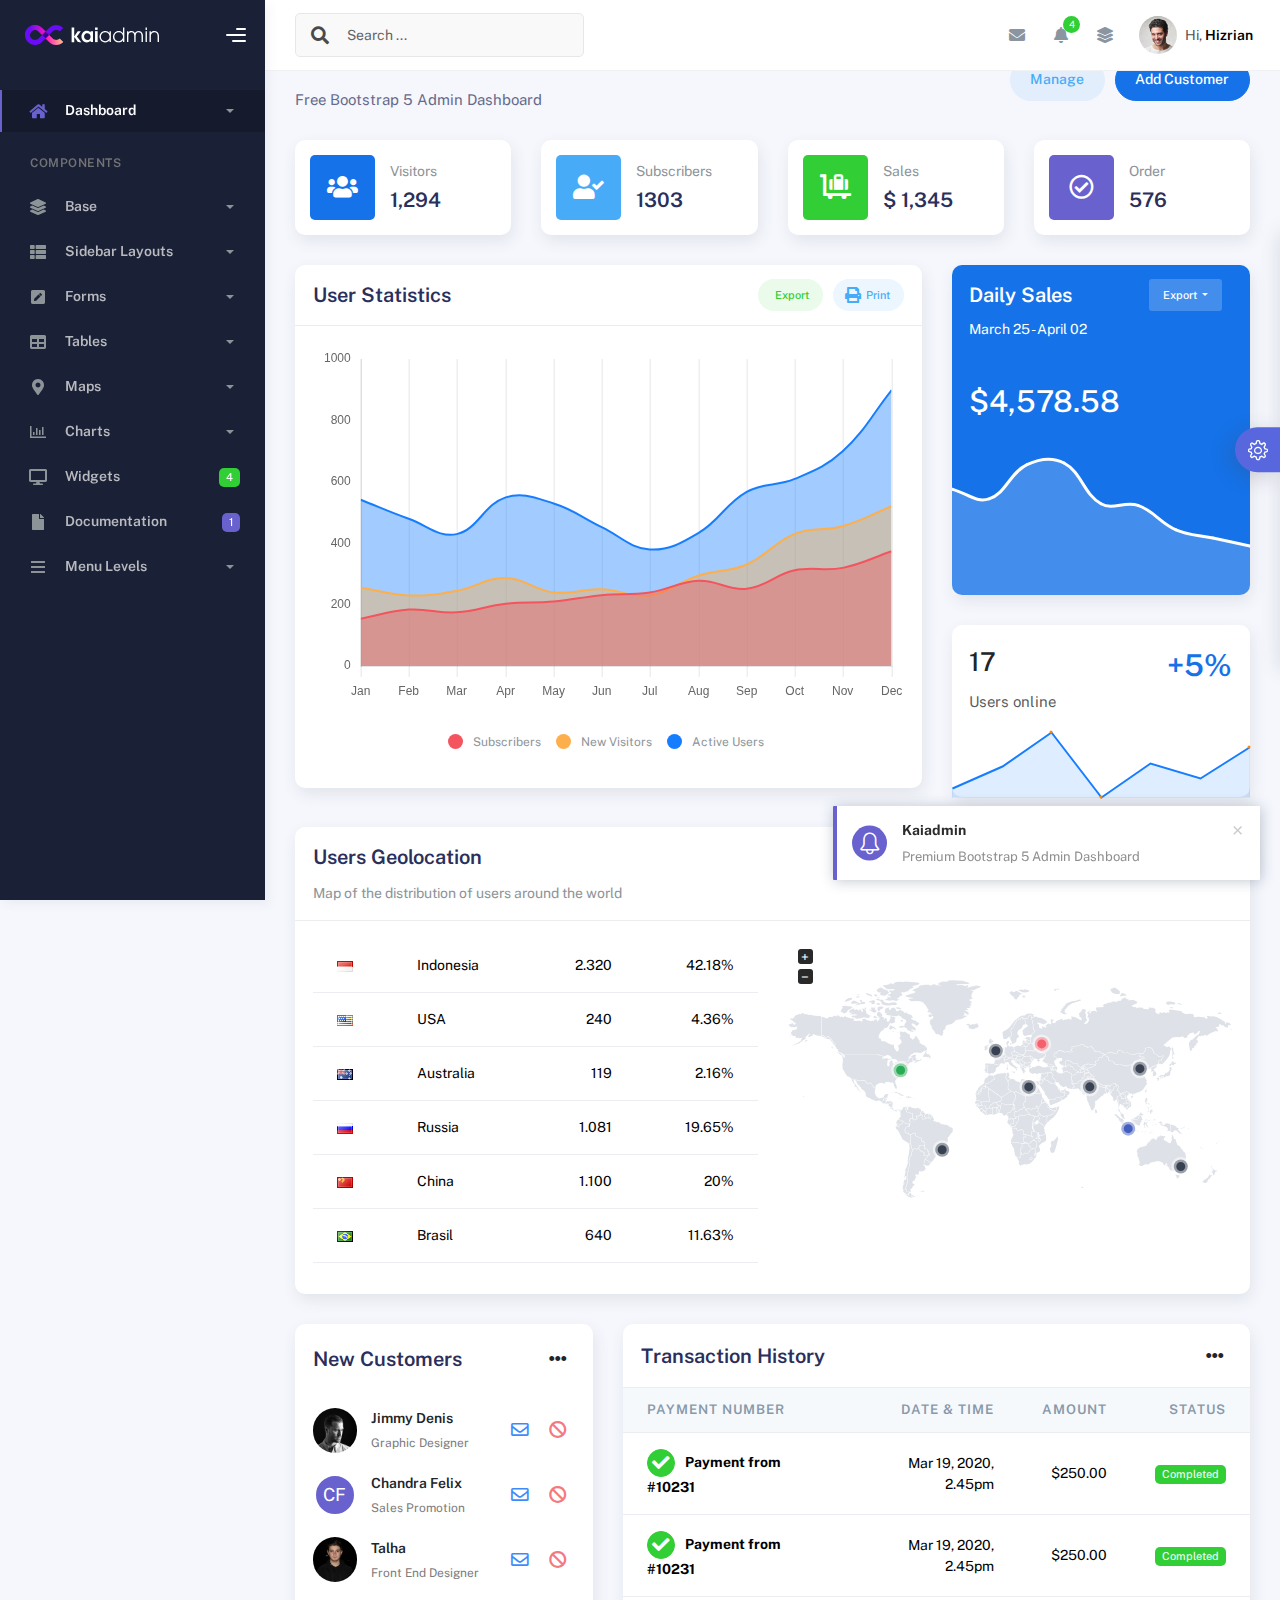
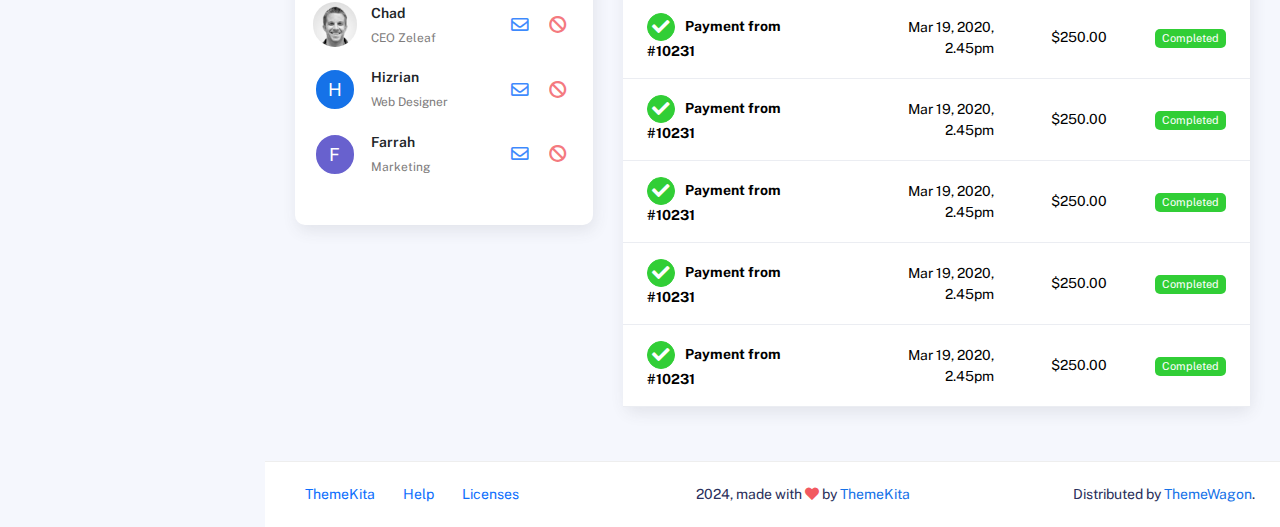
<file: index.html>
<?php


?>

<!DOCTYPE html>
<html lang="en">
  <head>
    <meta http-equiv="X-UA-Compatible" content="IE=edge" />
    <title>KCP Job Order</title>
    <meta
      content="width=device-width, initial-scale=1.0, shrink-to-fit=no"
      name="viewport"
    />
    <link
      rel="icon"
      href="assets/img/kaiadmin/favicon.ico"
      type="image/x-icon"
    />

    <!-- Fonts and icons -->
    <script src="assets/js/plugin/webfont/webfont.min.js"></script>
    <script>
      WebFont.load({
        google: { families: ["Public Sans:300,400,500,600,700"] },
        custom: {
          families: [
            "Font Awesome 5 Solid",
            "Font Awesome 5 Regular",
            "Font Awesome 5 Brands",
            "simple-line-icons",
          ],
          urls: ["assets/css/fonts.min.css"],
        },
        active: function () {
          sessionStorage.fonts = true;
        },
      });
    </script>

    <!-- CSS Files -->
    <link rel="stylesheet" href="assets/css/bootstrap.min.css" />
    <link rel="stylesheet" href="assets/css/plugins.min.css" />
    <link rel="stylesheet" href="assets/css/kaiadmin.min.css" />

    <!-- CSS Just for demo purpose, don't include it in your project -->
    <link rel="stylesheet" href="assets/css/demo.css" />
  </head>
  <body>
    <div class="wrapper">
      <!-- Sidebar -->
      <div class="sidebar" data-background-color="dark">
        <div class="sidebar-logo">
          <!-- Logo Header -->
          <div class="logo-header" data-background-color="dark">
            <a href="index.html" class="logo">
              <img
                src="assets/img/kaiadmin/logo_light.svg"
                alt="navbar brand"
                class="navbar-brand"
                height="20"
              />
            </a>
            <div class="nav-toggle">
              <button class="btn btn-toggle toggle-sidebar">
                <i class="gg-menu-right"></i>
              </button>
              <button class="btn btn-toggle sidenav-toggler">
                <i class="gg-menu-left"></i>
              </button>
            </div>
            <button class="topbar-toggler more">
              <i class="gg-more-vertical-alt"></i>
            </button>
          </div>
          <!-- End Logo Header -->
        </div>
        <div class="sidebar-wrapper scrollbar scrollbar-inner">
          <div class="sidebar-content">
            <ul class="nav nav-secondary">
              <li class="nav-item active">
                <a
                  data-bs-toggle="collapse"
                  href="#dashboard"
                  class="collapsed"
                  aria-expanded="false"
                >
                  <i class="fas fa-home"></i>
                  <p>Dashboard</p>
                  <span class="caret"></span>
                </a>
                <div class="collapse" id="dashboard">
                  <ul class="nav nav-collapse">
                    <li>
                      <a href="../demo1/index.html">
                        <span class="sub-item">Dashboard 1</span>
                      </a>
                    </li>
                  </ul>
                </div>
              </li>
              <li class="nav-section">
                <span class="sidebar-mini-icon">
                  <i class="fa fa-ellipsis-h"></i>
                </span>
                <h4 class="text-section">Components</h4>
              </li>
              <li class="nav-item">
                <a data-bs-toggle="collapse" href="#base">
                  <i class="fas fa-layer-group"></i>
                  <p>Base</p>
                  <span class="caret"></span>
                </a>
                <div class="collapse" id="base">
                  <ul class="nav nav-collapse">
                    <li>
                      <a href="components/avatars.html">
                        <span class="sub-item">Avatars</span>
                      </a>
                    </li>
                    <li>
                      <a href="components/buttons.html">
                        <span class="sub-item">Buttons</span>
                      </a>
                    </li>
                    <li>
                      <a href="components/gridsystem.html">
                        <span class="sub-item">Grid System</span>
                      </a>
                    </li>
                    <li>
                      <a href="components/panels.html">
                        <span class="sub-item">Panels</span>
                      </a>
                    </li>
                    <li>
                      <a href="components/notifications.html">
                        <span class="sub-item">Notifications</span>
                      </a>
                    </li>
                    <li>
                      <a href="components/sweetalert.html">
                        <span class="sub-item">Sweet Alert</span>
                      </a>
                    </li>
                    <li>
                      <a href="components/font-awesome-icons.html">
                        <span class="sub-item">Font Awesome Icons</span>
                      </a>
                    </li>
                    <li>
                      <a href="components/simple-line-icons.html">
                        <span class="sub-item">Simple Line Icons</span>
                      </a>
                    </li>
                    <li>
                      <a href="components/typography.html">
                        <span class="sub-item">Typography</span>
                      </a>
                    </li>
                  </ul>
                </div>
              </li>
              <li class="nav-item">
                <a data-bs-toggle="collapse" href="#sidebarLayouts">
                  <i class="fas fa-th-list"></i>
                  <p>Sidebar Layouts</p>
                  <span class="caret"></span>
                </a>
                <div class="collapse" id="sidebarLayouts">
                  <ul class="nav nav-collapse">
                    <li>
                      <a href="sidebar-style-2.html">
                        <span class="sub-item">Sidebar Style 2</span>
                      </a>
                    </li>
                    <li>
                      <a href="icon-menu.html">
                        <span class="sub-item">Icon Menu</span>
                      </a>
                    </li>
                  </ul>
                </div>
              </li>
              <li class="nav-item">
                <a data-bs-toggle="collapse" href="#forms">
                  <i class="fas fa-pen-square"></i>
                  <p>Forms</p>
                  <span class="caret"></span>
                </a>
                <div class="collapse" id="forms">
                  <ul class="nav nav-collapse">
                    <li>
                      <a href="forms/forms.html">
                        <span class="sub-item">Basic Form</span>
                      </a>
                    </li>
                  </ul>
                </div>
              </li>
              <li class="nav-item">
                <a data-bs-toggle="collapse" href="#tables">
                  <i class="fas fa-table"></i>
                  <p>Tables</p>
                  <span class="caret"></span>
                </a>
                <div class="collapse" id="tables">
                  <ul class="nav nav-collapse">
                    <li>
                      <a href="tables/tables.html">
                        <span class="sub-item">Basic Table</span>
                      </a>
                    </li>
                    <li>
                      <a href="tables/datatables.html">
                        <span class="sub-item">Datatables</span>
                      </a>
                    </li>
                  </ul>
                </div>
              </li>
              <li class="nav-item">
                <a data-bs-toggle="collapse" href="#maps">
                  <i class="fas fa-map-marker-alt"></i>
                  <p>Maps</p>
                  <span class="caret"></span>
                </a>
                <div class="collapse" id="maps">
                  <ul class="nav nav-collapse">
                    <li>
                      <a href="maps/googlemaps.html">
                        <span class="sub-item">Google Maps</span>
                      </a>
                    </li>
                    <li>
                      <a href="maps/jsvectormap.html">
                        <span class="sub-item">Jsvectormap</span>
                      </a>
                    </li>
                  </ul>
                </div>
              </li>
              <li class="nav-item">
                <a data-bs-toggle="collapse" href="#charts">
                  <i class="far fa-chart-bar"></i>
                  <p>Charts</p>
                  <span class="caret"></span>
                </a>
                <div class="collapse" id="charts">
                  <ul class="nav nav-collapse">
                    <li>
                      <a href="charts/charts.html">
                        <span class="sub-item">Chart Js</span>
                      </a>
                    </li>
                    <li>
                      <a href="charts/sparkline.html">
                        <span class="sub-item">Sparkline</span>
                      </a>
                    </li>
                  </ul>
                </div>
              </li>
              <li class="nav-item">
                <a href="widgets.html">
                  <i class="fas fa-desktop"></i>
                  <p>Widgets</p>
                  <span class="badge badge-success">4</span>
                </a>
              </li>
              <li class="nav-item">
                <a href="../../documentation/index.html">
                  <i class="fas fa-file"></i>
                  <p>Documentation</p>
                  <span class="badge badge-secondary">1</span>
                </a>
              </li>
              <li class="nav-item">
                <a data-bs-toggle="collapse" href="#submenu">
                  <i class="fas fa-bars"></i>
                  <p>Menu Levels</p>
                  <span class="caret"></span>
                </a>
                <div class="collapse" id="submenu">
                  <ul class="nav nav-collapse">
                    <li>
                      <a data-bs-toggle="collapse" href="#subnav1">
                        <span class="sub-item">Level 1</span>
                        <span class="caret"></span>
                      </a>
                      <div class="collapse" id="subnav1">
                        <ul class="nav nav-collapse subnav">
                          <li>
                            <a href="#">
                              <span class="sub-item">Level 2</span>
                            </a>
                          </li>
                          <li>
                            <a href="#">
                              <span class="sub-item">Level 2</span>
                            </a>
                          </li>
                        </ul>
                      </div>
                    </li>
                    <li>
                      <a data-bs-toggle="collapse" href="#subnav2">
                        <span class="sub-item">Level 1</span>
                        <span class="caret"></span>
                      </a>
                      <div class="collapse" id="subnav2">
                        <ul class="nav nav-collapse subnav">
                          <li>
                            <a href="#">
                              <span class="sub-item">Level 2</span>
                            </a>
                          </li>
                        </ul>
                      </div>
                    </li>
                    <li>
                      <a href="#">
                        <span class="sub-item">Level 1</span>
                      </a>
                    </li>
                  </ul>
                </div>
              </li>
            </ul>
          </div>
        </div>
      </div>
      <!-- End Sidebar -->

      <div class="main-panel">
        <div class="main-header">
          <div class="main-header-logo">
            <!-- Logo Header -->
            <div class="logo-header" data-background-color="dark">
              <a href="index.html" class="logo">
                <img
                  src="assets/img/kaiadmin/logo_light.svg"
                  alt="navbar brand"
                  class="navbar-brand"
                  height="20"
                />
              </a>
              <div class="nav-toggle">
                <button class="btn btn-toggle toggle-sidebar">
                  <i class="gg-menu-right"></i>
                </button>
                <button class="btn btn-toggle sidenav-toggler">
                  <i class="gg-menu-left"></i>
                </button>
              </div>
              <button class="topbar-toggler more">
                <i class="gg-more-vertical-alt"></i>
              </button>
            </div>
            <!-- End Logo Header -->
          </div>
          <!-- Navbar Header -->
          <nav
            class="navbar navbar-header navbar-header-transparent navbar-expand-lg border-bottom"
          >
            <div class="container-fluid">
              <nav
                class="navbar navbar-header-left navbar-expand-lg navbar-form nav-search p-0 d-none d-lg-flex"
              >
                <div class="input-group">
                  <div class="input-group-prepend">
                    <button type="submit" class="btn btn-search pe-1">
                      <i class="fa fa-search search-icon"></i>
                    </button>
                  </div>
                  <input
                    type="text"
                    placeholder="Search ..."
                    class="form-control"
                  />
                </div>
              </nav>

              <ul class="navbar-nav topbar-nav ms-md-auto align-items-center">
                <li
                  class="nav-item topbar-icon dropdown hidden-caret d-flex d-lg-none"
                >
                  <a
                    class="nav-link dropdown-toggle"
                    data-bs-toggle="dropdown"
                    href="#"
                    role="button"
                    aria-expanded="false"
                    aria-haspopup="true"
                  >
                    <i class="fa fa-search"></i>
                  </a>
                  <ul class="dropdown-menu dropdown-search animated fadeIn">
                    <form class="navbar-left navbar-form nav-search">
                      <div class="input-group">
                        <input
                          type="text"
                          placeholder="Search ..."
                          class="form-control"
                        />
                      </div>
                    </form>
                  </ul>
                </li>
                <li class="nav-item topbar-icon dropdown hidden-caret">
                  <a
                    class="nav-link dropdown-toggle"
                    href="#"
                    id="messageDropdown"
                    role="button"
                    data-bs-toggle="dropdown"
                    aria-haspopup="true"
                    aria-expanded="false"
                  >
                    <i class="fa fa-envelope"></i>
                  </a>
                  <ul
                    class="dropdown-menu messages-notif-box animated fadeIn"
                    aria-labelledby="messageDropdown"
                  >
                    <li>
                      <div
                        class="dropdown-title d-flex justify-content-between align-items-center"
                      >
                        Messages
                        <a href="#" class="small">Mark all as read</a>
                      </div>
                    </li>
                    <li>
                      <div class="message-notif-scroll scrollbar-outer">
                        <div class="notif-center">
                          <a href="#">
                            <div class="notif-img">
                              <img
                                src="assets/img/jm_denis.jpg"
                                alt="Img Profile"
                              />
                            </div>
                            <div class="notif-content">
                              <span class="subject">Jimmy Denis</span>
                              <span class="block"> How are you ? </span>
                              <span class="time">5 minutes ago</span>
                            </div>
                          </a>
                          <a href="#">
                            <div class="notif-img">
                              <img
                                src="assets/img/chadengle.jpg"
                                alt="Img Profile"
                              />
                            </div>
                            <div class="notif-content">
                              <span class="subject">Chad</span>
                              <span class="block"> Ok, Thanks ! </span>
                              <span class="time">12 minutes ago</span>
                            </div>
                          </a>
                          <a href="#">
                            <div class="notif-img">
                              <img
                                src="assets/img/mlane.jpg"
                                alt="Img Profile"
                              />
                            </div>
                            <div class="notif-content">
                              <span class="subject">Jhon Doe</span>
                              <span class="block">
                                Ready for the meeting today...
                              </span>
                              <span class="time">12 minutes ago</span>
                            </div>
                          </a>
                          <a href="#">
                            <div class="notif-img">
                              <img
                                src="assets/img/talha.jpg"
                                alt="Img Profile"
                              />
                            </div>
                            <div class="notif-content">
                              <span class="subject">Talha</span>
                              <span class="block"> Hi, Apa Kabar ? </span>
                              <span class="time">17 minutes ago</span>
                            </div>
                          </a>
                        </div>
                      </div>
                    </li>
                    <li>
                      <a class="see-all" href="javascript:void(0);"
                        >See all messages<i class="fa fa-angle-right"></i>
                      </a>
                    </li>
                  </ul>
                </li>
                <li class="nav-item topbar-icon dropdown hidden-caret">
                  <a
                    class="nav-link dropdown-toggle"
                    href="#"
                    id="notifDropdown"
                    role="button"
                    data-bs-toggle="dropdown"
                    aria-haspopup="true"
                    aria-expanded="false"
                  >
                    <i class="fa fa-bell"></i>
                    <span class="notification">4</span>
                  </a>
                  <ul
                    class="dropdown-menu notif-box animated fadeIn"
                    aria-labelledby="notifDropdown"
                  >
                    <li>
                      <div class="dropdown-title">
                        You have 4 new notification
                      </div>
                    </li>
                    <li>
                      <div class="notif-scroll scrollbar-outer">
                        <div class="notif-center">
                          <a href="#">
                            <div class="notif-icon notif-primary">
                              <i class="fa fa-user-plus"></i>
                            </div>
                            <div class="notif-content">
                              <span class="block"> New user registered </span>
                              <span class="time">5 minutes ago</span>
                            </div>
                          </a>
                          <a href="#">
                            <div class="notif-icon notif-success">
                              <i class="fa fa-comment"></i>
                            </div>
                            <div class="notif-content">
                              <span class="block">
                                Rahmad commented on Admin
                              </span>
                              <span class="time">12 minutes ago</span>
                            </div>
                          </a>
                          <a href="#">
                            <div class="notif-img">
                              <img
                                src="assets/img/profile2.jpg"
                                alt="Img Profile"
                              />
                            </div>
                            <div class="notif-content">
                              <span class="block">
                                Reza send messages to you
                              </span>
                              <span class="time">12 minutes ago</span>
                            </div>
                          </a>
                          <a href="#">
                            <div class="notif-icon notif-danger">
                              <i class="fa fa-heart"></i>
                            </div>
                            <div class="notif-content">
                              <span class="block"> Farrah liked Admin </span>
                              <span class="time">17 minutes ago</span>
                            </div>
                          </a>
                        </div>
                      </div>
                    </li>
                    <li>
                      <a class="see-all" href="javascript:void(0);"
                        >See all notifications<i class="fa fa-angle-right"></i>
                      </a>
                    </li>
                  </ul>
                </li>
                <li class="nav-item topbar-icon dropdown hidden-caret">
                  <a
                    class="nav-link"
                    data-bs-toggle="dropdown"
                    href="#"
                    aria-expanded="false"
                  >
                    <i class="fas fa-layer-group"></i>
                  </a>
                  <div class="dropdown-menu quick-actions animated fadeIn">
                    <div class="quick-actions-header">
                      <span class="title mb-1">Quick Actions</span>
                      <span class="subtitle op-7">Shortcuts</span>
                    </div>
                    <div class="quick-actions-scroll scrollbar-outer">
                      <div class="quick-actions-items">
                        <div class="row m-0">
                          <a class="col-6 col-md-4 p-0" href="#">
                            <div class="quick-actions-item">
                              <div class="avatar-item bg-danger rounded-circle">
                                <i class="far fa-calendar-alt"></i>
                              </div>
                              <span class="text">Calendar</span>
                            </div>
                          </a>
                          <a class="col-6 col-md-4 p-0" href="#">
                            <div class="quick-actions-item">
                              <div
                                class="avatar-item bg-warning rounded-circle"
                              >
                                <i class="fas fa-map"></i>
                              </div>
                              <span class="text">Maps</span>
                            </div>
                          </a>
                          <a class="col-6 col-md-4 p-0" href="#">
                            <div class="quick-actions-item">
                              <div class="avatar-item bg-info rounded-circle">
                                <i class="fas fa-file-excel"></i>
                              </div>
                              <span class="text">Reports</span>
                            </div>
                          </a>
                          <a class="col-6 col-md-4 p-0" href="#">
                            <div class="quick-actions-item">
                              <div
                                class="avatar-item bg-success rounded-circle"
                              >
                                <i class="fas fa-envelope"></i>
                              </div>
                              <span class="text">Emails</span>
                            </div>
                          </a>
                          <a class="col-6 col-md-4 p-0" href="#">
                            <div class="quick-actions-item">
                              <div
                                class="avatar-item bg-primary rounded-circle"
                              >
                                <i class="fas fa-file-invoice-dollar"></i>
                              </div>
                              <span class="text">Invoice</span>
                            </div>
                          </a>
                          <a class="col-6 col-md-4 p-0" href="#">
                            <div class="quick-actions-item">
                              <div
                                class="avatar-item bg-secondary rounded-circle"
                              >
                                <i class="fas fa-credit-card"></i>
                              </div>
                              <span class="text">Payments</span>
                            </div>
                          </a>
                        </div>
                      </div>
                    </div>
                  </div>
                </li>

                <li class="nav-item topbar-user dropdown hidden-caret">
                  <a
                    class="dropdown-toggle profile-pic"
                    data-bs-toggle="dropdown"
                    href="#"
                    aria-expanded="false"
                  >
                    <div class="avatar-sm">
                      <img
                        src="assets/img/profile.jpg"
                        alt="..."
                        class="avatar-img rounded-circle"
                      />
                    </div>
                    <span class="profile-username">
                      <span class="op-7">Hi,</span>
                      <span class="fw-bold">Hizrian</span>
                    </span>
                  </a>
                  <ul class="dropdown-menu dropdown-user animated fadeIn">
                    <div class="dropdown-user-scroll scrollbar-outer">
                      <li>
                        <div class="user-box">
                          <div class="avatar-lg">
                            <img
                              src="assets/img/profile.jpg"
                              alt="image profile"
                              class="avatar-img rounded"
                            />
                          </div>
                          <div class="u-text">
                            <h4>Hizrian</h4>
                            <p class="text-muted">hello@example.com</p>
                            <a
                              href="profile.html"
                              class="btn btn-xs btn-secondary btn-sm"
                              >View Profile</a
                            >
                          </div>
                        </div>
                      </li>
                      <li>
                        <div class="dropdown-divider"></div>
                        <a class="dropdown-item" href="#">My Profile</a>
                        <a class="dropdown-item" href="#">My Balance</a>
                        <a class="dropdown-item" href="#">Inbox</a>
                        <div class="dropdown-divider"></div>
                        <a class="dropdown-item" href="#">Account Setting</a>
                        <div class="dropdown-divider"></div>
                        <a class="dropdown-item" href="#">Logout</a>
                      </li>
                    </div>
                  </ul>
                </li>
              </ul>
            </div>
          </nav>
          <!-- End Navbar -->
        </div>

        <div class="container">
          <div class="page-inner">
            <div
              class="d-flex align-items-left align-items-md-center flex-column flex-md-row pt-2 pb-4"
            >
              <div>
                <h3 class="fw-bold mb-3">Dashboard</h3>
                <h6 class="op-7 mb-2">Free Bootstrap 5 Admin Dashboard</h6>
              </div>
              <div class="ms-md-auto py-2 py-md-0">
                <a href="#" class="btn btn-label-info btn-round me-2">Manage</a>
                <a href="#" class="btn btn-primary btn-round">Add Customer</a>
              </div>
            </div>
            <div class="row">
              <div class="col-sm-6 col-md-3">
                <div class="card card-stats card-round">
                  <div class="card-body">
                    <div class="row align-items-center">
                      <div class="col-icon">
                        <div
                          class="icon-big text-center icon-primary bubble-shadow-small"
                        >
                          <i class="fas fa-users"></i>
                        </div>
                      </div>
                      <div class="col col-stats ms-3 ms-sm-0">
                        <div class="numbers">
                          <p class="card-category">Visitors</p>
                          <h4 class="card-title">1,294</h4>
                        </div>
                      </div>
                    </div>
                  </div>
                </div>
              </div>
              <div class="col-sm-6 col-md-3">
                <div class="card card-stats card-round">
                  <div class="card-body">
                    <div class="row align-items-center">
                      <div class="col-icon">
                        <div
                          class="icon-big text-center icon-info bubble-shadow-small"
                        >
                          <i class="fas fa-user-check"></i>
                        </div>
                      </div>
                      <div class="col col-stats ms-3 ms-sm-0">
                        <div class="numbers">
                          <p class="card-category">Subscribers</p>
                          <h4 class="card-title">1303</h4>
                        </div>
                      </div>
                    </div>
                  </div>
                </div>
              </div>
              <div class="col-sm-6 col-md-3">
                <div class="card card-stats card-round">
                  <div class="card-body">
                    <div class="row align-items-center">
                      <div class="col-icon">
                        <div
                          class="icon-big text-center icon-success bubble-shadow-small"
                        >
                          <i class="fas fa-luggage-cart"></i>
                        </div>
                      </div>
                      <div class="col col-stats ms-3 ms-sm-0">
                        <div class="numbers">
                          <p class="card-category">Sales</p>
                          <h4 class="card-title">$ 1,345</h4>
                        </div>
                      </div>
                    </div>
                  </div>
                </div>
              </div>
              <div class="col-sm-6 col-md-3">
                <div class="card card-stats card-round">
                  <div class="card-body">
                    <div class="row align-items-center">
                      <div class="col-icon">
                        <div
                          class="icon-big text-center icon-secondary bubble-shadow-small"
                        >
                          <i class="far fa-check-circle"></i>
                        </div>
                      </div>
                      <div class="col col-stats ms-3 ms-sm-0">
                        <div class="numbers">
                          <p class="card-category">Order</p>
                          <h4 class="card-title">576</h4>
                        </div>
                      </div>
                    </div>
                  </div>
                </div>
              </div>
            </div>
            <div class="row">
              <div class="col-md-8">
                <div class="card card-round">
                  <div class="card-header">
                    <div class="card-head-row">
                      <div class="card-title">User Statistics</div>
                      <div class="card-tools">
                        <a
                          href="#"
                          class="btn btn-label-success btn-round btn-sm me-2"
                        >
                          <span class="btn-label">
                            <i class="fa fa-pencil"></i>
                          </span>
                          Export
                        </a>
                        <a href="#" class="btn btn-label-info btn-round btn-sm">
                          <span class="btn-label">
                            <i class="fa fa-print"></i>
                          </span>
                          Print
                        </a>
                      </div>
                    </div>
                  </div>
                  <div class="card-body">
                    <div class="chart-container" style="min-height: 375px">
                      <canvas id="statisticsChart"></canvas>
                    </div>
                    <div id="myChartLegend"></div>
                  </div>
                </div>
              </div>
              <div class="col-md-4">
                <div class="card card-primary card-round">
                  <div class="card-header">
                    <div class="card-head-row">
                      <div class="card-title">Daily Sales</div>
                      <div class="card-tools">
                        <div class="dropdown">
                          <button
                            class="btn btn-sm btn-label-light dropdown-toggle"
                            type="button"
                            id="dropdownMenuButton"
                            data-bs-toggle="dropdown"
                            aria-haspopup="true"
                            aria-expanded="false"
                          >
                            Export
                          </button>
                          <div
                            class="dropdown-menu"
                            aria-labelledby="dropdownMenuButton"
                          >
                            <a class="dropdown-item" href="#">Action</a>
                            <a class="dropdown-item" href="#">Another action</a>
                            <a class="dropdown-item" href="#"
                              >Something else here</a
                            >
                          </div>
                        </div>
                      </div>
                    </div>
                    <div class="card-category">March 25 - April 02</div>
                  </div>
                  <div class="card-body pb-0">
                    <div class="mb-4 mt-2">
                      <h1>$4,578.58</h1>
                    </div>
                    <div class="pull-in">
                      <canvas id="dailySalesChart"></canvas>
                    </div>
                  </div>
                </div>
                <div class="card card-round">
                  <div class="card-body pb-0">
                    <div class="h1 fw-bold float-end text-primary">+5%</div>
                    <h2 class="mb-2">17</h2>
                    <p class="text-muted">Users online</p>
                    <div class="pull-in sparkline-fix">
                      <div id="lineChart"></div>
                    </div>
                  </div>
                </div>
              </div>
            </div>
            <div class="row">
              <div class="col-md-12">
                <div class="card card-round">
                  <div class="card-header">
                    <div class="card-head-row card-tools-still-right">
                      <h4 class="card-title">Users Geolocation</h4>
                      <div class="card-tools">
                        <button
                          class="btn btn-icon btn-link btn-primary btn-xs"
                        >
                          <span class="fa fa-angle-down"></span>
                        </button>
                        <button
                          class="btn btn-icon btn-link btn-primary btn-xs btn-refresh-card"
                        >
                          <span class="fa fa-sync-alt"></span>
                        </button>
                        <button
                          class="btn btn-icon btn-link btn-primary btn-xs"
                        >
                          <span class="fa fa-times"></span>
                        </button>
                      </div>
                    </div>
                    <p class="card-category">
                      Map of the distribution of users around the world
                    </p>
                  </div>
                  <div class="card-body">
                    <div class="row">
                      <div class="col-md-6">
                        <div class="table-responsive table-hover table-sales">
                          <table class="table">
                            <tbody>
                              <tr>
                                <td>
                                  <div class="flag">
                                    <img
                                      src="assets/img/flags/id.png"
                                      alt="indonesia"
                                    />
                                  </div>
                                </td>
                                <td>Indonesia</td>
                                <td class="text-end">2.320</td>
                                <td class="text-end">42.18%</td>
                              </tr>
                              <tr>
                                <td>
                                  <div class="flag">
                                    <img
                                      src="assets/img/flags/us.png"
                                      alt="united states"
                                    />
                                  </div>
                                </td>
                                <td>USA</td>
                                <td class="text-end">240</td>
                                <td class="text-end">4.36%</td>
                              </tr>
                              <tr>
                                <td>
                                  <div class="flag">
                                    <img
                                      src="assets/img/flags/au.png"
                                      alt="australia"
                                    />
                                  </div>
                                </td>
                                <td>Australia</td>
                                <td class="text-end">119</td>
                                <td class="text-end">2.16%</td>
                              </tr>
                              <tr>
                                <td>
                                  <div class="flag">
                                    <img
                                      src="assets/img/flags/ru.png"
                                      alt="russia"
                                    />
                                  </div>
                                </td>
                                <td>Russia</td>
                                <td class="text-end">1.081</td>
                                <td class="text-end">19.65%</td>
                              </tr>
                              <tr>
                                <td>
                                  <div class="flag">
                                    <img
                                      src="assets/img/flags/cn.png"
                                      alt="china"
                                    />
                                  </div>
                                </td>
                                <td>China</td>
                                <td class="text-end">1.100</td>
                                <td class="text-end">20%</td>
                              </tr>
                              <tr>
                                <td>
                                  <div class="flag">
                                    <img
                                      src="assets/img/flags/br.png"
                                      alt="brazil"
                                    />
                                  </div>
                                </td>
                                <td>Brasil</td>
                                <td class="text-end">640</td>
                                <td class="text-end">11.63%</td>
                              </tr>
                            </tbody>
                          </table>
                        </div>
                      </div>
                      <div class="col-md-6">
                        <div class="mapcontainer">
                          <div
                            id="world-map"
                            class="w-100"
                            style="height: 300px"
                          ></div>
                        </div>
                      </div>
                    </div>
                  </div>
                </div>
              </div>
            </div>
            <div class="row">
              <div class="col-md-4">
                <div class="card card-round">
                  <div class="card-body">
                    <div class="card-head-row card-tools-still-right">
                      <div class="card-title">New Customers</div>
                      <div class="card-tools">
                        <div class="dropdown">
                          <button
                            class="btn btn-icon btn-clean me-0"
                            type="button"
                            id="dropdownMenuButton"
                            data-bs-toggle="dropdown"
                            aria-haspopup="true"
                            aria-expanded="false"
                          >
                            <i class="fas fa-ellipsis-h"></i>
                          </button>
                          <div
                            class="dropdown-menu"
                            aria-labelledby="dropdownMenuButton"
                          >
                            <a class="dropdown-item" href="#">Action</a>
                            <a class="dropdown-item" href="#">Another action</a>
                            <a class="dropdown-item" href="#"
                              >Something else here</a
                            >
                          </div>
                        </div>
                      </div>
                    </div>
                    <div class="card-list py-4">
                      <div class="item-list">
                        <div class="avatar">
                          <img
                            src="assets/img/jm_denis.jpg"
                            alt="..."
                            class="avatar-img rounded-circle"
                          />
                        </div>
                        <div class="info-user ms-3">
                          <div class="username">Jimmy Denis</div>
                          <div class="status">Graphic Designer</div>
                        </div>
                        <button class="btn btn-icon btn-link op-8 me-1">
                          <i class="far fa-envelope"></i>
                        </button>
                        <button class="btn btn-icon btn-link btn-danger op-8">
                          <i class="fas fa-ban"></i>
                        </button>
                      </div>
                      <div class="item-list">
                        <div class="avatar">
                          <span
                            class="avatar-title rounded-circle border border-white"
                            >CF</span
                          >
                        </div>
                        <div class="info-user ms-3">
                          <div class="username">Chandra Felix</div>
                          <div class="status">Sales Promotion</div>
                        </div>
                        <button class="btn btn-icon btn-link op-8 me-1">
                          <i class="far fa-envelope"></i>
                        </button>
                        <button class="btn btn-icon btn-link btn-danger op-8">
                          <i class="fas fa-ban"></i>
                        </button>
                      </div>
                      <div class="item-list">
                        <div class="avatar">
                          <img
                            src="assets/img/talha.jpg"
                            alt="..."
                            class="avatar-img rounded-circle"
                          />
                        </div>
                        <div class="info-user ms-3">
                          <div class="username">Talha</div>
                          <div class="status">Front End Designer</div>
                        </div>
                        <button class="btn btn-icon btn-link op-8 me-1">
                          <i class="far fa-envelope"></i>
                        </button>
                        <button class="btn btn-icon btn-link btn-danger op-8">
                          <i class="fas fa-ban"></i>
                        </button>
                      </div>
                      <div class="item-list">
                        <div class="avatar">
                          <img
                            src="assets/img/chadengle.jpg"
                            alt="..."
                            class="avatar-img rounded-circle"
                          />
                        </div>
                        <div class="info-user ms-3">
                          <div class="username">Chad</div>
                          <div class="status">CEO Zeleaf</div>
                        </div>
                        <button class="btn btn-icon btn-link op-8 me-1">
                          <i class="far fa-envelope"></i>
                        </button>
                        <button class="btn btn-icon btn-link btn-danger op-8">
                          <i class="fas fa-ban"></i>
                        </button>
                      </div>
                      <div class="item-list">
                        <div class="avatar">
                          <span
                            class="avatar-title rounded-circle border border-white bg-primary"
                            >H</span
                          >
                        </div>
                        <div class="info-user ms-3">
                          <div class="username">Hizrian</div>
                          <div class="status">Web Designer</div>
                        </div>
                        <button class="btn btn-icon btn-link op-8 me-1">
                          <i class="far fa-envelope"></i>
                        </button>
                        <button class="btn btn-icon btn-link btn-danger op-8">
                          <i class="fas fa-ban"></i>
                        </button>
                      </div>
                      <div class="item-list">
                        <div class="avatar">
                          <span
                            class="avatar-title rounded-circle border border-white bg-secondary"
                            >F</span
                          >
                        </div>
                        <div class="info-user ms-3">
                          <div class="username">Farrah</div>
                          <div class="status">Marketing</div>
                        </div>
                        <button class="btn btn-icon btn-link op-8 me-1">
                          <i class="far fa-envelope"></i>
                        </button>
                        <button class="btn btn-icon btn-link btn-danger op-8">
                          <i class="fas fa-ban"></i>
                        </button>
                      </div>
                    </div>
                  </div>
                </div>
              </div>
              <div class="col-md-8">
                <div class="card card-round">
                  <div class="card-header">
                    <div class="card-head-row card-tools-still-right">
                      <div class="card-title">Transaction History</div>
                      <div class="card-tools">
                        <div class="dropdown">
                          <button
                            class="btn btn-icon btn-clean me-0"
                            type="button"
                            id="dropdownMenuButton"
                            data-bs-toggle="dropdown"
                            aria-haspopup="true"
                            aria-expanded="false"
                          >
                            <i class="fas fa-ellipsis-h"></i>
                          </button>
                          <div
                            class="dropdown-menu"
                            aria-labelledby="dropdownMenuButton"
                          >
                            <a class="dropdown-item" href="#">Action</a>
                            <a class="dropdown-item" href="#">Another action</a>
                            <a class="dropdown-item" href="#"
                              >Something else here</a
                            >
                          </div>
                        </div>
                      </div>
                    </div>
                  </div>
                  <div class="card-body p-0">
                    <div class="table-responsive">
                      <!-- Projects table -->
                      <table class="table align-items-center mb-0">
                        <thead class="thead-light">
                          <tr>
                            <th scope="col">Payment Number</th>
                            <th scope="col" class="text-end">Date & Time</th>
                            <th scope="col" class="text-end">Amount</th>
                            <th scope="col" class="text-end">Status</th>
                          </tr>
                        </thead>
                        <tbody>
                          <tr>
                            <th scope="row">
                              <button
                                class="btn btn-icon btn-round btn-success btn-sm me-2"
                              >
                                <i class="fa fa-check"></i>
                              </button>
                              Payment from #10231
                            </th>
                            <td class="text-end">Mar 19, 2020, 2.45pm</td>
                            <td class="text-end">$250.00</td>
                            <td class="text-end">
                              <span class="badge badge-success">Completed</span>
                            </td>
                          </tr>
                          <tr>
                            <th scope="row">
                              <button
                                class="btn btn-icon btn-round btn-success btn-sm me-2"
                              >
                                <i class="fa fa-check"></i>
                              </button>
                              Payment from #10231
                            </th>
                            <td class="text-end">Mar 19, 2020, 2.45pm</td>
                            <td class="text-end">$250.00</td>
                            <td class="text-end">
                              <span class="badge badge-success">Completed</span>
                            </td>
                          </tr>
                          <tr>
                            <th scope="row">
                              <button
                                class="btn btn-icon btn-round btn-success btn-sm me-2"
                              >
                                <i class="fa fa-check"></i>
                              </button>
                              Payment from #10231
                            </th>
                            <td class="text-end">Mar 19, 2020, 2.45pm</td>
                            <td class="text-end">$250.00</td>
                            <td class="text-end">
                              <span class="badge badge-success">Completed</span>
                            </td>
                          </tr>
                          <tr>
                            <th scope="row">
                              <button
                                class="btn btn-icon btn-round btn-success btn-sm me-2"
                              >
                                <i class="fa fa-check"></i>
                              </button>
                              Payment from #10231
                            </th>
                            <td class="text-end">Mar 19, 2020, 2.45pm</td>
                            <td class="text-end">$250.00</td>
                            <td class="text-end">
                              <span class="badge badge-success">Completed</span>
                            </td>
                          </tr>
                          <tr>
                            <th scope="row">
                              <button
                                class="btn btn-icon btn-round btn-success btn-sm me-2"
                              >
                                <i class="fa fa-check"></i>
                              </button>
                              Payment from #10231
                            </th>
                            <td class="text-end">Mar 19, 2020, 2.45pm</td>
                            <td class="text-end">$250.00</td>
                            <td class="text-end">
                              <span class="badge badge-success">Completed</span>
                            </td>
                          </tr>
                          <tr>
                            <th scope="row">
                              <button
                                class="btn btn-icon btn-round btn-success btn-sm me-2"
                              >
                                <i class="fa fa-check"></i>
                              </button>
                              Payment from #10231
                            </th>
                            <td class="text-end">Mar 19, 2020, 2.45pm</td>
                            <td class="text-end">$250.00</td>
                            <td class="text-end">
                              <span class="badge badge-success">Completed</span>
                            </td>
                          </tr>
                          <tr>
                            <th scope="row">
                              <button
                                class="btn btn-icon btn-round btn-success btn-sm me-2"
                              >
                                <i class="fa fa-check"></i>
                              </button>
                              Payment from #10231
                            </th>
                            <td class="text-end">Mar 19, 2020, 2.45pm</td>
                            <td class="text-end">$250.00</td>
                            <td class="text-end">
                              <span class="badge badge-success">Completed</span>
                            </td>
                          </tr>
                        </tbody>
                      </table>
                    </div>
                  </div>
                </div>
              </div>
            </div>
          </div>
        </div>

        <footer class="footer">
          <div class="container-fluid d-flex justify-content-between">
            <nav class="pull-left">
              <ul class="nav">
                <li class="nav-item">
                  <a class="nav-link" href="http://www.themekita.com">
                    ThemeKita
                  </a>
                </li>
                <li class="nav-item">
                  <a class="nav-link" href="#"> Help </a>
                </li>
                <li class="nav-item">
                  <a class="nav-link" href="#"> Licenses </a>
                </li>
              </ul>
            </nav>
            <div class="copyright">
              2024, made with <i class="fa fa-heart heart text-danger"></i> by
              <a href="http://www.themekita.com">ThemeKita</a>
            </div>
            <div>
              Distributed by
              <a target="_blank" href="https://themewagon.com/">ThemeWagon</a>.
            </div>
          </div>
        </footer>
      </div>

      <!-- Custom template | don't include it in your project! -->
      <div class="custom-template">
        <div class="title">Settings</div>
        <div class="custom-content">
          <div class="switcher">
            <div class="switch-block">
              <h4>Logo Header</h4>
              <div class="btnSwitch">
                <button
                  type="button"
                  class="selected changeLogoHeaderColor"
                  data-color="dark"
                ></button>
                <button
                  type="button"
                  class="changeLogoHeaderColor"
                  data-color="blue"
                ></button>
                <button
                  type="button"
                  class="changeLogoHeaderColor"
                  data-color="purple"
                ></button>
                <button
                  type="button"
                  class="changeLogoHeaderColor"
                  data-color="light-blue"
                ></button>
                <button
                  type="button"
                  class="changeLogoHeaderColor"
                  data-color="green"
                ></button>
                <button
                  type="button"
                  class="changeLogoHeaderColor"
                  data-color="orange"
                ></button>
                <button
                  type="button"
                  class="changeLogoHeaderColor"
                  data-color="red"
                ></button>
                <button
                  type="button"
                  class="changeLogoHeaderColor"
                  data-color="white"
                ></button>
                <br />
                <button
                  type="button"
                  class="changeLogoHeaderColor"
                  data-color="dark2"
                ></button>
                <button
                  type="button"
                  class="changeLogoHeaderColor"
                  data-color="blue2"
                ></button>
                <button
                  type="button"
                  class="changeLogoHeaderColor"
                  data-color="purple2"
                ></button>
                <button
                  type="button"
                  class="changeLogoHeaderColor"
                  data-color="light-blue2"
                ></button>
                <button
                  type="button"
                  class="changeLogoHeaderColor"
                  data-color="green2"
                ></button>
                <button
                  type="button"
                  class="changeLogoHeaderColor"
                  data-color="orange2"
                ></button>
                <button
                  type="button"
                  class="changeLogoHeaderColor"
                  data-color="red2"
                ></button>
              </div>
            </div>
            <div class="switch-block">
              <h4>Navbar Header</h4>
              <div class="btnSwitch">
                <button
                  type="button"
                  class="changeTopBarColor"
                  data-color="dark"
                ></button>
                <button
                  type="button"
                  class="changeTopBarColor"
                  data-color="blue"
                ></button>
                <button
                  type="button"
                  class="changeTopBarColor"
                  data-color="purple"
                ></button>
                <button
                  type="button"
                  class="changeTopBarColor"
                  data-color="light-blue"
                ></button>
                <button
                  type="button"
                  class="changeTopBarColor"
                  data-color="green"
                ></button>
                <button
                  type="button"
                  class="changeTopBarColor"
                  data-color="orange"
                ></button>
                <button
                  type="button"
                  class="changeTopBarColor"
                  data-color="red"
                ></button>
                <button
                  type="button"
                  class="selected changeTopBarColor"
                  data-color="white"
                ></button>
                <br />
                <button
                  type="button"
                  class="changeTopBarColor"
                  data-color="dark2"
                ></button>
                <button
                  type="button"
                  class="changeTopBarColor"
                  data-color="blue2"
                ></button>
                <button
                  type="button"
                  class="changeTopBarColor"
                  data-color="purple2"
                ></button>
                <button
                  type="button"
                  class="changeTopBarColor"
                  data-color="light-blue2"
                ></button>
                <button
                  type="button"
                  class="changeTopBarColor"
                  data-color="green2"
                ></button>
                <button
                  type="button"
                  class="changeTopBarColor"
                  data-color="orange2"
                ></button>
                <button
                  type="button"
                  class="changeTopBarColor"
                  data-color="red2"
                ></button>
              </div>
            </div>
            <div class="switch-block">
              <h4>Sidebar</h4>
              <div class="btnSwitch">
                <button
                  type="button"
                  class="changeSideBarColor"
                  data-color="white"
                ></button>
                <button
                  type="button"
                  class="selected changeSideBarColor"
                  data-color="dark"
                ></button>
                <button
                  type="button"
                  class="changeSideBarColor"
                  data-color="dark2"
                ></button>
              </div>
            </div>
          </div>
        </div>
        <div class="custom-toggle">
          <i class="icon-settings"></i>
        </div>
      </div>
      <!-- End Custom template -->
    </div>
    <!--   Core JS Files   -->
    <script src="assets/js/core/jquery-3.7.1.min.js"></script>
    <script src="assets/js/core/popper.min.js"></script>
    <script src="assets/js/core/bootstrap.min.js"></script>

    <!-- jQuery Scrollbar -->
    <script src="assets/js/plugin/jquery-scrollbar/jquery.scrollbar.min.js"></script>

    <!-- Chart JS -->
    <script src="assets/js/plugin/chart.js/chart.min.js"></script>

    <!-- jQuery Sparkline -->
    <script src="assets/js/plugin/jquery.sparkline/jquery.sparkline.min.js"></script>

    <!-- Chart Circle -->
    <script src="assets/js/plugin/chart-circle/circles.min.js"></script>

    <!-- Datatables -->
    <script src="assets/js/plugin/datatables/datatables.min.js"></script>

    <!-- Bootstrap Notify -->
    <script src="assets/js/plugin/bootstrap-notify/bootstrap-notify.min.js"></script>

    <!-- jQuery Vector Maps -->
    <script src="assets/js/plugin/jsvectormap/jsvectormap.min.js"></script>
    <script src="assets/js/plugin/jsvectormap/world.js"></script>

    <!-- Sweet Alert -->
    <script src="assets/js/plugin/sweetalert/sweetalert.min.js"></script>

    <!-- Kaiadmin JS -->
    <script src="assets/js/kaiadmin.min.js"></script>

    <!-- Kaiadmin DEMO methods, don't include it in your project! -->
    <script src="assets/js/setting-demo.js"></script>
    <script src="assets/js/demo.js"></script>
    <script>
      $("#lineChart").sparkline([102, 109, 120, 99, 110, 105, 115], {
        type: "line",
        height: "70",
        width: "100%",
        lineWidth: "2",
        lineColor: "#177dff",
        fillColor: "rgba(23, 125, 255, 0.14)",
      });

      $("#lineChart2").sparkline([99, 125, 122, 105, 110, 124, 115], {
        type: "line",
        height: "70",
        width: "100%",
        lineWidth: "2",
        lineColor: "#f3545d",
        fillColor: "rgba(243, 84, 93, .14)",
      });

      $("#lineChart3").sparkline([105, 103, 123, 100, 95, 105, 115], {
        type: "line",
        height: "70",
        width: "100%",
        lineWidth: "2",
        lineColor: "#ffa534",
        fillColor: "rgba(255, 165, 52, .14)",
      });
    </script>
  </body>
</html>
</file>
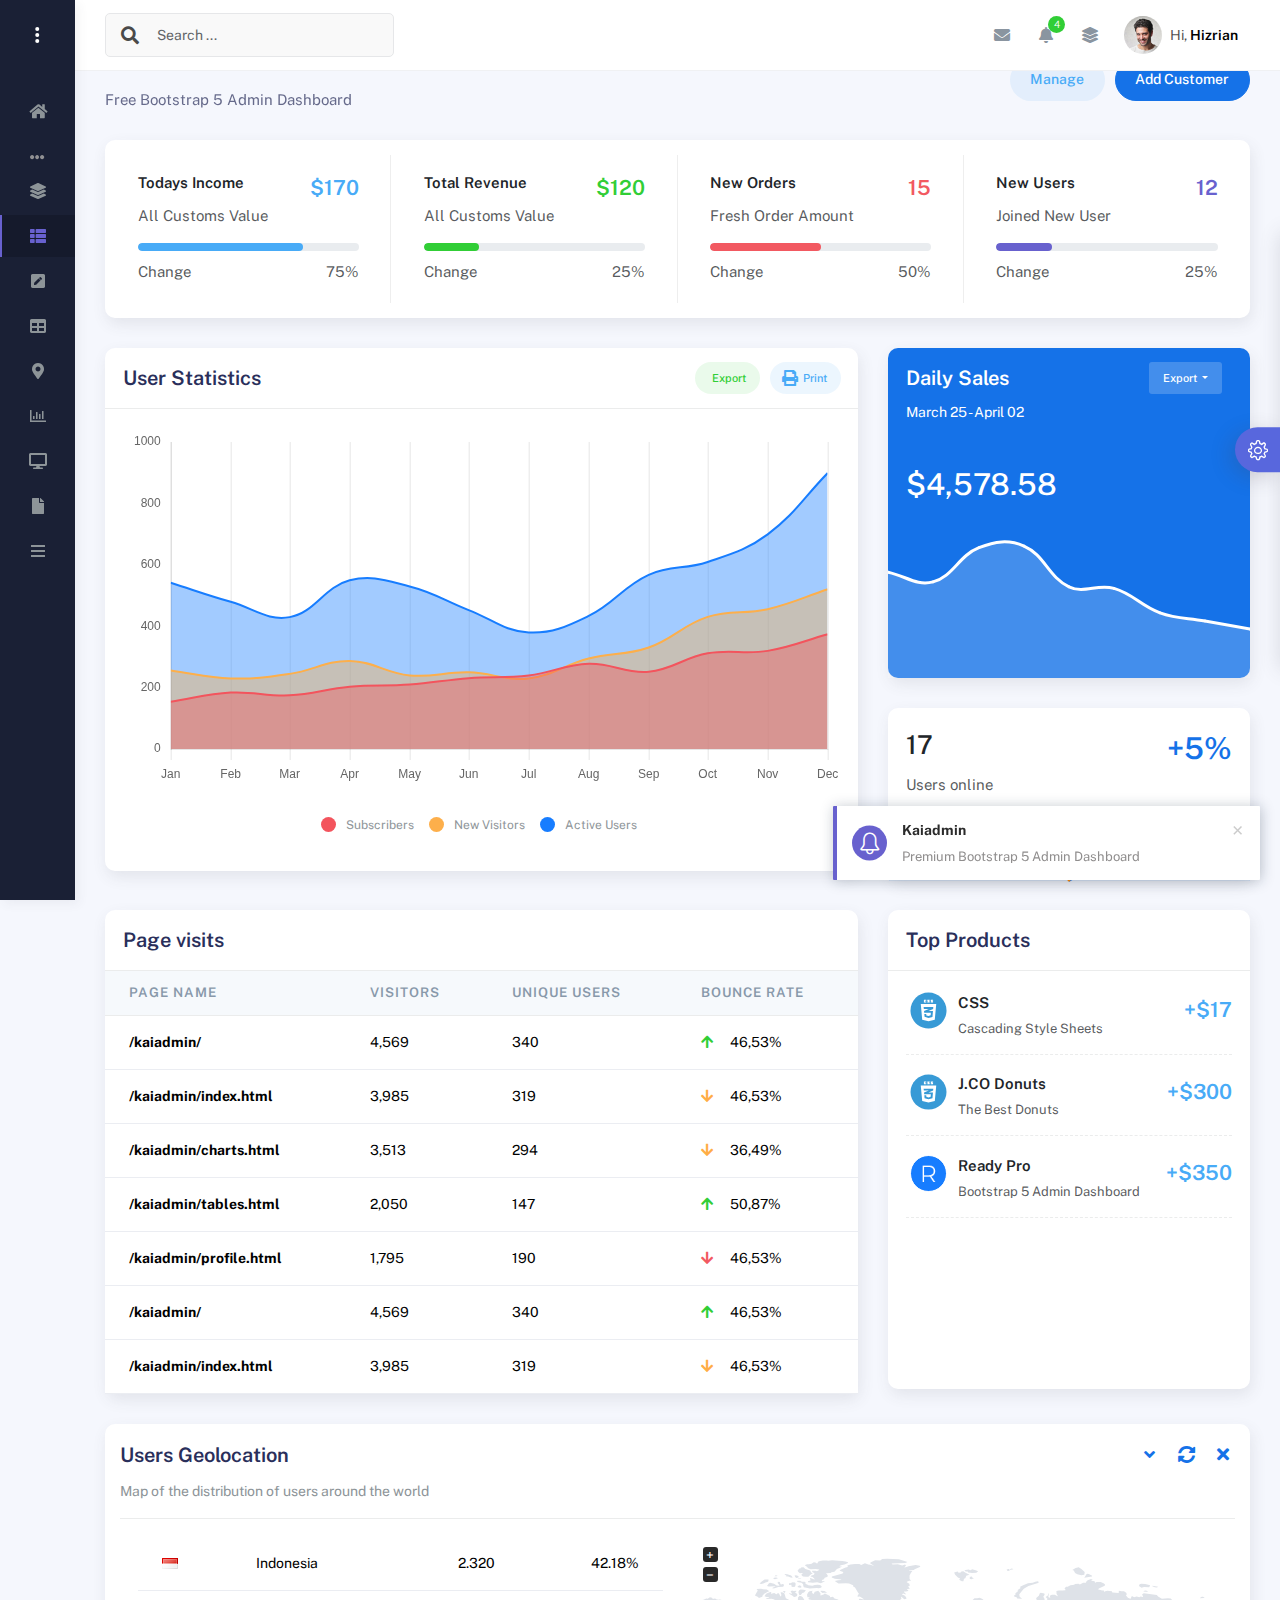
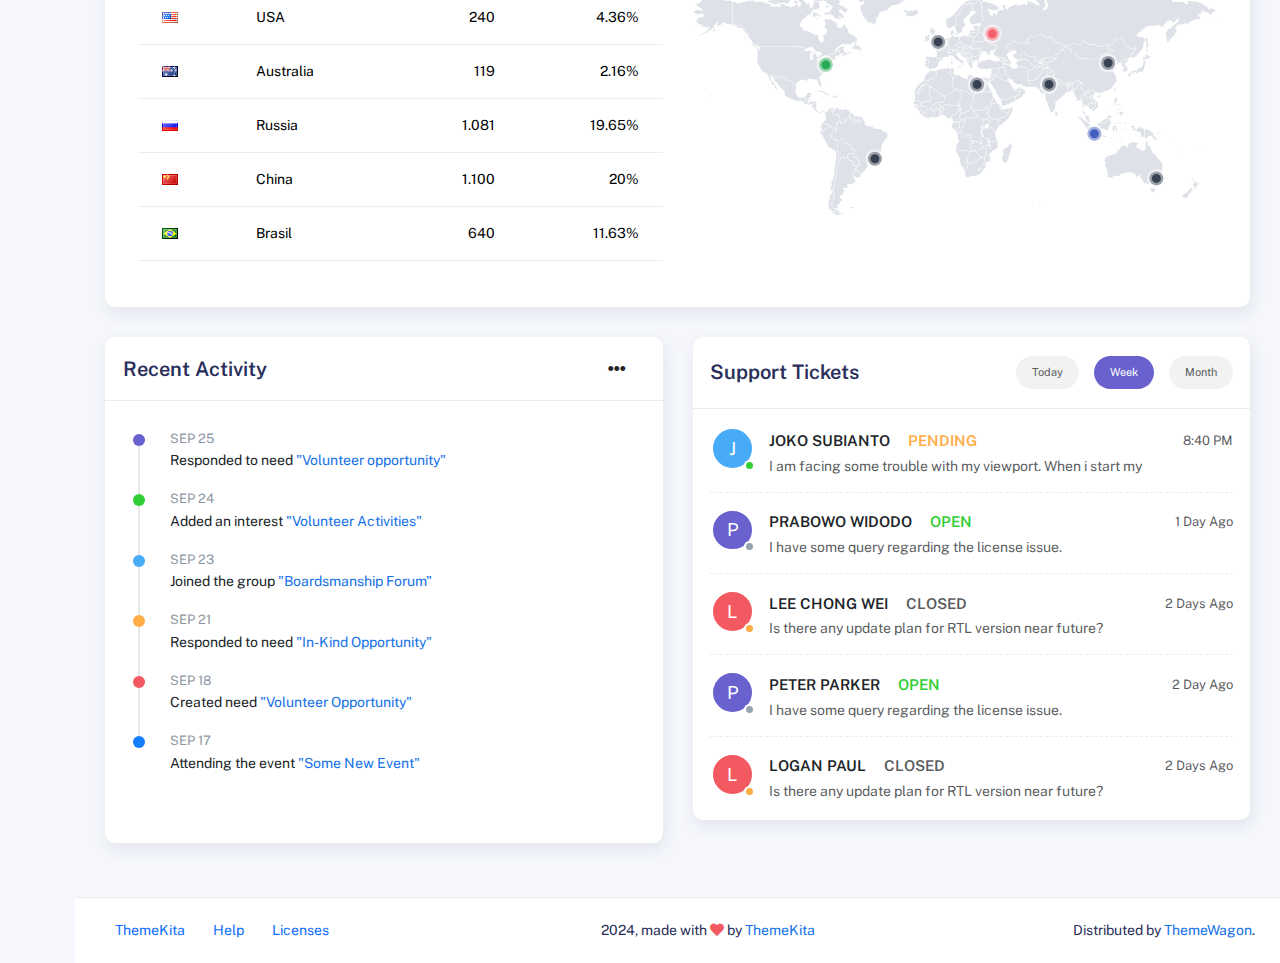
<file: icon-menu.html>
<!DOCTYPE html>
<html lang="en">
  <head>
    <meta http-equiv="X-UA-Compatible" content="IE=edge" />
    <title>Kaiadmin - Bootstrap 5 Admin Dashboard</title>
    <meta
      content="width=device-width, initial-scale=1.0, shrink-to-fit=no"
      name="viewport"
    />
    <link
      rel="icon"
      href="assets/img/kaiadmin/favicon.ico"
      type="image/x-icon"
    />

    <!-- Fonts and icons -->
    <script src="assets/js/plugin/webfont/webfont.min.js"></script>
    <script>
      WebFont.load({
        google: { families: ["Public Sans:300,400,500,600,700"] },
        custom: {
          families: [
            "Font Awesome 5 Solid",
            "Font Awesome 5 Regular",
            "Font Awesome 5 Brands",
            "simple-line-icons",
          ],
          urls: ["assets/css/fonts.min.css"],
        },
        active: function () {
          sessionStorage.fonts = true;
        },
      });
    </script>

    <!-- CSS Files -->
    <link rel="stylesheet" href="assets/css/bootstrap.min.css" />
    <link rel="stylesheet" href="assets/css/plugins.min.css" />
    <link rel="stylesheet" href="assets/css/kaiadmin.min.css" />

    <!-- CSS Just for demo purpose, don't include it in your project -->
    <link rel="stylesheet" href="assets/css/demo.css" />
  </head>
  <body>
    <div class="wrapper sidebar_minimize">
      <!-- Sidebar -->
      <div class="sidebar" data-background-color="dark">
        <div class="sidebar-logo">
          <!-- Logo Header -->
          <div class="logo-header" data-background-color="dark">
            <a href="index.html" class="logo">
              <img
                src="assets/img/kaiadmin/logo_light.svg"
                alt="navbar brand"
                class="navbar-brand"
                height="20"
              />
            </a>
            <div class="nav-toggle">
              <button class="btn btn-toggle toggle-sidebar">
                <i class="gg-menu-right"></i>
              </button>
              <button class="btn btn-toggle sidenav-toggler">
                <i class="gg-menu-left"></i>
              </button>
            </div>
            <button class="topbar-toggler more">
              <i class="gg-more-vertical-alt"></i>
            </button>
          </div>
          <!-- End Logo Header -->
        </div>
        <div class="sidebar-wrapper scrollbar scrollbar-inner">
          <div class="sidebar-content">
            <ul class="nav nav-secondary">
              <li class="nav-item">
                <a
                  data-bs-toggle="collapse"
                  href="#dashboard"
                  class="collapsed"
                  aria-expanded="false"
                >
                  <i class="fas fa-home"></i>
                  <p>Dashboard</p>
                  <span class="caret"></span>
                </a>
                <div class="collapse" id="dashboard">
                  <ul class="nav nav-collapse">
                    <li>
                      <a href="../demo1/index.html">
                        <span class="sub-item">Dashboard 1</span>
                      </a>
                    </li>
                  </ul>
                </div>
              </li>
              <li class="nav-section">
                <span class="sidebar-mini-icon">
                  <i class="fa fa-ellipsis-h"></i>
                </span>
                <h4 class="text-section">Components</h4>
              </li>
              <li class="nav-item">
                <a data-bs-toggle="collapse" href="#base">
                  <i class="fas fa-layer-group"></i>
                  <p>Base</p>
                  <span class="caret"></span>
                </a>
                <div class="collapse" id="base">
                  <ul class="nav nav-collapse">
                    <li>
                      <a href="components/avatars.html">
                        <span class="sub-item">Avatars</span>
                      </a>
                    </li>
                    <li>
                      <a href="components/buttons.html">
                        <span class="sub-item">Buttons</span>
                      </a>
                    </li>
                    <li>
                      <a href="components/gridsystem.html">
                        <span class="sub-item">Grid System</span>
                      </a>
                    </li>
                    <li>
                      <a href="components/panels.html">
                        <span class="sub-item">Panels</span>
                      </a>
                    </li>
                    <li>
                      <a href="components/notifications.html">
                        <span class="sub-item">Notifications</span>
                      </a>
                    </li>
                    <li>
                      <a href="components/sweetalert.html">
                        <span class="sub-item">Sweet Alert</span>
                      </a>
                    </li>
                    <li>
                      <a href="components/font-awesome-icons.html">
                        <span class="sub-item">Font Awesome Icons</span>
                      </a>
                    </li>
                    <li>
                      <a href="components/simple-line-icons.html">
                        <span class="sub-item">Simple Line Icons</span>
                      </a>
                    </li>
                    <li>
                      <a href="components/typography.html">
                        <span class="sub-item">Typography</span>
                      </a>
                    </li>
                  </ul>
                </div>
              </li>
              <li class="nav-item active submenu">
                <a data-bs-toggle="collapse" href="#sidebarLayouts">
                  <i class="fas fa-th-list"></i>
                  <p>Sidebar Layouts</p>
                  <span class="caret"></span>
                </a>
                <div class="collapse show" id="sidebarLayouts">
                  <ul class="nav nav-collapse">
                    <li>
                      <a href="sidebar-style-2.html">
                        <span class="sub-item">Sidebar Style 2</span>
                      </a>
                    </li>
                    <li class="active">
                      <a href="icon-menu.html">
                        <span class="sub-item">Icon Menu</span>
                      </a>
                    </li>
                  </ul>
                </div>
              </li>
              <li class="nav-item">
                <a data-bs-toggle="collapse" href="#forms">
                  <i class="fas fa-pen-square"></i>
                  <p>Forms</p>
                  <span class="caret"></span>
                </a>
                <div class="collapse" id="forms">
                  <ul class="nav nav-collapse">
                    <li>
                      <a href="forms/forms.html">
                        <span class="sub-item">Basic Form</span>
                      </a>
                    </li>
                  </ul>
                </div>
              </li>
              <li class="nav-item">
                <a data-bs-toggle="collapse" href="#tables">
                  <i class="fas fa-table"></i>
                  <p>Tables</p>
                  <span class="caret"></span>
                </a>
                <div class="collapse" id="tables">
                  <ul class="nav nav-collapse">
                    <li>
                      <a href="tables/tables.html">
                        <span class="sub-item">Basic Table</span>
                      </a>
                    </li>
                    <li>
                      <a href="tables/datatables.html">
                        <span class="sub-item">Datatables</span>
                      </a>
                    </li>
                  </ul>
                </div>
              </li>
              <li class="nav-item">
                <a data-bs-toggle="collapse" href="#maps">
                  <i class="fas fa-map-marker-alt"></i>
                  <p>Maps</p>
                  <span class="caret"></span>
                </a>
                <div class="collapse" id="maps">
                  <ul class="nav nav-collapse">
                    <li>
                      <a href="maps/googlemaps.html">
                        <span class="sub-item">Google Maps</span>
                      </a>
                    </li>
                    <li>
                      <a href="maps/jsvectormap.html">
                        <span class="sub-item">Jsvectormap</span>
                      </a>
                    </li>
                  </ul>
                </div>
              </li>
              <li class="nav-item">
                <a data-bs-toggle="collapse" href="#charts">
                  <i class="far fa-chart-bar"></i>
                  <p>Charts</p>
                  <span class="caret"></span>
                </a>
                <div class="collapse" id="charts">
                  <ul class="nav nav-collapse">
                    <li>
                      <a href="charts/charts.html">
                        <span class="sub-item">Chart Js</span>
                      </a>
                    </li>
                    <li>
                      <a href="charts/sparkline.html">
                        <span class="sub-item">Sparkline</span>
                      </a>
                    </li>
                  </ul>
                </div>
              </li>
              <li class="nav-item">
                <a href="widgets.html">
                  <i class="fas fa-desktop"></i>
                  <p>Widgets</p>
                  <span class="badge badge-success">4</span>
                </a>
              </li>
              <li class="nav-item">
                <a href="../../documentation/index.html">
                  <i class="fas fa-file"></i>
                  <p>Documentation</p>
                  <span class="badge badge-secondary">1</span>
                </a>
              </li>
              <li class="nav-item">
                <a data-bs-toggle="collapse" href="#submenu">
                  <i class="fas fa-bars"></i>
                  <p>Menu Levels</p>
                  <span class="caret"></span>
                </a>
                <div class="collapse" id="submenu">
                  <ul class="nav nav-collapse">
                    <li>
                      <a data-bs-toggle="collapse" href="#subnav1">
                        <span class="sub-item">Level 1</span>
                        <span class="caret"></span>
                      </a>
                      <div class="collapse" id="subnav1">
                        <ul class="nav nav-collapse subnav">
                          <li>
                            <a href="#">
                              <span class="sub-item">Level 2</span>
                            </a>
                          </li>
                          <li>
                            <a href="#">
                              <span class="sub-item">Level 2</span>
                            </a>
                          </li>
                        </ul>
                      </div>
                    </li>
                    <li>
                      <a data-bs-toggle="collapse" href="#subnav2">
                        <span class="sub-item">Level 1</span>
                        <span class="caret"></span>
                      </a>
                      <div class="collapse" id="subnav2">
                        <ul class="nav nav-collapse subnav">
                          <li>
                            <a href="#">
                              <span class="sub-item">Level 2</span>
                            </a>
                          </li>
                        </ul>
                      </div>
                    </li>
                    <li>
                      <a href="#">
                        <span class="sub-item">Level 1</span>
                      </a>
                    </li>
                  </ul>
                </div>
              </li>
            </ul>
          </div>
        </div>
      </div>
      <!-- End Sidebar -->

      <div class="main-panel">
        <div class="main-header">
          <div class="main-header-logo">
            <!-- Logo Header -->
            <div class="logo-header" data-background-color="dark">
              <a href="index.html" class="logo">
                <img
                  src="assets/img/kaiadmin/logo_light.svg"
                  alt="navbar brand"
                  class="navbar-brand"
                  height="20"
                />
              </a>
              <div class="nav-toggle">
                <button class="btn btn-toggle toggle-sidebar">
                  <i class="gg-menu-right"></i>
                </button>
                <button class="btn btn-toggle sidenav-toggler">
                  <i class="gg-menu-left"></i>
                </button>
              </div>
              <button class="topbar-toggler more">
                <i class="gg-more-vertical-alt"></i>
              </button>
            </div>
            <!-- End Logo Header -->
          </div>
          <!-- Navbar Header -->
          <nav
            class="navbar navbar-header navbar-header-transparent navbar-expand-lg border-bottom"
          >
            <div class="container-fluid">
              <nav
                class="navbar navbar-header-left navbar-expand-lg navbar-form nav-search p-0 d-none d-lg-flex"
              >
                <div class="input-group">
                  <div class="input-group-prepend">
                    <button type="submit" class="btn btn-search pe-1">
                      <i class="fa fa-search search-icon"></i>
                    </button>
                  </div>
                  <input
                    type="text"
                    placeholder="Search ..."
                    class="form-control"
                  />
                </div>
              </nav>

              <ul class="navbar-nav topbar-nav ms-md-auto align-items-center">
                <li
                  class="nav-item topbar-icon dropdown hidden-caret d-flex d-lg-none"
                >
                  <a
                    class="nav-link dropdown-toggle"
                    data-bs-toggle="dropdown"
                    href="#"
                    role="button"
                    aria-expanded="false"
                    aria-haspopup="true"
                  >
                    <i class="fa fa-search"></i>
                  </a>
                  <ul class="dropdown-menu dropdown-search animated fadeIn">
                    <form class="navbar-left navbar-form nav-search">
                      <div class="input-group">
                        <input
                          type="text"
                          placeholder="Search ..."
                          class="form-control"
                        />
                      </div>
                    </form>
                  </ul>
                </li>
                <li class="nav-item topbar-icon dropdown hidden-caret">
                  <a
                    class="nav-link dropdown-toggle"
                    href="#"
                    id="messageDropdown"
                    role="button"
                    data-bs-toggle="dropdown"
                    aria-haspopup="true"
                    aria-expanded="false"
                  >
                    <i class="fa fa-envelope"></i>
                  </a>
                  <ul
                    class="dropdown-menu messages-notif-box animated fadeIn"
                    aria-labelledby="messageDropdown"
                  >
                    <li>
                      <div
                        class="dropdown-title d-flex justify-content-between align-items-center"
                      >
                        Messages
                        <a href="#" class="small">Mark all as read</a>
                      </div>
                    </li>
                    <li>
                      <div class="message-notif-scroll scrollbar-outer">
                        <div class="notif-center">
                          <a href="#">
                            <div class="notif-img">
                              <img
                                src="assets/img/jm_denis.jpg"
                                alt="Img Profile"
                              />
                            </div>
                            <div class="notif-content">
                              <span class="subject">Jimmy Denis</span>
                              <span class="block"> How are you ? </span>
                              <span class="time">5 minutes ago</span>
                            </div>
                          </a>
                          <a href="#">
                            <div class="notif-img">
                              <img
                                src="assets/img/chadengle.jpg"
                                alt="Img Profile"
                              />
                            </div>
                            <div class="notif-content">
                              <span class="subject">Chad</span>
                              <span class="block"> Ok, Thanks ! </span>
                              <span class="time">12 minutes ago</span>
                            </div>
                          </a>
                          <a href="#">
                            <div class="notif-img">
                              <img
                                src="assets/img/mlane.jpg"
                                alt="Img Profile"
                              />
                            </div>
                            <div class="notif-content">
                              <span class="subject">Jhon Doe</span>
                              <span class="block">
                                Ready for the meeting today...
                              </span>
                              <span class="time">12 minutes ago</span>
                            </div>
                          </a>
                          <a href="#">
                            <div class="notif-img">
                              <img
                                src="assets/img/talha.jpg"
                                alt="Img Profile"
                              />
                            </div>
                            <div class="notif-content">
                              <span class="subject">Talha</span>
                              <span class="block"> Hi, Apa Kabar ? </span>
                              <span class="time">17 minutes ago</span>
                            </div>
                          </a>
                        </div>
                      </div>
                    </li>
                    <li>
                      <a class="see-all" href="javascript:void(0);"
                        >See all messages<i class="fa fa-angle-right"></i>
                      </a>
                    </li>
                  </ul>
                </li>
                <li class="nav-item topbar-icon dropdown hidden-caret">
                  <a
                    class="nav-link dropdown-toggle"
                    href="#"
                    id="notifDropdown"
                    role="button"
                    data-bs-toggle="dropdown"
                    aria-haspopup="true"
                    aria-expanded="false"
                  >
                    <i class="fa fa-bell"></i>
                    <span class="notification">4</span>
                  </a>
                  <ul
                    class="dropdown-menu notif-box animated fadeIn"
                    aria-labelledby="notifDropdown"
                  >
                    <li>
                      <div class="dropdown-title">
                        You have 4 new notification
                      </div>
                    </li>
                    <li>
                      <div class="notif-scroll scrollbar-outer">
                        <div class="notif-center">
                          <a href="#">
                            <div class="notif-icon notif-primary">
                              <i class="fa fa-user-plus"></i>
                            </div>
                            <div class="notif-content">
                              <span class="block"> New user registered </span>
                              <span class="time">5 minutes ago</span>
                            </div>
                          </a>
                          <a href="#">
                            <div class="notif-icon notif-success">
                              <i class="fa fa-comment"></i>
                            </div>
                            <div class="notif-content">
                              <span class="block">
                                Rahmad commented on Admin
                              </span>
                              <span class="time">12 minutes ago</span>
                            </div>
                          </a>
                          <a href="#">
                            <div class="notif-img">
                              <img
                                src="assets/img/profile2.jpg"
                                alt="Img Profile"
                              />
                            </div>
                            <div class="notif-content">
                              <span class="block">
                                Reza send messages to you
                              </span>
                              <span class="time">12 minutes ago</span>
                            </div>
                          </a>
                          <a href="#">
                            <div class="notif-icon notif-danger">
                              <i class="fa fa-heart"></i>
                            </div>
                            <div class="notif-content">
                              <span class="block"> Farrah liked Admin </span>
                              <span class="time">17 minutes ago</span>
                            </div>
                          </a>
                        </div>
                      </div>
                    </li>
                    <li>
                      <a class="see-all" href="javascript:void(0);"
                        >See all notifications<i class="fa fa-angle-right"></i>
                      </a>
                    </li>
                  </ul>
                </li>
                <li class="nav-item topbar-icon dropdown hidden-caret">
                  <a
                    class="nav-link"
                    data-bs-toggle="dropdown"
                    href="#"
                    aria-expanded="false"
                  >
                    <i class="fas fa-layer-group"></i>
                  </a>
                  <div class="dropdown-menu quick-actions animated fadeIn">
                    <div class="quick-actions-header">
                      <span class="title mb-1">Quick Actions</span>
                      <span class="subtitle op-7">Shortcuts</span>
                    </div>
                    <div class="quick-actions-scroll scrollbar-outer">
                      <div class="quick-actions-items">
                        <div class="row m-0">
                          <a class="col-6 col-md-4 p-0" href="#">
                            <div class="quick-actions-item">
                              <div class="avatar-item bg-danger rounded-circle">
                                <i class="far fa-calendar-alt"></i>
                              </div>
                              <span class="text">Calendar</span>
                            </div>
                          </a>
                          <a class="col-6 col-md-4 p-0" href="#">
                            <div class="quick-actions-item">
                              <div
                                class="avatar-item bg-warning rounded-circle"
                              >
                                <i class="fas fa-map"></i>
                              </div>
                              <span class="text">Maps</span>
                            </div>
                          </a>
                          <a class="col-6 col-md-4 p-0" href="#">
                            <div class="quick-actions-item">
                              <div class="avatar-item bg-info rounded-circle">
                                <i class="fas fa-file-excel"></i>
                              </div>
                              <span class="text">Reports</span>
                            </div>
                          </a>
                          <a class="col-6 col-md-4 p-0" href="#">
                            <div class="quick-actions-item">
                              <div
                                class="avatar-item bg-success rounded-circle"
                              >
                                <i class="fas fa-envelope"></i>
                              </div>
                              <span class="text">Emails</span>
                            </div>
                          </a>
                          <a class="col-6 col-md-4 p-0" href="#">
                            <div class="quick-actions-item">
                              <div
                                class="avatar-item bg-primary rounded-circle"
                              >
                                <i class="fas fa-file-invoice-dollar"></i>
                              </div>
                              <span class="text">Invoice</span>
                            </div>
                          </a>
                          <a class="col-6 col-md-4 p-0" href="#">
                            <div class="quick-actions-item">
                              <div
                                class="avatar-item bg-secondary rounded-circle"
                              >
                                <i class="fas fa-credit-card"></i>
                              </div>
                              <span class="text">Payments</span>
                            </div>
                          </a>
                        </div>
                      </div>
                    </div>
                  </div>
                </li>

                <li class="nav-item topbar-user dropdown hidden-caret">
                  <a
                    class="dropdown-toggle profile-pic"
                    data-bs-toggle="dropdown"
                    href="#"
                    aria-expanded="false"
                  >
                    <div class="avatar-sm">
                      <img
                        src="assets/img/profile.jpg"
                        alt="..."
                        class="avatar-img rounded-circle"
                      />
                    </div>
                    <span class="profile-username">
                      <span class="op-7">Hi,</span>
                      <span class="fw-bold">Hizrian</span>
                    </span>
                  </a>
                  <ul class="dropdown-menu dropdown-user animated fadeIn">
                    <div class="dropdown-user-scroll scrollbar-outer">
                      <li>
                        <div class="user-box">
                          <div class="avatar-lg">
                            <img
                              src="assets/img/profile.jpg"
                              alt="image profile"
                              class="avatar-img rounded"
                            />
                          </div>
                          <div class="u-text">
                            <h4>Hizrian</h4>
                            <p class="text-muted">hello@example.com</p>
                            <a
                              href="profile.html"
                              class="btn btn-xs btn-secondary btn-sm"
                              >View Profile</a
                            >
                          </div>
                        </div>
                      </li>
                      <li>
                        <div class="dropdown-divider"></div>
                        <a class="dropdown-item" href="#">My Profile</a>
                        <a class="dropdown-item" href="#">My Balance</a>
                        <a class="dropdown-item" href="#">Inbox</a>
                        <div class="dropdown-divider"></div>
                        <a class="dropdown-item" href="#">Account Setting</a>
                        <div class="dropdown-divider"></div>
                        <a class="dropdown-item" href="#">Logout</a>
                      </li>
                    </div>
                  </ul>
                </li>
              </ul>
            </div>
          </nav>
          <!-- End Navbar -->
        </div>

        <div class="container">
          <div class="page-inner">
            <div
              class="d-flex align-items-left align-items-md-center flex-column flex-md-row pt-2 pb-4"
            >
              <div>
                <h3 class="fw-bold mb-3">Dashboard</h3>
                <h6 class="op-7 mb-2">Free Bootstrap 5 Admin Dashboard</h6>
              </div>
              <div class="ms-md-auto py-2 py-md-0">
                <a href="#" class="btn btn-label-info btn-round me-2">Manage</a>
                <a href="#" class="btn btn-primary btn-round">Add Customer</a>
              </div>
            </div>
            <div class="row row-card-no-pd">
              <div class="col-12 col-sm-6 col-md-6 col-xl-3">
                <div class="card">
                  <div class="card-body">
                    <div class="d-flex justify-content-between">
                      <div>
                        <h6><b>Todays Income</b></h6>
                        <p class="text-muted">All Customs Value</p>
                      </div>
                      <h4 class="text-info fw-bold">$170</h4>
                    </div>
                    <div class="progress progress-sm">
                      <div
                        class="progress-bar bg-info w-75"
                        role="progressbar"
                        aria-valuenow="75"
                        aria-valuemin="0"
                        aria-valuemax="100"
                      ></div>
                    </div>
                    <div class="d-flex justify-content-between mt-2">
                      <p class="text-muted mb-0">Change</p>
                      <p class="text-muted mb-0">75%</p>
                    </div>
                  </div>
                </div>
              </div>
              <div class="col-12 col-sm-6 col-md-6 col-xl-3">
                <div class="card">
                  <div class="card-body">
                    <div class="d-flex justify-content-between">
                      <div>
                        <h6><b>Total Revenue</b></h6>
                        <p class="text-muted">All Customs Value</p>
                      </div>
                      <h4 class="text-success fw-bold">$120</h4>
                    </div>
                    <div class="progress progress-sm">
                      <div
                        class="progress-bar bg-success w-25"
                        role="progressbar"
                        aria-valuenow="25"
                        aria-valuemin="0"
                        aria-valuemax="100"
                      ></div>
                    </div>
                    <div class="d-flex justify-content-between mt-2">
                      <p class="text-muted mb-0">Change</p>
                      <p class="text-muted mb-0">25%</p>
                    </div>
                  </div>
                </div>
              </div>
              <div class="col-12 col-sm-6 col-md-6 col-xl-3">
                <div class="card">
                  <div class="card-body">
                    <div class="d-flex justify-content-between">
                      <div>
                        <h6><b>New Orders</b></h6>
                        <p class="text-muted">Fresh Order Amount</p>
                      </div>
                      <h4 class="text-danger fw-bold">15</h4>
                    </div>
                    <div class="progress progress-sm">
                      <div
                        class="progress-bar bg-danger w-50"
                        role="progressbar"
                        aria-valuenow="50"
                        aria-valuemin="0"
                        aria-valuemax="100"
                      ></div>
                    </div>
                    <div class="d-flex justify-content-between mt-2">
                      <p class="text-muted mb-0">Change</p>
                      <p class="text-muted mb-0">50%</p>
                    </div>
                  </div>
                </div>
              </div>
              <div class="col-12 col-sm-6 col-md-6 col-xl-3">
                <div class="card">
                  <div class="card-body">
                    <div class="d-flex justify-content-between">
                      <div>
                        <h6><b>New Users</b></h6>
                        <p class="text-muted">Joined New User</p>
                      </div>
                      <h4 class="text-secondary fw-bold">12</h4>
                    </div>
                    <div class="progress progress-sm">
                      <div
                        class="progress-bar bg-secondary w-25"
                        role="progressbar"
                        aria-valuenow="25"
                        aria-valuemin="0"
                        aria-valuemax="100"
                      ></div>
                    </div>
                    <div class="d-flex justify-content-between mt-2">
                      <p class="text-muted mb-0">Change</p>
                      <p class="text-muted mb-0">25%</p>
                    </div>
                  </div>
                </div>
              </div>
            </div>
            <div class="row">
              <div class="col-md-8">
                <div class="card">
                  <div class="card-header">
                    <div class="card-head-row">
                      <div class="card-title">User Statistics</div>
                      <div class="card-tools">
                        <a
                          href="#"
                          class="btn btn-label-success btn-round btn-sm me-2"
                        >
                          <span class="btn-label">
                            <i class="fa fa-pencil"></i>
                          </span>
                          Export
                        </a>
                        <a href="#" class="btn btn-label-info btn-round btn-sm">
                          <span class="btn-label">
                            <i class="fa fa-print"></i>
                          </span>
                          Print
                        </a>
                      </div>
                    </div>
                  </div>
                  <div class="card-body">
                    <div class="chart-container" style="min-height: 375px">
                      <canvas id="statisticsChart"></canvas>
                    </div>
                    <div id="myChartLegend"></div>
                  </div>
                </div>
              </div>
              <div class="col-md-4">
                <div class="card card-primary">
                  <div class="card-header">
                    <div class="card-head-row">
                      <div class="card-title">Daily Sales</div>
                      <div class="card-tools">
                        <div class="dropdown">
                          <button
                            class="btn btn-sm btn-label-light dropdown-toggle"
                            type="button"
                            id="dropdownMenuButton"
                            data-bs-toggle="dropdown"
                            aria-haspopup="true"
                            aria-expanded="false"
                          >
                            Export
                          </button>
                          <div
                            class="dropdown-menu"
                            aria-labelledby="dropdownMenuButton"
                          >
                            <a class="dropdown-item" href="#">Action</a>
                            <a class="dropdown-item" href="#">Another action</a>
                            <a class="dropdown-item" href="#"
                              >Something else here</a
                            >
                          </div>
                        </div>
                      </div>
                    </div>
                    <div class="card-category">March 25 - April 02</div>
                  </div>
                  <div class="card-body pb-0">
                    <div class="mb-4 mt-2">
                      <h1>$4,578.58</h1>
                    </div>
                    <div class="pull-in">
                      <canvas id="dailySalesChart"></canvas>
                    </div>
                  </div>
                </div>
                <div class="card">
                  <div class="card-body pb-0">
                    <div class="h1 fw-bold float-end text-primary">+5%</div>
                    <h2 class="mb-2">17</h2>
                    <p class="text-muted">Users online</p>
                    <div class="pull-in sparkline-fix">
                      <div id="lineChart"></div>
                    </div>
                  </div>
                </div>
              </div>
            </div>
            <!-- <div class="row">
						<div class="col-md-4">
							<div class="card">
								<div class="card-body pb-0">
									<div class="h1 fw-bold float-end text-primary">+5%</div>
									<h2 class="mb-2">17</h2>
									<p class="text-muted">Users online</p>
									<div class="pull-in sparkline-fix">
										<div id="lineChart"></div>
									</div>
								</div>
							</div>
						</div>
						<div class="col-md-4">
							<div class="card">
								<div class="card-body pb-0">
									<div class="h1 fw-bold float-end text-danger">-3%</div>
									<h2 class="mb-2">27</h2>
									<p class="text-muted">New Users</p>
									<div class="pull-in sparkline-fix">
										<div id="lineChart2"></div>
									</div>
								</div>
							</div>
						</div>
						<div class="col-md-4">
							<div class="card">
								<div class="card-body pb-0">
									<div class="h1 fw-bold float-end text-warning">+7%</div>
									<h2 class="mb-2">213</h2>
									<p class="text-muted">Transactions</p>
									<div class="pull-in sparkline-fix">
										<div id="lineChart3"></div>
									</div>
								</div>
							</div>
						</div>
					</div> -->
            <!-- <div class="row">
						<div class="col-md-4">
							<div class="card">
								<div class="card-header">
									<div class="card-title">Top Products</div>
								</div>
								<div class="card-body pb-0">
									<div class="d-flex">
										<div class="avatar">
											<img src="assets/img/logoproduct.svg" alt="..." class="avatar-img rounded-circle">
										</div>
										<div class="flex-1 pt-1 ms-2">
											<h6 class="fw-bold mb-1">CSS</h6>
											<small class="text-muted">Cascading Style Sheets</small>
										</div>
										<div class="d-flex ms-auto align-items-center">
											<h4 class="text-info fw-bold">+$17</h4>
										</div>
									</div>
									<div class="separator-dashed"></div>
									<div class="d-flex">
										<div class="avatar">
											<img src="assets/img/logoproduct.svg" alt="..." class="avatar-img rounded-circle">
										</div>
										<div class="flex-1 pt-1 ms-2">
											<h6 class="fw-bold mb-1">J.CO Donuts</h6>
											<small class="text-muted">The Best Donuts</small>
										</div>
										<div class="d-flex ms-auto align-items-center">
											<h4 class="text-info fw-bold">+$300</h4>
										</div>
									</div>
									<div class="separator-dashed"></div>
									<div class="d-flex">
										<div class="avatar">
											<img src="assets/img/logoproduct3.svg" alt="..." class="avatar-img rounded-circle">
										</div>
										<div class="flex-1 pt-1 ms-2">
											<h6 class="fw-bold mb-1">Ready Pro</h6>
											<small class="text-muted">Bootstrap 5 Admin Dashboard</small>
										</div>
										<div class="d-flex ms-auto align-items-center">
											<h4 class="text-info fw-bold">+$350</h4>
										</div>
									</div>
									<div class="separator-dashed"></div>
									<div class="pull-in">
										<canvas id="topProductsChart"></canvas>
									</div>
								</div>
							</div>
						</div>
						<div class="col-md-4">
							<div class="card">
								<div class="card-body">
									<div class="card-title fw-mediumbold">Suggested People</div>
									<div class="card-list">
										<div class="item-list">
											<div class="avatar">
												<img src="assets/img/jm_denis.jpg" alt="..." class="avatar-img rounded-circle">
											</div>
											<div class="info-user ms-3">
												<div class="username">Jimmy Denis</div>
												<div class="status">Graphic Designer</div>
											</div>
											<button class="btn btn-icon btn-primary btn-round btn-xs">
												<i class="fa fa-plus"></i>
											</button>
										</div>
										<div class="item-list">
											<div class="avatar">
												<img src="assets/img/chadengle.jpg" alt="..." class="avatar-img rounded-circle">
											</div>
											<div class="info-user ms-3">
												<div class="username">Chad</div>
												<div class="status">CEO Zeleaf</div>
											</div>
											<button class="btn btn-icon btn-primary btn-round btn-xs">
												<i class="fa fa-plus"></i>
											</button>
										</div>
										<div class="item-list">
											<div class="avatar">
												<img src="assets/img/talha.jpg" alt="..." class="avatar-img rounded-circle">
											</div>
											<div class="info-user ms-3">
												<div class="username">Talha</div>
												<div class="status">Front End Designer</div>
											</div>
											<button class="btn btn-icon btn-primary btn-round btn-xs">
												<i class="fa fa-plus"></i>
											</button>
										</div>
										<div class="item-list">
											<div class="avatar">
												<img src="assets/img/mlane.jpg" alt="..." class="avatar-img rounded-circle">
											</div>
											<div class="info-user ms-3">
												<div class="username">John Doe</div>
												<div class="status">Back End Developer</div>
											</div>
											<button class="btn btn-icon btn-primary btn-round btn-xs">
												<i class="fa fa-plus"></i>
											</button>
										</div>
										<div class="item-list">
											<div class="avatar">
												<img src="assets/img/talha.jpg" alt="..." class="avatar-img rounded-circle">
											</div>
											<div class="info-user ms-3">
												<div class="username">Talha</div>
												<div class="status">Front End Designer</div>
											</div>
											<button class="btn btn-icon btn-primary btn-round btn-xs">
												<i class="fa fa-plus"></i>
											</button>
										</div>
										<div class="item-list">
											<div class="avatar">
												<img src="assets/img/jm_denis.jpg" alt="..." class="avatar-img rounded-circle">
											</div>
											<div class="info-user ms-3">
												<div class="username">Jimmy Denis</div>
												<div class="status">Graphic Designer</div>
											</div>
											<button class="btn btn-icon btn-primary btn-round btn-xs">
												<i class="fa fa-plus"></i>
											</button>
										</div>
									</div>
								</div>
							</div>
						</div>
						<div class="col-md-4">
							<div class="card card-primary bg-primary-gradient">
								<div class="card-body">
									<h5 class="mt-3 b-b1 pb-2 mb-4 fw-bold">Active user right now</h5>
									<h1 class="mb-4 fw-bold">17</h1>
									<h5 class="mt-3 b-b1 pb-2 mb-5 fw-bold">Page view per minutes</h5>
									<div id="activeUsersChart"></div>
									<h5 class="mt-5 pb-3 mb-0 fw-bold">Top active pages</h5>
									<ul class="list-unstyled">
										<li class="d-flex justify-content-between pb-1 pt-1"><small>/product/readypro/index.html</small> <span>7</span></li>
										<li class="d-flex justify-content-between pb-1 pt-1"><small>/product/kaiadmin/demo.html</small> <span>10</span></li>
									</ul>
								</div>
							</div>
						</div>
					</div> -->
            <div class="row">
              <div class="col-md-8">
                <div class="card">
                  <div class="card-header">
                    <div class="card-title">Page visits</div>
                  </div>
                  <div class="card-body p-0">
                    <div class="table-responsive">
                      <!-- Projects table -->
                      <table class="table align-items-center mb-0">
                        <thead class="thead-light">
                          <tr>
                            <th scope="col">Page name</th>
                            <th scope="col">Visitors</th>
                            <th scope="col">Unique users</th>
                            <th scope="col">Bounce rate</th>
                          </tr>
                        </thead>
                        <tbody>
                          <tr>
                            <th scope="row">/kaiadmin/</th>
                            <td>4,569</td>
                            <td>340</td>
                            <td>
                              <i class="fas fa-arrow-up text-success me-3"></i>
                              46,53%
                            </td>
                          </tr>
                          <tr>
                            <th scope="row">/kaiadmin/index.html</th>
                            <td>3,985</td>
                            <td>319</td>
                            <td>
                              <i
                                class="fas fa-arrow-down text-warning me-3"
                              ></i>
                              46,53%
                            </td>
                          </tr>
                          <tr>
                            <th scope="row">/kaiadmin/charts.html</th>
                            <td>3,513</td>
                            <td>294</td>
                            <td>
                              <i
                                class="fas fa-arrow-down text-warning me-3"
                              ></i>
                              36,49%
                            </td>
                          </tr>
                          <tr>
                            <th scope="row">/kaiadmin/tables.html</th>
                            <td>2,050</td>
                            <td>147</td>
                            <td>
                              <i class="fas fa-arrow-up text-success me-3"></i>
                              50,87%
                            </td>
                          </tr>
                          <tr>
                            <th scope="row">/kaiadmin/profile.html</th>
                            <td>1,795</td>
                            <td>190</td>
                            <td>
                              <i class="fas fa-arrow-down text-danger me-3"></i>
                              46,53%
                            </td>
                          </tr>
                          <tr>
                            <th scope="row">/kaiadmin/</th>
                            <td>4,569</td>
                            <td>340</td>
                            <td>
                              <i class="fas fa-arrow-up text-success me-3"></i>
                              46,53%
                            </td>
                          </tr>
                          <tr>
                            <th scope="row">/kaiadmin/index.html</th>
                            <td>3,985</td>
                            <td>319</td>
                            <td>
                              <i
                                class="fas fa-arrow-down text-warning me-3"
                              ></i>
                              46,53%
                            </td>
                          </tr>
                        </tbody>
                      </table>
                    </div>
                  </div>
                </div>
              </div>
              <div class="col-md-4">
                <div class="card">
                  <div class="card-header">
                    <div class="card-title">Top Products</div>
                  </div>
                  <div class="card-body pb-0">
                    <div class="d-flex">
                      <div class="avatar">
                        <img
                          src="assets/img/logoproduct.svg"
                          alt="..."
                          class="avatar-img rounded-circle"
                        />
                      </div>
                      <div class="flex-1 pt-1 ms-2">
                        <h6 class="fw-bold mb-1">CSS</h6>
                        <small class="text-muted">Cascading Style Sheets</small>
                      </div>
                      <div class="d-flex ms-auto align-items-center">
                        <h4 class="text-info fw-bold">+$17</h4>
                      </div>
                    </div>
                    <div class="separator-dashed"></div>
                    <div class="d-flex">
                      <div class="avatar">
                        <img
                          src="assets/img/logoproduct.svg"
                          alt="..."
                          class="avatar-img rounded-circle"
                        />
                      </div>
                      <div class="flex-1 pt-1 ms-2">
                        <h6 class="fw-bold mb-1">J.CO Donuts</h6>
                        <small class="text-muted">The Best Donuts</small>
                      </div>
                      <div class="d-flex ms-auto align-items-center">
                        <h4 class="text-info fw-bold">+$300</h4>
                      </div>
                    </div>
                    <div class="separator-dashed"></div>
                    <div class="d-flex">
                      <div class="avatar">
                        <img
                          src="assets/img/logoproduct3.svg"
                          alt="..."
                          class="avatar-img rounded-circle"
                        />
                      </div>
                      <div class="flex-1 pt-1 ms-2">
                        <h6 class="fw-bold mb-1">Ready Pro</h6>
                        <small class="text-muted"
                          >Bootstrap 5 Admin Dashboard</small
                        >
                      </div>
                      <div class="d-flex ms-auto align-items-center">
                        <h4 class="text-info fw-bold">+$350</h4>
                      </div>
                    </div>
                    <div class="separator-dashed"></div>
                    <div class="pull-in">
                      <canvas id="topProductsChart"></canvas>
                    </div>
                  </div>
                </div>
              </div>
            </div>
            <div class="row row-card-no-pd">
              <div class="col-md-12">
                <div class="card">
                  <div class="card-header">
                    <div class="card-head-row card-tools-still-right">
                      <h4 class="card-title">Users Geolocation</h4>
                      <div class="card-tools">
                        <button
                          class="btn btn-icon btn-link btn-primary btn-xs"
                        >
                          <span class="fa fa-angle-down"></span>
                        </button>
                        <button
                          class="btn btn-icon btn-link btn-primary btn-xs btn-refresh-card"
                        >
                          <span class="fa fa-sync-alt"></span>
                        </button>
                        <button
                          class="btn btn-icon btn-link btn-primary btn-xs"
                        >
                          <span class="fa fa-times"></span>
                        </button>
                      </div>
                    </div>
                    <p class="card-category">
                      Map of the distribution of users around the world
                    </p>
                  </div>
                  <div class="card-body">
                    <div class="row">
                      <div class="col-md-6">
                        <div class="table-responsive table-hover table-sales">
                          <table class="table">
                            <tbody>
                              <tr>
                                <td>
                                  <div class="flag">
                                    <img
                                      src="assets/img/flags/id.png"
                                      alt="indonesia"
                                    />
                                  </div>
                                </td>
                                <td>Indonesia</td>
                                <td class="text-end">2.320</td>
                                <td class="text-end">42.18%</td>
                              </tr>
                              <tr>
                                <td>
                                  <div class="flag">
                                    <img
                                      src="assets/img/flags/us.png"
                                      alt="united states"
                                    />
                                  </div>
                                </td>
                                <td>USA</td>
                                <td class="text-end">240</td>
                                <td class="text-end">4.36%</td>
                              </tr>
                              <tr>
                                <td>
                                  <div class="flag">
                                    <img
                                      src="assets/img/flags/au.png"
                                      alt="australia"
                                    />
                                  </div>
                                </td>
                                <td>Australia</td>
                                <td class="text-end">119</td>
                                <td class="text-end">2.16%</td>
                              </tr>
                              <tr>
                                <td>
                                  <div class="flag">
                                    <img
                                      src="assets/img/flags/ru.png"
                                      alt="russia"
                                    />
                                  </div>
                                </td>
                                <td>Russia</td>
                                <td class="text-end">1.081</td>
                                <td class="text-end">19.65%</td>
                              </tr>
                              <tr>
                                <td>
                                  <div class="flag">
                                    <img
                                      src="assets/img/flags/cn.png"
                                      alt="china"
                                    />
                                  </div>
                                </td>
                                <td>China</td>
                                <td class="text-end">1.100</td>
                                <td class="text-end">20%</td>
                              </tr>
                              <tr>
                                <td>
                                  <div class="flag">
                                    <img
                                      src="assets/img/flags/br.png"
                                      alt="brazil"
                                    />
                                  </div>
                                </td>
                                <td>Brasil</td>
                                <td class="text-end">640</td>
                                <td class="text-end">11.63%</td>
                              </tr>
                            </tbody>
                          </table>
                        </div>
                      </div>
                      <div class="col-md-6">
                        <div class="mapcontainer">
                          <div
                            id="world-map"
                            class="w-100"
                            style="height: 300px"
                          ></div>
                        </div>
                      </div>
                    </div>
                  </div>
                </div>
              </div>
            </div>
            <div class="row">
              <div class="col-md-6">
                <div class="card">
                  <div class="card-header">
                    <div class="card-head-row card-tools-still-right">
                      <div class="card-title">Recent Activity</div>
                      <div class="card-tools">
                        <div class="dropdown">
                          <button
                            class="btn btn-icon btn-clean"
                            type="button"
                            id="dropdownMenuButton"
                            data-bs-toggle="dropdown"
                            aria-haspopup="true"
                            aria-expanded="false"
                          >
                            <i class="fas fa-ellipsis-h"></i>
                          </button>
                          <div
                            class="dropdown-menu"
                            aria-labelledby="dropdownMenuButton"
                          >
                            <a class="dropdown-item" href="#">Action</a>
                            <a class="dropdown-item" href="#">Another action</a>
                            <a class="dropdown-item" href="#"
                              >Something else here</a
                            >
                          </div>
                        </div>
                      </div>
                    </div>
                  </div>
                  <div class="card-body">
                    <ol class="activity-feed">
                      <li class="feed-item feed-item-secondary">
                        <time class="date" datetime="9-25">Sep 25</time>
                        <span class="text"
                          >Responded to need
                          <a href="#">"Volunteer opportunity"</a></span
                        >
                      </li>
                      <li class="feed-item feed-item-success">
                        <time class="date" datetime="9-24">Sep 24</time>
                        <span class="text"
                          >Added an interest
                          <a href="#">"Volunteer Activities"</a></span
                        >
                      </li>
                      <li class="feed-item feed-item-info">
                        <time class="date" datetime="9-23">Sep 23</time>
                        <span class="text"
                          >Joined the group
                          <a href="single-group.php"
                            >"Boardsmanship Forum"</a
                          ></span
                        >
                      </li>
                      <li class="feed-item feed-item-warning">
                        <time class="date" datetime="9-21">Sep 21</time>
                        <span class="text"
                          >Responded to need
                          <a href="#">"In-Kind Opportunity"</a></span
                        >
                      </li>
                      <li class="feed-item feed-item-danger">
                        <time class="date" datetime="9-18">Sep 18</time>
                        <span class="text"
                          >Created need
                          <a href="#">"Volunteer Opportunity"</a></span
                        >
                      </li>
                      <li class="feed-item">
                        <time class="date" datetime="9-17">Sep 17</time>
                        <span class="text"
                          >Attending the event
                          <a href="single-event.php">"Some New Event"</a></span
                        >
                      </li>
                    </ol>
                  </div>
                </div>
              </div>
              <div class="col-md-6">
                <div class="card">
                  <div class="card-header">
                    <div class="card-head-row">
                      <div class="card-title">Support Tickets</div>
                      <div class="card-tools">
                        <ul
                          class="nav nav-pills nav-secondary nav-pills-no-bd nav-sm"
                          id="pills-tab"
                          role="tablist"
                        >
                          <li class="nav-item">
                            <a
                              class="nav-link"
                              id="pills-today"
                              data-bs-toggle="pill"
                              href="#pills-today"
                              role="tab"
                              aria-selected="true"
                              >Today</a
                            >
                          </li>
                          <li class="nav-item">
                            <a
                              class="nav-link active"
                              id="pills-week"
                              data-bs-toggle="pill"
                              href="#pills-week"
                              role="tab"
                              aria-selected="false"
                              >Week</a
                            >
                          </li>
                          <li class="nav-item">
                            <a
                              class="nav-link"
                              id="pills-month"
                              data-bs-toggle="pill"
                              href="#pills-month"
                              role="tab"
                              aria-selected="false"
                              >Month</a
                            >
                          </li>
                        </ul>
                      </div>
                    </div>
                  </div>
                  <div class="card-body">
                    <div class="d-flex">
                      <div class="avatar avatar-online">
                        <span
                          class="avatar-title rounded-circle border border-white bg-info"
                          >J</span
                        >
                      </div>
                      <div class="flex-1 ms-3 pt-1">
                        <h6 class="text-uppercase fw-bold mb-1">
                          Joko Subianto
                          <span class="text-warning ps-3">pending</span>
                        </h6>
                        <span class="text-muted"
                          >I am facing some trouble with my viewport. When i
                          start my</span
                        >
                      </div>
                      <div class="float-end pt-1">
                        <small class="text-muted">8:40 PM</small>
                      </div>
                    </div>
                    <div class="separator-dashed"></div>
                    <div class="d-flex">
                      <div class="avatar avatar-offline">
                        <span
                          class="avatar-title rounded-circle border border-white bg-secondary"
                          >P</span
                        >
                      </div>
                      <div class="flex-1 ms-3 pt-1">
                        <h6 class="text-uppercase fw-bold mb-1">
                          Prabowo Widodo
                          <span class="text-success ps-3">open</span>
                        </h6>
                        <span class="text-muted"
                          >I have some query regarding the license issue.</span
                        >
                      </div>
                      <div class="float-end pt-1">
                        <small class="text-muted">1 Day Ago</small>
                      </div>
                    </div>
                    <div class="separator-dashed"></div>
                    <div class="d-flex">
                      <div class="avatar avatar-away">
                        <span
                          class="avatar-title rounded-circle border border-white bg-danger"
                          >L</span
                        >
                      </div>
                      <div class="flex-1 ms-3 pt-1">
                        <h6 class="text-uppercase fw-bold mb-1">
                          Lee Chong Wei
                          <span class="text-muted ps-3">closed</span>
                        </h6>
                        <span class="text-muted"
                          >Is there any update plan for RTL version near
                          future?</span
                        >
                      </div>
                      <div class="float-end pt-1">
                        <small class="text-muted">2 Days Ago</small>
                      </div>
                    </div>
                    <div class="separator-dashed"></div>
                    <div class="d-flex">
                      <div class="avatar avatar-offline">
                        <span
                          class="avatar-title rounded-circle border border-white bg-secondary"
                          >P</span
                        >
                      </div>
                      <div class="flex-1 ms-3 pt-1">
                        <h6 class="text-uppercase fw-bold mb-1">
                          Peter Parker
                          <span class="text-success ps-3">open</span>
                        </h6>
                        <span class="text-muted"
                          >I have some query regarding the license issue.</span
                        >
                      </div>
                      <div class="float-end pt-1">
                        <small class="text-muted">2 Day Ago</small>
                      </div>
                    </div>
                    <div class="separator-dashed"></div>
                    <div class="d-flex">
                      <div class="avatar avatar-away">
                        <span
                          class="avatar-title rounded-circle border border-white bg-danger"
                          >L</span
                        >
                      </div>
                      <div class="flex-1 ms-3 pt-1">
                        <h6 class="text-uppercase fw-bold mb-1">
                          Logan Paul <span class="text-muted ps-3">closed</span>
                        </h6>
                        <span class="text-muted"
                          >Is there any update plan for RTL version near
                          future?</span
                        >
                      </div>
                      <div class="float-end pt-1">
                        <small class="text-muted">2 Days Ago</small>
                      </div>
                    </div>
                  </div>
                </div>
              </div>
            </div>
          </div>
        </div>

        <footer class="footer">
          <div class="container-fluid d-flex justify-content-between">
            <nav class="pull-left">
              <ul class="nav">
                <li class="nav-item">
                  <a class="nav-link" href="http://www.themekita.com">
                    ThemeKita
                  </a>
                </li>
                <li class="nav-item">
                  <a class="nav-link" href="#"> Help </a>
                </li>
                <li class="nav-item">
                  <a class="nav-link" href="#"> Licenses </a>
                </li>
              </ul>
            </nav>
            <div class="copyright">
              2024, made with <i class="fa fa-heart heart text-danger"></i> by
              <a href="http://www.themekita.com">ThemeKita</a>
            </div>
            <div>
              Distributed by
              <a target="_blank" href="https://themewagon.com/">ThemeWagon</a>.
            </div>
          </div>
        </footer>
      </div>

      <!-- Custom template | don't include it in your project! -->
      <div class="custom-template">
        <div class="title">Settings</div>
        <div class="custom-content">
          <div class="switcher">
            <div class="switch-block">
              <h4>Logo Header</h4>
              <div class="btnSwitch">
                <button
                  type="button"
                  class="selected changeLogoHeaderColor"
                  data-color="dark"
                ></button>
                <button
                  type="button"
                  class="changeLogoHeaderColor"
                  data-color="blue"
                ></button>
                <button
                  type="button"
                  class="changeLogoHeaderColor"
                  data-color="purple"
                ></button>
                <button
                  type="button"
                  class="changeLogoHeaderColor"
                  data-color="light-blue"
                ></button>
                <button
                  type="button"
                  class="changeLogoHeaderColor"
                  data-color="green"
                ></button>
                <button
                  type="button"
                  class="changeLogoHeaderColor"
                  data-color="orange"
                ></button>
                <button
                  type="button"
                  class="changeLogoHeaderColor"
                  data-color="red"
                ></button>
                <button
                  type="button"
                  class="changeLogoHeaderColor"
                  data-color="white"
                ></button>
                <br />
                <button
                  type="button"
                  class="changeLogoHeaderColor"
                  data-color="dark2"
                ></button>
                <button
                  type="button"
                  class="changeLogoHeaderColor"
                  data-color="blue2"
                ></button>
                <button
                  type="button"
                  class="changeLogoHeaderColor"
                  data-color="purple2"
                ></button>
                <button
                  type="button"
                  class="changeLogoHeaderColor"
                  data-color="light-blue2"
                ></button>
                <button
                  type="button"
                  class="changeLogoHeaderColor"
                  data-color="green2"
                ></button>
                <button
                  type="button"
                  class="changeLogoHeaderColor"
                  data-color="orange2"
                ></button>
                <button
                  type="button"
                  class="changeLogoHeaderColor"
                  data-color="red2"
                ></button>
              </div>
            </div>
            <div class="switch-block">
              <h4>Navbar Header</h4>
              <div class="btnSwitch">
                <button
                  type="button"
                  class="changeTopBarColor"
                  data-color="dark"
                ></button>
                <button
                  type="button"
                  class="changeTopBarColor"
                  data-color="blue"
                ></button>
                <button
                  type="button"
                  class="changeTopBarColor"
                  data-color="purple"
                ></button>
                <button
                  type="button"
                  class="changeTopBarColor"
                  data-color="light-blue"
                ></button>
                <button
                  type="button"
                  class="changeTopBarColor"
                  data-color="green"
                ></button>
                <button
                  type="button"
                  class="changeTopBarColor"
                  data-color="orange"
                ></button>
                <button
                  type="button"
                  class="changeTopBarColor"
                  data-color="red"
                ></button>
                <button
                  type="button"
                  class="selected changeTopBarColor"
                  data-color="white"
                ></button>
                <br />
                <button
                  type="button"
                  class="changeTopBarColor"
                  data-color="dark2"
                ></button>
                <button
                  type="button"
                  class="changeTopBarColor"
                  data-color="blue2"
                ></button>
                <button
                  type="button"
                  class="changeTopBarColor"
                  data-color="purple2"
                ></button>
                <button
                  type="button"
                  class="changeTopBarColor"
                  data-color="light-blue2"
                ></button>
                <button
                  type="button"
                  class="changeTopBarColor"
                  data-color="green2"
                ></button>
                <button
                  type="button"
                  class="changeTopBarColor"
                  data-color="orange2"
                ></button>
                <button
                  type="button"
                  class="changeTopBarColor"
                  data-color="red2"
                ></button>
              </div>
            </div>
            <div class="switch-block">
              <h4>Sidebar</h4>
              <div class="btnSwitch">
                <button
                  type="button"
                  class="changeSideBarColor"
                  data-color="white"
                ></button>
                <button
                  type="button"
                  class="selected changeSideBarColor"
                  data-color="dark"
                ></button>
                <button
                  type="button"
                  class="changeSideBarColor"
                  data-color="dark2"
                ></button>
              </div>
            </div>
          </div>
        </div>
        <div class="custom-toggle">
          <i class="icon-settings"></i>
        </div>
      </div>
      <!-- End Custom template -->
    </div>
    <!--   Core JS Files   -->
    <script src="assets/js/core/jquery-3.7.1.min.js"></script>
    <script src="assets/js/core/popper.min.js"></script>
    <script src="assets/js/core/bootstrap.min.js"></script>

    <!-- jQuery Scrollbar -->
    <script src="assets/js/plugin/jquery-scrollbar/jquery.scrollbar.min.js"></script>

    <!-- Chart JS -->
    <script src="assets/js/plugin/chart.js/chart.min.js"></script>

    <!-- jQuery Sparkline -->
    <script src="assets/js/plugin/jquery.sparkline/jquery.sparkline.min.js"></script>

    <!-- Chart Circle -->
    <script src="assets/js/plugin/chart-circle/circles.min.js"></script>

    <!-- Datatables -->
    <script src="assets/js/plugin/datatables/datatables.min.js"></script>

    <!-- Bootstrap Notify -->
    <script src="assets/js/plugin/bootstrap-notify/bootstrap-notify.min.js"></script>

    <!-- jQuery Vector Maps -->
    <script src="assets/js/plugin/jsvectormap/jsvectormap.min.js"></script>
    <script src="assets/js/plugin/jsvectormap/world.js"></script>

    <!-- Sweet Alert -->
    <script src="assets/js/plugin/sweetalert/sweetalert.min.js"></script>

    <!-- Kaiadmin JS -->
    <script src="assets/js/kaiadmin.min.js"></script>

    <!-- Kaiadmin DEMO methods, don't include it in your project! -->
    <script src="assets/js/setting-demo.js"></script>
    <script src="assets/js/demo.js"></script>
    <script>
      $("#lineChart").sparkline([102, 109, 120, 99, 110, 105, 115], {
        type: "line",
        height: "70",
        width: "100%",
        lineWidth: "2",
        lineColor: "#177dff",
        fillColor: "rgba(23, 125, 255, 0.14)",
      });

      $("#lineChart2").sparkline([99, 125, 122, 105, 110, 124, 115], {
        type: "line",
        height: "70",
        width: "100%",
        lineWidth: "2",
        lineColor: "#f3545d",
        fillColor: "rgba(243, 84, 93, .14)",
      });

      $("#lineChart3").sparkline([105, 103, 123, 100, 95, 105, 115], {
        type: "line",
        height: "70",
        width: "100%",
        lineWidth: "2",
        lineColor: "#ffa534",
        fillColor: "rgba(255, 165, 52, .14)",
      });
    </script>
  </body>
</html>
</file>
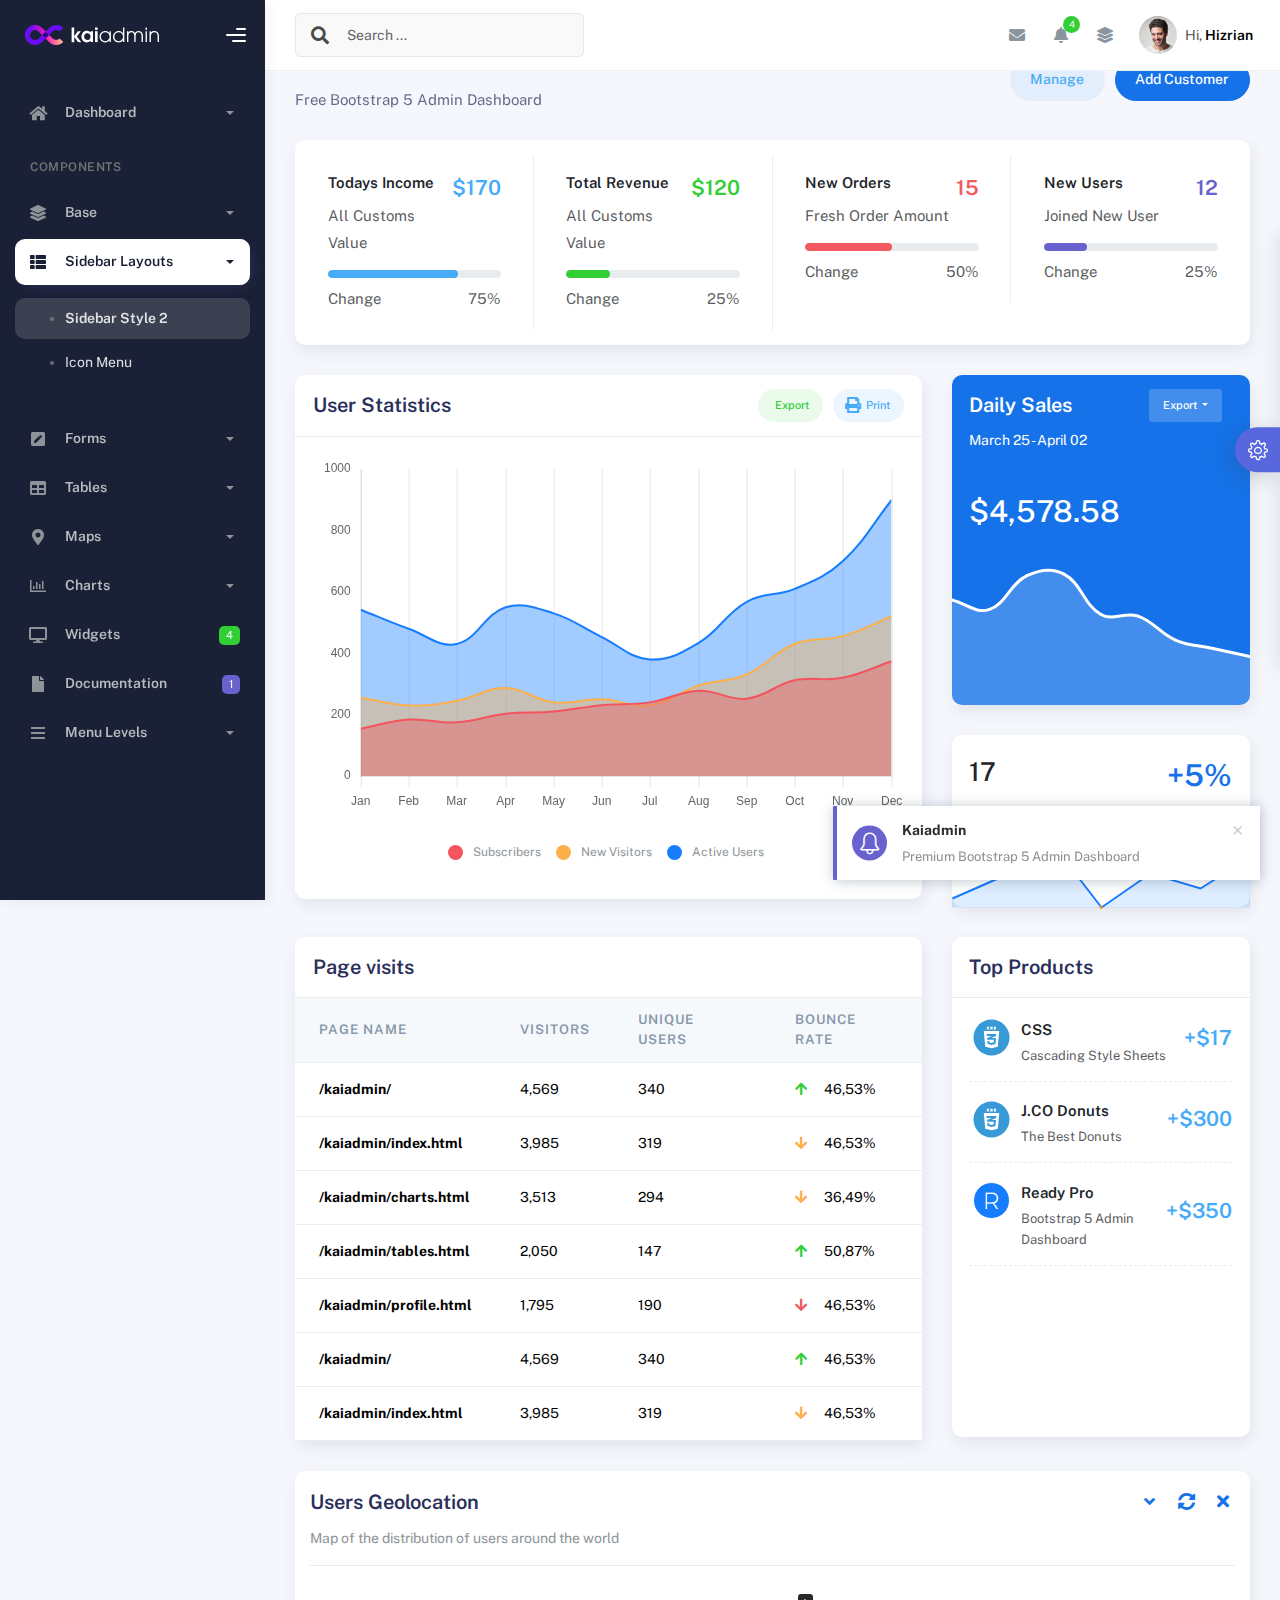
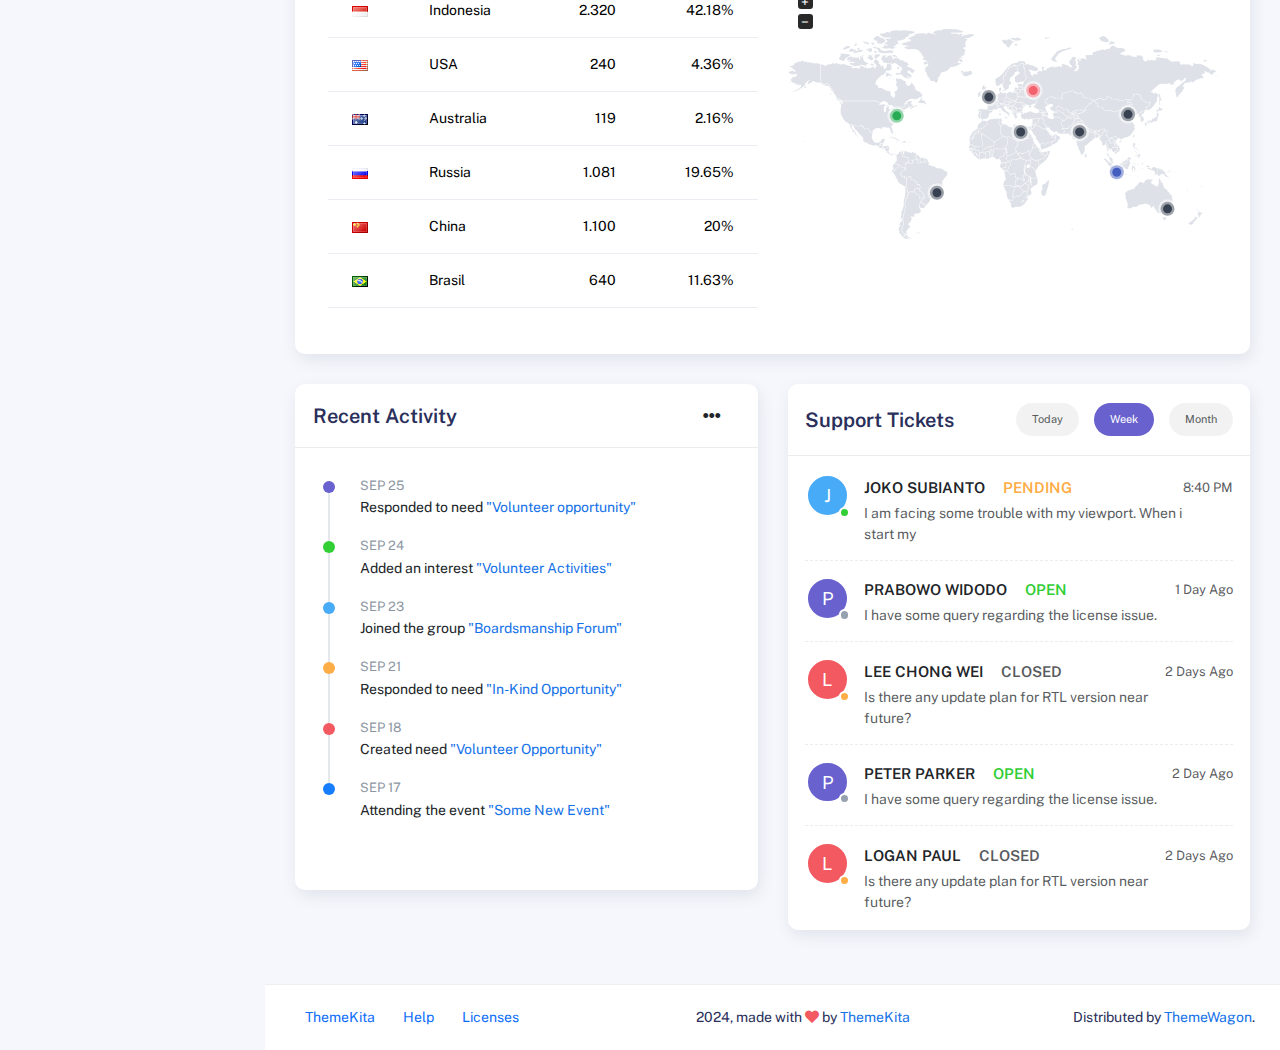
<file: sidebar-style-2.html>
<!DOCTYPE html>
<html lang="en">
  <head>
    <meta http-equiv="X-UA-Compatible" content="IE=edge" />
    <title>Kaiadmin - Bootstrap 5 Admin Dashboard</title>
    <meta
      content="width=device-width, initial-scale=1.0, shrink-to-fit=no"
      name="viewport"
    />
    <link
      rel="icon"
      href="assets/img/kaiadmin/favicon.ico"
      type="image/x-icon"
    />

    <!-- Fonts and icons -->
    <script src="assets/js/plugin/webfont/webfont.min.js"></script>
    <script>
      WebFont.load({
        google: { families: ["Public Sans:300,400,500,600,700"] },
        custom: {
          families: [
            "Font Awesome 5 Solid",
            "Font Awesome 5 Regular",
            "Font Awesome 5 Brands",
            "simple-line-icons",
          ],
          urls: ["assets/css/fonts.min.css"],
        },
        active: function () {
          sessionStorage.fonts = true;
        },
      });
    </script>

    <!-- CSS Files -->
    <link rel="stylesheet" href="assets/css/bootstrap.min.css" />
    <link rel="stylesheet" href="assets/css/plugins.min.css" />
    <link rel="stylesheet" href="assets/css/kaiadmin.min.css" />

    <!-- CSS Just for demo purpose, don't include it in your project -->
    <link rel="stylesheet" href="assets/css/demo.css" />
  </head>
  <body>
    <div class="wrapper">
      <!-- Sidebar -->
      <div class="sidebar sidebar-style-2" data-background-color="dark">
        <div class="sidebar-logo">
          <!-- Logo Header -->
          <div class="logo-header" data-background-color="dark">
            <a href="index.html" class="logo">
              <img
                src="assets/img/kaiadmin/logo_light.svg"
                alt="navbar brand"
                class="navbar-brand"
                height="20"
              />
            </a>
            <div class="nav-toggle">
              <button class="btn btn-toggle toggle-sidebar">
                <i class="gg-menu-right"></i>
              </button>
              <button class="btn btn-toggle sidenav-toggler">
                <i class="gg-menu-left"></i>
              </button>
            </div>
            <button class="topbar-toggler more">
              <i class="gg-more-vertical-alt"></i>
            </button>
          </div>
          <!-- End Logo Header -->
        </div>
        <div class="sidebar-wrapper scrollbar scrollbar-inner">
          <div class="sidebar-content">
            <ul class="nav nav-secondary">
              <li class="nav-item">
                <a
                  data-bs-toggle="collapse"
                  href="#dashboard"
                  class="collapsed"
                  aria-expanded="false"
                >
                  <i class="fas fa-home"></i>
                  <p>Dashboard</p>
                  <span class="caret"></span>
                </a>
                <div class="collapse" id="dashboard">
                  <ul class="nav nav-collapse">
                    <li>
                      <a href="../demo1/index.html">
                        <span class="sub-item">Dashboard 1</span>
                      </a>
                    </li>
                  </ul>
                </div>
              </li>
              <li class="nav-section">
                <span class="sidebar-mini-icon">
                  <i class="fa fa-ellipsis-h"></i>
                </span>
                <h4 class="text-section">Components</h4>
              </li>
              <li class="nav-item">
                <a data-bs-toggle="collapse" href="#base">
                  <i class="fas fa-layer-group"></i>
                  <p>Base</p>
                  <span class="caret"></span>
                </a>
                <div class="collapse" id="base">
                  <ul class="nav nav-collapse">
                    <li>
                      <a href="components/avatars.html">
                        <span class="sub-item">Avatars</span>
                      </a>
                    </li>
                    <li>
                      <a href="components/buttons.html">
                        <span class="sub-item">Buttons</span>
                      </a>
                    </li>
                    <li>
                      <a href="components/gridsystem.html">
                        <span class="sub-item">Grid System</span>
                      </a>
                    </li>
                    <li>
                      <a href="components/panels.html">
                        <span class="sub-item">Panels</span>
                      </a>
                    </li>
                    <li>
                      <a href="components/notifications.html">
                        <span class="sub-item">Notifications</span>
                      </a>
                    </li>
                    <li>
                      <a href="components/sweetalert.html">
                        <span class="sub-item">Sweet Alert</span>
                      </a>
                    </li>
                    <li>
                      <a href="components/font-awesome-icons.html">
                        <span class="sub-item">Font Awesome Icons</span>
                      </a>
                    </li>
                    <li>
                      <a href="components/simple-line-icons.html">
                        <span class="sub-item">Simple Line Icons</span>
                      </a>
                    </li>
                    <li>
                      <a href="components/typography.html">
                        <span class="sub-item">Typography</span>
                      </a>
                    </li>
                  </ul>
                </div>
              </li>
              <li class="nav-item active submenu">
                <a data-bs-toggle="collapse" href="#sidebarLayouts">
                  <i class="fas fa-th-list"></i>
                  <p>Sidebar Layouts</p>
                  <span class="caret"></span>
                </a>
                <div class="collapse show" id="sidebarLayouts">
                  <ul class="nav nav-collapse">
                    <li class="active">
                      <a href="sidebar-style-2.html">
                        <span class="sub-item">Sidebar Style 2</span>
                      </a>
                    </li>
                    <li>
                      <a href="icon-menu.html">
                        <span class="sub-item">Icon Menu</span>
                      </a>
                    </li>
                  </ul>
                </div>
              </li>
              <li class="nav-item">
                <a data-bs-toggle="collapse" href="#forms">
                  <i class="fas fa-pen-square"></i>
                  <p>Forms</p>
                  <span class="caret"></span>
                </a>
                <div class="collapse" id="forms">
                  <ul class="nav nav-collapse">
                    <li>
                      <a href="forms/forms.html">
                        <span class="sub-item">Basic Form</span>
                      </a>
                    </li>
                  </ul>
                </div>
              </li>
              <li class="nav-item">
                <a data-bs-toggle="collapse" href="#tables">
                  <i class="fas fa-table"></i>
                  <p>Tables</p>
                  <span class="caret"></span>
                </a>
                <div class="collapse" id="tables">
                  <ul class="nav nav-collapse">
                    <li>
                      <a href="tables/tables.html">
                        <span class="sub-item">Basic Table</span>
                      </a>
                    </li>
                    <li>
                      <a href="tables/datatables.html">
                        <span class="sub-item">Datatables</span>
                      </a>
                    </li>
                  </ul>
                </div>
              </li>
              <li class="nav-item">
                <a data-bs-toggle="collapse" href="#maps">
                  <i class="fas fa-map-marker-alt"></i>
                  <p>Maps</p>
                  <span class="caret"></span>
                </a>
                <div class="collapse" id="maps">
                  <ul class="nav nav-collapse">
                    <li>
                      <a href="maps/googlemaps.html">
                        <span class="sub-item">Google Maps</span>
                      </a>
                    </li>
                    <li>
                      <a href="maps/jsvectormap.html">
                        <span class="sub-item">Jsvectormap</span>
                      </a>
                    </li>
                  </ul>
                </div>
              </li>
              <li class="nav-item">
                <a data-bs-toggle="collapse" href="#charts">
                  <i class="far fa-chart-bar"></i>
                  <p>Charts</p>
                  <span class="caret"></span>
                </a>
                <div class="collapse" id="charts">
                  <ul class="nav nav-collapse">
                    <li>
                      <a href="charts/charts.html">
                        <span class="sub-item">Chart Js</span>
                      </a>
                    </li>
                    <li>
                      <a href="charts/sparkline.html">
                        <span class="sub-item">Sparkline</span>
                      </a>
                    </li>
                  </ul>
                </div>
              </li>
              <li class="nav-item">
                <a href="widgets.html">
                  <i class="fas fa-desktop"></i>
                  <p>Widgets</p>
                  <span class="badge badge-success">4</span>
                </a>
              </li>
              <li class="nav-item">
                <a href="../../documentation/index.html">
                  <i class="fas fa-file"></i>
                  <p>Documentation</p>
                  <span class="badge badge-secondary">1</span>
                </a>
              </li>
              <li class="nav-item">
                <a data-bs-toggle="collapse" href="#submenu">
                  <i class="fas fa-bars"></i>
                  <p>Menu Levels</p>
                  <span class="caret"></span>
                </a>
                <div class="collapse" id="submenu">
                  <ul class="nav nav-collapse">
                    <li>
                      <a data-bs-toggle="collapse" href="#subnav1">
                        <span class="sub-item">Level 1</span>
                        <span class="caret"></span>
                      </a>
                      <div class="collapse" id="subnav1">
                        <ul class="nav nav-collapse subnav">
                          <li>
                            <a href="#">
                              <span class="sub-item">Level 2</span>
                            </a>
                          </li>
                          <li>
                            <a href="#">
                              <span class="sub-item">Level 2</span>
                            </a>
                          </li>
                        </ul>
                      </div>
                    </li>
                    <li>
                      <a data-bs-toggle="collapse" href="#subnav2">
                        <span class="sub-item">Level 1</span>
                        <span class="caret"></span>
                      </a>
                      <div class="collapse" id="subnav2">
                        <ul class="nav nav-collapse subnav">
                          <li>
                            <a href="#">
                              <span class="sub-item">Level 2</span>
                            </a>
                          </li>
                        </ul>
                      </div>
                    </li>
                    <li>
                      <a href="#">
                        <span class="sub-item">Level 1</span>
                      </a>
                    </li>
                  </ul>
                </div>
              </li>
            </ul>
          </div>
        </div>
      </div>
      <!-- End Sidebar -->

      <div class="main-panel">
        <div class="main-header">
          <div class="main-header-logo">
            <!-- Logo Header -->
            <div class="logo-header" data-background-color="dark">
              <a href="index.html" class="logo">
                <img
                  src="assets/img/kaiadmin/logo_light.svg"
                  alt="navbar brand"
                  class="navbar-brand"
                  height="20"
                />
              </a>
              <div class="nav-toggle">
                <button class="btn btn-toggle toggle-sidebar">
                  <i class="gg-menu-right"></i>
                </button>
                <button class="btn btn-toggle sidenav-toggler">
                  <i class="gg-menu-left"></i>
                </button>
              </div>
              <button class="topbar-toggler more">
                <i class="gg-more-vertical-alt"></i>
              </button>
            </div>
            <!-- End Logo Header -->
          </div>
          <!-- Navbar Header -->
          <nav
            class="navbar navbar-header navbar-header-transparent navbar-expand-lg border-bottom"
          >
            <div class="container-fluid">
              <nav
                class="navbar navbar-header-left navbar-expand-lg navbar-form nav-search p-0 d-none d-lg-flex"
              >
                <div class="input-group">
                  <div class="input-group-prepend">
                    <button type="submit" class="btn btn-search pe-1">
                      <i class="fa fa-search search-icon"></i>
                    </button>
                  </div>
                  <input
                    type="text"
                    placeholder="Search ..."
                    class="form-control"
                  />
                </div>
              </nav>

              <ul class="navbar-nav topbar-nav ms-md-auto align-items-center">
                <li
                  class="nav-item topbar-icon dropdown hidden-caret d-flex d-lg-none"
                >
                  <a
                    class="nav-link dropdown-toggle"
                    data-bs-toggle="dropdown"
                    href="#"
                    role="button"
                    aria-expanded="false"
                    aria-haspopup="true"
                  >
                    <i class="fa fa-search"></i>
                  </a>
                  <ul class="dropdown-menu dropdown-search animated fadeIn">
                    <form class="navbar-left navbar-form nav-search">
                      <div class="input-group">
                        <input
                          type="text"
                          placeholder="Search ..."
                          class="form-control"
                        />
                      </div>
                    </form>
                  </ul>
                </li>
                <li class="nav-item topbar-icon dropdown hidden-caret">
                  <a
                    class="nav-link dropdown-toggle"
                    href="#"
                    id="messageDropdown"
                    role="button"
                    data-bs-toggle="dropdown"
                    aria-haspopup="true"
                    aria-expanded="false"
                  >
                    <i class="fa fa-envelope"></i>
                  </a>
                  <ul
                    class="dropdown-menu messages-notif-box animated fadeIn"
                    aria-labelledby="messageDropdown"
                  >
                    <li>
                      <div
                        class="dropdown-title d-flex justify-content-between align-items-center"
                      >
                        Messages
                        <a href="#" class="small">Mark all as read</a>
                      </div>
                    </li>
                    <li>
                      <div class="message-notif-scroll scrollbar-outer">
                        <div class="notif-center">
                          <a href="#">
                            <div class="notif-img">
                              <img
                                src="assets/img/jm_denis.jpg"
                                alt="Img Profile"
                              />
                            </div>
                            <div class="notif-content">
                              <span class="subject">Jimmy Denis</span>
                              <span class="block"> How are you ? </span>
                              <span class="time">5 minutes ago</span>
                            </div>
                          </a>
                          <a href="#">
                            <div class="notif-img">
                              <img
                                src="assets/img/chadengle.jpg"
                                alt="Img Profile"
                              />
                            </div>
                            <div class="notif-content">
                              <span class="subject">Chad</span>
                              <span class="block"> Ok, Thanks ! </span>
                              <span class="time">12 minutes ago</span>
                            </div>
                          </a>
                          <a href="#">
                            <div class="notif-img">
                              <img
                                src="assets/img/mlane.jpg"
                                alt="Img Profile"
                              />
                            </div>
                            <div class="notif-content">
                              <span class="subject">Jhon Doe</span>
                              <span class="block">
                                Ready for the meeting today...
                              </span>
                              <span class="time">12 minutes ago</span>
                            </div>
                          </a>
                          <a href="#">
                            <div class="notif-img">
                              <img
                                src="assets/img/talha.jpg"
                                alt="Img Profile"
                              />
                            </div>
                            <div class="notif-content">
                              <span class="subject">Talha</span>
                              <span class="block"> Hi, Apa Kabar ? </span>
                              <span class="time">17 minutes ago</span>
                            </div>
                          </a>
                        </div>
                      </div>
                    </li>
                    <li>
                      <a class="see-all" href="javascript:void(0);"
                        >See all messages<i class="fa fa-angle-right"></i>
                      </a>
                    </li>
                  </ul>
                </li>
                <li class="nav-item topbar-icon dropdown hidden-caret">
                  <a
                    class="nav-link dropdown-toggle"
                    href="#"
                    id="notifDropdown"
                    role="button"
                    data-bs-toggle="dropdown"
                    aria-haspopup="true"
                    aria-expanded="false"
                  >
                    <i class="fa fa-bell"></i>
                    <span class="notification">4</span>
                  </a>
                  <ul
                    class="dropdown-menu notif-box animated fadeIn"
                    aria-labelledby="notifDropdown"
                  >
                    <li>
                      <div class="dropdown-title">
                        You have 4 new notification
                      </div>
                    </li>
                    <li>
                      <div class="notif-scroll scrollbar-outer">
                        <div class="notif-center">
                          <a href="#">
                            <div class="notif-icon notif-primary">
                              <i class="fa fa-user-plus"></i>
                            </div>
                            <div class="notif-content">
                              <span class="block"> New user registered </span>
                              <span class="time">5 minutes ago</span>
                            </div>
                          </a>
                          <a href="#">
                            <div class="notif-icon notif-success">
                              <i class="fa fa-comment"></i>
                            </div>
                            <div class="notif-content">
                              <span class="block">
                                Rahmad commented on Admin
                              </span>
                              <span class="time">12 minutes ago</span>
                            </div>
                          </a>
                          <a href="#">
                            <div class="notif-img">
                              <img
                                src="assets/img/profile2.jpg"
                                alt="Img Profile"
                              />
                            </div>
                            <div class="notif-content">
                              <span class="block">
                                Reza send messages to you
                              </span>
                              <span class="time">12 minutes ago</span>
                            </div>
                          </a>
                          <a href="#">
                            <div class="notif-icon notif-danger">
                              <i class="fa fa-heart"></i>
                            </div>
                            <div class="notif-content">
                              <span class="block"> Farrah liked Admin </span>
                              <span class="time">17 minutes ago</span>
                            </div>
                          </a>
                        </div>
                      </div>
                    </li>
                    <li>
                      <a class="see-all" href="javascript:void(0);"
                        >See all notifications<i class="fa fa-angle-right"></i>
                      </a>
                    </li>
                  </ul>
                </li>
                <li class="nav-item topbar-icon dropdown hidden-caret">
                  <a
                    class="nav-link"
                    data-bs-toggle="dropdown"
                    href="#"
                    aria-expanded="false"
                  >
                    <i class="fas fa-layer-group"></i>
                  </a>
                  <div class="dropdown-menu quick-actions animated fadeIn">
                    <div class="quick-actions-header">
                      <span class="title mb-1">Quick Actions</span>
                      <span class="subtitle op-7">Shortcuts</span>
                    </div>
                    <div class="quick-actions-scroll scrollbar-outer">
                      <div class="quick-actions-items">
                        <div class="row m-0">
                          <a class="col-6 col-md-4 p-0" href="#">
                            <div class="quick-actions-item">
                              <div class="avatar-item bg-danger rounded-circle">
                                <i class="far fa-calendar-alt"></i>
                              </div>
                              <span class="text">Calendar</span>
                            </div>
                          </a>
                          <a class="col-6 col-md-4 p-0" href="#">
                            <div class="quick-actions-item">
                              <div
                                class="avatar-item bg-warning rounded-circle"
                              >
                                <i class="fas fa-map"></i>
                              </div>
                              <span class="text">Maps</span>
                            </div>
                          </a>
                          <a class="col-6 col-md-4 p-0" href="#">
                            <div class="quick-actions-item">
                              <div class="avatar-item bg-info rounded-circle">
                                <i class="fas fa-file-excel"></i>
                              </div>
                              <span class="text">Reports</span>
                            </div>
                          </a>
                          <a class="col-6 col-md-4 p-0" href="#">
                            <div class="quick-actions-item">
                              <div
                                class="avatar-item bg-success rounded-circle"
                              >
                                <i class="fas fa-envelope"></i>
                              </div>
                              <span class="text">Emails</span>
                            </div>
                          </a>
                          <a class="col-6 col-md-4 p-0" href="#">
                            <div class="quick-actions-item">
                              <div
                                class="avatar-item bg-primary rounded-circle"
                              >
                                <i class="fas fa-file-invoice-dollar"></i>
                              </div>
                              <span class="text">Invoice</span>
                            </div>
                          </a>
                          <a class="col-6 col-md-4 p-0" href="#">
                            <div class="quick-actions-item">
                              <div
                                class="avatar-item bg-secondary rounded-circle"
                              >
                                <i class="fas fa-credit-card"></i>
                              </div>
                              <span class="text">Payments</span>
                            </div>
                          </a>
                        </div>
                      </div>
                    </div>
                  </div>
                </li>

                <li class="nav-item topbar-user dropdown hidden-caret">
                  <a
                    class="dropdown-toggle profile-pic"
                    data-bs-toggle="dropdown"
                    href="#"
                    aria-expanded="false"
                  >
                    <div class="avatar-sm">
                      <img
                        src="assets/img/profile.jpg"
                        alt="..."
                        class="avatar-img rounded-circle"
                      />
                    </div>
                    <span class="profile-username">
                      <span class="op-7">Hi,</span>
                      <span class="fw-bold">Hizrian</span>
                    </span>
                  </a>
                  <ul class="dropdown-menu dropdown-user animated fadeIn">
                    <div class="dropdown-user-scroll scrollbar-outer">
                      <li>
                        <div class="user-box">
                          <div class="avatar-lg">
                            <img
                              src="assets/img/profile.jpg"
                              alt="image profile"
                              class="avatar-img rounded"
                            />
                          </div>
                          <div class="u-text">
                            <h4>Hizrian</h4>
                            <p class="text-muted">hello@example.com</p>
                            <a
                              href="profile.html"
                              class="btn btn-xs btn-secondary btn-sm"
                              >View Profile</a
                            >
                          </div>
                        </div>
                      </li>
                      <li>
                        <div class="dropdown-divider"></div>
                        <a class="dropdown-item" href="#">My Profile</a>
                        <a class="dropdown-item" href="#">My Balance</a>
                        <a class="dropdown-item" href="#">Inbox</a>
                        <div class="dropdown-divider"></div>
                        <a class="dropdown-item" href="#">Account Setting</a>
                        <div class="dropdown-divider"></div>
                        <a class="dropdown-item" href="#">Logout</a>
                      </li>
                    </div>
                  </ul>
                </li>
              </ul>
            </div>
          </nav>
          <!-- End Navbar -->
        </div>

        <div class="container">
          <div class="page-inner">
            <div
              class="d-flex align-items-left align-items-md-center flex-column flex-md-row pt-2 pb-4"
            >
              <div>
                <h3 class="fw-bold mb-3">Dashboard</h3>
                <h6 class="op-7 mb-2">Free Bootstrap 5 Admin Dashboard</h6>
              </div>
              <div class="ms-md-auto py-2 py-md-0">
                <a href="#" class="btn btn-label-info btn-round me-2">Manage</a>
                <a href="#" class="btn btn-primary btn-round">Add Customer</a>
              </div>
            </div>
            <div class="row row-card-no-pd">
              <div class="col-12 col-sm-6 col-md-6 col-xl-3">
                <div class="card">
                  <div class="card-body">
                    <div class="d-flex justify-content-between">
                      <div>
                        <h6><b>Todays Income</b></h6>
                        <p class="text-muted">All Customs Value</p>
                      </div>
                      <h4 class="text-info fw-bold">$170</h4>
                    </div>
                    <div class="progress progress-sm">
                      <div
                        class="progress-bar bg-info w-75"
                        role="progressbar"
                        aria-valuenow="75"
                        aria-valuemin="0"
                        aria-valuemax="100"
                      ></div>
                    </div>
                    <div class="d-flex justify-content-between mt-2">
                      <p class="text-muted mb-0">Change</p>
                      <p class="text-muted mb-0">75%</p>
                    </div>
                  </div>
                </div>
              </div>
              <div class="col-12 col-sm-6 col-md-6 col-xl-3">
                <div class="card">
                  <div class="card-body">
                    <div class="d-flex justify-content-between">
                      <div>
                        <h6><b>Total Revenue</b></h6>
                        <p class="text-muted">All Customs Value</p>
                      </div>
                      <h4 class="text-success fw-bold">$120</h4>
                    </div>
                    <div class="progress progress-sm">
                      <div
                        class="progress-bar bg-success w-25"
                        role="progressbar"
                        aria-valuenow="25"
                        aria-valuemin="0"
                        aria-valuemax="100"
                      ></div>
                    </div>
                    <div class="d-flex justify-content-between mt-2">
                      <p class="text-muted mb-0">Change</p>
                      <p class="text-muted mb-0">25%</p>
                    </div>
                  </div>
                </div>
              </div>
              <div class="col-12 col-sm-6 col-md-6 col-xl-3">
                <div class="card">
                  <div class="card-body">
                    <div class="d-flex justify-content-between">
                      <div>
                        <h6><b>New Orders</b></h6>
                        <p class="text-muted">Fresh Order Amount</p>
                      </div>
                      <h4 class="text-danger fw-bold">15</h4>
                    </div>
                    <div class="progress progress-sm">
                      <div
                        class="progress-bar bg-danger w-50"
                        role="progressbar"
                        aria-valuenow="50"
                        aria-valuemin="0"
                        aria-valuemax="100"
                      ></div>
                    </div>
                    <div class="d-flex justify-content-between mt-2">
                      <p class="text-muted mb-0">Change</p>
                      <p class="text-muted mb-0">50%</p>
                    </div>
                  </div>
                </div>
              </div>
              <div class="col-12 col-sm-6 col-md-6 col-xl-3">
                <div class="card">
                  <div class="card-body">
                    <div class="d-flex justify-content-between">
                      <div>
                        <h6><b>New Users</b></h6>
                        <p class="text-muted">Joined New User</p>
                      </div>
                      <h4 class="text-secondary fw-bold">12</h4>
                    </div>
                    <div class="progress progress-sm">
                      <div
                        class="progress-bar bg-secondary w-25"
                        role="progressbar"
                        aria-valuenow="25"
                        aria-valuemin="0"
                        aria-valuemax="100"
                      ></div>
                    </div>
                    <div class="d-flex justify-content-between mt-2">
                      <p class="text-muted mb-0">Change</p>
                      <p class="text-muted mb-0">25%</p>
                    </div>
                  </div>
                </div>
              </div>
            </div>
            <div class="row">
              <div class="col-md-8">
                <div class="card">
                  <div class="card-header">
                    <div class="card-head-row">
                      <div class="card-title">User Statistics</div>
                      <div class="card-tools">
                        <a
                          href="#"
                          class="btn btn-label-success btn-round btn-sm me-2"
                        >
                          <span class="btn-label">
                            <i class="fa fa-pencil"></i>
                          </span>
                          Export
                        </a>
                        <a href="#" class="btn btn-label-info btn-round btn-sm">
                          <span class="btn-label">
                            <i class="fa fa-print"></i>
                          </span>
                          Print
                        </a>
                      </div>
                    </div>
                  </div>
                  <div class="card-body">
                    <div class="chart-container" style="min-height: 375px">
                      <canvas id="statisticsChart"></canvas>
                    </div>
                    <div id="myChartLegend"></div>
                  </div>
                </div>
              </div>
              <div class="col-md-4">
                <div class="card card-primary">
                  <div class="card-header">
                    <div class="card-head-row">
                      <div class="card-title">Daily Sales</div>
                      <div class="card-tools">
                        <div class="dropdown">
                          <button
                            class="btn btn-sm btn-label-light dropdown-toggle"
                            type="button"
                            id="dropdownMenuButton"
                            data-bs-toggle="dropdown"
                            aria-haspopup="true"
                            aria-expanded="false"
                          >
                            Export
                          </button>
                          <div
                            class="dropdown-menu"
                            aria-labelledby="dropdownMenuButton"
                          >
                            <a class="dropdown-item" href="#">Action</a>
                            <a class="dropdown-item" href="#">Another action</a>
                            <a class="dropdown-item" href="#"
                              >Something else here</a
                            >
                          </div>
                        </div>
                      </div>
                    </div>
                    <div class="card-category">March 25 - April 02</div>
                  </div>
                  <div class="card-body pb-0">
                    <div class="mb-4 mt-2">
                      <h1>$4,578.58</h1>
                    </div>
                    <div class="pull-in">
                      <canvas id="dailySalesChart"></canvas>
                    </div>
                  </div>
                </div>
                <div class="card">
                  <div class="card-body pb-0">
                    <div class="h1 fw-bold float-end text-primary">+5%</div>
                    <h2 class="mb-2">17</h2>
                    <p class="text-muted">Users online</p>
                    <div class="pull-in sparkline-fix">
                      <div id="lineChart"></div>
                    </div>
                  </div>
                </div>
              </div>
            </div>
            <!-- <div class="row">
						<div class="col-md-4">
							<div class="card">
								<div class="card-body pb-0">
									<div class="h1 fw-bold float-end text-primary">+5%</div>
									<h2 class="mb-2">17</h2>
									<p class="text-muted">Users online</p>
									<div class="pull-in sparkline-fix">
										<div id="lineChart"></div>
									</div>
								</div>
							</div>
						</div>
						<div class="col-md-4">
							<div class="card">
								<div class="card-body pb-0">
									<div class="h1 fw-bold float-end text-danger">-3%</div>
									<h2 class="mb-2">27</h2>
									<p class="text-muted">New Users</p>
									<div class="pull-in sparkline-fix">
										<div id="lineChart2"></div>
									</div>
								</div>
							</div>
						</div>
						<div class="col-md-4">
							<div class="card">
								<div class="card-body pb-0">
									<div class="h1 fw-bold float-end text-warning">+7%</div>
									<h2 class="mb-2">213</h2>
									<p class="text-muted">Transactions</p>
									<div class="pull-in sparkline-fix">
										<div id="lineChart3"></div>
									</div>
								</div>
							</div>
						</div>
					</div> -->
            <!-- <div class="row">
						<div class="col-md-4">
							<div class="card">
								<div class="card-header">
									<div class="card-title">Top Products</div>
								</div>
								<div class="card-body pb-0">
									<div class="d-flex">
										<div class="avatar">
											<img src="assets/img/logoproduct.svg" alt="..." class="avatar-img rounded-circle">
										</div>
										<div class="flex-1 pt-1 ms-2">
											<h6 class="fw-bold mb-1">CSS</h6>
											<small class="text-muted">Cascading Style Sheets</small>
										</div>
										<div class="d-flex ms-auto align-items-center">
											<h4 class="text-info fw-bold">+$17</h4>
										</div>
									</div>
									<div class="separator-dashed"></div>
									<div class="d-flex">
										<div class="avatar">
											<img src="assets/img/logoproduct.svg" alt="..." class="avatar-img rounded-circle">
										</div>
										<div class="flex-1 pt-1 ms-2">
											<h6 class="fw-bold mb-1">J.CO Donuts</h6>
											<small class="text-muted">The Best Donuts</small>
										</div>
										<div class="d-flex ms-auto align-items-center">
											<h4 class="text-info fw-bold">+$300</h4>
										</div>
									</div>
									<div class="separator-dashed"></div>
									<div class="d-flex">
										<div class="avatar">
											<img src="assets/img/logoproduct3.svg" alt="..." class="avatar-img rounded-circle">
										</div>
										<div class="flex-1 pt-1 ms-2">
											<h6 class="fw-bold mb-1">Ready Pro</h6>
											<small class="text-muted">Bootstrap 5 Admin Dashboard</small>
										</div>
										<div class="d-flex ms-auto align-items-center">
											<h4 class="text-info fw-bold">+$350</h4>
										</div>
									</div>
									<div class="separator-dashed"></div>
									<div class="pull-in">
										<canvas id="topProductsChart"></canvas>
									</div>
								</div>
							</div>
						</div>
						<div class="col-md-4">
							<div class="card">
								<div class="card-body">
									<div class="card-title fw-mediumbold">Suggested People</div>
									<div class="card-list">
										<div class="item-list">
											<div class="avatar">
												<img src="assets/img/jm_denis.jpg" alt="..." class="avatar-img rounded-circle">
											</div>
											<div class="info-user ms-3">
												<div class="username">Jimmy Denis</div>
												<div class="status">Graphic Designer</div>
											</div>
											<button class="btn btn-icon btn-primary btn-round btn-xs">
												<i class="fa fa-plus"></i>
											</button>
										</div>
										<div class="item-list">
											<div class="avatar">
												<img src="assets/img/chadengle.jpg" alt="..." class="avatar-img rounded-circle">
											</div>
											<div class="info-user ms-3">
												<div class="username">Chad</div>
												<div class="status">CEO Zeleaf</div>
											</div>
											<button class="btn btn-icon btn-primary btn-round btn-xs">
												<i class="fa fa-plus"></i>
											</button>
										</div>
										<div class="item-list">
											<div class="avatar">
												<img src="assets/img/talha.jpg" alt="..." class="avatar-img rounded-circle">
											</div>
											<div class="info-user ms-3">
												<div class="username">Talha</div>
												<div class="status">Front End Designer</div>
											</div>
											<button class="btn btn-icon btn-primary btn-round btn-xs">
												<i class="fa fa-plus"></i>
											</button>
										</div>
										<div class="item-list">
											<div class="avatar">
												<img src="assets/img/mlane.jpg" alt="..." class="avatar-img rounded-circle">
											</div>
											<div class="info-user ms-3">
												<div class="username">John Doe</div>
												<div class="status">Back End Developer</div>
											</div>
											<button class="btn btn-icon btn-primary btn-round btn-xs">
												<i class="fa fa-plus"></i>
											</button>
										</div>
										<div class="item-list">
											<div class="avatar">
												<img src="assets/img/talha.jpg" alt="..." class="avatar-img rounded-circle">
											</div>
											<div class="info-user ms-3">
												<div class="username">Talha</div>
												<div class="status">Front End Designer</div>
											</div>
											<button class="btn btn-icon btn-primary btn-round btn-xs">
												<i class="fa fa-plus"></i>
											</button>
										</div>
										<div class="item-list">
											<div class="avatar">
												<img src="assets/img/jm_denis.jpg" alt="..." class="avatar-img rounded-circle">
											</div>
											<div class="info-user ms-3">
												<div class="username">Jimmy Denis</div>
												<div class="status">Graphic Designer</div>
											</div>
											<button class="btn btn-icon btn-primary btn-round btn-xs">
												<i class="fa fa-plus"></i>
											</button>
										</div>
									</div>
								</div>
							</div>
						</div>
						<div class="col-md-4">
							<div class="card card-primary bg-primary-gradient">
								<div class="card-body">
									<h5 class="mt-3 b-b1 pb-2 mb-4 fw-bold">Active user right now</h5>
									<h1 class="mb-4 fw-bold">17</h1>
									<h5 class="mt-3 b-b1 pb-2 mb-5 fw-bold">Page view per minutes</h5>
									<div id="activeUsersChart"></div>
									<h5 class="mt-5 pb-3 mb-0 fw-bold">Top active pages</h5>
									<ul class="list-unstyled">
										<li class="d-flex justify-content-between pb-1 pt-1"><small>/product/readypro/index.html</small> <span>7</span></li>
										<li class="d-flex justify-content-between pb-1 pt-1"><small>/product/kaiadmin/demo.html</small> <span>10</span></li>
									</ul>
								</div>
							</div>
						</div>
					</div> -->
            <div class="row">
              <div class="col-md-8">
                <div class="card">
                  <div class="card-header">
                    <div class="card-title">Page visits</div>
                  </div>
                  <div class="card-body p-0">
                    <div class="table-responsive">
                      <!-- Projects table -->
                      <table class="table align-items-center mb-0">
                        <thead class="thead-light">
                          <tr>
                            <th scope="col">Page name</th>
                            <th scope="col">Visitors</th>
                            <th scope="col">Unique users</th>
                            <th scope="col">Bounce rate</th>
                          </tr>
                        </thead>
                        <tbody>
                          <tr>
                            <th scope="row">/kaiadmin/</th>
                            <td>4,569</td>
                            <td>340</td>
                            <td>
                              <i class="fas fa-arrow-up text-success me-3"></i>
                              46,53%
                            </td>
                          </tr>
                          <tr>
                            <th scope="row">/kaiadmin/index.html</th>
                            <td>3,985</td>
                            <td>319</td>
                            <td>
                              <i
                                class="fas fa-arrow-down text-warning me-3"
                              ></i>
                              46,53%
                            </td>
                          </tr>
                          <tr>
                            <th scope="row">/kaiadmin/charts.html</th>
                            <td>3,513</td>
                            <td>294</td>
                            <td>
                              <i
                                class="fas fa-arrow-down text-warning me-3"
                              ></i>
                              36,49%
                            </td>
                          </tr>
                          <tr>
                            <th scope="row">/kaiadmin/tables.html</th>
                            <td>2,050</td>
                            <td>147</td>
                            <td>
                              <i class="fas fa-arrow-up text-success me-3"></i>
                              50,87%
                            </td>
                          </tr>
                          <tr>
                            <th scope="row">/kaiadmin/profile.html</th>
                            <td>1,795</td>
                            <td>190</td>
                            <td>
                              <i class="fas fa-arrow-down text-danger me-3"></i>
                              46,53%
                            </td>
                          </tr>
                          <tr>
                            <th scope="row">/kaiadmin/</th>
                            <td>4,569</td>
                            <td>340</td>
                            <td>
                              <i class="fas fa-arrow-up text-success me-3"></i>
                              46,53%
                            </td>
                          </tr>
                          <tr>
                            <th scope="row">/kaiadmin/index.html</th>
                            <td>3,985</td>
                            <td>319</td>
                            <td>
                              <i
                                class="fas fa-arrow-down text-warning me-3"
                              ></i>
                              46,53%
                            </td>
                          </tr>
                        </tbody>
                      </table>
                    </div>
                  </div>
                </div>
              </div>
              <div class="col-md-4">
                <div class="card">
                  <div class="card-header">
                    <div class="card-title">Top Products</div>
                  </div>
                  <div class="card-body pb-0">
                    <div class="d-flex">
                      <div class="avatar">
                        <img
                          src="assets/img/logoproduct.svg"
                          alt="..."
                          class="avatar-img rounded-circle"
                        />
                      </div>
                      <div class="flex-1 pt-1 ms-2">
                        <h6 class="fw-bold mb-1">CSS</h6>
                        <small class="text-muted">Cascading Style Sheets</small>
                      </div>
                      <div class="d-flex ms-auto align-items-center">
                        <h4 class="text-info fw-bold">+$17</h4>
                      </div>
                    </div>
                    <div class="separator-dashed"></div>
                    <div class="d-flex">
                      <div class="avatar">
                        <img
                          src="assets/img/logoproduct.svg"
                          alt="..."
                          class="avatar-img rounded-circle"
                        />
                      </div>
                      <div class="flex-1 pt-1 ms-2">
                        <h6 class="fw-bold mb-1">J.CO Donuts</h6>
                        <small class="text-muted">The Best Donuts</small>
                      </div>
                      <div class="d-flex ms-auto align-items-center">
                        <h4 class="text-info fw-bold">+$300</h4>
                      </div>
                    </div>
                    <div class="separator-dashed"></div>
                    <div class="d-flex">
                      <div class="avatar">
                        <img
                          src="assets/img/logoproduct3.svg"
                          alt="..."
                          class="avatar-img rounded-circle"
                        />
                      </div>
                      <div class="flex-1 pt-1 ms-2">
                        <h6 class="fw-bold mb-1">Ready Pro</h6>
                        <small class="text-muted"
                          >Bootstrap 5 Admin Dashboard</small
                        >
                      </div>
                      <div class="d-flex ms-auto align-items-center">
                        <h4 class="text-info fw-bold">+$350</h4>
                      </div>
                    </div>
                    <div class="separator-dashed"></div>
                    <div class="pull-in">
                      <canvas id="topProductsChart"></canvas>
                    </div>
                  </div>
                </div>
              </div>
            </div>
            <div class="row row-card-no-pd">
              <div class="col-md-12">
                <div class="card">
                  <div class="card-header">
                    <div class="card-head-row card-tools-still-right">
                      <h4 class="card-title">Users Geolocation</h4>
                      <div class="card-tools">
                        <button
                          class="btn btn-icon btn-link btn-primary btn-xs"
                        >
                          <span class="fa fa-angle-down"></span>
                        </button>
                        <button
                          class="btn btn-icon btn-link btn-primary btn-xs btn-refresh-card"
                        >
                          <span class="fa fa-sync-alt"></span>
                        </button>
                        <button
                          class="btn btn-icon btn-link btn-primary btn-xs"
                        >
                          <span class="fa fa-times"></span>
                        </button>
                      </div>
                    </div>
                    <p class="card-category">
                      Map of the distribution of users around the world
                    </p>
                  </div>
                  <div class="card-body">
                    <div class="row">
                      <div class="col-md-6">
                        <div class="table-responsive table-hover table-sales">
                          <table class="table">
                            <tbody>
                              <tr>
                                <td>
                                  <div class="flag">
                                    <img
                                      src="assets/img/flags/id.png"
                                      alt="indonesia"
                                    />
                                  </div>
                                </td>
                                <td>Indonesia</td>
                                <td class="text-end">2.320</td>
                                <td class="text-end">42.18%</td>
                              </tr>
                              <tr>
                                <td>
                                  <div class="flag">
                                    <img
                                      src="assets/img/flags/us.png"
                                      alt="united states"
                                    />
                                  </div>
                                </td>
                                <td>USA</td>
                                <td class="text-end">240</td>
                                <td class="text-end">4.36%</td>
                              </tr>
                              <tr>
                                <td>
                                  <div class="flag">
                                    <img
                                      src="assets/img/flags/au.png"
                                      alt="australia"
                                    />
                                  </div>
                                </td>
                                <td>Australia</td>
                                <td class="text-end">119</td>
                                <td class="text-end">2.16%</td>
                              </tr>
                              <tr>
                                <td>
                                  <div class="flag">
                                    <img
                                      src="assets/img/flags/ru.png"
                                      alt="russia"
                                    />
                                  </div>
                                </td>
                                <td>Russia</td>
                                <td class="text-end">1.081</td>
                                <td class="text-end">19.65%</td>
                              </tr>
                              <tr>
                                <td>
                                  <div class="flag">
                                    <img
                                      src="assets/img/flags/cn.png"
                                      alt="china"
                                    />
                                  </div>
                                </td>
                                <td>China</td>
                                <td class="text-end">1.100</td>
                                <td class="text-end">20%</td>
                              </tr>
                              <tr>
                                <td>
                                  <div class="flag">
                                    <img
                                      src="assets/img/flags/br.png"
                                      alt="brazil"
                                    />
                                  </div>
                                </td>
                                <td>Brasil</td>
                                <td class="text-end">640</td>
                                <td class="text-end">11.63%</td>
                              </tr>
                            </tbody>
                          </table>
                        </div>
                      </div>
                      <div class="col-md-6">
                        <div class="mapcontainer">
                          <div
                            id="world-map"
                            class="w-100"
                            style="height: 300px"
                          ></div>
                        </div>
                      </div>
                    </div>
                  </div>
                </div>
              </div>
            </div>
            <div class="row">
              <div class="col-md-6">
                <div class="card">
                  <div class="card-header">
                    <div class="card-head-row card-tools-still-right">
                      <div class="card-title">Recent Activity</div>
                      <div class="card-tools">
                        <div class="dropdown">
                          <button
                            class="btn btn-icon btn-clean"
                            type="button"
                            id="dropdownMenuButton"
                            data-bs-toggle="dropdown"
                            aria-haspopup="true"
                            aria-expanded="false"
                          >
                            <i class="fas fa-ellipsis-h"></i>
                          </button>
                          <div
                            class="dropdown-menu"
                            aria-labelledby="dropdownMenuButton"
                          >
                            <a class="dropdown-item" href="#">Action</a>
                            <a class="dropdown-item" href="#">Another action</a>
                            <a class="dropdown-item" href="#"
                              >Something else here</a
                            >
                          </div>
                        </div>
                      </div>
                    </div>
                  </div>
                  <div class="card-body">
                    <ol class="activity-feed">
                      <li class="feed-item feed-item-secondary">
                        <time class="date" datetime="9-25">Sep 25</time>
                        <span class="text"
                          >Responded to need
                          <a href="#">"Volunteer opportunity"</a></span
                        >
                      </li>
                      <li class="feed-item feed-item-success">
                        <time class="date" datetime="9-24">Sep 24</time>
                        <span class="text"
                          >Added an interest
                          <a href="#">"Volunteer Activities"</a></span
                        >
                      </li>
                      <li class="feed-item feed-item-info">
                        <time class="date" datetime="9-23">Sep 23</time>
                        <span class="text"
                          >Joined the group
                          <a href="single-group.php"
                            >"Boardsmanship Forum"</a
                          ></span
                        >
                      </li>
                      <li class="feed-item feed-item-warning">
                        <time class="date" datetime="9-21">Sep 21</time>
                        <span class="text"
                          >Responded to need
                          <a href="#">"In-Kind Opportunity"</a></span
                        >
                      </li>
                      <li class="feed-item feed-item-danger">
                        <time class="date" datetime="9-18">Sep 18</time>
                        <span class="text"
                          >Created need
                          <a href="#">"Volunteer Opportunity"</a></span
                        >
                      </li>
                      <li class="feed-item">
                        <time class="date" datetime="9-17">Sep 17</time>
                        <span class="text"
                          >Attending the event
                          <a href="single-event.php">"Some New Event"</a></span
                        >
                      </li>
                    </ol>
                  </div>
                </div>
              </div>
              <div class="col-md-6">
                <div class="card">
                  <div class="card-header">
                    <div class="card-head-row">
                      <div class="card-title">Support Tickets</div>
                      <div class="card-tools">
                        <ul
                          class="nav nav-pills nav-secondary nav-pills-no-bd nav-sm"
                          id="pills-tab"
                          role="tablist"
                        >
                          <li class="nav-item">
                            <a
                              class="nav-link"
                              id="pills-today"
                              data-bs-toggle="pill"
                              href="#pills-today"
                              role="tab"
                              aria-selected="true"
                              >Today</a
                            >
                          </li>
                          <li class="nav-item">
                            <a
                              class="nav-link active"
                              id="pills-week"
                              data-bs-toggle="pill"
                              href="#pills-week"
                              role="tab"
                              aria-selected="false"
                              >Week</a
                            >
                          </li>
                          <li class="nav-item">
                            <a
                              class="nav-link"
                              id="pills-month"
                              data-bs-toggle="pill"
                              href="#pills-month"
                              role="tab"
                              aria-selected="false"
                              >Month</a
                            >
                          </li>
                        </ul>
                      </div>
                    </div>
                  </div>
                  <div class="card-body">
                    <div class="d-flex">
                      <div class="avatar avatar-online">
                        <span
                          class="avatar-title rounded-circle border border-white bg-info"
                          >J</span
                        >
                      </div>
                      <div class="flex-1 ms-3 pt-1">
                        <h6 class="text-uppercase fw-bold mb-1">
                          Joko Subianto
                          <span class="text-warning ps-3">pending</span>
                        </h6>
                        <span class="text-muted"
                          >I am facing some trouble with my viewport. When i
                          start my</span
                        >
                      </div>
                      <div class="float-end pt-1">
                        <small class="text-muted">8:40 PM</small>
                      </div>
                    </div>
                    <div class="separator-dashed"></div>
                    <div class="d-flex">
                      <div class="avatar avatar-offline">
                        <span
                          class="avatar-title rounded-circle border border-white bg-secondary"
                          >P</span
                        >
                      </div>
                      <div class="flex-1 ms-3 pt-1">
                        <h6 class="text-uppercase fw-bold mb-1">
                          Prabowo Widodo
                          <span class="text-success ps-3">open</span>
                        </h6>
                        <span class="text-muted"
                          >I have some query regarding the license issue.</span
                        >
                      </div>
                      <div class="float-end pt-1">
                        <small class="text-muted">1 Day Ago</small>
                      </div>
                    </div>
                    <div class="separator-dashed"></div>
                    <div class="d-flex">
                      <div class="avatar avatar-away">
                        <span
                          class="avatar-title rounded-circle border border-white bg-danger"
                          >L</span
                        >
                      </div>
                      <div class="flex-1 ms-3 pt-1">
                        <h6 class="text-uppercase fw-bold mb-1">
                          Lee Chong Wei
                          <span class="text-muted ps-3">closed</span>
                        </h6>
                        <span class="text-muted"
                          >Is there any update plan for RTL version near
                          future?</span
                        >
                      </div>
                      <div class="float-end pt-1">
                        <small class="text-muted">2 Days Ago</small>
                      </div>
                    </div>
                    <div class="separator-dashed"></div>
                    <div class="d-flex">
                      <div class="avatar avatar-offline">
                        <span
                          class="avatar-title rounded-circle border border-white bg-secondary"
                          >P</span
                        >
                      </div>
                      <div class="flex-1 ms-3 pt-1">
                        <h6 class="text-uppercase fw-bold mb-1">
                          Peter Parker
                          <span class="text-success ps-3">open</span>
                        </h6>
                        <span class="text-muted"
                          >I have some query regarding the license issue.</span
                        >
                      </div>
                      <div class="float-end pt-1">
                        <small class="text-muted">2 Day Ago</small>
                      </div>
                    </div>
                    <div class="separator-dashed"></div>
                    <div class="d-flex">
                      <div class="avatar avatar-away">
                        <span
                          class="avatar-title rounded-circle border border-white bg-danger"
                          >L</span
                        >
                      </div>
                      <div class="flex-1 ms-3 pt-1">
                        <h6 class="text-uppercase fw-bold mb-1">
                          Logan Paul <span class="text-muted ps-3">closed</span>
                        </h6>
                        <span class="text-muted"
                          >Is there any update plan for RTL version near
                          future?</span
                        >
                      </div>
                      <div class="float-end pt-1">
                        <small class="text-muted">2 Days Ago</small>
                      </div>
                    </div>
                  </div>
                </div>
              </div>
            </div>
          </div>
        </div>

        <footer class="footer">
          <div class="container-fluid d-flex justify-content-between">
            <nav class="pull-left">
              <ul class="nav">
                <li class="nav-item">
                  <a class="nav-link" href="http://www.themekita.com">
                    ThemeKita
                  </a>
                </li>
                <li class="nav-item">
                  <a class="nav-link" href="#"> Help </a>
                </li>
                <li class="nav-item">
                  <a class="nav-link" href="#"> Licenses </a>
                </li>
              </ul>
            </nav>
            <div class="copyright">
              2024, made with <i class="fa fa-heart heart text-danger"></i> by
              <a href="http://www.themekita.com">ThemeKita</a>
            </div>
            <div>
              Distributed by
              <a target="_blank" href="https://themewagon.com/">ThemeWagon</a>.
            </div>
          </div>
        </footer>
      </div>

      <!-- Custom template | don't include it in your project! -->
      <div class="custom-template">
        <div class="title">Settings</div>
        <div class="custom-content">
          <div class="switcher">
            <div class="switch-block">
              <h4>Logo Header</h4>
              <div class="btnSwitch">
                <button
                  type="button"
                  class="selected changeLogoHeaderColor"
                  data-color="dark"
                ></button>
                <button
                  type="button"
                  class="changeLogoHeaderColor"
                  data-color="blue"
                ></button>
                <button
                  type="button"
                  class="changeLogoHeaderColor"
                  data-color="purple"
                ></button>
                <button
                  type="button"
                  class="changeLogoHeaderColor"
                  data-color="light-blue"
                ></button>
                <button
                  type="button"
                  class="changeLogoHeaderColor"
                  data-color="green"
                ></button>
                <button
                  type="button"
                  class="changeLogoHeaderColor"
                  data-color="orange"
                ></button>
                <button
                  type="button"
                  class="changeLogoHeaderColor"
                  data-color="red"
                ></button>
                <button
                  type="button"
                  class="changeLogoHeaderColor"
                  data-color="white"
                ></button>
                <br />
                <button
                  type="button"
                  class="changeLogoHeaderColor"
                  data-color="dark2"
                ></button>
                <button
                  type="button"
                  class="changeLogoHeaderColor"
                  data-color="blue2"
                ></button>
                <button
                  type="button"
                  class="changeLogoHeaderColor"
                  data-color="purple2"
                ></button>
                <button
                  type="button"
                  class="changeLogoHeaderColor"
                  data-color="light-blue2"
                ></button>
                <button
                  type="button"
                  class="changeLogoHeaderColor"
                  data-color="green2"
                ></button>
                <button
                  type="button"
                  class="changeLogoHeaderColor"
                  data-color="orange2"
                ></button>
                <button
                  type="button"
                  class="changeLogoHeaderColor"
                  data-color="red2"
                ></button>
              </div>
            </div>
            <div class="switch-block">
              <h4>Navbar Header</h4>
              <div class="btnSwitch">
                <button
                  type="button"
                  class="changeTopBarColor"
                  data-color="dark"
                ></button>
                <button
                  type="button"
                  class="changeTopBarColor"
                  data-color="blue"
                ></button>
                <button
                  type="button"
                  class="changeTopBarColor"
                  data-color="purple"
                ></button>
                <button
                  type="button"
                  class="changeTopBarColor"
                  data-color="light-blue"
                ></button>
                <button
                  type="button"
                  class="changeTopBarColor"
                  data-color="green"
                ></button>
                <button
                  type="button"
                  class="changeTopBarColor"
                  data-color="orange"
                ></button>
                <button
                  type="button"
                  class="changeTopBarColor"
                  data-color="red"
                ></button>
                <button
                  type="button"
                  class="selected changeTopBarColor"
                  data-color="white"
                ></button>
                <br />
                <button
                  type="button"
                  class="changeTopBarColor"
                  data-color="dark2"
                ></button>
                <button
                  type="button"
                  class="changeTopBarColor"
                  data-color="blue2"
                ></button>
                <button
                  type="button"
                  class="changeTopBarColor"
                  data-color="purple2"
                ></button>
                <button
                  type="button"
                  class="changeTopBarColor"
                  data-color="light-blue2"
                ></button>
                <button
                  type="button"
                  class="changeTopBarColor"
                  data-color="green2"
                ></button>
                <button
                  type="button"
                  class="changeTopBarColor"
                  data-color="orange2"
                ></button>
                <button
                  type="button"
                  class="changeTopBarColor"
                  data-color="red2"
                ></button>
              </div>
            </div>
            <div class="switch-block">
              <h4>Sidebar</h4>
              <div class="btnSwitch">
                <button
                  type="button"
                  class="changeSideBarColor"
                  data-color="white"
                ></button>
                <button
                  type="button"
                  class="selected changeSideBarColor"
                  data-color="dark"
                ></button>
                <button
                  type="button"
                  class="changeSideBarColor"
                  data-color="dark2"
                ></button>
              </div>
            </div>
          </div>
        </div>
        <div class="custom-toggle">
          <i class="icon-settings"></i>
        </div>
      </div>
      <!-- End Custom template -->
    </div>
    <!--   Core JS Files   -->
    <script src="assets/js/core/jquery-3.7.1.min.js"></script>
    <script src="assets/js/core/popper.min.js"></script>
    <script src="assets/js/core/bootstrap.min.js"></script>

    <!-- jQuery Scrollbar -->
    <script src="assets/js/plugin/jquery-scrollbar/jquery.scrollbar.min.js"></script>

    <!-- Chart JS -->
    <script src="assets/js/plugin/chart.js/chart.min.js"></script>

    <!-- jQuery Sparkline -->
    <script src="assets/js/plugin/jquery.sparkline/jquery.sparkline.min.js"></script>

    <!-- Chart Circle -->
    <script src="assets/js/plugin/chart-circle/circles.min.js"></script>

    <!-- Datatables -->
    <script src="assets/js/plugin/datatables/datatables.min.js"></script>

    <!-- Bootstrap Notify -->
    <script src="assets/js/plugin/bootstrap-notify/bootstrap-notify.min.js"></script>

    <!-- jQuery Vector Maps -->
    <script src="assets/js/plugin/jsvectormap/jsvectormap.min.js"></script>
    <script src="assets/js/plugin/jsvectormap/world.js"></script>

    <!-- Sweet Alert -->
    <script src="assets/js/plugin/sweetalert/sweetalert.min.js"></script>

    <!-- Kaiadmin JS -->
    <script src="assets/js/kaiadmin.min.js"></script>

    <!-- Kaiadmin DEMO methods, don't include it in your project! -->
    <script src="assets/js/setting-demo.js"></script>
    <script src="assets/js/demo.js"></script>
    <script>
      $("#lineChart").sparkline([102, 109, 120, 99, 110, 105, 115], {
        type: "line",
        height: "70",
        width: "100%",
        lineWidth: "2",
        lineColor: "#177dff",
        fillColor: "rgba(23, 125, 255, 0.14)",
      });

      $("#lineChart2").sparkline([99, 125, 122, 105, 110, 124, 115], {
        type: "line",
        height: "70",
        width: "100%",
        lineWidth: "2",
        lineColor: "#f3545d",
        fillColor: "rgba(243, 84, 93, .14)",
      });

      $("#lineChart3").sparkline([105, 103, 123, 100, 95, 105, 115], {
        type: "line",
        height: "70",
        width: "100%",
        lineWidth: "2",
        lineColor: "#ffa534",
        fillColor: "rgba(255, 165, 52, .14)",
      });
    </script>
  </body>
</html>
</file>
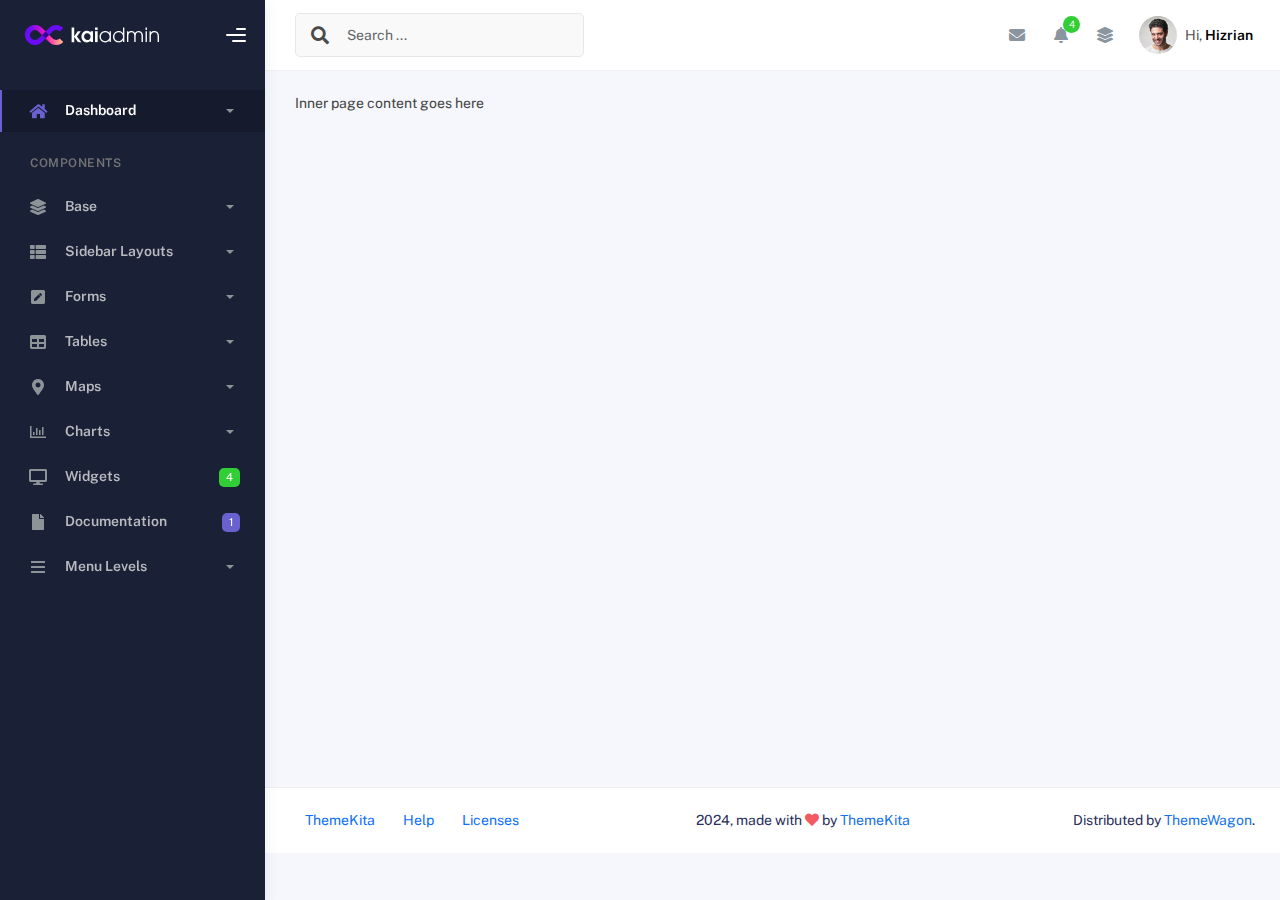
<file: starter-template.html>
<!DOCTYPE html>
<html lang="en">
  <head>
    <meta http-equiv="X-UA-Compatible" content="IE=edge" />
    <title>Kaiadmin - Bootstrap 5 Admin Dashboard</title>
    <meta
      content="width=device-width, initial-scale=1.0, shrink-to-fit=no"
      name="viewport"
    />
    <link
      rel="icon"
      href="assets/img/kaiadmin/favicon.ico"
      type="image/x-icon"
    />

    <!-- Fonts and icons -->
    <script src="assets/js/plugin/webfont/webfont.min.js"></script>
    <script>
      WebFont.load({
        google: { families: ["Public Sans:300,400,500,600,700"] },
        custom: {
          families: [
            "Font Awesome 5 Solid",
            "Font Awesome 5 Regular",
            "Font Awesome 5 Brands",
            "simple-line-icons",
          ],
          urls: ["assets/css/fonts.min.css"],
        },
        active: function () {
          sessionStorage.fonts = true;
        },
      });
    </script>

    <!-- CSS Files -->
    <link rel="stylesheet" href="assets/css/bootstrap.min.css" />
    <link rel="stylesheet" href="assets/css/plugins.min.css" />
    <link rel="stylesheet" href="assets/css/kaiadmin.min.css" />

    <!-- CSS Just for demo purpose, don't include it in your project -->
    <link rel="stylesheet" href="assets/css/demo.css" />
  </head>
  <body>
    <div class="wrapper">
      <!-- Sidebar -->
      <div class="sidebar" data-background-color="dark">
        <div class="sidebar-logo">
          <!-- Logo Header -->
          <div class="logo-header" data-background-color="dark">
            <a href="index.html" class="logo">
              <img
                src="assets/img/kaiadmin/logo_light.svg"
                alt="navbar brand"
                class="navbar-brand"
                height="20"
              />
            </a>
            <div class="nav-toggle">
              <button class="btn btn-toggle toggle-sidebar">
                <i class="gg-menu-right"></i>
              </button>
              <button class="btn btn-toggle sidenav-toggler">
                <i class="gg-menu-left"></i>
              </button>
            </div>
            <button class="topbar-toggler more">
              <i class="gg-more-vertical-alt"></i>
            </button>
          </div>
          <!-- End Logo Header -->
        </div>
        <div class="sidebar-wrapper scrollbar scrollbar-inner">
          <div class="sidebar-content">
            <ul class="nav nav-secondary">
              <li class="nav-item active">
                <a
                  data-bs-toggle="collapse"
                  href="#dashboard"
                  class="collapsed"
                  aria-expanded="false"
                >
                  <i class="fas fa-home"></i>
                  <p>Dashboard</p>
                  <span class="caret"></span>
                </a>
                <div class="collapse" id="dashboard">
                  <ul class="nav nav-collapse">
                    <li>
                      <a href="../demo1/index.html">
                        <span class="sub-item">Dashboard 1</span>
                      </a>
                    </li>
                  </ul>
                </div>
              </li>
              <li class="nav-section">
                <span class="sidebar-mini-icon">
                  <i class="fa fa-ellipsis-h"></i>
                </span>
                <h4 class="text-section">Components</h4>
              </li>
              <li class="nav-item">
                <a data-bs-toggle="collapse" href="#base">
                  <i class="fas fa-layer-group"></i>
                  <p>Base</p>
                  <span class="caret"></span>
                </a>
                <div class="collapse" id="base">
                  <ul class="nav nav-collapse">
                    <li>
                      <a href="components/avatars.html">
                        <span class="sub-item">Avatars</span>
                      </a>
                    </li>
                    <li>
                      <a href="components/buttons.html">
                        <span class="sub-item">Buttons</span>
                      </a>
                    </li>
                    <li>
                      <a href="components/gridsystem.html">
                        <span class="sub-item">Grid System</span>
                      </a>
                    </li>
                    <li>
                      <a href="components/panels.html">
                        <span class="sub-item">Panels</span>
                      </a>
                    </li>
                    <li>
                      <a href="components/notifications.html">
                        <span class="sub-item">Notifications</span>
                      </a>
                    </li>
                    <li>
                      <a href="components/sweetalert.html">
                        <span class="sub-item">Sweet Alert</span>
                      </a>
                    </li>
                    <li>
                      <a href="components/font-awesome-icons.html">
                        <span class="sub-item">Font Awesome Icons</span>
                      </a>
                    </li>
                    <li>
                      <a href="components/simple-line-icons.html">
                        <span class="sub-item">Simple Line Icons</span>
                      </a>
                    </li>
                    <li>
                      <a href="components/typography.html">
                        <span class="sub-item">Typography</span>
                      </a>
                    </li>
                  </ul>
                </div>
              </li>
              <li class="nav-item">
                <a data-bs-toggle="collapse" href="#sidebarLayouts">
                  <i class="fas fa-th-list"></i>
                  <p>Sidebar Layouts</p>
                  <span class="caret"></span>
                </a>
                <div class="collapse" id="sidebarLayouts">
                  <ul class="nav nav-collapse">
                    <li>
                      <a href="sidebar-style-2.html">
                        <span class="sub-item">Sidebar Style 2</span>
                      </a>
                    </li>
                    <li>
                      <a href="icon-menu.html">
                        <span class="sub-item">Icon Menu</span>
                      </a>
                    </li>
                  </ul>
                </div>
              </li>
              <li class="nav-item">
                <a data-bs-toggle="collapse" href="#forms">
                  <i class="fas fa-pen-square"></i>
                  <p>Forms</p>
                  <span class="caret"></span>
                </a>
                <div class="collapse" id="forms">
                  <ul class="nav nav-collapse">
                    <li>
                      <a href="forms/forms.html">
                        <span class="sub-item">Basic Form</span>
                      </a>
                    </li>
                  </ul>
                </div>
              </li>
              <li class="nav-item">
                <a data-bs-toggle="collapse" href="#tables">
                  <i class="fas fa-table"></i>
                  <p>Tables</p>
                  <span class="caret"></span>
                </a>
                <div class="collapse" id="tables">
                  <ul class="nav nav-collapse">
                    <li>
                      <a href="tables/tables.html">
                        <span class="sub-item">Basic Table</span>
                      </a>
                    </li>
                    <li>
                      <a href="tables/datatables.html">
                        <span class="sub-item">Datatables</span>
                      </a>
                    </li>
                  </ul>
                </div>
              </li>
              <li class="nav-item">
                <a data-bs-toggle="collapse" href="#maps">
                  <i class="fas fa-map-marker-alt"></i>
                  <p>Maps</p>
                  <span class="caret"></span>
                </a>
                <div class="collapse" id="maps">
                  <ul class="nav nav-collapse">
                    <li>
                      <a href="maps/googlemaps.html">
                        <span class="sub-item">Google Maps</span>
                      </a>
                    </li>
                    <li>
                      <a href="maps/jsvectormap.html">
                        <span class="sub-item">Jsvectormap</span>
                      </a>
                    </li>
                  </ul>
                </div>
              </li>
              <li class="nav-item">
                <a data-bs-toggle="collapse" href="#charts">
                  <i class="far fa-chart-bar"></i>
                  <p>Charts</p>
                  <span class="caret"></span>
                </a>
                <div class="collapse" id="charts">
                  <ul class="nav nav-collapse">
                    <li>
                      <a href="charts/charts.html">
                        <span class="sub-item">Chart Js</span>
                      </a>
                    </li>
                    <li>
                      <a href="charts/sparkline.html">
                        <span class="sub-item">Sparkline</span>
                      </a>
                    </li>
                  </ul>
                </div>
              </li>
              <li class="nav-item">
                <a href="widgets.html">
                  <i class="fas fa-desktop"></i>
                  <p>Widgets</p>
                  <span class="badge badge-success">4</span>
                </a>
              </li>
              <li class="nav-item">
                <a href="../../documentation/index.html">
                  <i class="fas fa-file"></i>
                  <p>Documentation</p>
                  <span class="badge badge-secondary">1</span>
                </a>
              </li>
              <li class="nav-item">
                <a data-bs-toggle="collapse" href="#submenu">
                  <i class="fas fa-bars"></i>
                  <p>Menu Levels</p>
                  <span class="caret"></span>
                </a>
                <div class="collapse" id="submenu">
                  <ul class="nav nav-collapse">
                    <li>
                      <a data-bs-toggle="collapse" href="#subnav1">
                        <span class="sub-item">Level 1</span>
                        <span class="caret"></span>
                      </a>
                      <div class="collapse" id="subnav1">
                        <ul class="nav nav-collapse subnav">
                          <li>
                            <a href="#">
                              <span class="sub-item">Level 2</span>
                            </a>
                          </li>
                          <li>
                            <a href="#">
                              <span class="sub-item">Level 2</span>
                            </a>
                          </li>
                        </ul>
                      </div>
                    </li>
                    <li>
                      <a data-bs-toggle="collapse" href="#subnav2">
                        <span class="sub-item">Level 1</span>
                        <span class="caret"></span>
                      </a>
                      <div class="collapse" id="subnav2">
                        <ul class="nav nav-collapse subnav">
                          <li>
                            <a href="#">
                              <span class="sub-item">Level 2</span>
                            </a>
                          </li>
                        </ul>
                      </div>
                    </li>
                    <li>
                      <a href="#">
                        <span class="sub-item">Level 1</span>
                      </a>
                    </li>
                  </ul>
                </div>
              </li>
            </ul>
          </div>
        </div>
      </div>
      <!-- End Sidebar -->

      <div class="main-panel">
        <div class="main-header">
          <div class="main-header-logo">
            <!-- Logo Header -->
            <div class="logo-header" data-background-color="dark">
              <a href="index.html" class="logo">
                <img
                  src="assets/img/kaiadmin/logo_light.svg"
                  alt="navbar brand"
                  class="navbar-brand"
                  height="20"
                />
              </a>
              <div class="nav-toggle">
                <button class="btn btn-toggle toggle-sidebar">
                  <i class="gg-menu-right"></i>
                </button>
                <button class="btn btn-toggle sidenav-toggler">
                  <i class="gg-menu-left"></i>
                </button>
              </div>
              <button class="topbar-toggler more">
                <i class="gg-more-vertical-alt"></i>
              </button>
            </div>
            <!-- End Logo Header -->
          </div>
          <!-- Navbar Header -->
          <nav
            class="navbar navbar-header navbar-header-transparent navbar-expand-lg border-bottom"
          >
            <div class="container-fluid">
              <nav
                class="navbar navbar-header-left navbar-expand-lg navbar-form nav-search p-0 d-none d-lg-flex"
              >
                <div class="input-group">
                  <div class="input-group-prepend">
                    <button type="submit" class="btn btn-search pe-1">
                      <i class="fa fa-search search-icon"></i>
                    </button>
                  </div>
                  <input
                    type="text"
                    placeholder="Search ..."
                    class="form-control"
                  />
                </div>
              </nav>

              <ul class="navbar-nav topbar-nav ms-md-auto align-items-center">
                <li
                  class="nav-item topbar-icon dropdown hidden-caret d-flex d-lg-none"
                >
                  <a
                    class="nav-link dropdown-toggle"
                    data-bs-toggle="dropdown"
                    href="#"
                    role="button"
                    aria-expanded="false"
                    aria-haspopup="true"
                  >
                    <i class="fa fa-search"></i>
                  </a>
                  <ul class="dropdown-menu dropdown-search animated fadeIn">
                    <form class="navbar-left navbar-form nav-search">
                      <div class="input-group">
                        <input
                          type="text"
                          placeholder="Search ..."
                          class="form-control"
                        />
                      </div>
                    </form>
                  </ul>
                </li>
                <li class="nav-item topbar-icon dropdown hidden-caret">
                  <a
                    class="nav-link dropdown-toggle"
                    href="#"
                    id="messageDropdown"
                    role="button"
                    data-bs-toggle="dropdown"
                    aria-haspopup="true"
                    aria-expanded="false"
                  >
                    <i class="fa fa-envelope"></i>
                  </a>
                  <ul
                    class="dropdown-menu messages-notif-box animated fadeIn"
                    aria-labelledby="messageDropdown"
                  >
                    <li>
                      <div
                        class="dropdown-title d-flex justify-content-between align-items-center"
                      >
                        Messages
                        <a href="#" class="small">Mark all as read</a>
                      </div>
                    </li>
                    <li>
                      <div class="message-notif-scroll scrollbar-outer">
                        <div class="notif-center">
                          <a href="#">
                            <div class="notif-img">
                              <img
                                src="assets/img/jm_denis.jpg"
                                alt="Img Profile"
                              />
                            </div>
                            <div class="notif-content">
                              <span class="subject">Jimmy Denis</span>
                              <span class="block"> How are you ? </span>
                              <span class="time">5 minutes ago</span>
                            </div>
                          </a>
                          <a href="#">
                            <div class="notif-img">
                              <img
                                src="assets/img/chadengle.jpg"
                                alt="Img Profile"
                              />
                            </div>
                            <div class="notif-content">
                              <span class="subject">Chad</span>
                              <span class="block"> Ok, Thanks ! </span>
                              <span class="time">12 minutes ago</span>
                            </div>
                          </a>
                          <a href="#">
                            <div class="notif-img">
                              <img
                                src="assets/img/mlane.jpg"
                                alt="Img Profile"
                              />
                            </div>
                            <div class="notif-content">
                              <span class="subject">Jhon Doe</span>
                              <span class="block">
                                Ready for the meeting today...
                              </span>
                              <span class="time">12 minutes ago</span>
                            </div>
                          </a>
                          <a href="#">
                            <div class="notif-img">
                              <img
                                src="assets/img/talha.jpg"
                                alt="Img Profile"
                              />
                            </div>
                            <div class="notif-content">
                              <span class="subject">Talha</span>
                              <span class="block"> Hi, Apa Kabar ? </span>
                              <span class="time">17 minutes ago</span>
                            </div>
                          </a>
                        </div>
                      </div>
                    </li>
                    <li>
                      <a class="see-all" href="javascript:void(0);"
                        >See all messages<i class="fa fa-angle-right"></i>
                      </a>
                    </li>
                  </ul>
                </li>
                <li class="nav-item topbar-icon dropdown hidden-caret">
                  <a
                    class="nav-link dropdown-toggle"
                    href="#"
                    id="notifDropdown"
                    role="button"
                    data-bs-toggle="dropdown"
                    aria-haspopup="true"
                    aria-expanded="false"
                  >
                    <i class="fa fa-bell"></i>
                    <span class="notification">4</span>
                  </a>
                  <ul
                    class="dropdown-menu notif-box animated fadeIn"
                    aria-labelledby="notifDropdown"
                  >
                    <li>
                      <div class="dropdown-title">
                        You have 4 new notification
                      </div>
                    </li>
                    <li>
                      <div class="notif-scroll scrollbar-outer">
                        <div class="notif-center">
                          <a href="#">
                            <div class="notif-icon notif-primary">
                              <i class="fa fa-user-plus"></i>
                            </div>
                            <div class="notif-content">
                              <span class="block"> New user registered </span>
                              <span class="time">5 minutes ago</span>
                            </div>
                          </a>
                          <a href="#">
                            <div class="notif-icon notif-success">
                              <i class="fa fa-comment"></i>
                            </div>
                            <div class="notif-content">
                              <span class="block">
                                Rahmad commented on Admin
                              </span>
                              <span class="time">12 minutes ago</span>
                            </div>
                          </a>
                          <a href="#">
                            <div class="notif-img">
                              <img
                                src="assets/img/profile2.jpg"
                                alt="Img Profile"
                              />
                            </div>
                            <div class="notif-content">
                              <span class="block">
                                Reza send messages to you
                              </span>
                              <span class="time">12 minutes ago</span>
                            </div>
                          </a>
                          <a href="#">
                            <div class="notif-icon notif-danger">
                              <i class="fa fa-heart"></i>
                            </div>
                            <div class="notif-content">
                              <span class="block"> Farrah liked Admin </span>
                              <span class="time">17 minutes ago</span>
                            </div>
                          </a>
                        </div>
                      </div>
                    </li>
                    <li>
                      <a class="see-all" href="javascript:void(0);"
                        >See all notifications<i class="fa fa-angle-right"></i>
                      </a>
                    </li>
                  </ul>
                </li>
                <li class="nav-item topbar-icon dropdown hidden-caret">
                  <a
                    class="nav-link"
                    data-bs-toggle="dropdown"
                    href="#"
                    aria-expanded="false"
                  >
                    <i class="fas fa-layer-group"></i>
                  </a>
                  <div class="dropdown-menu quick-actions animated fadeIn">
                    <div class="quick-actions-header">
                      <span class="title mb-1">Quick Actions</span>
                      <span class="subtitle op-7">Shortcuts</span>
                    </div>
                    <div class="quick-actions-scroll scrollbar-outer">
                      <div class="quick-actions-items">
                        <div class="row m-0">
                          <a class="col-6 col-md-4 p-0" href="#">
                            <div class="quick-actions-item">
                              <div class="avatar-item bg-danger rounded-circle">
                                <i class="far fa-calendar-alt"></i>
                              </div>
                              <span class="text">Calendar</span>
                            </div>
                          </a>
                          <a class="col-6 col-md-4 p-0" href="#">
                            <div class="quick-actions-item">
                              <div
                                class="avatar-item bg-warning rounded-circle"
                              >
                                <i class="fas fa-map"></i>
                              </div>
                              <span class="text">Maps</span>
                            </div>
                          </a>
                          <a class="col-6 col-md-4 p-0" href="#">
                            <div class="quick-actions-item">
                              <div class="avatar-item bg-info rounded-circle">
                                <i class="fas fa-file-excel"></i>
                              </div>
                              <span class="text">Reports</span>
                            </div>
                          </a>
                          <a class="col-6 col-md-4 p-0" href="#">
                            <div class="quick-actions-item">
                              <div
                                class="avatar-item bg-success rounded-circle"
                              >
                                <i class="fas fa-envelope"></i>
                              </div>
                              <span class="text">Emails</span>
                            </div>
                          </a>
                          <a class="col-6 col-md-4 p-0" href="#">
                            <div class="quick-actions-item">
                              <div
                                class="avatar-item bg-primary rounded-circle"
                              >
                                <i class="fas fa-file-invoice-dollar"></i>
                              </div>
                              <span class="text">Invoice</span>
                            </div>
                          </a>
                          <a class="col-6 col-md-4 p-0" href="#">
                            <div class="quick-actions-item">
                              <div
                                class="avatar-item bg-secondary rounded-circle"
                              >
                                <i class="fas fa-credit-card"></i>
                              </div>
                              <span class="text">Payments</span>
                            </div>
                          </a>
                        </div>
                      </div>
                    </div>
                  </div>
                </li>

                <li class="nav-item topbar-user dropdown hidden-caret">
                  <a
                    class="dropdown-toggle profile-pic"
                    data-bs-toggle="dropdown"
                    href="#"
                    aria-expanded="false"
                  >
                    <div class="avatar-sm">
                      <img
                        src="assets/img/profile.jpg"
                        alt="..."
                        class="avatar-img rounded-circle"
                      />
                    </div>
                    <span class="profile-username">
                      <span class="op-7">Hi,</span>
                      <span class="fw-bold">Hizrian</span>
                    </span>
                  </a>
                  <ul class="dropdown-menu dropdown-user animated fadeIn">
                    <div class="dropdown-user-scroll scrollbar-outer">
                      <li>
                        <div class="user-box">
                          <div class="avatar-lg">
                            <img
                              src="assets/img/profile.jpg"
                              alt="image profile"
                              class="avatar-img rounded"
                            />
                          </div>
                          <div class="u-text">
                            <h4>Hizrian</h4>
                            <p class="text-muted">hello@example.com</p>
                            <a
                              href="profile.html"
                              class="btn btn-xs btn-secondary btn-sm"
                              >View Profile</a
                            >
                          </div>
                        </div>
                      </li>
                      <li>
                        <div class="dropdown-divider"></div>
                        <a class="dropdown-item" href="#">My Profile</a>
                        <a class="dropdown-item" href="#">My Balance</a>
                        <a class="dropdown-item" href="#">Inbox</a>
                        <div class="dropdown-divider"></div>
                        <a class="dropdown-item" href="#">Account Setting</a>
                        <div class="dropdown-divider"></div>
                        <a class="dropdown-item" href="#">Logout</a>
                      </li>
                    </div>
                  </ul>
                </li>
              </ul>
            </div>
          </nav>
          <!-- End Navbar -->
        </div>

        <div class="container">
          <div class="page-inner">
            <div class="page-header">
              <h4 class="page-title">Dashboard</h4>
              <ul class="breadcrumbs">
                <li class="nav-home">
                  <a href="#">
                    <i class="icon-home"></i>
                  </a>
                </li>
                <li class="separator">
                  <i class="icon-arrow-right"></i>
                </li>
                <li class="nav-item">
                  <a href="#">Pages</a>
                </li>
                <li class="separator">
                  <i class="icon-arrow-right"></i>
                </li>
                <li class="nav-item">
                  <a href="#">Starter Page</a>
                </li>
              </ul>
            </div>
            <div class="page-category">Inner page content goes here</div>
          </div>
        </div>

        <footer class="footer">
          <div class="container-fluid d-flex justify-content-between">
            <nav class="pull-left">
              <ul class="nav">
                <li class="nav-item">
                  <a class="nav-link" href="http://www.themekita.com">
                    ThemeKita
                  </a>
                </li>
                <li class="nav-item">
                  <a class="nav-link" href="#"> Help </a>
                </li>
                <li class="nav-item">
                  <a class="nav-link" href="#"> Licenses </a>
                </li>
              </ul>
            </nav>
            <div class="copyright">
              2024, made with <i class="fa fa-heart heart text-danger"></i> by
              <a href="http://www.themekita.com">ThemeKita</a>
            </div>
            <div>
              Distributed by
              <a target="_blank" href="https://themewagon.com/">ThemeWagon</a>.
            </div>
          </div>
        </footer>
      </div>
    </div>
    <!--   Core JS Files   -->
    <script src="assets/js/core/jquery-3.7.1.min.js"></script>
    <script src="assets/js/core/popper.min.js"></script>
    <script src="assets/js/core/bootstrap.min.js"></script>

    <!-- jQuery Scrollbar -->
    <script src="assets/js/plugin/jquery-scrollbar/jquery.scrollbar.min.js"></script>

    <!-- Chart JS -->
    <script src="assets/js/plugin/chart.js/chart.min.js"></script>

    <!-- jQuery Sparkline -->
    <script src="assets/js/plugin/jquery.sparkline/jquery.sparkline.min.js"></script>

    <!-- Chart Circle -->
    <script src="assets/js/plugin/chart-circle/circles.min.js"></script>

    <!-- Datatables -->
    <script src="assets/js/plugin/datatables/datatables.min.js"></script>

    <!-- Bootstrap Notify -->
    <script src="assets/js/plugin/bootstrap-notify/bootstrap-notify.min.js"></script>

    <!-- jQuery Vector Maps -->
    <script src="assets/js/plugin/jsvectormap/jsvectormap.min.js"></script>
    <script src="assets/js/plugin/jsvectormap/world.js"></script>

    <!-- Google Maps Plugin -->
    <script src="assets/js/plugin/gmaps/gmaps.js"></script>

    <!-- Sweet Alert -->
    <script src="assets/js/plugin/sweetalert/sweetalert.min.js"></script>

    <!-- Kaiadmin JS -->
    <script src="assets/js/kaiadmin.min.js"></script>
  </body>
</html>
</file>
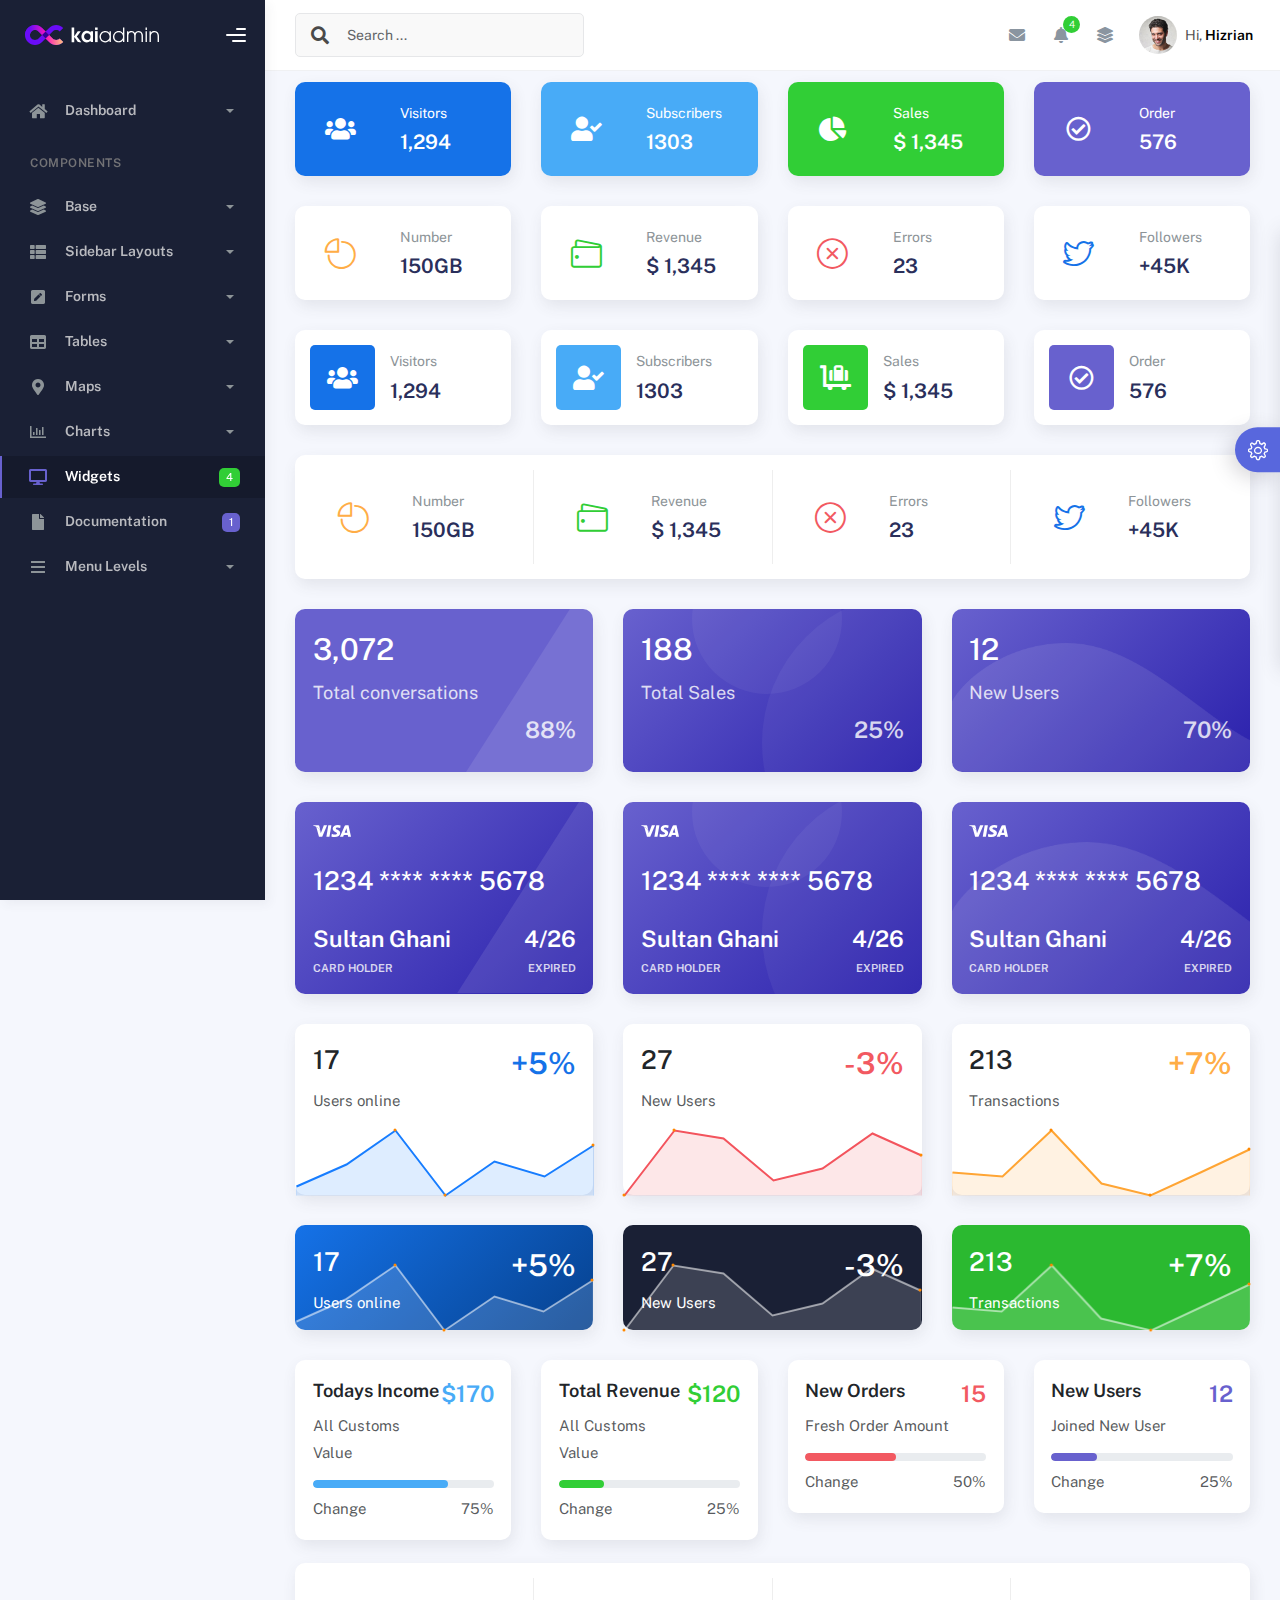
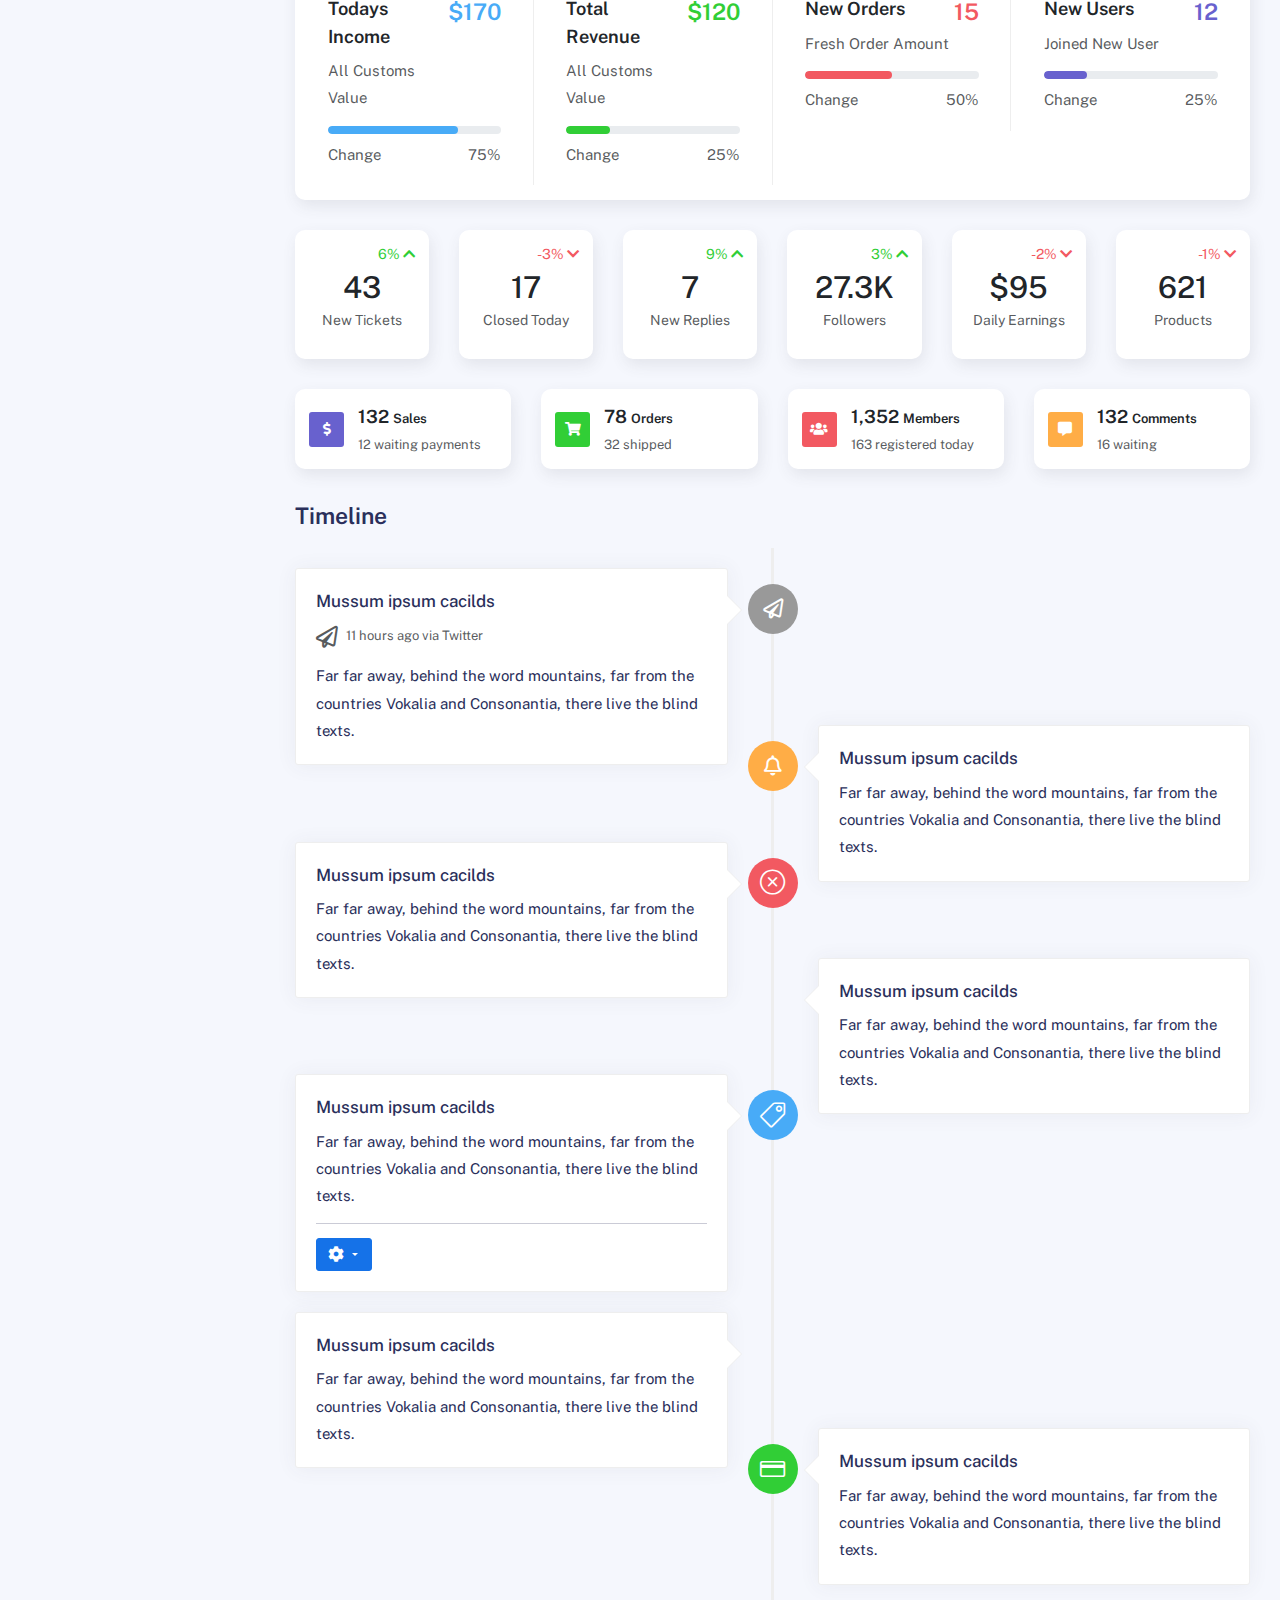
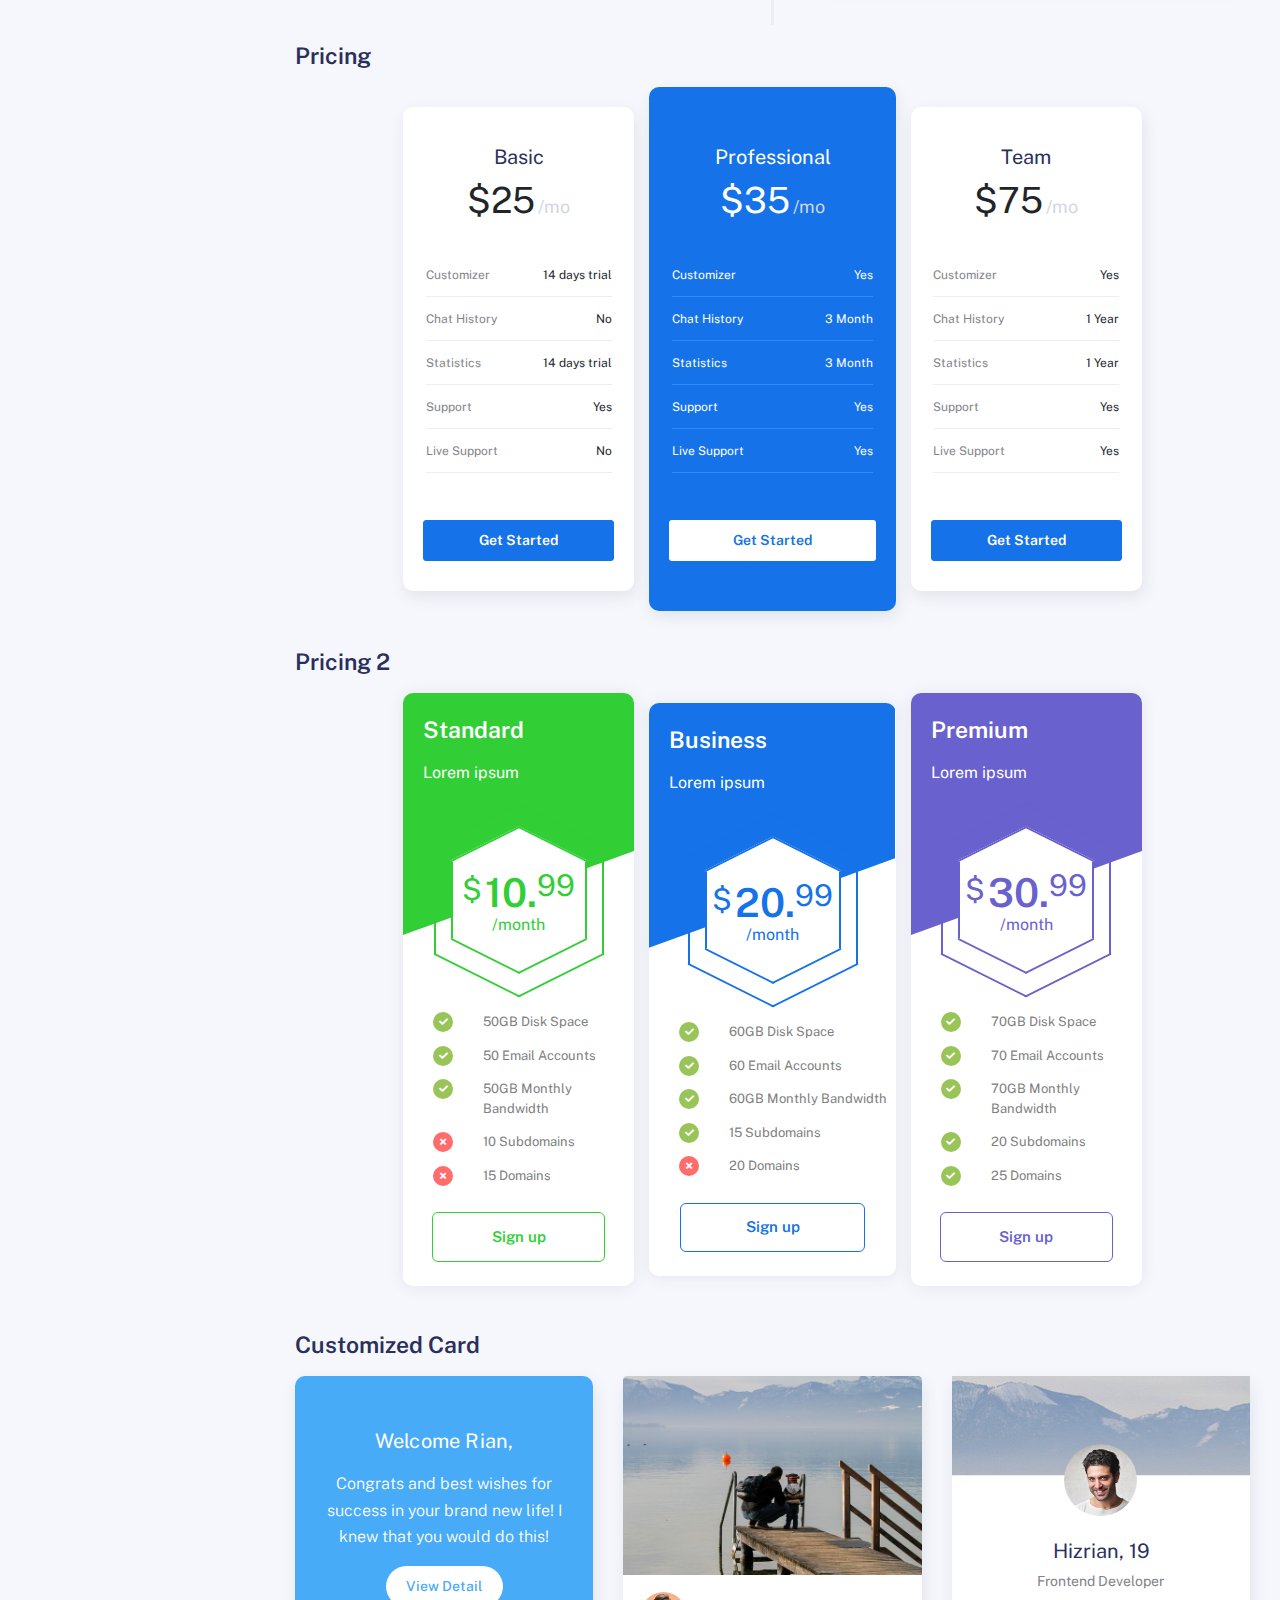
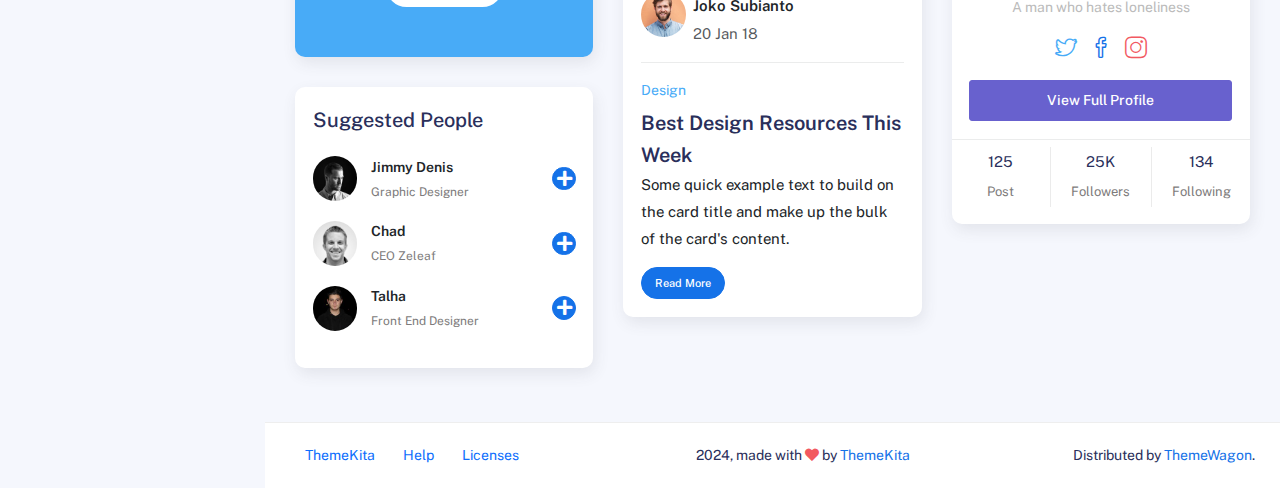
<file: widgets.html>
<!DOCTYPE html>
<html lang="en">
  <head>
    <meta http-equiv="X-UA-Compatible" content="IE=edge" />
    <title>Widgets - Kaiadmin Bootstrap 5 Admin Dashboard</title>
    <meta
      content="width=device-width, initial-scale=1.0, shrink-to-fit=no"
      name="viewport"
    />
    <link
      rel="icon"
      href="assets/img/kaiadmin/favicon.ico"
      type="image/x-icon"
    />

    <!-- Fonts and icons -->
    <script src="assets/js/plugin/webfont/webfont.min.js"></script>
    <script>
      WebFont.load({
        google: { families: ["Public Sans:300,400,500,600,700"] },
        custom: {
          families: [
            "Font Awesome 5 Solid",
            "Font Awesome 5 Regular",
            "Font Awesome 5 Brands",
            "simple-line-icons",
          ],
          urls: ["assets/css/fonts.min.css"],
        },
        active: function () {
          sessionStorage.fonts = true;
        },
      });
    </script>

    <!-- CSS Files -->
    <link rel="stylesheet" href="assets/css/bootstrap.min.css" />
    <link rel="stylesheet" href="assets/css/plugins.min.css" />
    <link rel="stylesheet" href="assets/css/kaiadmin.min.css" />

    <!-- CSS Just for demo purpose, don't include it in your project -->
    <link rel="stylesheet" href="assets/css/demo.css" />
  </head>
  <body>
    <div class="wrapper">
      <!-- Sidebar -->
      <div class="sidebar" data-background-color="dark">
        <div class="sidebar-logo">
          <!-- Logo Header -->
          <div class="logo-header" data-background-color="dark">
            <a href="index.html" class="logo">
              <img
                src="assets/img/kaiadmin/logo_light.svg"
                alt="navbar brand"
                class="navbar-brand"
                height="20"
              />
            </a>
            <div class="nav-toggle">
              <button class="btn btn-toggle toggle-sidebar">
                <i class="gg-menu-right"></i>
              </button>
              <button class="btn btn-toggle sidenav-toggler">
                <i class="gg-menu-left"></i>
              </button>
            </div>
            <button class="topbar-toggler more">
              <i class="gg-more-vertical-alt"></i>
            </button>
          </div>
          <!-- End Logo Header -->
        </div>
        <div class="sidebar-wrapper scrollbar scrollbar-inner">
          <div class="sidebar-content">
            <ul class="nav nav-secondary">
              <li class="nav-item">
                <a
                  data-bs-toggle="collapse"
                  href="#dashboard"
                  class="collapsed"
                  aria-expanded="false"
                >
                  <i class="fas fa-home"></i>
                  <p>Dashboard</p>
                  <span class="caret"></span>
                </a>
                <div class="collapse" id="dashboard">
                  <ul class="nav nav-collapse">
                    <li>
                      <a href="../demo1/index.html">
                        <span class="sub-item">Dashboard 1</span>
                      </a>
                    </li>
                  </ul>
                </div>
              </li>
              <li class="nav-section">
                <span class="sidebar-mini-icon">
                  <i class="fa fa-ellipsis-h"></i>
                </span>
                <h4 class="text-section">Components</h4>
              </li>
              <li class="nav-item">
                <a data-bs-toggle="collapse" href="#base">
                  <i class="fas fa-layer-group"></i>
                  <p>Base</p>
                  <span class="caret"></span>
                </a>
                <div class="collapse" id="base">
                  <ul class="nav nav-collapse">
                    <li>
                      <a href="components/avatars.html">
                        <span class="sub-item">Avatars</span>
                      </a>
                    </li>
                    <li>
                      <a href="components/buttons.html">
                        <span class="sub-item">Buttons</span>
                      </a>
                    </li>
                    <li>
                      <a href="components/gridsystem.html">
                        <span class="sub-item">Grid System</span>
                      </a>
                    </li>
                    <li>
                      <a href="components/panels.html">
                        <span class="sub-item">Panels</span>
                      </a>
                    </li>
                    <li>
                      <a href="components/notifications.html">
                        <span class="sub-item">Notifications</span>
                      </a>
                    </li>
                    <li>
                      <a href="components/sweetalert.html">
                        <span class="sub-item">Sweet Alert</span>
                      </a>
                    </li>
                    <li>
                      <a href="components/font-awesome-icons.html">
                        <span class="sub-item">Font Awesome Icons</span>
                      </a>
                    </li>
                    <li>
                      <a href="components/simple-line-icons.html">
                        <span class="sub-item">Simple Line Icons</span>
                      </a>
                    </li>
                    <li>
                      <a href="components/typography.html">
                        <span class="sub-item">Typography</span>
                      </a>
                    </li>
                  </ul>
                </div>
              </li>
              <li class="nav-item">
                <a data-bs-toggle="collapse" href="#sidebarLayouts">
                  <i class="fas fa-th-list"></i>
                  <p>Sidebar Layouts</p>
                  <span class="caret"></span>
                </a>
                <div class="collapse" id="sidebarLayouts">
                  <ul class="nav nav-collapse">
                    <li>
                      <a href="sidebar-style-2.html">
                        <span class="sub-item">Sidebar Style 2</span>
                      </a>
                    </li>
                    <li>
                      <a href="icon-menu.html">
                        <span class="sub-item">Icon Menu</span>
                      </a>
                    </li>
                  </ul>
                </div>
              </li>
              <li class="nav-item">
                <a data-bs-toggle="collapse" href="#forms">
                  <i class="fas fa-pen-square"></i>
                  <p>Forms</p>
                  <span class="caret"></span>
                </a>
                <div class="collapse" id="forms">
                  <ul class="nav nav-collapse">
                    <li>
                      <a href="forms/forms.html">
                        <span class="sub-item">Basic Form</span>
                      </a>
                    </li>
                  </ul>
                </div>
              </li>
              <li class="nav-item">
                <a data-bs-toggle="collapse" href="#tables">
                  <i class="fas fa-table"></i>
                  <p>Tables</p>
                  <span class="caret"></span>
                </a>
                <div class="collapse" id="tables">
                  <ul class="nav nav-collapse">
                    <li>
                      <a href="tables/tables.html">
                        <span class="sub-item">Basic Table</span>
                      </a>
                    </li>
                    <li>
                      <a href="tables/datatables.html">
                        <span class="sub-item">Datatables</span>
                      </a>
                    </li>
                  </ul>
                </div>
              </li>
              <li class="nav-item">
                <a data-bs-toggle="collapse" href="#maps">
                  <i class="fas fa-map-marker-alt"></i>
                  <p>Maps</p>
                  <span class="caret"></span>
                </a>
                <div class="collapse" id="maps">
                  <ul class="nav nav-collapse">
                    <li>
                      <a href="maps/googlemaps.html">
                        <span class="sub-item">Google Maps</span>
                      </a>
                    </li>
                    <li>
                      <a href="maps/jsvectormap.html">
                        <span class="sub-item">Jsvectormap</span>
                      </a>
                    </li>
                  </ul>
                </div>
              </li>
              <li class="nav-item">
                <a data-bs-toggle="collapse" href="#charts">
                  <i class="far fa-chart-bar"></i>
                  <p>Charts</p>
                  <span class="caret"></span>
                </a>
                <div class="collapse" id="charts">
                  <ul class="nav nav-collapse">
                    <li>
                      <a href="charts/charts.html">
                        <span class="sub-item">Chart Js</span>
                      </a>
                    </li>
                    <li>
                      <a href="charts/sparkline.html">
                        <span class="sub-item">Sparkline</span>
                      </a>
                    </li>
                  </ul>
                </div>
              </li>
              <li class="nav-item active">
                <a href="widgets.html">
                  <i class="fas fa-desktop"></i>
                  <p>Widgets</p>
                  <span class="badge badge-success">4</span>
                </a>
              </li>
              <li class="nav-item">
                <a href="../../documentation/index.html">
                  <i class="fas fa-file"></i>
                  <p>Documentation</p>
                  <span class="badge badge-secondary">1</span>
                </a>
              </li>
              <li class="nav-item">
                <a data-bs-toggle="collapse" href="#submenu">
                  <i class="fas fa-bars"></i>
                  <p>Menu Levels</p>
                  <span class="caret"></span>
                </a>
                <div class="collapse" id="submenu">
                  <ul class="nav nav-collapse">
                    <li>
                      <a data-bs-toggle="collapse" href="#subnav1">
                        <span class="sub-item">Level 1</span>
                        <span class="caret"></span>
                      </a>
                      <div class="collapse" id="subnav1">
                        <ul class="nav nav-collapse subnav">
                          <li>
                            <a href="#">
                              <span class="sub-item">Level 2</span>
                            </a>
                          </li>
                          <li>
                            <a href="#">
                              <span class="sub-item">Level 2</span>
                            </a>
                          </li>
                        </ul>
                      </div>
                    </li>
                    <li>
                      <a data-bs-toggle="collapse" href="#subnav2">
                        <span class="sub-item">Level 1</span>
                        <span class="caret"></span>
                      </a>
                      <div class="collapse" id="subnav2">
                        <ul class="nav nav-collapse subnav">
                          <li>
                            <a href="#">
                              <span class="sub-item">Level 2</span>
                            </a>
                          </li>
                        </ul>
                      </div>
                    </li>
                    <li>
                      <a href="#">
                        <span class="sub-item">Level 1</span>
                      </a>
                    </li>
                  </ul>
                </div>
              </li>
            </ul>
          </div>
        </div>
      </div>
      <!-- End Sidebar -->

      <div class="main-panel">
        <div class="main-header">
          <div class="main-header-logo">
            <!-- Logo Header -->
            <div class="logo-header" data-background-color="dark">
              <a href="index.html" class="logo">
                <img
                  src="assets/img/kaiadmin/logo_light.svg"
                  alt="navbar brand"
                  class="navbar-brand"
                  height="20"
                />
              </a>
              <div class="nav-toggle">
                <button class="btn btn-toggle toggle-sidebar">
                  <i class="gg-menu-right"></i>
                </button>
                <button class="btn btn-toggle sidenav-toggler">
                  <i class="gg-menu-left"></i>
                </button>
              </div>
              <button class="topbar-toggler more">
                <i class="gg-more-vertical-alt"></i>
              </button>
            </div>
            <!-- End Logo Header -->
          </div>
          <!-- Navbar Header -->
          <nav
            class="navbar navbar-header navbar-header-transparent navbar-expand-lg border-bottom"
          >
            <div class="container-fluid">
              <nav
                class="navbar navbar-header-left navbar-expand-lg navbar-form nav-search p-0 d-none d-lg-flex"
              >
                <div class="input-group">
                  <div class="input-group-prepend">
                    <button type="submit" class="btn btn-search pe-1">
                      <i class="fa fa-search search-icon"></i>
                    </button>
                  </div>
                  <input
                    type="text"
                    placeholder="Search ..."
                    class="form-control"
                  />
                </div>
              </nav>

              <ul class="navbar-nav topbar-nav ms-md-auto align-items-center">
                <li
                  class="nav-item topbar-icon dropdown hidden-caret d-flex d-lg-none"
                >
                  <a
                    class="nav-link dropdown-toggle"
                    data-bs-toggle="dropdown"
                    href="#"
                    role="button"
                    aria-expanded="false"
                    aria-haspopup="true"
                  >
                    <i class="fa fa-search"></i>
                  </a>
                  <ul class="dropdown-menu dropdown-search animated fadeIn">
                    <form class="navbar-left navbar-form nav-search">
                      <div class="input-group">
                        <input
                          type="text"
                          placeholder="Search ..."
                          class="form-control"
                        />
                      </div>
                    </form>
                  </ul>
                </li>
                <li class="nav-item topbar-icon dropdown hidden-caret">
                  <a
                    class="nav-link dropdown-toggle"
                    href="#"
                    id="messageDropdown"
                    role="button"
                    data-bs-toggle="dropdown"
                    aria-haspopup="true"
                    aria-expanded="false"
                  >
                    <i class="fa fa-envelope"></i>
                  </a>
                  <ul
                    class="dropdown-menu messages-notif-box animated fadeIn"
                    aria-labelledby="messageDropdown"
                  >
                    <li>
                      <div
                        class="dropdown-title d-flex justify-content-between align-items-center"
                      >
                        Messages
                        <a href="#" class="small">Mark all as read</a>
                      </div>
                    </li>
                    <li>
                      <div class="message-notif-scroll scrollbar-outer">
                        <div class="notif-center">
                          <a href="#">
                            <div class="notif-img">
                              <img
                                src="assets/img/jm_denis.jpg"
                                alt="Img Profile"
                              />
                            </div>
                            <div class="notif-content">
                              <span class="subject">Jimmy Denis</span>
                              <span class="block"> How are you ? </span>
                              <span class="time">5 minutes ago</span>
                            </div>
                          </a>
                          <a href="#">
                            <div class="notif-img">
                              <img
                                src="assets/img/chadengle.jpg"
                                alt="Img Profile"
                              />
                            </div>
                            <div class="notif-content">
                              <span class="subject">Chad</span>
                              <span class="block"> Ok, Thanks ! </span>
                              <span class="time">12 minutes ago</span>
                            </div>
                          </a>
                          <a href="#">
                            <div class="notif-img">
                              <img
                                src="assets/img/mlane.jpg"
                                alt="Img Profile"
                              />
                            </div>
                            <div class="notif-content">
                              <span class="subject">Jhon Doe</span>
                              <span class="block">
                                Ready for the meeting today...
                              </span>
                              <span class="time">12 minutes ago</span>
                            </div>
                          </a>
                          <a href="#">
                            <div class="notif-img">
                              <img
                                src="assets/img/talha.jpg"
                                alt="Img Profile"
                              />
                            </div>
                            <div class="notif-content">
                              <span class="subject">Talha</span>
                              <span class="block"> Hi, Apa Kabar ? </span>
                              <span class="time">17 minutes ago</span>
                            </div>
                          </a>
                        </div>
                      </div>
                    </li>
                    <li>
                      <a class="see-all" href="javascript:void(0);"
                        >See all messages<i class="fa fa-angle-right"></i>
                      </a>
                    </li>
                  </ul>
                </li>
                <li class="nav-item topbar-icon dropdown hidden-caret">
                  <a
                    class="nav-link dropdown-toggle"
                    href="#"
                    id="notifDropdown"
                    role="button"
                    data-bs-toggle="dropdown"
                    aria-haspopup="true"
                    aria-expanded="false"
                  >
                    <i class="fa fa-bell"></i>
                    <span class="notification">4</span>
                  </a>
                  <ul
                    class="dropdown-menu notif-box animated fadeIn"
                    aria-labelledby="notifDropdown"
                  >
                    <li>
                      <div class="dropdown-title">
                        You have 4 new notification
                      </div>
                    </li>
                    <li>
                      <div class="notif-scroll scrollbar-outer">
                        <div class="notif-center">
                          <a href="#">
                            <div class="notif-icon notif-primary">
                              <i class="fa fa-user-plus"></i>
                            </div>
                            <div class="notif-content">
                              <span class="block"> New user registered </span>
                              <span class="time">5 minutes ago</span>
                            </div>
                          </a>
                          <a href="#">
                            <div class="notif-icon notif-success">
                              <i class="fa fa-comment"></i>
                            </div>
                            <div class="notif-content">
                              <span class="block">
                                Rahmad commented on Admin
                              </span>
                              <span class="time">12 minutes ago</span>
                            </div>
                          </a>
                          <a href="#">
                            <div class="notif-img">
                              <img
                                src="assets/img/profile2.jpg"
                                alt="Img Profile"
                              />
                            </div>
                            <div class="notif-content">
                              <span class="block">
                                Reza send messages to you
                              </span>
                              <span class="time">12 minutes ago</span>
                            </div>
                          </a>
                          <a href="#">
                            <div class="notif-icon notif-danger">
                              <i class="fa fa-heart"></i>
                            </div>
                            <div class="notif-content">
                              <span class="block"> Farrah liked Admin </span>
                              <span class="time">17 minutes ago</span>
                            </div>
                          </a>
                        </div>
                      </div>
                    </li>
                    <li>
                      <a class="see-all" href="javascript:void(0);"
                        >See all notifications<i class="fa fa-angle-right"></i>
                      </a>
                    </li>
                  </ul>
                </li>
                <li class="nav-item topbar-icon dropdown hidden-caret">
                  <a
                    class="nav-link"
                    data-bs-toggle="dropdown"
                    href="#"
                    aria-expanded="false"
                  >
                    <i class="fas fa-layer-group"></i>
                  </a>
                  <div class="dropdown-menu quick-actions animated fadeIn">
                    <div class="quick-actions-header">
                      <span class="title mb-1">Quick Actions</span>
                      <span class="subtitle op-7">Shortcuts</span>
                    </div>
                    <div class="quick-actions-scroll scrollbar-outer">
                      <div class="quick-actions-items">
                        <div class="row m-0">
                          <a class="col-6 col-md-4 p-0" href="#">
                            <div class="quick-actions-item">
                              <div class="avatar-item bg-danger rounded-circle">
                                <i class="far fa-calendar-alt"></i>
                              </div>
                              <span class="text">Calendar</span>
                            </div>
                          </a>
                          <a class="col-6 col-md-4 p-0" href="#">
                            <div class="quick-actions-item">
                              <div
                                class="avatar-item bg-warning rounded-circle"
                              >
                                <i class="fas fa-map"></i>
                              </div>
                              <span class="text">Maps</span>
                            </div>
                          </a>
                          <a class="col-6 col-md-4 p-0" href="#">
                            <div class="quick-actions-item">
                              <div class="avatar-item bg-info rounded-circle">
                                <i class="fas fa-file-excel"></i>
                              </div>
                              <span class="text">Reports</span>
                            </div>
                          </a>
                          <a class="col-6 col-md-4 p-0" href="#">
                            <div class="quick-actions-item">
                              <div
                                class="avatar-item bg-success rounded-circle"
                              >
                                <i class="fas fa-envelope"></i>
                              </div>
                              <span class="text">Emails</span>
                            </div>
                          </a>
                          <a class="col-6 col-md-4 p-0" href="#">
                            <div class="quick-actions-item">
                              <div
                                class="avatar-item bg-primary rounded-circle"
                              >
                                <i class="fas fa-file-invoice-dollar"></i>
                              </div>
                              <span class="text">Invoice</span>
                            </div>
                          </a>
                          <a class="col-6 col-md-4 p-0" href="#">
                            <div class="quick-actions-item">
                              <div
                                class="avatar-item bg-secondary rounded-circle"
                              >
                                <i class="fas fa-credit-card"></i>
                              </div>
                              <span class="text">Payments</span>
                            </div>
                          </a>
                        </div>
                      </div>
                    </div>
                  </div>
                </li>

                <li class="nav-item topbar-user dropdown hidden-caret">
                  <a
                    class="dropdown-toggle profile-pic"
                    data-bs-toggle="dropdown"
                    href="#"
                    aria-expanded="false"
                  >
                    <div class="avatar-sm">
                      <img
                        src="assets/img/profile.jpg"
                        alt="..."
                        class="avatar-img rounded-circle"
                      />
                    </div>
                    <span class="profile-username">
                      <span class="op-7">Hi,</span>
                      <span class="fw-bold">Hizrian</span>
                    </span>
                  </a>
                  <ul class="dropdown-menu dropdown-user animated fadeIn">
                    <div class="dropdown-user-scroll scrollbar-outer">
                      <li>
                        <div class="user-box">
                          <div class="avatar-lg">
                            <img
                              src="assets/img/profile.jpg"
                              alt="image profile"
                              class="avatar-img rounded"
                            />
                          </div>
                          <div class="u-text">
                            <h4>Hizrian</h4>
                            <p class="text-muted">hello@example.com</p>
                            <a
                              href="profile.html"
                              class="btn btn-xs btn-secondary btn-sm"
                              >View Profile</a
                            >
                          </div>
                        </div>
                      </li>
                      <li>
                        <div class="dropdown-divider"></div>
                        <a class="dropdown-item" href="#">My Profile</a>
                        <a class="dropdown-item" href="#">My Balance</a>
                        <a class="dropdown-item" href="#">Inbox</a>
                        <div class="dropdown-divider"></div>
                        <a class="dropdown-item" href="#">Account Setting</a>
                        <div class="dropdown-divider"></div>
                        <a class="dropdown-item" href="#">Logout</a>
                      </li>
                    </div>
                  </ul>
                </li>
              </ul>
            </div>
          </nav>
          <!-- End Navbar -->
        </div>

        <div class="container">
          <div class="page-inner">
            <!-- Card -->
            <h3 class="fw-bold mb-3">Card</h3>
            <div class="row">
              <div class="col-sm-6 col-md-3">
                <div class="card card-stats card-primary card-round">
                  <div class="card-body">
                    <div class="row">
                      <div class="col-5">
                        <div class="icon-big text-center">
                          <i class="fas fa-users"></i>
                        </div>
                      </div>
                      <div class="col-7 col-stats">
                        <div class="numbers">
                          <p class="card-category">Visitors</p>
                          <h4 class="card-title">1,294</h4>
                        </div>
                      </div>
                    </div>
                  </div>
                </div>
              </div>
              <div class="col-sm-6 col-md-3">
                <div class="card card-stats card-info card-round">
                  <div class="card-body">
                    <div class="row">
                      <div class="col-5">
                        <div class="icon-big text-center">
                          <i class="fas fa-user-check"></i>
                        </div>
                      </div>
                      <div class="col-7 col-stats">
                        <div class="numbers">
                          <p class="card-category">Subscribers</p>
                          <h4 class="card-title">1303</h4>
                        </div>
                      </div>
                    </div>
                  </div>
                </div>
              </div>
              <div class="col-sm-6 col-md-3">
                <div class="card card-stats card-success card-round">
                  <div class="card-body">
                    <div class="row">
                      <div class="col-5">
                        <div class="icon-big text-center">
                          <i class="fas fa-chart-pie"></i>
                        </div>
                      </div>
                      <div class="col-7 col-stats">
                        <div class="numbers">
                          <p class="card-category">Sales</p>
                          <h4 class="card-title">$ 1,345</h4>
                        </div>
                      </div>
                    </div>
                  </div>
                </div>
              </div>
              <div class="col-sm-6 col-md-3">
                <div class="card card-stats card-secondary card-round">
                  <div class="card-body">
                    <div class="row">
                      <div class="col-5">
                        <div class="icon-big text-center">
                          <i class="far fa-check-circle"></i>
                        </div>
                      </div>
                      <div class="col-7 col-stats">
                        <div class="numbers">
                          <p class="card-category">Order</p>
                          <h4 class="card-title">576</h4>
                        </div>
                      </div>
                    </div>
                  </div>
                </div>
              </div>
            </div>
            <!-- Card With Icon States Color -->
            <div class="row">
              <div class="col-sm-6 col-md-3">
                <div class="card card-stats card-round">
                  <div class="card-body">
                    <div class="row">
                      <div class="col-5">
                        <div class="icon-big text-center">
                          <i class="icon-pie-chart text-warning"></i>
                        </div>
                      </div>
                      <div class="col-7 col-stats">
                        <div class="numbers">
                          <p class="card-category">Number</p>
                          <h4 class="card-title">150GB</h4>
                        </div>
                      </div>
                    </div>
                  </div>
                </div>
              </div>
              <div class="col-sm-6 col-md-3">
                <div class="card card-stats card-round">
                  <div class="card-body">
                    <div class="row">
                      <div class="col-5">
                        <div class="icon-big text-center">
                          <i class="icon-wallet text-success"></i>
                        </div>
                      </div>
                      <div class="col-7 col-stats">
                        <div class="numbers">
                          <p class="card-category">Revenue</p>
                          <h4 class="card-title">$ 1,345</h4>
                        </div>
                      </div>
                    </div>
                  </div>
                </div>
              </div>
              <div class="col-sm-6 col-md-3">
                <div class="card card-stats card-round">
                  <div class="card-body">
                    <div class="row">
                      <div class="col-5">
                        <div class="icon-big text-center">
                          <i class="icon-close text-danger"></i>
                        </div>
                      </div>
                      <div class="col-7 col-stats">
                        <div class="numbers">
                          <p class="card-category">Errors</p>
                          <h4 class="card-title">23</h4>
                        </div>
                      </div>
                    </div>
                  </div>
                </div>
              </div>
              <div class="col-sm-6 col-md-3">
                <div class="card card-stats card-round">
                  <div class="card-body">
                    <div class="row">
                      <div class="col-5">
                        <div class="icon-big text-center">
                          <i class="icon-social-twitter text-primary"></i>
                        </div>
                      </div>
                      <div class="col-7 col-stats">
                        <div class="numbers">
                          <p class="card-category">Followers</p>
                          <h4 class="card-title">+45K</h4>
                        </div>
                      </div>
                    </div>
                  </div>
                </div>
              </div>
            </div>
            <!-- Card With Icon States Background -->
            <div class="row">
              <div class="col-sm-6 col-md-3">
                <div class="card card-stats card-round">
                  <div class="card-body">
                    <div class="row align-items-center">
                      <div class="col-icon">
                        <div
                          class="icon-big text-center icon-primary bubble-shadow-small"
                        >
                          <i class="fas fa-users"></i>
                        </div>
                      </div>
                      <div class="col col-stats ms-3 ms-sm-0">
                        <div class="numbers">
                          <p class="card-category">Visitors</p>
                          <h4 class="card-title">1,294</h4>
                        </div>
                      </div>
                    </div>
                  </div>
                </div>
              </div>
              <div class="col-sm-6 col-md-3">
                <div class="card card-stats card-round">
                  <div class="card-body">
                    <div class="row align-items-center">
                      <div class="col-icon">
                        <div
                          class="icon-big text-center icon-info bubble-shadow-small"
                        >
                          <i class="fas fa-user-check"></i>
                        </div>
                      </div>
                      <div class="col col-stats ms-3 ms-sm-0">
                        <div class="numbers">
                          <p class="card-category">Subscribers</p>
                          <h4 class="card-title">1303</h4>
                        </div>
                      </div>
                    </div>
                  </div>
                </div>
              </div>
              <div class="col-sm-6 col-md-3">
                <div class="card card-stats card-round">
                  <div class="card-body">
                    <div class="row align-items-center">
                      <div class="col-icon">
                        <div
                          class="icon-big text-center icon-success bubble-shadow-small"
                        >
                          <i class="fas fa-luggage-cart"></i>
                        </div>
                      </div>
                      <div class="col col-stats ms-3 ms-sm-0">
                        <div class="numbers">
                          <p class="card-category">Sales</p>
                          <h4 class="card-title">$ 1,345</h4>
                        </div>
                      </div>
                    </div>
                  </div>
                </div>
              </div>
              <div class="col-sm-6 col-md-3">
                <div class="card card-stats card-round">
                  <div class="card-body">
                    <div class="row align-items-center">
                      <div class="col-icon">
                        <div
                          class="icon-big text-center icon-secondary bubble-shadow-small"
                        >
                          <i class="far fa-check-circle"></i>
                        </div>
                      </div>
                      <div class="col col-stats ms-3 ms-sm-0">
                        <div class="numbers">
                          <p class="card-category">Order</p>
                          <h4 class="card-title">576</h4>
                        </div>
                      </div>
                    </div>
                  </div>
                </div>
              </div>
            </div>
            <!-- Row Card No Padding -->
            <div class="row row-card-no-pd">
              <div class="col-sm-6 col-md-3">
                <div class="card card-stats card-round">
                  <div class="card-body">
                    <div class="row">
                      <div class="col-5">
                        <div class="icon-big text-center">
                          <i class="icon-pie-chart text-warning"></i>
                        </div>
                      </div>
                      <div class="col-7 col-stats">
                        <div class="numbers">
                          <p class="card-category">Number</p>
                          <h4 class="card-title">150GB</h4>
                        </div>
                      </div>
                    </div>
                  </div>
                </div>
              </div>
              <div class="col-sm-6 col-md-3">
                <div class="card card-stats card-round">
                  <div class="card-body">
                    <div class="row">
                      <div class="col-5">
                        <div class="icon-big text-center">
                          <i class="icon-wallet text-success"></i>
                        </div>
                      </div>
                      <div class="col-7 col-stats">
                        <div class="numbers">
                          <p class="card-category">Revenue</p>
                          <h4 class="card-title">$ 1,345</h4>
                        </div>
                      </div>
                    </div>
                  </div>
                </div>
              </div>
              <div class="col-sm-6 col-md-3">
                <div class="card card-stats card-round">
                  <div class="card-body">
                    <div class="row">
                      <div class="col-5">
                        <div class="icon-big text-center">
                          <i class="icon-close text-danger"></i>
                        </div>
                      </div>
                      <div class="col-7 col-stats">
                        <div class="numbers">
                          <p class="card-category">Errors</p>
                          <h4 class="card-title">23</h4>
                        </div>
                      </div>
                    </div>
                  </div>
                </div>
              </div>
              <div class="col-sm-6 col-md-3">
                <div class="card card-stats card-round">
                  <div class="card-body">
                    <div class="row">
                      <div class="col-5">
                        <div class="icon-big text-center">
                          <i class="icon-social-twitter text-primary"></i>
                        </div>
                      </div>
                      <div class="col-7 col-stats">
                        <div class="numbers">
                          <p class="card-category">Followers</p>
                          <h4 class="card-title">+45K</h4>
                        </div>
                      </div>
                    </div>
                  </div>
                </div>
              </div>
            </div>

            <div class="row">
              <div class="col-md-4">
                <div class="card card-secondary">
                  <div class="card-body skew-shadow">
                    <h1>3,072</h1>
                    <h5 class="op-8">Total conversations</h5>
                    <div class="pull-right">
                      <h3 class="fw-bold op-8">88%</h3>
                    </div>
                  </div>
                </div>
              </div>
              <div class="col-md-4">
                <div class="card card-secondary bg-secondary-gradient">
                  <div class="card-body bubble-shadow">
                    <h1>188</h1>
                    <h5 class="op-8">Total Sales</h5>
                    <div class="pull-right">
                      <h3 class="fw-bold op-8">25%</h3>
                    </div>
                  </div>
                </div>
              </div>
              <div class="col-md-4">
                <div class="card card-secondary bg-secondary-gradient">
                  <div class="card-body curves-shadow">
                    <h1>12</h1>
                    <h5 class="op-8">New Users</h5>
                    <div class="pull-right">
                      <h3 class="fw-bold op-8">70%</h3>
                    </div>
                  </div>
                </div>
              </div>
            </div>

            <div class="row">
              <div class="col-md-4">
                <div class="card card-secondary bg-secondary-gradient">
                  <div class="card-body skew-shadow">
                    <img
                      src="assets/img/visa.svg"
                      height="12.5"
                      alt="Visa Logo"
                    />
                    <h2 class="py-4 mb-0">1234 **** **** 5678</h2>
                    <div class="row">
                      <div class="col-8 pe-0">
                        <h3 class="fw-bold mb-1">Sultan Ghani</h3>
                        <div class="text-small text-uppercase fw-bold op-8">
                          Card Holder
                        </div>
                      </div>
                      <div class="col-4 ps-0 text-end">
                        <h3 class="fw-bold mb-1">4/26</h3>
                        <div class="text-small text-uppercase fw-bold op-8">
                          Expired
                        </div>
                      </div>
                    </div>
                  </div>
                </div>
              </div>
              <div class="col-md-4">
                <div class="card card-secondary bg-secondary-gradient">
                  <div class="card-body bubble-shadow">
                    <img
                      src="assets/img/visa.svg"
                      height="12.5"
                      alt="Visa Logo"
                    />
                    <h2 class="py-4 mb-0">1234 **** **** 5678</h2>
                    <div class="row">
                      <div class="col-8 pe-0">
                        <h3 class="fw-bold mb-1">Sultan Ghani</h3>
                        <div class="text-small text-uppercase fw-bold op-8">
                          Card Holder
                        </div>
                      </div>
                      <div class="col-4 ps-0 text-end">
                        <h3 class="fw-bold mb-1">4/26</h3>
                        <div class="text-small text-uppercase fw-bold op-8">
                          Expired
                        </div>
                      </div>
                    </div>
                  </div>
                </div>
              </div>
              <div class="col-md-4">
                <div class="card card-secondary bg-secondary-gradient">
                  <div class="card-body curves-shadow">
                    <img
                      src="assets/img/visa.svg"
                      height="12.5"
                      alt="Visa Logo"
                    />
                    <h2 class="py-4 mb-0">1234 **** **** 5678</h2>
                    <div class="row">
                      <div class="col-8 pe-0">
                        <h3 class="fw-bold mb-1">Sultan Ghani</h3>
                        <div class="text-small text-uppercase fw-bold op-8">
                          Card Holder
                        </div>
                      </div>
                      <div class="col-4 ps-0 text-end">
                        <h3 class="fw-bold mb-1">4/26</h3>
                        <div class="text-small text-uppercase fw-bold op-8">
                          Expired
                        </div>
                      </div>
                    </div>
                  </div>
                </div>
              </div>
            </div>

            <div class="row">
              <div class="col-md-4">
                <div class="card">
                  <div class="card-body pb-0">
                    <div class="h1 fw-bold float-end text-primary">+5%</div>
                    <h2 class="mb-2">17</h2>
                    <p class="text-muted">Users online</p>
                    <div class="pull-in sparkline-fix">
                      <div id="lineChart"></div>
                    </div>
                  </div>
                </div>
              </div>
              <div class="col-md-4">
                <div class="card">
                  <div class="card-body pb-0">
                    <div class="h1 fw-bold float-end text-danger">-3%</div>
                    <h2 class="mb-2">27</h2>
                    <p class="text-muted">New Users</p>
                    <div class="pull-in sparkline-fix">
                      <div id="lineChart2"></div>
                    </div>
                  </div>
                </div>
              </div>
              <div class="col-md-4">
                <div class="card">
                  <div class="card-body pb-0">
                    <div class="h1 fw-bold float-end text-warning">+7%</div>
                    <h2 class="mb-2">213</h2>
                    <p class="text-muted">Transactions</p>
                    <div class="pull-in sparkline-fix">
                      <div id="lineChart3"></div>
                    </div>
                  </div>
                </div>
              </div>
            </div>

            <div class="row">
              <div class="col-md-4">
                <div class="card card-primary bg-primary-gradient">
                  <div class="card-body pb-0">
                    <div class="h1 fw-bold float-end">+5%</div>
                    <h2 class="mb-2">17</h2>
                    <p>Users online</p>
                    <div class="pull-in sparkline-fix chart-as-background">
                      <div id="lineChart4"></div>
                    </div>
                  </div>
                </div>
              </div>
              <div class="col-md-4">
                <div class="card card-black">
                  <div class="card-body pb-0">
                    <div class="h1 fw-bold float-end">-3%</div>
                    <h2 class="mb-2">27</h2>
                    <p>New Users</p>
                    <div class="pull-in sparkline-fix chart-as-background">
                      <div id="lineChart5"></div>
                    </div>
                  </div>
                </div>
              </div>
              <div class="col-md-4">
                <div class="card card-success bg-success2">
                  <div class="card-body pb-0">
                    <div class="h1 fw-bold float-end">+7%</div>
                    <h2 class="mb-2">213</h2>
                    <p>Transactions</p>
                    <div class="pull-in sparkline-fix chart-as-background">
                      <div id="lineChart6"></div>
                    </div>
                  </div>
                </div>
              </div>
            </div>

            <div class="row">
              <div class="col-12 col-sm-6 col-md-6 col-xl-3">
                <div class="card">
                  <div class="card-body">
                    <div class="d-flex justify-content-between">
                      <div>
                        <h5><b>Todays Income</b></h5>
                        <p class="text-muted">All Customs Value</p>
                      </div>
                      <h3 class="text-info fw-bold">$170</h3>
                    </div>
                    <div class="progress progress-sm">
                      <div
                        class="progress-bar bg-info w-75"
                        role="progressbar"
                        aria-valuenow="75"
                        aria-valuemin="0"
                        aria-valuemax="100"
                      ></div>
                    </div>
                    <div class="d-flex justify-content-between mt-2">
                      <p class="text-muted mb-0">Change</p>
                      <p class="text-muted mb-0">75%</p>
                    </div>
                  </div>
                </div>
              </div>
              <div class="col-12 col-sm-6 col-md-6 col-xl-3">
                <div class="card">
                  <div class="card-body">
                    <div class="d-flex justify-content-between">
                      <div>
                        <h5><b>Total Revenue</b></h5>
                        <p class="text-muted">All Customs Value</p>
                      </div>
                      <h3 class="text-success fw-bold">$120</h3>
                    </div>
                    <div class="progress progress-sm">
                      <div
                        class="progress-bar bg-success w-25"
                        role="progressbar"
                        aria-valuenow="25"
                        aria-valuemin="0"
                        aria-valuemax="100"
                      ></div>
                    </div>
                    <div class="d-flex justify-content-between mt-2">
                      <p class="text-muted mb-0">Change</p>
                      <p class="text-muted mb-0">25%</p>
                    </div>
                  </div>
                </div>
              </div>
              <div class="col-12 col-sm-6 col-md-6 col-xl-3">
                <div class="card">
                  <div class="card-body">
                    <div class="d-flex justify-content-between">
                      <div>
                        <h5><b>New Orders</b></h5>
                        <p class="text-muted">Fresh Order Amount</p>
                      </div>
                      <h3 class="text-danger fw-bold">15</h3>
                    </div>
                    <div class="progress progress-sm">
                      <div
                        class="progress-bar bg-danger w-50"
                        role="progressbar"
                        aria-valuenow="50"
                        aria-valuemin="0"
                        aria-valuemax="100"
                      ></div>
                    </div>
                    <div class="d-flex justify-content-between mt-2">
                      <p class="text-muted mb-0">Change</p>
                      <p class="text-muted mb-0">50%</p>
                    </div>
                  </div>
                </div>
              </div>
              <div class="col-12 col-sm-6 col-md-6 col-xl-3">
                <div class="card">
                  <div class="card-body">
                    <div class="d-flex justify-content-between">
                      <div>
                        <h5><b>New Users</b></h5>
                        <p class="text-muted">Joined New User</p>
                      </div>
                      <h3 class="text-secondary fw-bold">12</h3>
                    </div>
                    <div class="progress progress-sm">
                      <div
                        class="progress-bar bg-secondary w-25"
                        role="progressbar"
                        aria-valuenow="25"
                        aria-valuemin="0"
                        aria-valuemax="100"
                      ></div>
                    </div>
                    <div class="d-flex justify-content-between mt-2">
                      <p class="text-muted mb-0">Change</p>
                      <p class="text-muted mb-0">25%</p>
                    </div>
                  </div>
                </div>
              </div>
            </div>

            <div class="row row-card-no-pd mt--2">
              <div class="col-12 col-sm-6 col-md-6 col-xl-3">
                <div class="card">
                  <div class="card-body">
                    <div class="d-flex justify-content-between">
                      <div>
                        <h5><b>Todays Income</b></h5>
                        <p class="text-muted">All Customs Value</p>
                      </div>
                      <h3 class="text-info fw-bold">$170</h3>
                    </div>
                    <div class="progress progress-sm">
                      <div
                        class="progress-bar bg-info w-75"
                        role="progressbar"
                        aria-valuenow="75"
                        aria-valuemin="0"
                        aria-valuemax="100"
                      ></div>
                    </div>
                    <div class="d-flex justify-content-between mt-2">
                      <p class="text-muted mb-0">Change</p>
                      <p class="text-muted mb-0">75%</p>
                    </div>
                  </div>
                </div>
              </div>
              <div class="col-12 col-sm-6 col-md-6 col-xl-3">
                <div class="card">
                  <div class="card-body">
                    <div class="d-flex justify-content-between">
                      <div>
                        <h5><b>Total Revenue</b></h5>
                        <p class="text-muted">All Customs Value</p>
                      </div>
                      <h3 class="text-success fw-bold">$120</h3>
                    </div>
                    <div class="progress progress-sm">
                      <div
                        class="progress-bar bg-success w-25"
                        role="progressbar"
                        aria-valuenow="25"
                        aria-valuemin="0"
                        aria-valuemax="100"
                      ></div>
                    </div>
                    <div class="d-flex justify-content-between mt-2">
                      <p class="text-muted mb-0">Change</p>
                      <p class="text-muted mb-0">25%</p>
                    </div>
                  </div>
                </div>
              </div>
              <div class="col-12 col-sm-6 col-md-6 col-xl-3">
                <div class="card">
                  <div class="card-body">
                    <div class="d-flex justify-content-between">
                      <div>
                        <h5><b>New Orders</b></h5>
                        <p class="text-muted">Fresh Order Amount</p>
                      </div>
                      <h3 class="text-danger fw-bold">15</h3>
                    </div>
                    <div class="progress progress-sm">
                      <div
                        class="progress-bar bg-danger w-50"
                        role="progressbar"
                        aria-valuenow="50"
                        aria-valuemin="0"
                        aria-valuemax="100"
                      ></div>
                    </div>
                    <div class="d-flex justify-content-between mt-2">
                      <p class="text-muted mb-0">Change</p>
                      <p class="text-muted mb-0">50%</p>
                    </div>
                  </div>
                </div>
              </div>
              <div class="col-12 col-sm-6 col-md-6 col-xl-3">
                <div class="card">
                  <div class="card-body">
                    <div class="d-flex justify-content-between">
                      <div>
                        <h5><b>New Users</b></h5>
                        <p class="text-muted">Joined New User</p>
                      </div>
                      <h3 class="text-secondary fw-bold">12</h3>
                    </div>
                    <div class="progress progress-sm">
                      <div
                        class="progress-bar bg-secondary w-25"
                        role="progressbar"
                        aria-valuenow="25"
                        aria-valuemin="0"
                        aria-valuemax="100"
                      ></div>
                    </div>
                    <div class="d-flex justify-content-between mt-2">
                      <p class="text-muted mb-0">Change</p>
                      <p class="text-muted mb-0">25%</p>
                    </div>
                  </div>
                </div>
              </div>
            </div>

            <div class="row">
              <div class="col-6 col-sm-4 col-lg-2">
                <div class="card">
                  <div class="card-body p-3 text-center">
                    <div class="text-end text-success">
                      6%
                      <i class="fa fa-chevron-up"></i>
                    </div>
                    <div class="h1 m-0">43</div>
                    <div class="text-muted mb-3">New Tickets</div>
                  </div>
                </div>
              </div>
              <div class="col-6 col-sm-4 col-lg-2">
                <div class="card">
                  <div class="card-body p-3 text-center">
                    <div class="text-end text-danger">
                      -3%
                      <i class="fa fa-chevron-down"></i>
                    </div>
                    <div class="h1 m-0">17</div>
                    <div class="text-muted mb-3">Closed Today</div>
                  </div>
                </div>
              </div>
              <div class="col-6 col-sm-4 col-lg-2">
                <div class="card">
                  <div class="card-body p-3 text-center">
                    <div class="text-end text-success">
                      9%
                      <i class="fa fa-chevron-up"></i>
                    </div>
                    <div class="h1 m-0">7</div>
                    <div class="text-muted mb-3">New Replies</div>
                  </div>
                </div>
              </div>
              <div class="col-6 col-sm-4 col-lg-2">
                <div class="card">
                  <div class="card-body p-3 text-center">
                    <div class="text-end text-success">
                      3%
                      <i class="fa fa-chevron-up"></i>
                    </div>
                    <div class="h1 m-0">27.3K</div>
                    <div class="text-muted mb-3">Followers</div>
                  </div>
                </div>
              </div>
              <div class="col-6 col-sm-4 col-lg-2">
                <div class="card">
                  <div class="card-body p-3 text-center">
                    <div class="text-end text-danger">
                      -2%
                      <i class="fa fa-chevron-down"></i>
                    </div>
                    <div class="h1 m-0">$95</div>
                    <div class="text-muted mb-3">Daily Earnings</div>
                  </div>
                </div>
              </div>
              <div class="col-6 col-sm-4 col-lg-2">
                <div class="card">
                  <div class="card-body p-3 text-center">
                    <div class="text-end text-danger">
                      -1%
                      <i class="fa fa-chevron-down"></i>
                    </div>
                    <div class="h1 m-0">621</div>
                    <div class="text-muted mb-3">Products</div>
                  </div>
                </div>
              </div>
            </div>

            <div class="row">
              <div class="col-sm-6 col-lg-3">
                <div class="card p-3">
                  <div class="d-flex align-items-center">
                    <span class="stamp stamp-md bg-secondary me-3">
                      <i class="fa fa-dollar-sign"></i>
                    </span>
                    <div>
                      <h5 class="mb-1">
                        <b
                          ><a href="#">132 <small>Sales</small></a></b
                        >
                      </h5>
                      <small class="text-muted">12 waiting payments</small>
                    </div>
                  </div>
                </div>
              </div>
              <div class="col-sm-6 col-lg-3">
                <div class="card p-3">
                  <div class="d-flex align-items-center">
                    <span class="stamp stamp-md bg-success me-3">
                      <i class="fa fa-shopping-cart"></i>
                    </span>
                    <div>
                      <h5 class="mb-1">
                        <b
                          ><a href="#">78 <small>Orders</small></a></b
                        >
                      </h5>
                      <small class="text-muted">32 shipped</small>
                    </div>
                  </div>
                </div>
              </div>
              <div class="col-sm-6 col-lg-3">
                <div class="card p-3">
                  <div class="d-flex align-items-center">
                    <span class="stamp stamp-md bg-danger me-3">
                      <i class="fa fa-users"></i>
                    </span>
                    <div>
                      <h5 class="mb-1">
                        <b
                          ><a href="#">1,352 <small>Members</small></a></b
                        >
                      </h5>
                      <small class="text-muted">163 registered today</small>
                    </div>
                  </div>
                </div>
              </div>
              <div class="col-sm-6 col-lg-3">
                <div class="card p-3">
                  <div class="d-flex align-items-center">
                    <span class="stamp stamp-md bg-warning me-3">
                      <i class="fa fa-comment-alt"></i>
                    </span>
                    <div>
                      <h5 class="mb-1">
                        <b
                          ><a href="#">132 <small>Comments</small></a></b
                        >
                      </h5>
                      <small class="text-muted">16 waiting</small>
                    </div>
                  </div>
                </div>
              </div>
            </div>

            <!-- TimeLine -->
            <h3 class="fw-bold mb-3">Timeline</h3>
            <div class="row">
              <div class="col-md-12">
                <ul class="timeline">
                  <li>
                    <div class="timeline-badge">
                      <i class="far fa-paper-plane"></i>
                    </div>
                    <div class="timeline-panel">
                      <div class="timeline-heading">
                        <h4 class="timeline-title">Mussum ipsum cacilds</h4>
                        <p>
                          <small class="text-muted"
                            ><i class="far fa-paper-plane"></i> 11 hours ago via
                            Twitter</small
                          >
                        </p>
                      </div>
                      <div class="timeline-body">
                        <p>
                          Far far away, behind the word mountains, far from the
                          countries Vokalia and Consonantia, there live the
                          blind texts.
                        </p>
                      </div>
                    </div>
                  </li>
                  <li class="timeline-inverted">
                    <div class="timeline-badge warning">
                      <i class="far fa-bell"></i>
                    </div>
                    <div class="timeline-panel">
                      <div class="timeline-heading">
                        <h4 class="timeline-title">Mussum ipsum cacilds</h4>
                      </div>
                      <div class="timeline-body">
                        <p>
                          Far far away, behind the word mountains, far from the
                          countries Vokalia and Consonantia, there live the
                          blind texts.
                        </p>
                      </div>
                    </div>
                  </li>
                  <li>
                    <div class="timeline-badge danger">
                      <i class="icon-close"></i>
                    </div>
                    <div class="timeline-panel">
                      <div class="timeline-heading">
                        <h4 class="timeline-title">Mussum ipsum cacilds</h4>
                      </div>
                      <div class="timeline-body">
                        <p>
                          Far far away, behind the word mountains, far from the
                          countries Vokalia and Consonantia, there live the
                          blind texts.
                        </p>
                      </div>
                    </div>
                  </li>
                  <li class="timeline-inverted">
                    <div class="timeline-panel">
                      <div class="timeline-heading">
                        <h4 class="timeline-title">Mussum ipsum cacilds</h4>
                      </div>
                      <div class="timeline-body">
                        <p>
                          Far far away, behind the word mountains, far from the
                          countries Vokalia and Consonantia, there live the
                          blind texts.
                        </p>
                      </div>
                    </div>
                  </li>
                  <li>
                    <div class="timeline-badge info">
                      <i class="icon-tag"></i>
                    </div>
                    <div class="timeline-panel">
                      <div class="timeline-heading">
                        <h4 class="timeline-title">Mussum ipsum cacilds</h4>
                      </div>
                      <div class="timeline-body">
                        <p>
                          Far far away, behind the word mountains, far from the
                          countries Vokalia and Consonantia, there live the
                          blind texts.
                        </p>
                        <hr />
                        <div class="btn-group dropdown">
                          <button
                            type="button"
                            class="btn btn-primary btn-sm dropdown-toggle"
                            data-bs-toggle="dropdown"
                          >
                            <span class="btn-label">
                              <i class="fa fa-cog"></i>
                            </span>
                          </button>
                          <ul class="dropdown-menu" role="menu">
                            <li>
                              <a class="dropdown-item" href="#">Action</a>
                              <a class="dropdown-item" href="#"
                                >Another action</a
                              >
                              <div class="dropdown-divider"></div>
                              <a class="dropdown-item" href="#"
                                >Something else here</a
                              >
                            </li>
                          </ul>
                        </div>
                      </div>
                    </div>
                  </li>
                  <li>
                    <div class="timeline-panel">
                      <div class="timeline-heading">
                        <h4 class="timeline-title">Mussum ipsum cacilds</h4>
                      </div>
                      <div class="timeline-body">
                        <p>
                          Far far away, behind the word mountains, far from the
                          countries Vokalia and Consonantia, there live the
                          blind texts.
                        </p>
                      </div>
                    </div>
                  </li>
                  <li class="timeline-inverted">
                    <div class="timeline-badge success">
                      <i class="icon-credit-card"></i>
                    </div>
                    <div class="timeline-panel">
                      <div class="timeline-heading">
                        <h4 class="timeline-title">Mussum ipsum cacilds</h4>
                      </div>
                      <div class="timeline-body">
                        <p>
                          Far far away, behind the word mountains, far from the
                          countries Vokalia and Consonantia, there live the
                          blind texts.
                        </p>
                      </div>
                    </div>
                  </li>
                </ul>
              </div>
            </div>

            <!-- Pricing -->
            <h3 class="fw-bold mb-3">Pricing</h3>
            <div class="row justify-content-center align-items-center mb-1">
              <div class="col-md-3 ps-md-0">
                <div class="card card-pricing">
                  <div class="card-header">
                    <h4 class="card-title">Basic</h4>
                    <div class="card-price">
                      <span class="price">$25</span>
                      <span class="text">/mo</span>
                    </div>
                  </div>
                  <div class="card-body">
                    <ul class="specification-list">
                      <li>
                        <span class="name-specification">Customizer</span>
                        <span class="status-specification">14 days trial</span>
                      </li>
                      <li>
                        <span class="name-specification">Chat History</span>
                        <span class="status-specification">No</span>
                      </li>
                      <li>
                        <span class="name-specification">Statistics</span>
                        <span class="status-specification">14 days trial</span>
                      </li>
                      <li>
                        <span class="name-specification">Support</span>
                        <span class="status-specification">Yes</span>
                      </li>
                      <li>
                        <span class="name-specification">Live Support</span>
                        <span class="status-specification">No</span>
                      </li>
                    </ul>
                  </div>
                  <div class="card-footer">
                    <button class="btn btn-primary w-100">
                      <b>Get Started</b>
                    </button>
                  </div>
                </div>
              </div>
              <div class="col-md-3 ps-md-0 pe-md-0">
                <div class="card card-pricing card-pricing-focus card-primary">
                  <div class="card-header">
                    <h4 class="card-title">Professional</h4>
                    <div class="card-price">
                      <span class="price">$35</span>
                      <span class="text">/mo</span>
                    </div>
                  </div>
                  <div class="card-body">
                    <ul class="specification-list">
                      <li>
                        <span class="name-specification">Customizer</span>
                        <span class="status-specification">Yes</span>
                      </li>
                      <li>
                        <span class="name-specification">Chat History</span>
                        <span class="status-specification">3 Month</span>
                      </li>
                      <li>
                        <span class="name-specification">Statistics</span>
                        <span class="status-specification">3 Month</span>
                      </li>
                      <li>
                        <span class="name-specification">Support</span>
                        <span class="status-specification">Yes</span>
                      </li>
                      <li>
                        <span class="name-specification">Live Support</span>
                        <span class="status-specification">Yes</span>
                      </li>
                    </ul>
                  </div>
                  <div class="card-footer">
                    <button class="btn btn-light w-100">
                      <b>Get Started</b>
                    </button>
                  </div>
                </div>
              </div>
              <div class="col-md-3 pe-md-0">
                <div class="card card-pricing">
                  <div class="card-header">
                    <h4 class="card-title">Team</h4>
                    <div class="card-price">
                      <span class="price">$75</span>
                      <span class="text">/mo</span>
                    </div>
                  </div>
                  <div class="card-body">
                    <ul class="specification-list">
                      <li>
                        <span class="name-specification">Customizer</span>
                        <span class="status-specification">Yes</span>
                      </li>
                      <li>
                        <span class="name-specification">Chat History</span>
                        <span class="status-specification">1 Year</span>
                      </li>
                      <li>
                        <span class="name-specification">Statistics</span>
                        <span class="status-specification">1 Year</span>
                      </li>
                      <li>
                        <span class="name-specification">Support</span>
                        <span class="status-specification">Yes</span>
                      </li>
                      <li>
                        <span class="name-specification">Live Support</span>
                        <span class="status-specification">Yes</span>
                      </li>
                    </ul>
                  </div>
                  <div class="card-footer">
                    <button class="btn btn-primary w-100">
                      <b>Get Started</b>
                    </button>
                  </div>
                </div>
              </div>
            </div>

            <h3 class="fw-bold mb-3">Pricing 2</h3>
            <div class="row justify-content-center align-items-center mb-5">
              <div class="col-md-3 ps-md-0">
                <div class="card-pricing2 card-success">
                  <div class="pricing-header">
                    <h3 class="fw-bold mb-3">Standard</h3>
                    <span class="sub-title">Lorem ipsum</span>
                  </div>
                  <div class="price-value">
                    <div class="value">
                      <span class="currency">$</span>
                      <span class="amount">10.<span>99</span></span>
                      <span class="month">/month</span>
                    </div>
                  </div>
                  <ul class="pricing-content">
                    <li>50GB Disk Space</li>
                    <li>50 Email Accounts</li>
                    <li>50GB Monthly Bandwidth</li>
                    <li class="disable">10 Subdomains</li>
                    <li class="disable">15 Domains</li>
                  </ul>
                  <a
                    href="#"
                    class="btn btn-success btn-border btn-lg w-75 fw-bold mb-3"
                    >Sign up</a
                  >
                </div>
              </div>
              <div class="col-md-3 ps-md-0 pe-md-0">
                <div class="card-pricing2 card-primary">
                  <div class="pricing-header">
                    <h3 class="fw-bold mb-3">Business</h3>
                    <span class="sub-title">Lorem ipsum</span>
                  </div>
                  <div class="price-value">
                    <div class="value">
                      <span class="currency">$</span>
                      <span class="amount">20.<span>99</span></span>
                      <span class="month">/month</span>
                    </div>
                  </div>
                  <ul class="pricing-content">
                    <li>60GB Disk Space</li>
                    <li>60 Email Accounts</li>
                    <li>60GB Monthly Bandwidth</li>
                    <li>15 Subdomains</li>
                    <li class="disable">20 Domains</li>
                  </ul>
                  <a
                    href="#"
                    class="btn btn-primary btn-border btn-lg w-75 fw-bold mb-3"
                    >Sign up</a
                  >
                </div>
              </div>
              <div class="col-md-3 pe-md-0">
                <div class="card-pricing2 card-secondary">
                  <div class="pricing-header">
                    <h3 class="fw-bold mb-3">Premium</h3>
                    <span class="sub-title">Lorem ipsum</span>
                  </div>
                  <div class="price-value">
                    <div class="value">
                      <span class="currency">$</span>
                      <span class="amount">30.<span>99</span></span>
                      <span class="month">/month</span>
                    </div>
                  </div>
                  <ul class="pricing-content">
                    <li>70GB Disk Space</li>
                    <li>70 Email Accounts</li>
                    <li>70GB Monthly Bandwidth</li>
                    <li>20 Subdomains</li>
                    <li>25 Domains</li>
                  </ul>
                  <a
                    href="#"
                    class="btn btn-secondary btn-border btn-lg w-75 fw-bold mb-3"
                    >Sign up</a
                  >
                </div>
              </div>
            </div>

            <!-- Customized Card -->
            <h3 class="fw-bold mb-3">Customized Card</h3>
            <div class="row">
              <div class="col-md-4">
                <div class="card card-info card-annoucement card-round">
                  <div class="card-body text-center">
                    <div class="card-opening">Welcome Rian,</div>
                    <div class="card-desc">
                      Congrats and best wishes for success in your brand new
                      life! I knew that you would do this!
                    </div>
                    <div class="card-detail">
                      <div class="btn btn-light btn-rounded">View Detail</div>
                    </div>
                  </div>
                </div>
                <div class="card card-round">
                  <div class="card-body">
                    <div class="card-title fw-mediumbold">Suggested People</div>
                    <div class="card-list">
                      <div class="item-list">
                        <div class="avatar">
                          <img
                            src="assets/img/jm_denis.jpg"
                            alt="..."
                            class="avatar-img rounded-circle"
                          />
                        </div>
                        <div class="info-user ms-3">
                          <div class="username">Jimmy Denis</div>
                          <div class="status">Graphic Designer</div>
                        </div>
                        <button
                          class="btn btn-icon btn-primary btn-round btn-xs"
                        >
                          <i class="fa fa-plus"></i>
                        </button>
                      </div>
                      <div class="item-list">
                        <div class="avatar">
                          <img
                            src="assets/img/chadengle.jpg"
                            alt="..."
                            class="avatar-img rounded-circle"
                          />
                        </div>
                        <div class="info-user ms-3">
                          <div class="username">Chad</div>
                          <div class="status">CEO Zeleaf</div>
                        </div>
                        <button
                          class="btn btn-icon btn-primary btn-round btn-xs"
                        >
                          <i class="fa fa-plus"></i>
                        </button>
                      </div>
                      <div class="item-list">
                        <div class="avatar">
                          <img
                            src="assets/img/talha.jpg"
                            alt="..."
                            class="avatar-img rounded-circle"
                          />
                        </div>
                        <div class="info-user ms-3">
                          <div class="username">Talha</div>
                          <div class="status">Front End Designer</div>
                        </div>
                        <button
                          class="btn btn-icon btn-primary btn-round btn-xs"
                        >
                          <i class="fa fa-plus"></i>
                        </button>
                      </div>
                    </div>
                  </div>
                </div>
              </div>
              <div class="col-md-4">
                <div class="card card-post card-round">
                  <img
                    class="card-img-top"
                    src="assets/img/blogpost.jpg"
                    alt="Card image cap"
                  />
                  <div class="card-body">
                    <div class="d-flex">
                      <div class="avatar">
                        <img
                          src="assets/img/profile2.jpg"
                          alt="..."
                          class="avatar-img rounded-circle"
                        />
                      </div>
                      <div class="info-post ms-2">
                        <p class="username">Joko Subianto</p>
                        <p class="date text-muted">20 Jan 18</p>
                      </div>
                    </div>
                    <div class="separator-solid"></div>
                    <p class="card-category text-info mb-1">
                      <a href="#">Design</a>
                    </p>
                    <h3 class="card-title">
                      <a href="#"> Best Design Resources This Week </a>
                    </h3>
                    <p class="card-text">
                      Some quick example text to build on the card title and
                      make up the bulk of the card's content.
                    </p>
                    <a href="#" class="btn btn-primary btn-rounded btn-sm"
                      >Read More</a
                    >
                  </div>
                </div>
              </div>
              <div class="col-md-4">
                <div class="card card-profile">
                  <div
                    class="card-header"
                    style="background-image: url('assets/img/blogpost.jpg')"
                  >
                    <div class="profile-picture">
                      <div class="avatar avatar-xl">
                        <img
                          src="assets/img/profile.jpg"
                          alt="..."
                          class="avatar-img rounded-circle"
                        />
                      </div>
                    </div>
                  </div>
                  <div class="card-body">
                    <div class="user-profile text-center">
                      <div class="name">Hizrian, 19</div>
                      <div class="job">Frontend Developer</div>
                      <div class="desc">A man who hates loneliness</div>
                      <div class="social-media">
                        <a
                          class="btn btn-info btn-twitter btn-sm btn-link"
                          href="#"
                        >
                          <span class="btn-label just-icon"
                            ><i class="icon-social-twitter"></i>
                          </span>
                        </a>
                        <a
                          class="btn btn-primary btn-sm btn-link"
                          rel="publisher"
                          href="#"
                        >
                          <span class="btn-label just-icon"
                            ><i class="icon-social-facebook"></i>
                          </span>
                        </a>
                        <a
                          class="btn btn-danger btn-sm btn-link"
                          rel="publisher"
                          href="#"
                        >
                          <span class="btn-label just-icon"
                            ><i class="icon-social-instagram"></i>
                          </span>
                        </a>
                      </div>
                      <div class="view-profile">
                        <a href="#" class="btn btn-secondary w-100"
                          >View Full Profile</a
                        >
                      </div>
                    </div>
                  </div>
                  <div class="card-footer">
                    <div class="row user-stats text-center">
                      <div class="col">
                        <div class="number">125</div>
                        <div class="title">Post</div>
                      </div>
                      <div class="col">
                        <div class="number">25K</div>
                        <div class="title">Followers</div>
                      </div>
                      <div class="col">
                        <div class="number">134</div>
                        <div class="title">Following</div>
                      </div>
                    </div>
                  </div>
                </div>
              </div>
            </div>
          </div>
        </div>

        <footer class="footer">
          <div class="container-fluid d-flex justify-content-between">
            <nav class="pull-left">
              <ul class="nav">
                <li class="nav-item">
                  <a class="nav-link" href="http://www.themekita.com">
                    ThemeKita
                  </a>
                </li>
                <li class="nav-item">
                  <a class="nav-link" href="#"> Help </a>
                </li>
                <li class="nav-item">
                  <a class="nav-link" href="#"> Licenses </a>
                </li>
              </ul>
            </nav>
            <div class="copyright">
              2024, made with <i class="fa fa-heart heart text-danger"></i> by
              <a href="http://www.themekita.com">ThemeKita</a>
            </div>
            <div>
              Distributed by
              <a target="_blank" href="https://themewagon.com/">ThemeWagon</a>.
            </div>
          </div>
        </footer>
      </div>

      <!-- Custom template | don't include it in your project! -->
      <div class="custom-template">
        <div class="title">Settings</div>
        <div class="custom-content">
          <div class="switcher">
            <div class="switch-block">
              <h4>Logo Header</h4>
              <div class="btnSwitch">
                <button
                  type="button"
                  class="selected changeLogoHeaderColor"
                  data-color="dark"
                ></button>
                <button
                  type="button"
                  class="changeLogoHeaderColor"
                  data-color="blue"
                ></button>
                <button
                  type="button"
                  class="changeLogoHeaderColor"
                  data-color="purple"
                ></button>
                <button
                  type="button"
                  class="changeLogoHeaderColor"
                  data-color="light-blue"
                ></button>
                <button
                  type="button"
                  class="changeLogoHeaderColor"
                  data-color="green"
                ></button>
                <button
                  type="button"
                  class="changeLogoHeaderColor"
                  data-color="orange"
                ></button>
                <button
                  type="button"
                  class="changeLogoHeaderColor"
                  data-color="red"
                ></button>
                <button
                  type="button"
                  class="changeLogoHeaderColor"
                  data-color="white"
                ></button>
                <br />
                <button
                  type="button"
                  class="selected changeLogoHeaderColor"
                  data-color="dark2"
                ></button>
                <button
                  type="button"
                  class="changeLogoHeaderColor"
                  data-color="blue2"
                ></button>
                <button
                  type="button"
                  class="changeLogoHeaderColor"
                  data-color="purple2"
                ></button>
                <button
                  type="button"
                  class="changeLogoHeaderColor"
                  data-color="light-blue2"
                ></button>
                <button
                  type="button"
                  class="changeLogoHeaderColor"
                  data-color="green2"
                ></button>
                <button
                  type="button"
                  class="changeLogoHeaderColor"
                  data-color="orange2"
                ></button>
                <button
                  type="button"
                  class="changeLogoHeaderColor"
                  data-color="red2"
                ></button>
              </div>
            </div>
            <div class="switch-block">
              <h4>Navbar Header</h4>
              <div class="btnSwitch">
                <button
                  type="button"
                  class="changeTopBarColor"
                  data-color="dark"
                ></button>
                <button
                  type="button"
                  class="changeTopBarColor"
                  data-color="blue"
                ></button>
                <button
                  type="button"
                  class="changeTopBarColor"
                  data-color="purple"
                ></button>
                <button
                  type="button"
                  class="changeTopBarColor"
                  data-color="light-blue"
                ></button>
                <button
                  type="button"
                  class="changeTopBarColor"
                  data-color="green"
                ></button>
                <button
                  type="button"
                  class="changeTopBarColor"
                  data-color="orange"
                ></button>
                <button
                  type="button"
                  class="changeTopBarColor"
                  data-color="red"
                ></button>
                <button
                  type="button"
                  class="selected changeTopBarColor"
                  data-color="white"
                ></button>
                <br />
                <button
                  type="button"
                  class="changeTopBarColor"
                  data-color="dark2"
                ></button>
                <button
                  type="button"
                  class="changeTopBarColor"
                  data-color="blue2"
                ></button>
                <button
                  type="button"
                  class="changeTopBarColor"
                  data-color="purple2"
                ></button>
                <button
                  type="button"
                  class="changeTopBarColor"
                  data-color="light-blue2"
                ></button>
                <button
                  type="button"
                  class="changeTopBarColor"
                  data-color="green2"
                ></button>
                <button
                  type="button"
                  class="changeTopBarColor"
                  data-color="orange2"
                ></button>
                <button
                  type="button"
                  class="changeTopBarColor"
                  data-color="red2"
                ></button>
              </div>
            </div>
            <div class="switch-block">
              <h4>Sidebar</h4>
              <div class="btnSwitch">
                <button
                  type="button"
                  class="changeSideBarColor"
                  data-color="white"
                ></button>
                <button
                  type="button"
                  class="selected changeSideBarColor"
                  data-color="dark"
                ></button>
                <button
                  type="button"
                  class="changeSideBarColor"
                  data-color="dark2"
                ></button>
              </div>
            </div>
          </div>
        </div>
        <div class="custom-toggle">
          <i class="icon-settings"></i>
        </div>
      </div>
      <!-- End Custom template -->
    </div>
    <!--   Core JS Files   -->
    <script src="assets/js/core/jquery-3.7.1.min.js"></script>
    <script src="assets/js/core/popper.min.js"></script>
    <script src="assets/js/core/bootstrap.min.js"></script>
    <!-- jQuery Scrollbar -->
    <script src="assets/js/plugin/jquery-scrollbar/jquery.scrollbar.min.js"></script>
    <!-- jQuery Sparkline -->
    <script src="assets/js/plugin/jquery.sparkline/jquery.sparkline.min.js"></script>
    <!-- Kaiadmin JS -->
    <script src="assets/js/kaiadmin.min.js"></script>
    <!-- Kaiadmin DEMO methods, don't include it in your project! -->
    <script src="assets/js/setting-demo.js"></script>
    <script>
      $("#lineChart").sparkline([102, 109, 120, 99, 110, 105, 115], {
        type: "line",
        height: "70",
        width: "100%",
        lineWidth: "2",
        lineColor: "#177dff",
        fillColor: "rgba(23, 125, 255, 0.14)",
      });

      $("#lineChart2").sparkline([99, 125, 122, 105, 110, 124, 115], {
        type: "line",
        height: "70",
        width: "100%",
        lineWidth: "2",
        lineColor: "#f3545d",
        fillColor: "rgba(243, 84, 93, .14)",
      });

      $("#lineChart3").sparkline([105, 103, 123, 100, 95, 105, 115], {
        type: "line",
        height: "70",
        width: "100%",
        lineWidth: "2",
        lineColor: "#ffa534",
        fillColor: "rgba(255, 165, 52, .14)",
      });

      $("#lineChart4").sparkline([102, 109, 120, 99, 110, 105, 115], {
        type: "line",
        height: "70",
        width: "100%",
        lineWidth: "2",
        lineColor: "rgba(255, 255, 255, .5)",
        fillColor: "rgba(255, 255, 255, .15)",
      });

      $("#lineChart5").sparkline([99, 125, 122, 105, 110, 124, 115], {
        type: "line",
        height: "70",
        width: "100%",
        lineWidth: "2",
        lineColor: "rgba(255, 255, 255, .5)",
        fillColor: "rgba(255, 255, 255, .15)",
      });

      $("#lineChart6").sparkline([105, 103, 123, 100, 95, 105, 115], {
        type: "line",
        height: "70",
        width: "100%",
        lineWidth: "2",
        lineColor: "rgba(255, 255, 255, .5)",
        fillColor: "rgba(255, 255, 255, .15)",
      });
    </script>
  </body>
</html>
</file>
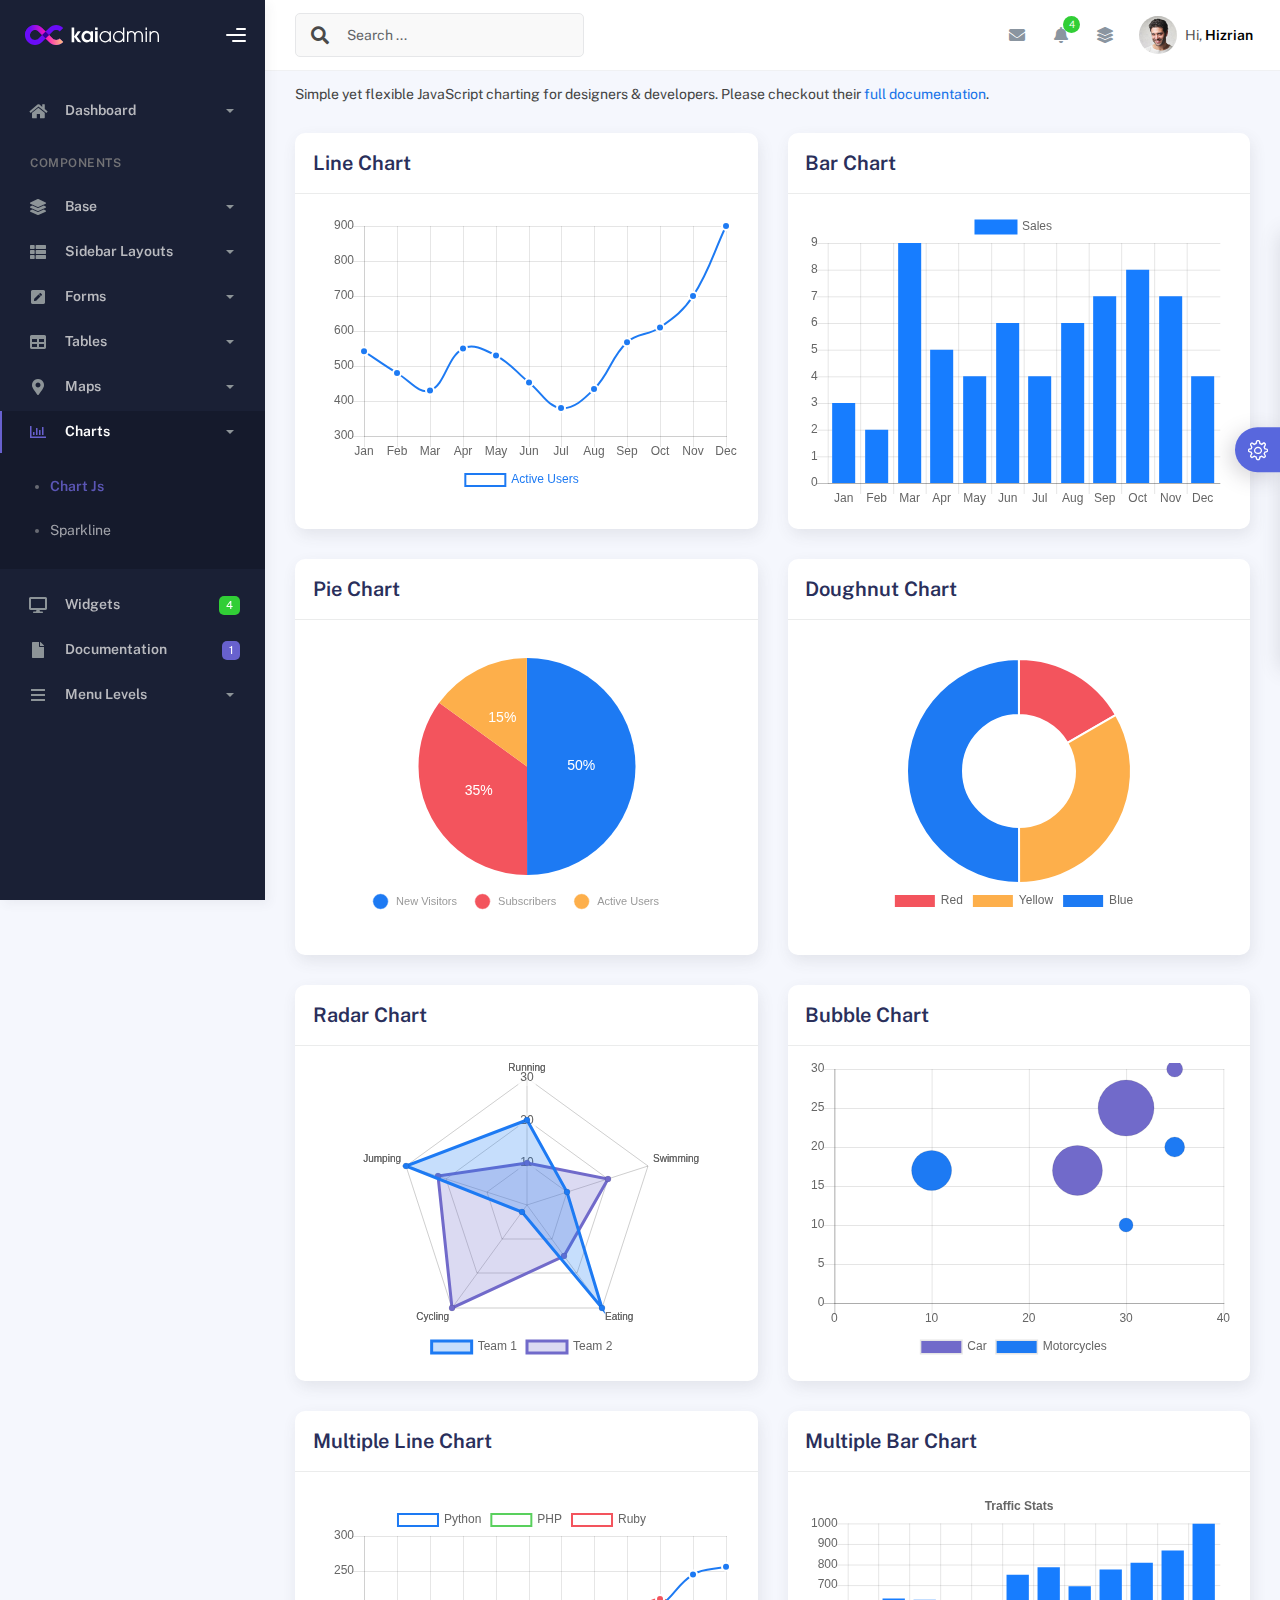
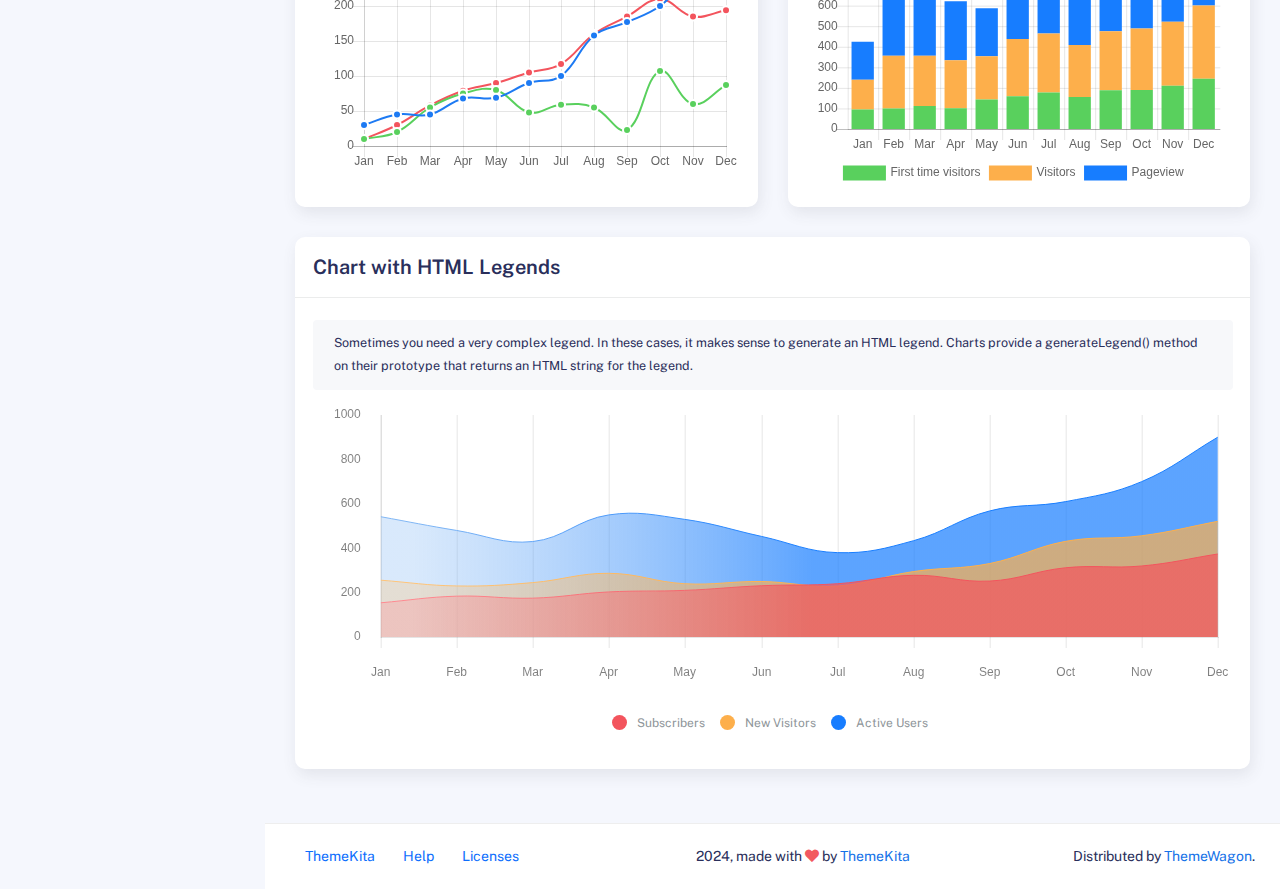
<file: charts/charts.html>
<!DOCTYPE html>
<html lang="en">
  <head>
    <meta http-equiv="X-UA-Compatible" content="IE=edge" />
    <title>Charts - Kaiadmin Bootstrap 5 Admin Dashboard</title>
    <meta
      content="width=device-width, initial-scale=1.0, shrink-to-fit=no"
      name="viewport"
    />
    <link
      rel="icon"
      href="../assets/img/kaiadmin/favicon.ico"
      type="image/x-icon"
    />

    <!-- Fonts and icons -->
    <script src="../assets/js/plugin/webfont/webfont.min.js"></script>
    <script>
      WebFont.load({
        google: { families: ["Public Sans:300,400,500,600,700"] },
        custom: {
          families: [
            "Font Awesome 5 Solid",
            "Font Awesome 5 Regular",
            "Font Awesome 5 Brands",
            "simple-line-icons",
          ],
          urls: ["../assets/css/fonts.min.css"],
        },
        active: function () {
          sessionStorage.fonts = true;
        },
      });
    </script>

    <!-- CSS Files -->
    <link rel="stylesheet" href="../assets/css/bootstrap.min.css" />
    <link rel="stylesheet" href="../assets/css/plugins.min.css" />
    <link rel="stylesheet" href="../assets/css/kaiadmin.min.css" />

    <!-- CSS Just for demo purpose, don't include it in your project -->
    <link rel="stylesheet" href="../assets/css/demo.css" />
  </head>
  <body>
    <div class="wrapper">
      <!-- Sidebar -->
      <div class="sidebar" data-background-color="dark">
        <div class="sidebar-logo">
          <!-- Logo Header -->
          <div class="logo-header" data-background-color="dark">
            <a href="../index.html" class="logo">
              <img
                src="../assets/img/kaiadmin/logo_light.svg"
                alt="navbar brand"
                class="navbar-brand"
                height="20"
              />
            </a>
            <div class="nav-toggle">
              <button class="btn btn-toggle toggle-sidebar">
                <i class="gg-menu-right"></i>
              </button>
              <button class="btn btn-toggle sidenav-toggler">
                <i class="gg-menu-left"></i>
              </button>
            </div>
            <button class="topbar-toggler more">
              <i class="gg-more-vertical-alt"></i>
            </button>
          </div>
          <!-- End Logo Header -->
        </div>
        <div class="sidebar-wrapper scrollbar scrollbar-inner">
          <div class="sidebar-content">
            <ul class="nav nav-secondary">
              <li class="nav-item">
                <a
                  data-bs-toggle="collapse"
                  href="#dashboard"
                  class="collapsed"
                  aria-expanded="false"
                >
                  <i class="fas fa-home"></i>
                  <p>Dashboard</p>
                  <span class="caret"></span>
                </a>
                <div class="collapse" id="dashboard">
                  <ul class="nav nav-collapse">
                    <li>
                      <a href="../../demo1/index.html">
                        <span class="sub-item">Dashboard 1</span>
                      </a>
                    </li>
                  </ul>
                </div>
              </li>
              <li class="nav-section">
                <span class="sidebar-mini-icon">
                  <i class="fa fa-ellipsis-h"></i>
                </span>
                <h4 class="text-section">Components</h4>
              </li>
              <li class="nav-item">
                <a data-bs-toggle="collapse" href="#base">
                  <i class="fas fa-layer-group"></i>
                  <p>Base</p>
                  <span class="caret"></span>
                </a>
                <div class="collapse" id="base">
                  <ul class="nav nav-collapse">
                    <li>
                      <a href="../components/avatars.html">
                        <span class="sub-item">Avatars</span>
                      </a>
                    </li>
                    <li>
                      <a href="../components/buttons.html">
                        <span class="sub-item">Buttons</span>
                      </a>
                    </li>
                    <li>
                      <a href="../components/gridsystem.html">
                        <span class="sub-item">Grid System</span>
                      </a>
                    </li>
                    <li>
                      <a href="../components/panels.html">
                        <span class="sub-item">Panels</span>
                      </a>
                    </li>
                    <li>
                      <a href="../components/notifications.html">
                        <span class="sub-item">Notifications</span>
                      </a>
                    </li>
                    <li>
                      <a href="../components/sweetalert.html">
                        <span class="sub-item">Sweet Alert</span>
                      </a>
                    </li>
                    <li>
                      <a href="../components/font-awesome-icons.html">
                        <span class="sub-item">Font Awesome Icons</span>
                      </a>
                    </li>
                    <li>
                      <a href="../components/simple-line-icons.html">
                        <span class="sub-item">Simple Line Icons</span>
                      </a>
                    </li>
                    <li>
                      <a href="../components/typography.html">
                        <span class="sub-item">Typography</span>
                      </a>
                    </li>
                  </ul>
                </div>
              </li>
              <li class="nav-item">
                <a data-bs-toggle="collapse" href="#sidebarLayouts">
                  <i class="fas fa-th-list"></i>
                  <p>Sidebar Layouts</p>
                  <span class="caret"></span>
                </a>
                <div class="collapse" id="sidebarLayouts">
                  <ul class="nav nav-collapse">
                    <li>
                      <a href="../sidebar-style-2.html">
                        <span class="sub-item">Sidebar Style 2</span>
                      </a>
                    </li>
                    <li>
                      <a href="../icon-menu.html">
                        <span class="sub-item">Icon Menu</span>
                      </a>
                    </li>
                  </ul>
                </div>
              </li>
              <li class="nav-item">
                <a data-bs-toggle="collapse" href="#forms">
                  <i class="fas fa-pen-square"></i>
                  <p>Forms</p>
                  <span class="caret"></span>
                </a>
                <div class="collapse" id="forms">
                  <ul class="nav nav-collapse">
                    <li>
                      <a href="../forms/forms.html">
                        <span class="sub-item">Basic Form</span>
                      </a>
                    </li>
                  </ul>
                </div>
              </li>
              <li class="nav-item">
                <a data-bs-toggle="collapse" href="#tables">
                  <i class="fas fa-table"></i>
                  <p>Tables</p>
                  <span class="caret"></span>
                </a>
                <div class="collapse" id="tables">
                  <ul class="nav nav-collapse">
                    <li>
                      <a href="../tables/tables.html">
                        <span class="sub-item">Basic Table</span>
                      </a>
                    </li>
                    <li>
                      <a href="../tables/datatables.html">
                        <span class="sub-item">Datatables</span>
                      </a>
                    </li>
                  </ul>
                </div>
              </li>
              <li class="nav-item">
                <a data-bs-toggle="collapse" href="#maps">
                  <i class="fas fa-map-marker-alt"></i>
                  <p>Maps</p>
                  <span class="caret"></span>
                </a>
                <div class="collapse" id="maps">
                  <ul class="nav nav-collapse">
                    <li>
                      <a href="../maps/googlemaps.html">
                        <span class="sub-item">Google Maps</span>
                      </a>
                    </li>
                    <li>
                      <a href="../maps/jsvectormap.html">
                        <span class="sub-item">Jsvectormap</span>
                      </a>
                    </li>
                  </ul>
                </div>
              </li>
              <li class="nav-item active submenu">
                <a data-bs-toggle="collapse" href="#charts">
                  <i class="far fa-chart-bar"></i>
                  <p>Charts</p>
                  <span class="caret"></span>
                </a>
                <div class="collapse show" id="charts">
                  <ul class="nav nav-collapse">
                    <li class="active">
                      <a href="../charts/charts.html">
                        <span class="sub-item">Chart Js</span>
                      </a>
                    </li>
                    <li>
                      <a href="../charts/sparkline.html">
                        <span class="sub-item">Sparkline</span>
                      </a>
                    </li>
                  </ul>
                </div>
              </li>
              <li class="nav-item">
                <a href="../widgets.html">
                  <i class="fas fa-desktop"></i>
                  <p>Widgets</p>
                  <span class="badge badge-success">4</span>
                </a>
              </li>
              <li class="nav-item">
                <a href="../../../documentation/index.html">
                  <i class="fas fa-file"></i>
                  <p>Documentation</p>
                  <span class="badge badge-secondary">1</span>
                </a>
              </li>
              <li class="nav-item">
                <a data-bs-toggle="collapse" href="#submenu">
                  <i class="fas fa-bars"></i>
                  <p>Menu Levels</p>
                  <span class="caret"></span>
                </a>
                <div class="collapse" id="submenu">
                  <ul class="nav nav-collapse">
                    <li>
                      <a data-bs-toggle="collapse" href="#subnav1">
                        <span class="sub-item">Level 1</span>
                        <span class="caret"></span>
                      </a>
                      <div class="collapse" id="subnav1">
                        <ul class="nav nav-collapse subnav">
                          <li>
                            <a href="#">
                              <span class="sub-item">Level 2</span>
                            </a>
                          </li>
                          <li>
                            <a href="#">
                              <span class="sub-item">Level 2</span>
                            </a>
                          </li>
                        </ul>
                      </div>
                    </li>
                    <li>
                      <a data-bs-toggle="collapse" href="#subnav2">
                        <span class="sub-item">Level 1</span>
                        <span class="caret"></span>
                      </a>
                      <div class="collapse" id="subnav2">
                        <ul class="nav nav-collapse subnav">
                          <li>
                            <a href="#">
                              <span class="sub-item">Level 2</span>
                            </a>
                          </li>
                        </ul>
                      </div>
                    </li>
                    <li>
                      <a href="#">
                        <span class="sub-item">Level 1</span>
                      </a>
                    </li>
                  </ul>
                </div>
              </li>
            </ul>
          </div>
        </div>
      </div>
      <!-- End Sidebar -->

      <div class="main-panel">
        <div class="main-header">
          <div class="main-header-logo">
            <!-- Logo Header -->
            <div class="logo-header" data-background-color="dark">
              <a href="../index.html" class="logo">
                <img
                  src="../assets/img/kaiadmin/logo_light.svg"
                  alt="navbar brand"
                  class="navbar-brand"
                  height="20"
                />
              </a>
              <div class="nav-toggle">
                <button class="btn btn-toggle toggle-sidebar">
                  <i class="gg-menu-right"></i>
                </button>
                <button class="btn btn-toggle sidenav-toggler">
                  <i class="gg-menu-left"></i>
                </button>
              </div>
              <button class="topbar-toggler more">
                <i class="gg-more-vertical-alt"></i>
              </button>
            </div>
            <!-- End Logo Header -->
          </div>
          <!-- Navbar Header -->
          <nav
            class="navbar navbar-header navbar-header-transparent navbar-expand-lg border-bottom"
          >
            <div class="container-fluid">
              <nav
                class="navbar navbar-header-left navbar-expand-lg navbar-form nav-search p-0 d-none d-lg-flex"
              >
                <div class="input-group">
                  <div class="input-group-prepend">
                    <button type="submit" class="btn btn-search pe-1">
                      <i class="fa fa-search search-icon"></i>
                    </button>
                  </div>
                  <input
                    type="text"
                    placeholder="Search ..."
                    class="form-control"
                  />
                </div>
              </nav>

              <ul class="navbar-nav topbar-nav ms-md-auto align-items-center">
                <li
                  class="nav-item topbar-icon dropdown hidden-caret d-flex d-lg-none"
                >
                  <a
                    class="nav-link dropdown-toggle"
                    data-bs-toggle="dropdown"
                    href="#"
                    role="button"
                    aria-expanded="false"
                    aria-haspopup="true"
                  >
                    <i class="fa fa-search"></i>
                  </a>
                  <ul class="dropdown-menu dropdown-search animated fadeIn">
                    <form class="navbar-left navbar-form nav-search">
                      <div class="input-group">
                        <input
                          type="text"
                          placeholder="Search ..."
                          class="form-control"
                        />
                      </div>
                    </form>
                  </ul>
                </li>
                <li class="nav-item topbar-icon dropdown hidden-caret">
                  <a
                    class="nav-link dropdown-toggle"
                    href="#"
                    id="messageDropdown"
                    role="button"
                    data-bs-toggle="dropdown"
                    aria-haspopup="true"
                    aria-expanded="false"
                  >
                    <i class="fa fa-envelope"></i>
                  </a>
                  <ul
                    class="dropdown-menu messages-notif-box animated fadeIn"
                    aria-labelledby="messageDropdown"
                  >
                    <li>
                      <div
                        class="dropdown-title d-flex justify-content-between align-items-center"
                      >
                        Messages
                        <a href="#" class="small">Mark all as read</a>
                      </div>
                    </li>
                    <li>
                      <div class="message-notif-scroll scrollbar-outer">
                        <div class="notif-center">
                          <a href="#">
                            <div class="notif-img">
                              <img
                                src="../assets/img/jm_denis.jpg"
                                alt="Img Profile"
                              />
                            </div>
                            <div class="notif-content">
                              <span class="subject">Jimmy Denis</span>
                              <span class="block"> How are you ? </span>
                              <span class="time">5 minutes ago</span>
                            </div>
                          </a>
                          <a href="#">
                            <div class="notif-img">
                              <img
                                src="../assets/img/chadengle.jpg"
                                alt="Img Profile"
                              />
                            </div>
                            <div class="notif-content">
                              <span class="subject">Chad</span>
                              <span class="block"> Ok, Thanks ! </span>
                              <span class="time">12 minutes ago</span>
                            </div>
                          </a>
                          <a href="#">
                            <div class="notif-img">
                              <img
                                src="../assets/img/mlane.jpg"
                                alt="Img Profile"
                              />
                            </div>
                            <div class="notif-content">
                              <span class="subject">Jhon Doe</span>
                              <span class="block">
                                Ready for the meeting today...
                              </span>
                              <span class="time">12 minutes ago</span>
                            </div>
                          </a>
                          <a href="#">
                            <div class="notif-img">
                              <img
                                src="../assets/img/talha.jpg"
                                alt="Img Profile"
                              />
                            </div>
                            <div class="notif-content">
                              <span class="subject">Talha</span>
                              <span class="block"> Hi, Apa Kabar ? </span>
                              <span class="time">17 minutes ago</span>
                            </div>
                          </a>
                        </div>
                      </div>
                    </li>
                    <li>
                      <a class="see-all" href="javascript:void(0);"
                        >See all messages<i class="fa fa-angle-right"></i>
                      </a>
                    </li>
                  </ul>
                </li>
                <li class="nav-item topbar-icon dropdown hidden-caret">
                  <a
                    class="nav-link dropdown-toggle"
                    href="#"
                    id="notifDropdown"
                    role="button"
                    data-bs-toggle="dropdown"
                    aria-haspopup="true"
                    aria-expanded="false"
                  >
                    <i class="fa fa-bell"></i>
                    <span class="notification">4</span>
                  </a>
                  <ul
                    class="dropdown-menu notif-box animated fadeIn"
                    aria-labelledby="notifDropdown"
                  >
                    <li>
                      <div class="dropdown-title">
                        You have 4 new notification
                      </div>
                    </li>
                    <li>
                      <div class="notif-scroll scrollbar-outer">
                        <div class="notif-center">
                          <a href="#">
                            <div class="notif-icon notif-primary">
                              <i class="fa fa-user-plus"></i>
                            </div>
                            <div class="notif-content">
                              <span class="block"> New user registered </span>
                              <span class="time">5 minutes ago</span>
                            </div>
                          </a>
                          <a href="#">
                            <div class="notif-icon notif-success">
                              <i class="fa fa-comment"></i>
                            </div>
                            <div class="notif-content">
                              <span class="block">
                                Rahmad commented on Admin
                              </span>
                              <span class="time">12 minutes ago</span>
                            </div>
                          </a>
                          <a href="#">
                            <div class="notif-img">
                              <img
                                src="../assets/img/profile2.jpg"
                                alt="Img Profile"
                              />
                            </div>
                            <div class="notif-content">
                              <span class="block">
                                Reza send messages to you
                              </span>
                              <span class="time">12 minutes ago</span>
                            </div>
                          </a>
                          <a href="#">
                            <div class="notif-icon notif-danger">
                              <i class="fa fa-heart"></i>
                            </div>
                            <div class="notif-content">
                              <span class="block"> Farrah liked Admin </span>
                              <span class="time">17 minutes ago</span>
                            </div>
                          </a>
                        </div>
                      </div>
                    </li>
                    <li>
                      <a class="see-all" href="javascript:void(0);"
                        >See all notifications<i class="fa fa-angle-right"></i>
                      </a>
                    </li>
                  </ul>
                </li>
                <li class="nav-item topbar-icon dropdown hidden-caret">
                  <a
                    class="nav-link"
                    data-bs-toggle="dropdown"
                    href="#"
                    aria-expanded="false"
                  >
                    <i class="fas fa-layer-group"></i>
                  </a>
                  <div class="dropdown-menu quick-actions animated fadeIn">
                    <div class="quick-actions-header">
                      <span class="title mb-1">Quick Actions</span>
                      <span class="subtitle op-7">Shortcuts</span>
                    </div>
                    <div class="quick-actions-scroll scrollbar-outer">
                      <div class="quick-actions-items">
                        <div class="row m-0">
                          <a class="col-6 col-md-4 p-0" href="#">
                            <div class="quick-actions-item">
                              <div class="avatar-item bg-danger rounded-circle">
                                <i class="far fa-calendar-alt"></i>
                              </div>
                              <span class="text">Calendar</span>
                            </div>
                          </a>
                          <a class="col-6 col-md-4 p-0" href="#">
                            <div class="quick-actions-item">
                              <div
                                class="avatar-item bg-warning rounded-circle"
                              >
                                <i class="fas fa-map"></i>
                              </div>
                              <span class="text">Maps</span>
                            </div>
                          </a>
                          <a class="col-6 col-md-4 p-0" href="#">
                            <div class="quick-actions-item">
                              <div class="avatar-item bg-info rounded-circle">
                                <i class="fas fa-file-excel"></i>
                              </div>
                              <span class="text">Reports</span>
                            </div>
                          </a>
                          <a class="col-6 col-md-4 p-0" href="#">
                            <div class="quick-actions-item">
                              <div
                                class="avatar-item bg-success rounded-circle"
                              >
                                <i class="fas fa-envelope"></i>
                              </div>
                              <span class="text">Emails</span>
                            </div>
                          </a>
                          <a class="col-6 col-md-4 p-0" href="#">
                            <div class="quick-actions-item">
                              <div
                                class="avatar-item bg-primary rounded-circle"
                              >
                                <i class="fas fa-file-invoice-dollar"></i>
                              </div>
                              <span class="text">Invoice</span>
                            </div>
                          </a>
                          <a class="col-6 col-md-4 p-0" href="#">
                            <div class="quick-actions-item">
                              <div
                                class="avatar-item bg-secondary rounded-circle"
                              >
                                <i class="fas fa-credit-card"></i>
                              </div>
                              <span class="text">Payments</span>
                            </div>
                          </a>
                        </div>
                      </div>
                    </div>
                  </div>
                </li>

                <li class="nav-item topbar-user dropdown hidden-caret">
                  <a
                    class="dropdown-toggle profile-pic"
                    data-bs-toggle="dropdown"
                    href="#"
                    aria-expanded="false"
                  >
                    <div class="avatar-sm">
                      <img
                        src="../assets/img/profile.jpg"
                        alt="..."
                        class="avatar-img rounded-circle"
                      />
                    </div>
                    <span class="profile-username">
                      <span class="op-7">Hi,</span>
                      <span class="fw-bold">Hizrian</span>
                    </span>
                  </a>
                  <ul class="dropdown-menu dropdown-user animated fadeIn">
                    <div class="dropdown-user-scroll scrollbar-outer">
                      <li>
                        <div class="user-box">
                          <div class="avatar-lg">
                            <img
                              src="../assets/img/profile.jpg"
                              alt="image profile"
                              class="avatar-img rounded"
                            />
                          </div>
                          <div class="u-text">
                            <h4>Hizrian</h4>
                            <p class="text-muted">hello@example.com</p>
                            <a
                              href="profile.html"
                              class="btn btn-xs btn-secondary btn-sm"
                              >View Profile</a
                            >
                          </div>
                        </div>
                      </li>
                      <li>
                        <div class="dropdown-divider"></div>
                        <a class="dropdown-item" href="#">My Profile</a>
                        <a class="dropdown-item" href="#">My Balance</a>
                        <a class="dropdown-item" href="#">Inbox</a>
                        <div class="dropdown-divider"></div>
                        <a class="dropdown-item" href="#">Account Setting</a>
                        <div class="dropdown-divider"></div>
                        <a class="dropdown-item" href="#">Logout</a>
                      </li>
                    </div>
                  </ul>
                </li>
              </ul>
            </div>
          </nav>
          <!-- End Navbar -->
        </div>

        <div class="container">
          <div class="page-inner">
            <h3 class="fw-bold mb-3">Chart.js</h3>
            <div class="page-category">
              Simple yet flexible JavaScript charting for designers &
              developers. Please checkout their
              <a href="http://www.chartjs.org/" target="_blank"
                >full documentation</a
              >.
            </div>
            <div class="row">
              <div class="col-md-6">
                <div class="card">
                  <div class="card-header">
                    <div class="card-title">Line Chart</div>
                  </div>
                  <div class="card-body">
                    <div class="chart-container">
                      <canvas id="lineChart"></canvas>
                    </div>
                  </div>
                </div>
              </div>
              <div class="col-md-6">
                <div class="card">
                  <div class="card-header">
                    <div class="card-title">Bar Chart</div>
                  </div>
                  <div class="card-body">
                    <div class="chart-container">
                      <canvas id="barChart"></canvas>
                    </div>
                  </div>
                </div>
              </div>
              <div class="col-md-6">
                <div class="card">
                  <div class="card-header">
                    <div class="card-title">Pie Chart</div>
                  </div>
                  <div class="card-body">
                    <div class="chart-container">
                      <canvas
                        id="pieChart"
                        style="width: 50%; height: 50%"
                      ></canvas>
                    </div>
                  </div>
                </div>
              </div>
              <div class="col-md-6">
                <div class="card">
                  <div class="card-header">
                    <div class="card-title">Doughnut Chart</div>
                  </div>
                  <div class="card-body">
                    <div class="chart-container">
                      <canvas
                        id="doughnutChart"
                        style="width: 50%; height: 50%"
                      ></canvas>
                    </div>
                  </div>
                </div>
              </div>
              <div class="col-md-6">
                <div class="card">
                  <div class="card-header">
                    <div class="card-title">Radar Chart</div>
                  </div>
                  <div class="card-body">
                    <div class="chart-container">
                      <canvas id="radarChart"></canvas>
                    </div>
                  </div>
                </div>
              </div>
              <div class="col-md-6">
                <div class="card">
                  <div class="card-header">
                    <div class="card-title">Bubble Chart</div>
                  </div>
                  <div class="card-body">
                    <div class="chart-container">
                      <canvas id="bubbleChart"></canvas>
                    </div>
                  </div>
                </div>
              </div>
              <div class="col-md-6">
                <div class="card">
                  <div class="card-header">
                    <div class="card-title">Multiple Line Chart</div>
                  </div>
                  <div class="card-body">
                    <div class="chart-container">
                      <canvas id="multipleLineChart"></canvas>
                    </div>
                  </div>
                </div>
              </div>
              <div class="col-md-6">
                <div class="card">
                  <div class="card-header">
                    <div class="card-title">Multiple Bar Chart</div>
                  </div>
                  <div class="card-body">
                    <div class="chart-container">
                      <canvas id="multipleBarChart"></canvas>
                    </div>
                  </div>
                </div>
              </div>
              <div class="col-md-12">
                <div class="card">
                  <div class="card-header">
                    <div class="card-title">Chart with HTML Legends</div>
                  </div>
                  <div class="card-body">
                    <div class="card-sub">
                      Sometimes you need a very complex legend. In these cases,
                      it makes sense to generate an HTML legend. Charts provide
                      a generateLegend() method on their prototype that returns
                      an HTML string for the legend.
                    </div>
                    <div class="chart-container">
                      <canvas id="htmlLegendsChart"></canvas>
                    </div>
                    <div id="myChartLegend"></div>
                  </div>
                </div>
              </div>
            </div>
          </div>
        </div>

        <footer class="footer">
          <div class="container-fluid d-flex justify-content-between">
            <nav class="pull-left">
              <ul class="nav">
                <li class="nav-item">
                  <a class="nav-link" href="http://www.themekita.com">
                    ThemeKita
                  </a>
                </li>
                <li class="nav-item">
                  <a class="nav-link" href="#"> Help </a>
                </li>
                <li class="nav-item">
                  <a class="nav-link" href="#"> Licenses </a>
                </li>
              </ul>
            </nav>
            <div class="copyright">
              2024, made with <i class="fa fa-heart heart text-danger"></i> by
              <a href="http://www.themekita.com">ThemeKita</a>
            </div>
            <div>
              Distributed by
              <a target="_blank" href="https://themewagon.com/">ThemeWagon</a>.
            </div>
          </div>
        </footer>
      </div>

      <!-- Custom template | don't include it in your project! -->
      <div class="custom-template">
        <div class="title">Settings</div>
        <div class="custom-content">
          <div class="switcher">
            <div class="switch-block">
              <h4>Logo Header</h4>
              <div class="btnSwitch">
                <button
                  type="button"
                  class="selected changeLogoHeaderColor"
                  data-color="dark"
                ></button>
                <button
                  type="button"
                  class="selected changeLogoHeaderColor"
                  data-color="blue"
                ></button>
                <button
                  type="button"
                  class="changeLogoHeaderColor"
                  data-color="purple"
                ></button>
                <button
                  type="button"
                  class="changeLogoHeaderColor"
                  data-color="light-blue"
                ></button>
                <button
                  type="button"
                  class="changeLogoHeaderColor"
                  data-color="green"
                ></button>
                <button
                  type="button"
                  class="changeLogoHeaderColor"
                  data-color="orange"
                ></button>
                <button
                  type="button"
                  class="changeLogoHeaderColor"
                  data-color="red"
                ></button>
                <button
                  type="button"
                  class="changeLogoHeaderColor"
                  data-color="white"
                ></button>
                <br />
                <button
                  type="button"
                  class="changeLogoHeaderColor"
                  data-color="dark2"
                ></button>
                <button
                  type="button"
                  class="changeLogoHeaderColor"
                  data-color="blue2"
                ></button>
                <button
                  type="button"
                  class="changeLogoHeaderColor"
                  data-color="purple2"
                ></button>
                <button
                  type="button"
                  class="changeLogoHeaderColor"
                  data-color="light-blue2"
                ></button>
                <button
                  type="button"
                  class="changeLogoHeaderColor"
                  data-color="green2"
                ></button>
                <button
                  type="button"
                  class="changeLogoHeaderColor"
                  data-color="orange2"
                ></button>
                <button
                  type="button"
                  class="changeLogoHeaderColor"
                  data-color="red2"
                ></button>
              </div>
            </div>
            <div class="switch-block">
              <h4>Navbar Header</h4>
              <div class="btnSwitch">
                <button
                  type="button"
                  class="changeTopBarColor"
                  data-color="dark"
                ></button>
                <button
                  type="button"
                  class="changeTopBarColor"
                  data-color="blue"
                ></button>
                <button
                  type="button"
                  class="changeTopBarColor"
                  data-color="purple"
                ></button>
                <button
                  type="button"
                  class="changeTopBarColor"
                  data-color="light-blue"
                ></button>
                <button
                  type="button"
                  class="changeTopBarColor"
                  data-color="green"
                ></button>
                <button
                  type="button"
                  class="changeTopBarColor"
                  data-color="orange"
                ></button>
                <button
                  type="button"
                  class="changeTopBarColor"
                  data-color="red"
                ></button>
                <button
                  type="button"
                  class="changeTopBarColor"
                  data-color="white"
                ></button>
                <br />
                <button
                  type="button"
                  class="changeTopBarColor"
                  data-color="dark2"
                ></button>
                <button
                  type="button"
                  class="selected changeTopBarColor"
                  data-color="blue2"
                ></button>
                <button
                  type="button"
                  class="changeTopBarColor"
                  data-color="purple2"
                ></button>
                <button
                  type="button"
                  class="changeTopBarColor"
                  data-color="light-blue2"
                ></button>
                <button
                  type="button"
                  class="changeTopBarColor"
                  data-color="green2"
                ></button>
                <button
                  type="button"
                  class="changeTopBarColor"
                  data-color="orange2"
                ></button>
                <button
                  type="button"
                  class="changeTopBarColor"
                  data-color="red2"
                ></button>
              </div>
            </div>
            <div class="switch-block">
              <h4>Sidebar</h4>
              <div class="btnSwitch">
                <button
                  type="button"
                  class="selected changeSideBarColor"
                  data-color="white"
                ></button>
                <button
                  type="button"
                  class="changeSideBarColor"
                  data-color="dark"
                ></button>
                <button
                  type="button"
                  class="changeSideBarColor"
                  data-color="dark2"
                ></button>
              </div>
            </div>
          </div>
        </div>
        <div class="custom-toggle">
          <i class="icon-settings"></i>
        </div>
      </div>
      <!-- End Custom template -->
    </div>
    <!--   Core JS Files   -->
    <script src="../assets/js/core/jquery-3.7.1.min.js"></script>
    <script src="../assets/js/core/popper.min.js"></script>
    <script src="../assets/js/core/bootstrap.min.js"></script>
    <!-- Chart JS -->
    <script src="../assets/js/plugin/chart.js/chart.min.js"></script>
    <!-- jQuery Scrollbar -->
    <script src="../assets/js/plugin/jquery-scrollbar/jquery.scrollbar.min.js"></script>
    <!-- Kaiadmin JS -->
    <script src="../assets/js/kaiadmin.min.js"></script>
    <!-- Kaiadmin DEMO methods, don't include it in your project! -->
    <script src="../assets/js/setting-demo2.js"></script>
    <script>
      var lineChart = document.getElementById("lineChart").getContext("2d"),
        barChart = document.getElementById("barChart").getContext("2d"),
        pieChart = document.getElementById("pieChart").getContext("2d"),
        doughnutChart = document
          .getElementById("doughnutChart")
          .getContext("2d"),
        radarChart = document.getElementById("radarChart").getContext("2d"),
        bubbleChart = document.getElementById("bubbleChart").getContext("2d"),
        multipleLineChart = document
          .getElementById("multipleLineChart")
          .getContext("2d"),
        multipleBarChart = document
          .getElementById("multipleBarChart")
          .getContext("2d"),
        htmlLegendsChart = document
          .getElementById("htmlLegendsChart")
          .getContext("2d");

      var myLineChart = new Chart(lineChart, {
        type: "line",
        data: {
          labels: [
            "Jan",
            "Feb",
            "Mar",
            "Apr",
            "May",
            "Jun",
            "Jul",
            "Aug",
            "Sep",
            "Oct",
            "Nov",
            "Dec",
          ],
          datasets: [
            {
              label: "Active Users",
              borderColor: "#1d7af3",
              pointBorderColor: "#FFF",
              pointBackgroundColor: "#1d7af3",
              pointBorderWidth: 2,
              pointHoverRadius: 4,
              pointHoverBorderWidth: 1,
              pointRadius: 4,
              backgroundColor: "transparent",
              fill: true,
              borderWidth: 2,
              data: [
                542, 480, 430, 550, 530, 453, 380, 434, 568, 610, 700, 900,
              ],
            },
          ],
        },
        options: {
          responsive: true,
          maintainAspectRatio: false,
          legend: {
            position: "bottom",
            labels: {
              padding: 10,
              fontColor: "#1d7af3",
            },
          },
          tooltips: {
            bodySpacing: 4,
            mode: "nearest",
            intersect: 0,
            position: "nearest",
            xPadding: 10,
            yPadding: 10,
            caretPadding: 10,
          },
          layout: {
            padding: { left: 15, right: 15, top: 15, bottom: 15 },
          },
        },
      });

      var myBarChart = new Chart(barChart, {
        type: "bar",
        data: {
          labels: [
            "Jan",
            "Feb",
            "Mar",
            "Apr",
            "May",
            "Jun",
            "Jul",
            "Aug",
            "Sep",
            "Oct",
            "Nov",
            "Dec",
          ],
          datasets: [
            {
              label: "Sales",
              backgroundColor: "rgb(23, 125, 255)",
              borderColor: "rgb(23, 125, 255)",
              data: [3, 2, 9, 5, 4, 6, 4, 6, 7, 8, 7, 4],
            },
          ],
        },
        options: {
          responsive: true,
          maintainAspectRatio: false,
          scales: {
            yAxes: [
              {
                ticks: {
                  beginAtZero: true,
                },
              },
            ],
          },
        },
      });

      var myPieChart = new Chart(pieChart, {
        type: "pie",
        data: {
          datasets: [
            {
              data: [50, 35, 15],
              backgroundColor: ["#1d7af3", "#f3545d", "#fdaf4b"],
              borderWidth: 0,
            },
          ],
          labels: ["New Visitors", "Subscribers", "Active Users"],
        },
        options: {
          responsive: true,
          maintainAspectRatio: false,
          legend: {
            position: "bottom",
            labels: {
              fontColor: "rgb(154, 154, 154)",
              fontSize: 11,
              usePointStyle: true,
              padding: 20,
            },
          },
          pieceLabel: {
            render: "percentage",
            fontColor: "white",
            fontSize: 14,
          },
          tooltips: false,
          layout: {
            padding: {
              left: 20,
              right: 20,
              top: 20,
              bottom: 20,
            },
          },
        },
      });

      var myDoughnutChart = new Chart(doughnutChart, {
        type: "doughnut",
        data: {
          datasets: [
            {
              data: [10, 20, 30],
              backgroundColor: ["#f3545d", "#fdaf4b", "#1d7af3"],
            },
          ],

          labels: ["Red", "Yellow", "Blue"],
        },
        options: {
          responsive: true,
          maintainAspectRatio: false,
          legend: {
            position: "bottom",
          },
          layout: {
            padding: {
              left: 20,
              right: 20,
              top: 20,
              bottom: 20,
            },
          },
        },
      });

      var myRadarChart = new Chart(radarChart, {
        type: "radar",
        data: {
          labels: ["Running", "Swimming", "Eating", "Cycling", "Jumping"],
          datasets: [
            {
              data: [20, 10, 30, 2, 30],
              borderColor: "#1d7af3",
              backgroundColor: "rgba(29, 122, 243, 0.25)",
              pointBackgroundColor: "#1d7af3",
              pointHoverRadius: 4,
              pointRadius: 3,
              label: "Team 1",
            },
            {
              data: [10, 20, 15, 30, 22],
              borderColor: "#716aca",
              backgroundColor: "rgba(113, 106, 202, 0.25)",
              pointBackgroundColor: "#716aca",
              pointHoverRadius: 4,
              pointRadius: 3,
              label: "Team 2",
            },
          ],
        },
        options: {
          responsive: true,
          maintainAspectRatio: false,
          legend: {
            position: "bottom",
          },
        },
      });

      var myBubbleChart = new Chart(bubbleChart, {
        type: "bubble",
        data: {
          datasets: [
            {
              label: "Car",
              data: [
                { x: 25, y: 17, r: 25 },
                { x: 30, y: 25, r: 28 },
                { x: 35, y: 30, r: 8 },
              ],
              backgroundColor: "#716aca",
            },
            {
              label: "Motorcycles",
              data: [
                { x: 10, y: 17, r: 20 },
                { x: 30, y: 10, r: 7 },
                { x: 35, y: 20, r: 10 },
              ],
              backgroundColor: "#1d7af3",
            },
          ],
        },
        options: {
          responsive: true,
          maintainAspectRatio: false,
          legend: {
            position: "bottom",
          },
          scales: {
            yAxes: [
              {
                ticks: {
                  beginAtZero: true,
                },
              },
            ],
            xAxes: [
              {
                ticks: {
                  beginAtZero: true,
                },
              },
            ],
          },
        },
      });

      var myMultipleLineChart = new Chart(multipleLineChart, {
        type: "line",
        data: {
          labels: [
            "Jan",
            "Feb",
            "Mar",
            "Apr",
            "May",
            "Jun",
            "Jul",
            "Aug",
            "Sep",
            "Oct",
            "Nov",
            "Dec",
          ],
          datasets: [
            {
              label: "Python",
              borderColor: "#1d7af3",
              pointBorderColor: "#FFF",
              pointBackgroundColor: "#1d7af3",
              pointBorderWidth: 2,
              pointHoverRadius: 4,
              pointHoverBorderWidth: 1,
              pointRadius: 4,
              backgroundColor: "transparent",
              fill: true,
              borderWidth: 2,
              data: [30, 45, 45, 68, 69, 90, 100, 158, 177, 200, 245, 256],
            },
            {
              label: "PHP",
              borderColor: "#59d05d",
              pointBorderColor: "#FFF",
              pointBackgroundColor: "#59d05d",
              pointBorderWidth: 2,
              pointHoverRadius: 4,
              pointHoverBorderWidth: 1,
              pointRadius: 4,
              backgroundColor: "transparent",
              fill: true,
              borderWidth: 2,
              data: [10, 20, 55, 75, 80, 48, 59, 55, 23, 107, 60, 87],
            },
            {
              label: "Ruby",
              borderColor: "#f3545d",
              pointBorderColor: "#FFF",
              pointBackgroundColor: "#f3545d",
              pointBorderWidth: 2,
              pointHoverRadius: 4,
              pointHoverBorderWidth: 1,
              pointRadius: 4,
              backgroundColor: "transparent",
              fill: true,
              borderWidth: 2,
              data: [10, 30, 58, 79, 90, 105, 117, 160, 185, 210, 185, 194],
            },
          ],
        },
        options: {
          responsive: true,
          maintainAspectRatio: false,
          legend: {
            position: "top",
          },
          tooltips: {
            bodySpacing: 4,
            mode: "nearest",
            intersect: 0,
            position: "nearest",
            xPadding: 10,
            yPadding: 10,
            caretPadding: 10,
          },
          layout: {
            padding: { left: 15, right: 15, top: 15, bottom: 15 },
          },
        },
      });

      var myMultipleBarChart = new Chart(multipleBarChart, {
        type: "bar",
        data: {
          labels: [
            "Jan",
            "Feb",
            "Mar",
            "Apr",
            "May",
            "Jun",
            "Jul",
            "Aug",
            "Sep",
            "Oct",
            "Nov",
            "Dec",
          ],
          datasets: [
            {
              label: "First time visitors",
              backgroundColor: "#59d05d",
              borderColor: "#59d05d",
              data: [95, 100, 112, 101, 144, 159, 178, 156, 188, 190, 210, 245],
            },
            {
              label: "Visitors",
              backgroundColor: "#fdaf4b",
              borderColor: "#fdaf4b",
              data: [
                145, 256, 244, 233, 210, 279, 287, 253, 287, 299, 312, 356,
              ],
            },
            {
              label: "Pageview",
              backgroundColor: "#177dff",
              borderColor: "#177dff",
              data: [
                185, 279, 273, 287, 234, 312, 322, 286, 301, 320, 346, 399,
              ],
            },
          ],
        },
        options: {
          responsive: true,
          maintainAspectRatio: false,
          legend: {
            position: "bottom",
          },
          title: {
            display: true,
            text: "Traffic Stats",
          },
          tooltips: {
            mode: "index",
            intersect: false,
          },
          responsive: true,
          scales: {
            xAxes: [
              {
                stacked: true,
              },
            ],
            yAxes: [
              {
                stacked: true,
              },
            ],
          },
        },
      });

      // Chart with HTML Legends

      var gradientStroke = htmlLegendsChart.createLinearGradient(
        500,
        0,
        100,
        0
      );
      gradientStroke.addColorStop(0, "#177dff");
      gradientStroke.addColorStop(1, "#80b6f4");

      var gradientFill = htmlLegendsChart.createLinearGradient(500, 0, 100, 0);
      gradientFill.addColorStop(0, "rgba(23, 125, 255, 0.7)");
      gradientFill.addColorStop(1, "rgba(128, 182, 244, 0.3)");

      var gradientStroke2 = htmlLegendsChart.createLinearGradient(
        500,
        0,
        100,
        0
      );
      gradientStroke2.addColorStop(0, "#f3545d");
      gradientStroke2.addColorStop(1, "#ff8990");

      var gradientFill2 = htmlLegendsChart.createLinearGradient(500, 0, 100, 0);
      gradientFill2.addColorStop(0, "rgba(243, 84, 93, 0.7)");
      gradientFill2.addColorStop(1, "rgba(255, 137, 144, 0.3)");

      var gradientStroke3 = htmlLegendsChart.createLinearGradient(
        500,
        0,
        100,
        0
      );
      gradientStroke3.addColorStop(0, "#fdaf4b");
      gradientStroke3.addColorStop(1, "#ffc478");

      var gradientFill3 = htmlLegendsChart.createLinearGradient(500, 0, 100, 0);
      gradientFill3.addColorStop(0, "rgba(253, 175, 75, 0.7)");
      gradientFill3.addColorStop(1, "rgba(255, 196, 120, 0.3)");

      var myHtmlLegendsChart = new Chart(htmlLegendsChart, {
        type: "line",
        data: {
          labels: [
            "Jan",
            "Feb",
            "Mar",
            "Apr",
            "May",
            "Jun",
            "Jul",
            "Aug",
            "Sep",
            "Oct",
            "Nov",
            "Dec",
          ],
          datasets: [
            {
              label: "Subscribers",
              borderColor: gradientStroke2,
              pointBackgroundColor: gradientStroke2,
              pointRadius: 0,
              backgroundColor: gradientFill2,
              legendColor: "#f3545d",
              fill: true,
              borderWidth: 1,
              data: [
                154, 184, 175, 203, 210, 231, 240, 278, 252, 312, 320, 374,
              ],
            },
            {
              label: "New Visitors",
              borderColor: gradientStroke3,
              pointBackgroundColor: gradientStroke3,
              pointRadius: 0,
              backgroundColor: gradientFill3,
              legendColor: "#fdaf4b",
              fill: true,
              borderWidth: 1,
              data: [
                256, 230, 245, 287, 240, 250, 230, 295, 331, 431, 456, 521,
              ],
            },
            {
              label: "Active Users",
              borderColor: gradientStroke,
              pointBackgroundColor: gradientStroke,
              pointRadius: 0,
              backgroundColor: gradientFill,
              legendColor: "#177dff",
              fill: true,
              borderWidth: 1,
              data: [
                542, 480, 430, 550, 530, 453, 380, 434, 568, 610, 700, 900,
              ],
            },
          ],
        },
        options: {
          responsive: true,
          maintainAspectRatio: false,
          legend: {
            display: false,
          },
          tooltips: {
            bodySpacing: 4,
            mode: "nearest",
            intersect: 0,
            position: "nearest",
            xPadding: 10,
            yPadding: 10,
            caretPadding: 10,
          },
          layout: {
            padding: { left: 15, right: 15, top: 15, bottom: 15 },
          },
          scales: {
            yAxes: [
              {
                ticks: {
                  fontColor: "rgba(0,0,0,0.5)",
                  fontStyle: "500",
                  beginAtZero: false,
                  maxTicksLimit: 5,
                  padding: 20,
                },
                gridLines: {
                  drawTicks: false,
                  display: false,
                },
              },
            ],
            xAxes: [
              {
                gridLines: {
                  zeroLineColor: "transparent",
                },
                ticks: {
                  padding: 20,
                  fontColor: "rgba(0,0,0,0.5)",
                  fontStyle: "500",
                },
              },
            ],
          },
          legendCallback: function (chart) {
            var text = [];
            text.push('<ul class="' + chart.id + '-legend html-legend">');
            for (var i = 0; i < chart.data.datasets.length; i++) {
              text.push(
                '<li><span style="background-color:' +
                  chart.data.datasets[i].legendColor +
                  '"></span>'
              );
              if (chart.data.datasets[i].label) {
                text.push(chart.data.datasets[i].label);
              }
              text.push("</li>");
            }
            text.push("</ul>");
            return text.join("");
          },
        },
      });

      var myLegendContainer = document.getElementById("myChartLegend");

      // generate HTML legend
      myLegendContainer.innerHTML = myHtmlLegendsChart.generateLegend();

      // bind onClick event to all LI-tags of the legend
      var legendItems = myLegendContainer.getElementsByTagName("li");
      for (var i = 0; i < legendItems.length; i += 1) {
        legendItems[i].addEventListener("click", legendClickCallback, false);
      }
    </script>
  </body>
</html>
</file>
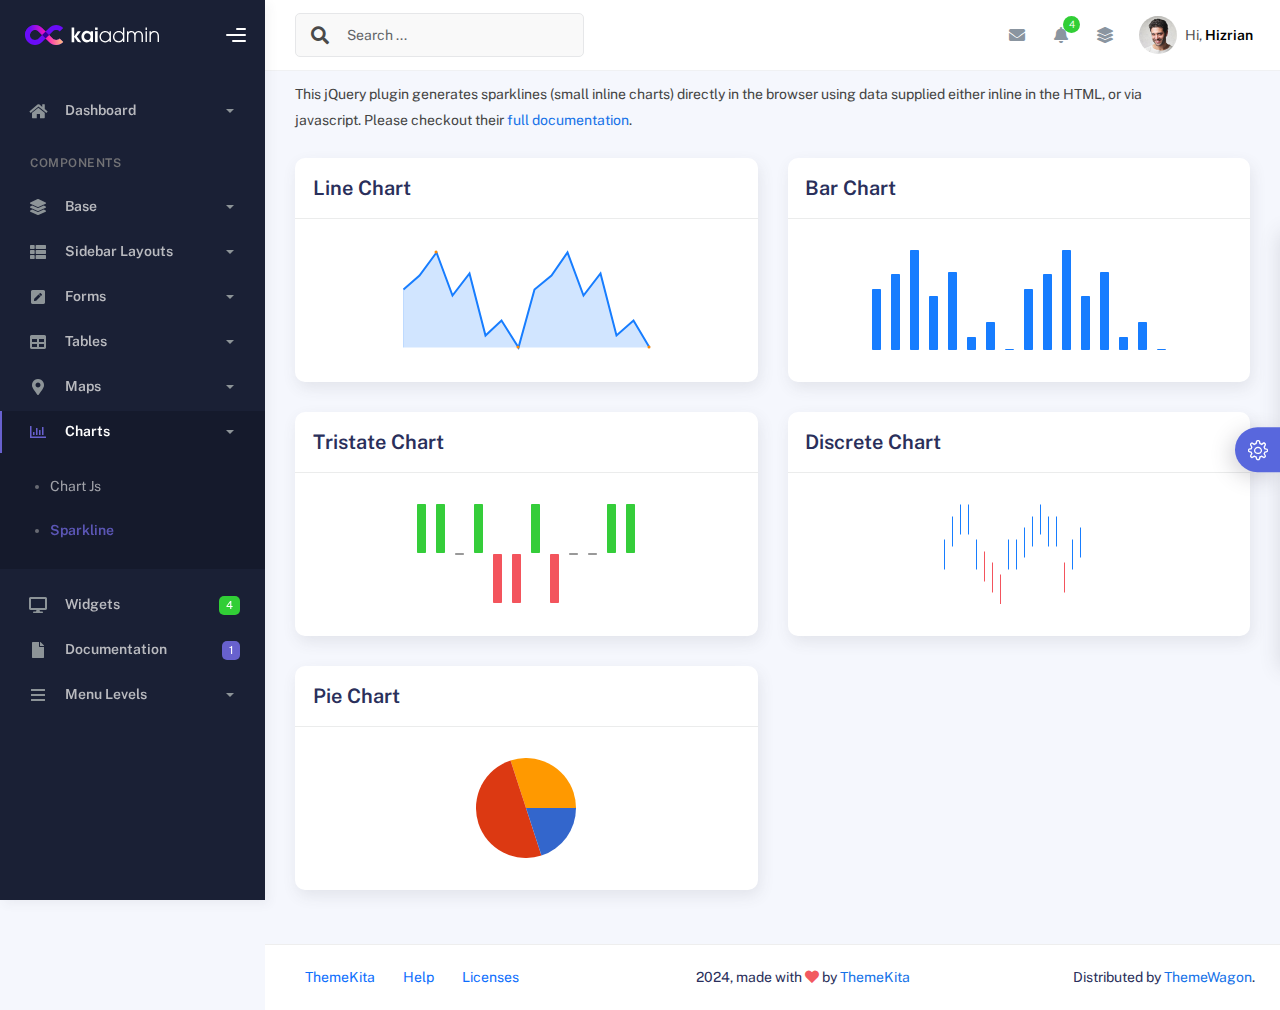
<file: charts/sparkline.html>
<!DOCTYPE html>
<html lang="en">
  <head>
    <meta http-equiv="X-UA-Compatible" content="IE=edge" />
    <title>Sparkline - Kaiadmin Bootstrap 5 Admin Dashboard</title>
    <meta
      content="width=device-width, initial-scale=1.0, shrink-to-fit=no"
      name="viewport"
    />
    <link
      rel="icon"
      href="../assets/img/kaiadmin/favicon.ico"
      type="image/x-icon"
    />

    <!-- Fonts and icons -->
    <script src="../assets/js/plugin/webfont/webfont.min.js"></script>
    <script>
      WebFont.load({
        google: { families: ["Public Sans:300,400,500,600,700"] },
        custom: {
          families: [
            "Font Awesome 5 Solid",
            "Font Awesome 5 Regular",
            "Font Awesome 5 Brands",
            "simple-line-icons",
          ],
          urls: ["../assets/css/fonts.min.css"],
        },
        active: function () {
          sessionStorage.fonts = true;
        },
      });
    </script>

    <!-- CSS Files -->
    <link rel="stylesheet" href="../assets/css/bootstrap.min.css" />
    <link rel="stylesheet" href="../assets/css/plugins.min.css" />
    <link rel="stylesheet" href="../assets/css/kaiadmin.min.css" />

    <!-- CSS Just for demo purpose, don't include it in your project -->
    <link rel="stylesheet" href="../assets/css/demo.css" />
  </head>
  <body>
    <div class="wrapper">
      <!-- Sidebar -->
      <div class="sidebar" data-background-color="dark">
        <div class="sidebar-logo">
          <!-- Logo Header -->
          <div class="logo-header" data-background-color="dark">
            <a href="../index.html" class="logo">
              <img
                src="../assets/img/kaiadmin/logo_light.svg"
                alt="navbar brand"
                class="navbar-brand"
                height="20"
              />
            </a>
            <div class="nav-toggle">
              <button class="btn btn-toggle toggle-sidebar">
                <i class="gg-menu-right"></i>
              </button>
              <button class="btn btn-toggle sidenav-toggler">
                <i class="gg-menu-left"></i>
              </button>
            </div>
            <button class="topbar-toggler more">
              <i class="gg-more-vertical-alt"></i>
            </button>
          </div>
          <!-- End Logo Header -->
        </div>
        <div class="sidebar-wrapper scrollbar scrollbar-inner">
          <div class="sidebar-content">
            <ul class="nav nav-secondary">
              <li class="nav-item">
                <a
                  data-bs-toggle="collapse"
                  href="#dashboard"
                  class="collapsed"
                  aria-expanded="false"
                >
                  <i class="fas fa-home"></i>
                  <p>Dashboard</p>
                  <span class="caret"></span>
                </a>
                <div class="collapse" id="dashboard">
                  <ul class="nav nav-collapse">
                    <li>
                      <a href="../../demo1/index.html">
                        <span class="sub-item">Dashboard 1</span>
                      </a>
                    </li>
                  </ul>
                </div>
              </li>
              <li class="nav-section">
                <span class="sidebar-mini-icon">
                  <i class="fa fa-ellipsis-h"></i>
                </span>
                <h4 class="text-section">Components</h4>
              </li>
              <li class="nav-item">
                <a data-bs-toggle="collapse" href="#base">
                  <i class="fas fa-layer-group"></i>
                  <p>Base</p>
                  <span class="caret"></span>
                </a>
                <div class="collapse" id="base">
                  <ul class="nav nav-collapse">
                    <li>
                      <a href="../components/avatars.html">
                        <span class="sub-item">Avatars</span>
                      </a>
                    </li>
                    <li>
                      <a href="../components/buttons.html">
                        <span class="sub-item">Buttons</span>
                      </a>
                    </li>
                    <li>
                      <a href="../components/gridsystem.html">
                        <span class="sub-item">Grid System</span>
                      </a>
                    </li>
                    <li>
                      <a href="../components/panels.html">
                        <span class="sub-item">Panels</span>
                      </a>
                    </li>
                    <li>
                      <a href="../components/notifications.html">
                        <span class="sub-item">Notifications</span>
                      </a>
                    </li>
                    <li>
                      <a href="../components/sweetalert.html">
                        <span class="sub-item">Sweet Alert</span>
                      </a>
                    </li>
                    <li>
                      <a href="../components/font-awesome-icons.html">
                        <span class="sub-item">Font Awesome Icons</span>
                      </a>
                    </li>
                    <li>
                      <a href="../components/simple-line-icons.html">
                        <span class="sub-item">Simple Line Icons</span>
                      </a>
                    </li>
                    <li>
                      <a href="../components/typography.html">
                        <span class="sub-item">Typography</span>
                      </a>
                    </li>
                  </ul>
                </div>
              </li>
              <li class="nav-item">
                <a data-bs-toggle="collapse" href="#sidebarLayouts">
                  <i class="fas fa-th-list"></i>
                  <p>Sidebar Layouts</p>
                  <span class="caret"></span>
                </a>
                <div class="collapse" id="sidebarLayouts">
                  <ul class="nav nav-collapse">
                    <li>
                      <a href="../sidebar-style-2.html">
                        <span class="sub-item">Sidebar Style 2</span>
                      </a>
                    </li>
                    <li>
                      <a href="../icon-menu.html">
                        <span class="sub-item">Icon Menu</span>
                      </a>
                    </li>
                  </ul>
                </div>
              </li>
              <li class="nav-item">
                <a data-bs-toggle="collapse" href="#forms">
                  <i class="fas fa-pen-square"></i>
                  <p>Forms</p>
                  <span class="caret"></span>
                </a>
                <div class="collapse" id="forms">
                  <ul class="nav nav-collapse">
                    <li>
                      <a href="../forms/forms.html">
                        <span class="sub-item">Basic Form</span>
                      </a>
                    </li>
                  </ul>
                </div>
              </li>
              <li class="nav-item">
                <a data-bs-toggle="collapse" href="#tables">
                  <i class="fas fa-table"></i>
                  <p>Tables</p>
                  <span class="caret"></span>
                </a>
                <div class="collapse" id="tables">
                  <ul class="nav nav-collapse">
                    <li>
                      <a href="../tables/tables.html">
                        <span class="sub-item">Basic Table</span>
                      </a>
                    </li>
                    <li>
                      <a href="../tables/datatables.html">
                        <span class="sub-item">Datatables</span>
                      </a>
                    </li>
                  </ul>
                </div>
              </li>
              <li class="nav-item">
                <a data-bs-toggle="collapse" href="#maps">
                  <i class="fas fa-map-marker-alt"></i>
                  <p>Maps</p>
                  <span class="caret"></span>
                </a>
                <div class="collapse" id="maps">
                  <ul class="nav nav-collapse">
                    <li>
                      <a href="../maps/googlemaps.html">
                        <span class="sub-item">Google Maps</span>
                      </a>
                    </li>
                    <li>
                      <a href="../maps/jsvectormap.html">
                        <span class="sub-item">Jsvectormap</span>
                      </a>
                    </li>
                  </ul>
                </div>
              </li>
              <li class="nav-item active submenu">
                <a data-bs-toggle="collapse" href="#charts">
                  <i class="far fa-chart-bar"></i>
                  <p>Charts</p>
                  <span class="caret"></span>
                </a>
                <div class="collapse show" id="charts">
                  <ul class="nav nav-collapse">
                    <li>
                      <a href="../charts/charts.html">
                        <span class="sub-item">Chart Js</span>
                      </a>
                    </li>
                    <li class="active">
                      <a href="../charts/sparkline.html">
                        <span class="sub-item">Sparkline</span>
                      </a>
                    </li>
                  </ul>
                </div>
              </li>
              <li class="nav-item">
                <a href="../widgets.html">
                  <i class="fas fa-desktop"></i>
                  <p>Widgets</p>
                  <span class="badge badge-success">4</span>
                </a>
              </li>
              <li class="nav-item">
                <a href="../../../documentation/index.html">
                  <i class="fas fa-file"></i>
                  <p>Documentation</p>
                  <span class="badge badge-secondary">1</span>
                </a>
              </li>
              <li class="nav-item">
                <a data-bs-toggle="collapse" href="#submenu">
                  <i class="fas fa-bars"></i>
                  <p>Menu Levels</p>
                  <span class="caret"></span>
                </a>
                <div class="collapse" id="submenu">
                  <ul class="nav nav-collapse">
                    <li>
                      <a data-bs-toggle="collapse" href="#subnav1">
                        <span class="sub-item">Level 1</span>
                        <span class="caret"></span>
                      </a>
                      <div class="collapse" id="subnav1">
                        <ul class="nav nav-collapse subnav">
                          <li>
                            <a href="#">
                              <span class="sub-item">Level 2</span>
                            </a>
                          </li>
                          <li>
                            <a href="#">
                              <span class="sub-item">Level 2</span>
                            </a>
                          </li>
                        </ul>
                      </div>
                    </li>
                    <li>
                      <a data-bs-toggle="collapse" href="#subnav2">
                        <span class="sub-item">Level 1</span>
                        <span class="caret"></span>
                      </a>
                      <div class="collapse" id="subnav2">
                        <ul class="nav nav-collapse subnav">
                          <li>
                            <a href="#">
                              <span class="sub-item">Level 2</span>
                            </a>
                          </li>
                        </ul>
                      </div>
                    </li>
                    <li>
                      <a href="#">
                        <span class="sub-item">Level 1</span>
                      </a>
                    </li>
                  </ul>
                </div>
              </li>
            </ul>
          </div>
        </div>
      </div>
      <!-- End Sidebar -->

      <div class="main-panel">
        <div class="main-header">
          <div class="main-header-logo">
            <!-- Logo Header -->
            <div class="logo-header" data-background-color="dark">
              <a href="../index.html" class="logo">
                <img
                  src="../assets/img/kaiadmin/logo_light.svg"
                  alt="navbar brand"
                  class="navbar-brand"
                  height="20"
                />
              </a>
              <div class="nav-toggle">
                <button class="btn btn-toggle toggle-sidebar">
                  <i class="gg-menu-right"></i>
                </button>
                <button class="btn btn-toggle sidenav-toggler">
                  <i class="gg-menu-left"></i>
                </button>
              </div>
              <button class="topbar-toggler more">
                <i class="gg-more-vertical-alt"></i>
              </button>
            </div>
            <!-- End Logo Header -->
          </div>
          <!-- Navbar Header -->
          <nav
            class="navbar navbar-header navbar-header-transparent navbar-expand-lg border-bottom"
          >
            <div class="container-fluid">
              <nav
                class="navbar navbar-header-left navbar-expand-lg navbar-form nav-search p-0 d-none d-lg-flex"
              >
                <div class="input-group">
                  <div class="input-group-prepend">
                    <button type="submit" class="btn btn-search pe-1">
                      <i class="fa fa-search search-icon"></i>
                    </button>
                  </div>
                  <input
                    type="text"
                    placeholder="Search ..."
                    class="form-control"
                  />
                </div>
              </nav>

              <ul class="navbar-nav topbar-nav ms-md-auto align-items-center">
                <li
                  class="nav-item topbar-icon dropdown hidden-caret d-flex d-lg-none"
                >
                  <a
                    class="nav-link dropdown-toggle"
                    data-bs-toggle="dropdown"
                    href="#"
                    role="button"
                    aria-expanded="false"
                    aria-haspopup="true"
                  >
                    <i class="fa fa-search"></i>
                  </a>
                  <ul class="dropdown-menu dropdown-search animated fadeIn">
                    <form class="navbar-left navbar-form nav-search">
                      <div class="input-group">
                        <input
                          type="text"
                          placeholder="Search ..."
                          class="form-control"
                        />
                      </div>
                    </form>
                  </ul>
                </li>
                <li class="nav-item topbar-icon dropdown hidden-caret">
                  <a
                    class="nav-link dropdown-toggle"
                    href="#"
                    id="messageDropdown"
                    role="button"
                    data-bs-toggle="dropdown"
                    aria-haspopup="true"
                    aria-expanded="false"
                  >
                    <i class="fa fa-envelope"></i>
                  </a>
                  <ul
                    class="dropdown-menu messages-notif-box animated fadeIn"
                    aria-labelledby="messageDropdown"
                  >
                    <li>
                      <div
                        class="dropdown-title d-flex justify-content-between align-items-center"
                      >
                        Messages
                        <a href="#" class="small">Mark all as read</a>
                      </div>
                    </li>
                    <li>
                      <div class="message-notif-scroll scrollbar-outer">
                        <div class="notif-center">
                          <a href="#">
                            <div class="notif-img">
                              <img
                                src="../assets/img/jm_denis.jpg"
                                alt="Img Profile"
                              />
                            </div>
                            <div class="notif-content">
                              <span class="subject">Jimmy Denis</span>
                              <span class="block"> How are you ? </span>
                              <span class="time">5 minutes ago</span>
                            </div>
                          </a>
                          <a href="#">
                            <div class="notif-img">
                              <img
                                src="../assets/img/chadengle.jpg"
                                alt="Img Profile"
                              />
                            </div>
                            <div class="notif-content">
                              <span class="subject">Chad</span>
                              <span class="block"> Ok, Thanks ! </span>
                              <span class="time">12 minutes ago</span>
                            </div>
                          </a>
                          <a href="#">
                            <div class="notif-img">
                              <img
                                src="../assets/img/mlane.jpg"
                                alt="Img Profile"
                              />
                            </div>
                            <div class="notif-content">
                              <span class="subject">Jhon Doe</span>
                              <span class="block">
                                Ready for the meeting today...
                              </span>
                              <span class="time">12 minutes ago</span>
                            </div>
                          </a>
                          <a href="#">
                            <div class="notif-img">
                              <img
                                src="../assets/img/talha.jpg"
                                alt="Img Profile"
                              />
                            </div>
                            <div class="notif-content">
                              <span class="subject">Talha</span>
                              <span class="block"> Hi, Apa Kabar ? </span>
                              <span class="time">17 minutes ago</span>
                            </div>
                          </a>
                        </div>
                      </div>
                    </li>
                    <li>
                      <a class="see-all" href="javascript:void(0);"
                        >See all messages<i class="fa fa-angle-right"></i>
                      </a>
                    </li>
                  </ul>
                </li>
                <li class="nav-item topbar-icon dropdown hidden-caret">
                  <a
                    class="nav-link dropdown-toggle"
                    href="#"
                    id="notifDropdown"
                    role="button"
                    data-bs-toggle="dropdown"
                    aria-haspopup="true"
                    aria-expanded="false"
                  >
                    <i class="fa fa-bell"></i>
                    <span class="notification">4</span>
                  </a>
                  <ul
                    class="dropdown-menu notif-box animated fadeIn"
                    aria-labelledby="notifDropdown"
                  >
                    <li>
                      <div class="dropdown-title">
                        You have 4 new notification
                      </div>
                    </li>
                    <li>
                      <div class="notif-scroll scrollbar-outer">
                        <div class="notif-center">
                          <a href="#">
                            <div class="notif-icon notif-primary">
                              <i class="fa fa-user-plus"></i>
                            </div>
                            <div class="notif-content">
                              <span class="block"> New user registered </span>
                              <span class="time">5 minutes ago</span>
                            </div>
                          </a>
                          <a href="#">
                            <div class="notif-icon notif-success">
                              <i class="fa fa-comment"></i>
                            </div>
                            <div class="notif-content">
                              <span class="block">
                                Rahmad commented on Admin
                              </span>
                              <span class="time">12 minutes ago</span>
                            </div>
                          </a>
                          <a href="#">
                            <div class="notif-img">
                              <img
                                src="../assets/img/profile2.jpg"
                                alt="Img Profile"
                              />
                            </div>
                            <div class="notif-content">
                              <span class="block">
                                Reza send messages to you
                              </span>
                              <span class="time">12 minutes ago</span>
                            </div>
                          </a>
                          <a href="#">
                            <div class="notif-icon notif-danger">
                              <i class="fa fa-heart"></i>
                            </div>
                            <div class="notif-content">
                              <span class="block"> Farrah liked Admin </span>
                              <span class="time">17 minutes ago</span>
                            </div>
                          </a>
                        </div>
                      </div>
                    </li>
                    <li>
                      <a class="see-all" href="javascript:void(0);"
                        >See all notifications<i class="fa fa-angle-right"></i>
                      </a>
                    </li>
                  </ul>
                </li>
                <li class="nav-item topbar-icon dropdown hidden-caret">
                  <a
                    class="nav-link"
                    data-bs-toggle="dropdown"
                    href="#"
                    aria-expanded="false"
                  >
                    <i class="fas fa-layer-group"></i>
                  </a>
                  <div class="dropdown-menu quick-actions animated fadeIn">
                    <div class="quick-actions-header">
                      <span class="title mb-1">Quick Actions</span>
                      <span class="subtitle op-7">Shortcuts</span>
                    </div>
                    <div class="quick-actions-scroll scrollbar-outer">
                      <div class="quick-actions-items">
                        <div class="row m-0">
                          <a class="col-6 col-md-4 p-0" href="#">
                            <div class="quick-actions-item">
                              <div class="avatar-item bg-danger rounded-circle">
                                <i class="far fa-calendar-alt"></i>
                              </div>
                              <span class="text">Calendar</span>
                            </div>
                          </a>
                          <a class="col-6 col-md-4 p-0" href="#">
                            <div class="quick-actions-item">
                              <div
                                class="avatar-item bg-warning rounded-circle"
                              >
                                <i class="fas fa-map"></i>
                              </div>
                              <span class="text">Maps</span>
                            </div>
                          </a>
                          <a class="col-6 col-md-4 p-0" href="#">
                            <div class="quick-actions-item">
                              <div class="avatar-item bg-info rounded-circle">
                                <i class="fas fa-file-excel"></i>
                              </div>
                              <span class="text">Reports</span>
                            </div>
                          </a>
                          <a class="col-6 col-md-4 p-0" href="#">
                            <div class="quick-actions-item">
                              <div
                                class="avatar-item bg-success rounded-circle"
                              >
                                <i class="fas fa-envelope"></i>
                              </div>
                              <span class="text">Emails</span>
                            </div>
                          </a>
                          <a class="col-6 col-md-4 p-0" href="#">
                            <div class="quick-actions-item">
                              <div
                                class="avatar-item bg-primary rounded-circle"
                              >
                                <i class="fas fa-file-invoice-dollar"></i>
                              </div>
                              <span class="text">Invoice</span>
                            </div>
                          </a>
                          <a class="col-6 col-md-4 p-0" href="#">
                            <div class="quick-actions-item">
                              <div
                                class="avatar-item bg-secondary rounded-circle"
                              >
                                <i class="fas fa-credit-card"></i>
                              </div>
                              <span class="text">Payments</span>
                            </div>
                          </a>
                        </div>
                      </div>
                    </div>
                  </div>
                </li>

                <li class="nav-item topbar-user dropdown hidden-caret">
                  <a
                    class="dropdown-toggle profile-pic"
                    data-bs-toggle="dropdown"
                    href="#"
                    aria-expanded="false"
                  >
                    <div class="avatar-sm">
                      <img
                        src="../assets/img/profile.jpg"
                        alt="..."
                        class="avatar-img rounded-circle"
                      />
                    </div>
                    <span class="profile-username">
                      <span class="op-7">Hi,</span>
                      <span class="fw-bold">Hizrian</span>
                    </span>
                  </a>
                  <ul class="dropdown-menu dropdown-user animated fadeIn">
                    <div class="dropdown-user-scroll scrollbar-outer">
                      <li>
                        <div class="user-box">
                          <div class="avatar-lg">
                            <img
                              src="../assets/img/profile.jpg"
                              alt="image profile"
                              class="avatar-img rounded"
                            />
                          </div>
                          <div class="u-text">
                            <h4>Hizrian</h4>
                            <p class="text-muted">hello@example.com</p>
                            <a
                              href="profile.html"
                              class="btn btn-xs btn-secondary btn-sm"
                              >View Profile</a
                            >
                          </div>
                        </div>
                      </li>
                      <li>
                        <div class="dropdown-divider"></div>
                        <a class="dropdown-item" href="#">My Profile</a>
                        <a class="dropdown-item" href="#">My Balance</a>
                        <a class="dropdown-item" href="#">Inbox</a>
                        <div class="dropdown-divider"></div>
                        <a class="dropdown-item" href="#">Account Setting</a>
                        <div class="dropdown-divider"></div>
                        <a class="dropdown-item" href="#">Logout</a>
                      </li>
                    </div>
                  </ul>
                </li>
              </ul>
            </div>
          </nav>
          <!-- End Navbar -->
        </div>

        <div class="container">
          <div class="page-inner">
            <h3 class="fw-bold mb-3">jQuery Sparkline</h3>
            <div class="page-category pe-md-5">
              This jQuery plugin generates sparklines (small inline charts)
              directly in the browser using data supplied either inline in the
              HTML, or via javascript. Please checkout their
              <a
                href="https://omnipotent.net/jquery.sparkline/#s-docs"
                target="_blank"
                >full documentation</a
              >.
            </div>
            <div class="row">
              <div class="col-md-6">
                <div class="card">
                  <div class="card-header">
                    <div class="card-title">Line Chart</div>
                  </div>
                  <div class="card-body">
                    <div class="d-flex justify-content-center p-3">
                      <div id="lineChart"></div>
                    </div>
                  </div>
                </div>
              </div>
              <div class="col-md-6">
                <div class="card">
                  <div class="card-header">
                    <div class="card-title">Bar Chart</div>
                  </div>
                  <div class="card-body">
                    <div class="d-flex justify-content-center p-3">
                      <div id="barChart"></div>
                    </div>
                  </div>
                </div>
              </div>
              <div class="col-md-6">
                <div class="card">
                  <div class="card-header">
                    <div class="card-title">Tristate Chart</div>
                  </div>
                  <div class="card-body">
                    <div class="d-flex justify-content-center p-3">
                      <div id="sparktristateChart"></div>
                    </div>
                  </div>
                </div>
              </div>
              <div class="col-md-6">
                <div class="card">
                  <div class="card-header">
                    <div class="card-title">Discrete Chart</div>
                  </div>
                  <div class="card-body">
                    <div class="d-flex justify-content-center p-3">
                      <div id="discreteChart"></div>
                    </div>
                  </div>
                </div>
              </div>
              <div class="col-md-6">
                <div class="card">
                  <div class="card-header">
                    <div class="card-title">Pie Chart</div>
                  </div>
                  <div class="card-body">
                    <div class="d-flex justify-content-center p-3">
                      <div id="pieChart"></div>
                    </div>
                  </div>
                </div>
              </div>
            </div>
          </div>
        </div>

        <footer class="footer">
          <div class="container-fluid d-flex justify-content-between">
            <nav class="pull-left">
              <ul class="nav">
                <li class="nav-item">
                  <a class="nav-link" href="http://www.themekita.com">
                    ThemeKita
                  </a>
                </li>
                <li class="nav-item">
                  <a class="nav-link" href="#"> Help </a>
                </li>
                <li class="nav-item">
                  <a class="nav-link" href="#"> Licenses </a>
                </li>
              </ul>
            </nav>
            <div class="copyright">
              2024, made with <i class="fa fa-heart heart text-danger"></i> by
              <a href="http://www.themekita.com">ThemeKita</a>
            </div>
            <div>
              Distributed by
              <a target="_blank" href="https://themewagon.com/">ThemeWagon</a>.
            </div>
          </div>
        </footer>
      </div>

      <!-- Custom template | don't include it in your project! -->
      <div class="custom-template">
        <div class="title">Settings</div>
        <div class="custom-content">
          <div class="switcher">
            <div class="switch-block">
              <h4>Logo Header</h4>
              <div class="btnSwitch">
                <button
                  type="button"
                  class="selected changeLogoHeaderColor"
                  data-color="dark"
                ></button>
                <button
                  type="button"
                  class="selected changeLogoHeaderColor"
                  data-color="blue"
                ></button>
                <button
                  type="button"
                  class="changeLogoHeaderColor"
                  data-color="purple"
                ></button>
                <button
                  type="button"
                  class="changeLogoHeaderColor"
                  data-color="light-blue"
                ></button>
                <button
                  type="button"
                  class="changeLogoHeaderColor"
                  data-color="green"
                ></button>
                <button
                  type="button"
                  class="changeLogoHeaderColor"
                  data-color="orange"
                ></button>
                <button
                  type="button"
                  class="changeLogoHeaderColor"
                  data-color="red"
                ></button>
                <button
                  type="button"
                  class="changeLogoHeaderColor"
                  data-color="white"
                ></button>
                <br />
                <button
                  type="button"
                  class="changeLogoHeaderColor"
                  data-color="dark2"
                ></button>
                <button
                  type="button"
                  class="changeLogoHeaderColor"
                  data-color="blue2"
                ></button>
                <button
                  type="button"
                  class="changeLogoHeaderColor"
                  data-color="purple2"
                ></button>
                <button
                  type="button"
                  class="changeLogoHeaderColor"
                  data-color="light-blue2"
                ></button>
                <button
                  type="button"
                  class="changeLogoHeaderColor"
                  data-color="green2"
                ></button>
                <button
                  type="button"
                  class="changeLogoHeaderColor"
                  data-color="orange2"
                ></button>
                <button
                  type="button"
                  class="changeLogoHeaderColor"
                  data-color="red2"
                ></button>
              </div>
            </div>
            <div class="switch-block">
              <h4>Navbar Header</h4>
              <div class="btnSwitch">
                <button
                  type="button"
                  class="changeTopBarColor"
                  data-color="dark"
                ></button>
                <button
                  type="button"
                  class="changeTopBarColor"
                  data-color="blue"
                ></button>
                <button
                  type="button"
                  class="changeTopBarColor"
                  data-color="purple"
                ></button>
                <button
                  type="button"
                  class="changeTopBarColor"
                  data-color="light-blue"
                ></button>
                <button
                  type="button"
                  class="changeTopBarColor"
                  data-color="green"
                ></button>
                <button
                  type="button"
                  class="changeTopBarColor"
                  data-color="orange"
                ></button>
                <button
                  type="button"
                  class="changeTopBarColor"
                  data-color="red"
                ></button>
                <button
                  type="button"
                  class="changeTopBarColor"
                  data-color="white"
                ></button>
                <br />
                <button
                  type="button"
                  class="changeTopBarColor"
                  data-color="dark2"
                ></button>
                <button
                  type="button"
                  class="selected changeTopBarColor"
                  data-color="blue2"
                ></button>
                <button
                  type="button"
                  class="changeTopBarColor"
                  data-color="purple2"
                ></button>
                <button
                  type="button"
                  class="changeTopBarColor"
                  data-color="light-blue2"
                ></button>
                <button
                  type="button"
                  class="changeTopBarColor"
                  data-color="green2"
                ></button>
                <button
                  type="button"
                  class="changeTopBarColor"
                  data-color="orange2"
                ></button>
                <button
                  type="button"
                  class="changeTopBarColor"
                  data-color="red2"
                ></button>
              </div>
            </div>
            <div class="switch-block">
              <h4>Sidebar</h4>
              <div class="btnSwitch">
                <button
                  type="button"
                  class="selected changeSideBarColor"
                  data-color="white"
                ></button>
                <button
                  type="button"
                  class="changeSideBarColor"
                  data-color="dark"
                ></button>
                <button
                  type="button"
                  class="changeSideBarColor"
                  data-color="dark2"
                ></button>
              </div>
            </div>
          </div>
        </div>
        <div class="custom-toggle">
          <i class="icon-settings"></i>
        </div>
      </div>
      <!-- End Custom template -->
    </div>
    <!--   Core JS Files   -->
    <script src="../assets/js/core/jquery-3.7.1.min.js"></script>
    <script src="../assets/js/core/popper.min.js"></script>
    <script src="../assets/js/core/bootstrap.min.js"></script>
    <!-- Sparkline -->
    <script src="../assets/js/plugin/jquery.sparkline/jquery.sparkline.min.js"></script>
    <!-- jQuery Scrollbar -->
    <script src="../assets/js/plugin/jquery-scrollbar/jquery.scrollbar.min.js"></script>
    <!-- Kaiadmin JS -->
    <script src="../assets/js/kaiadmin.min.js"></script>
    <!-- Kaiadmin DEMO methods, don't include it in your project! -->
    <script src="../assets/js/setting-demo2.js"></script>
    <script>
      $("#lineChart").sparkline(
        [
          102, 109, 120, 99, 110, 80, 87, 74, 102, 109, 120, 99, 110, 80, 87,
          74,
        ],
        {
          type: "line",
          height: "100",
          width: "250",
          lineWidth: "2",
          lineColor: "#177dff",
          fillColor: "rgba(23, 125, 255, 0.2)",
        }
      );

      $("#barChart").sparkline(
        [
          102, 109, 120, 99, 110, 80, 87, 74, 102, 109, 120, 99, 110, 80, 87,
          74,
        ],
        {
          type: "bar",
          height: "100",
          barWidth: 9,
          barSpacing: 10,
          barColor: "#177dff",
        }
      );

      $("#sparktristateChart").sparkline(
        [1, 1, 0, 1, -1, -1, 1, -1, 0, 0, 1, 1],
        {
          type: "tristate",
          posBarColor: "#35cd3a",
          negBarColor: "#f3545d",
          height: "100",
          barWidth: 9,
          barSpacing: 10,
        }
      );

      $("#discreteChart").sparkline(
        [4, 6, 7, 7, 4, 3, 2, 1, 4, 4, 5, 6, 7, 6, 6, 2, 4, 5],
        {
          type: "discrete",
          lineColor: "#177dff",
          thresholdColor: "#f3545d",
          thresholdValue: 4,
          height: "100",
          width: "150",
        }
      );

      $("#pieChart").sparkline([20, 50, 30], {
        type: "pie",
        height: "100",
      });
    </script>
  </body>
</html>
</file>
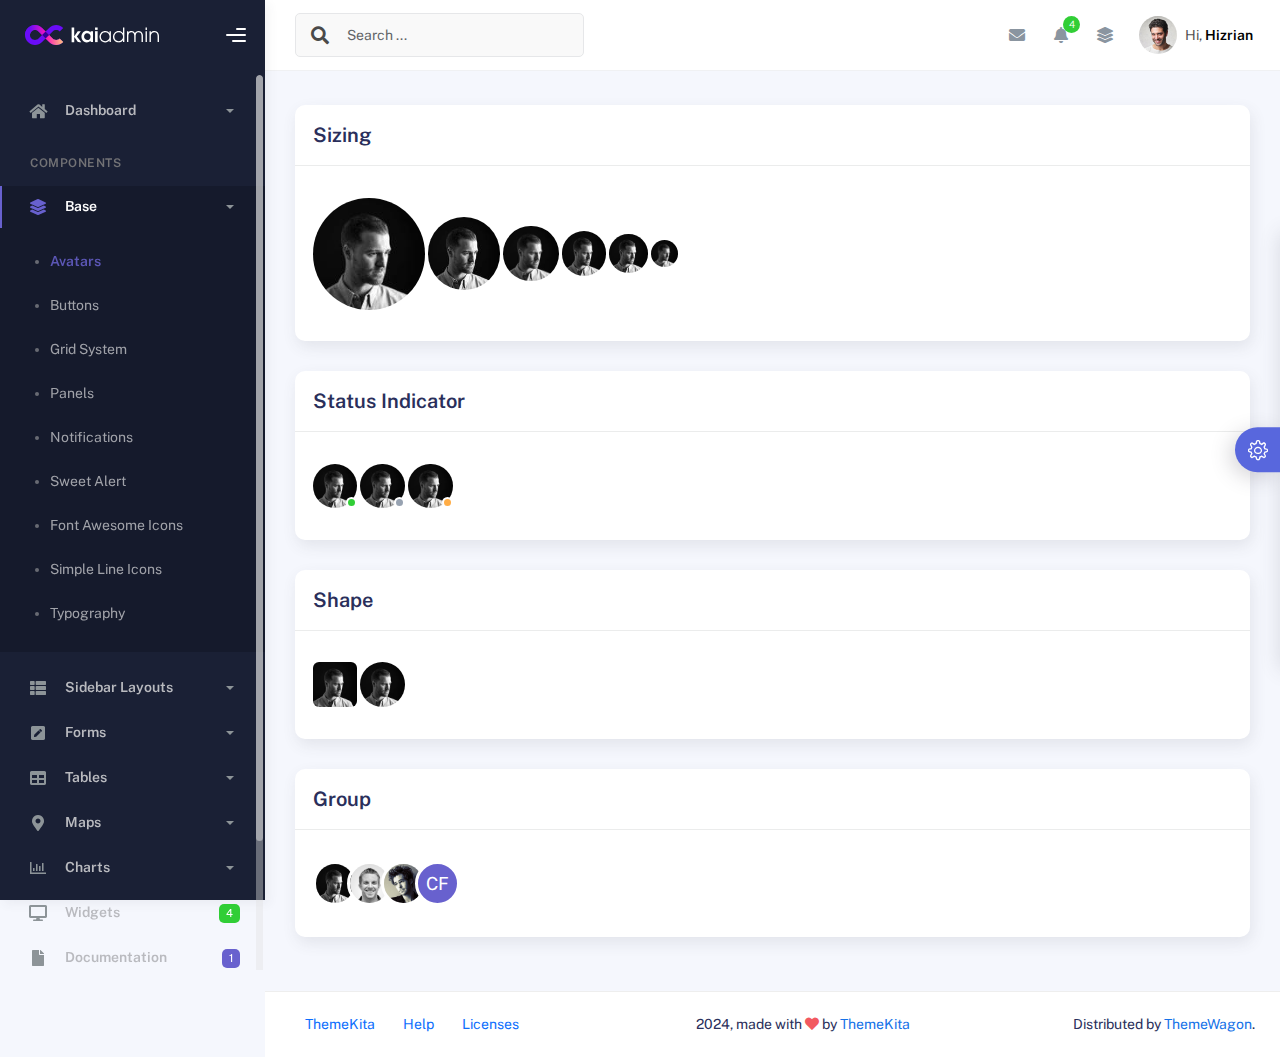
<file: components/avatars.html>
<!DOCTYPE html>
<html lang="en">
<head>
	<meta http-equiv="X-UA-Compatible" content="IE=edge" />
	<title>Avatars - Kaiadmin Bootstrap 5 Admin Dashboard</title>
	<meta content='width=device-width, initial-scale=1.0, shrink-to-fit=no' name='viewport' />
	<link rel="icon" href="../assets/img/kaiadmin/favicon.ico" type="image/x-icon"/>

	<!-- Fonts and icons -->
	<script src="../assets/js/plugin/webfont/webfont.min.js"></script>
	<script>
		WebFont.load({
			google: {"families":["Public Sans:300,400,500,600,700"]},
			custom: {"families":["Font Awesome 5 Solid", "Font Awesome 5 Regular", "Font Awesome 5 Brands", "simple-line-icons"], urls: ['../assets/css/fonts.min.css']},
			active: function() {
				sessionStorage.fonts = true;
			}
		});
	</script>

	<!-- CSS Files -->
	<link rel="stylesheet" href="../assets/css/bootstrap.min.css">
	<link rel="stylesheet" href="../assets/css/plugins.min.css">
	<link rel="stylesheet" href="../assets/css/kaiadmin.min.css">

	<!-- CSS Just for demo purpose, don't include it in your project -->
	<link rel="stylesheet" href="../assets/css/demo.css">
</head>
<body>
	<div class="wrapper">
		<!-- Sidebar -->
		<div class="sidebar" data-background-color="dark">
			<div class="sidebar-logo">
				<!-- Logo Header -->
				<div class="logo-header" data-background-color="dark">

					<a href="../index.html" class="logo">
						<img src="../assets/img/kaiadmin/logo_light.svg" alt="navbar brand" class="navbar-brand" height="20">
					</a>
					<div class="nav-toggle">
						<button class="btn btn-toggle toggle-sidebar">
							<i class="gg-menu-right"></i>
						</button>
						<button class="btn btn-toggle sidenav-toggler">
							<i class="gg-menu-left"></i>
						</button>
					</div>
					<button class="topbar-toggler more">
						<i class="gg-more-vertical-alt"></i>
					</button>
				</div>
				<!-- End Logo Header -->	
			</div>	
			<div class="sidebar-wrapper scrollbar scrollbar-inner">
				<div class="sidebar-content">
					<ul class="nav nav-secondary">
						<li class="nav-item">
							<a data-bs-toggle="collapse" href="#dashboard" class="collapsed" aria-expanded="false">
								<i class="fas fa-home"></i>
								<p>Dashboard</p>
								<span class="caret"></span>
							</a>
							<div class="collapse" id="dashboard">
								<ul class="nav nav-collapse">
									<li>
										<a href="../../demo1/index.html">
											<span class="sub-item">Dashboard 1</span>
										</a>
									</li>
								</ul>
							</div>
						</li>
						<li class="nav-section">
							<span class="sidebar-mini-icon">
								<i class="fa fa-ellipsis-h"></i>
							</span>
							<h4 class="text-section">Components</h4>
						</li>
						<li class="nav-item active submenu">
							<a data-bs-toggle="collapse" href="#base">
								<i class="fas fa-layer-group"></i>
								<p>Base</p>
								<span class="caret"></span>
							</a>
							<div class="collapse show" id="base">
								<ul class="nav nav-collapse">
									<li class="active">
										<a href="../components/avatars.html">
											<span class="sub-item">Avatars</span>
										</a>
									</li>
									<li>
										<a href="../components/buttons.html">
											<span class="sub-item">Buttons</span>
										</a>
									</li>
									<li>
										<a href="../components/gridsystem.html">
											<span class="sub-item">Grid System</span>
										</a>
									</li>
									<li>
										<a href="../components/panels.html">
											<span class="sub-item">Panels</span>
										</a>
									</li>
									<li>
										<a href="../components/notifications.html">
											<span class="sub-item">Notifications</span>
										</a>
									</li>
									<li>
										<a href="../components/sweetalert.html">
											<span class="sub-item">Sweet Alert</span>
										</a>
									</li>
									<li>
										<a href="../components/font-awesome-icons.html">
											<span class="sub-item">Font Awesome Icons</span>
										</a>
									</li>
									<li>
										<a href="../components/simple-line-icons.html">
											<span class="sub-item">Simple Line Icons</span>
										</a>
									</li>
									<li>
										<a href="../components/typography.html">
											<span class="sub-item">Typography</span>
										</a>
									</li>
								</ul>
							</div>
						</li>
						<li class="nav-item">
							<a data-bs-toggle="collapse" href="#sidebarLayouts">
								<i class="fas fa-th-list"></i>
								<p>Sidebar Layouts</p>
								<span class="caret"></span>
							</a>
							<div class="collapse" id="sidebarLayouts">
								<ul class="nav nav-collapse">
									<li>
										<a href="../sidebar-style-2.html">
											<span class="sub-item">Sidebar Style 2</span>
										</a>
									</li>
									<li>
										<a href="../icon-menu.html">
											<span class="sub-item">Icon Menu</span>
										</a>
									</li>
								</ul>
							</div>
						</li>
						<li class="nav-item">
							<a data-bs-toggle="collapse" href="#forms">
								<i class="fas fa-pen-square"></i>
								<p>Forms</p>
								<span class="caret"></span>
							</a>
							<div class="collapse" id="forms">
								<ul class="nav nav-collapse">
									<li>
										<a href="../forms/forms.html">
											<span class="sub-item">Basic Form</span>
										</a>
									</li>
								</ul>
							</div>
						</li>
						<li class="nav-item">
							<a data-bs-toggle="collapse" href="#tables">
								<i class="fas fa-table"></i>
								<p>Tables</p>
								<span class="caret"></span>
							</a>
							<div class="collapse" id="tables">
								<ul class="nav nav-collapse">
									<li>
										<a href="../tables/tables.html">
											<span class="sub-item">Basic Table</span>
										</a>
									</li>
									<li>
										<a href="../tables/datatables.html">
											<span class="sub-item">Datatables</span>
										</a>
									</li>
								</ul>
							</div>
						</li>
						<li class="nav-item">
							<a data-bs-toggle="collapse" href="#maps">
								<i class="fas fa-map-marker-alt"></i>
								<p>Maps</p>
								<span class="caret"></span>
							</a>
							<div class="collapse" id="maps">
								<ul class="nav nav-collapse">
									<li>
										<a href="../maps/googlemaps.html">
											<span class="sub-item">Google Maps</span>
										</a>
									</li>
									<li>
										<a href="../maps/jsvectormap.html">
											<span class="sub-item">Jsvectormap</span>
										</a>
									</li>
								</ul>
							</div>
						</li>
						<li class="nav-item">
							<a data-bs-toggle="collapse" href="#charts">
								<i class="far fa-chart-bar"></i>
								<p>Charts</p>
								<span class="caret"></span>
							</a>
							<div class="collapse" id="charts">
								<ul class="nav nav-collapse">
									<li>
										<a href="../charts/charts.html">
											<span class="sub-item">Chart Js</span>
										</a>
									</li>
									<li>
										<a href="../charts/sparkline.html">
											<span class="sub-item">Sparkline</span>
										</a>
									</li>
								</ul>
							</div>
						</li>
						<li class="nav-item">
							<a href="../widgets.html">
								<i class="fas fa-desktop"></i>
								<p>Widgets</p>
								<span class="badge badge-success">4</span>
							</a>
						</li>
						<li class="nav-item">
							<a href="../../../documentation/index.html">
							  <i class="fas fa-file"></i>
							  <p>Documentation</p>
							  <span class="badge badge-secondary">1</span>
							</a>
						</li>
						<li class="nav-item">
							<a data-bs-toggle="collapse" href="#submenu">
								<i class="fas fa-bars"></i>
								<p>Menu Levels</p>
								<span class="caret"></span>
							</a>
							<div class="collapse" id="submenu">
								<ul class="nav nav-collapse">
									<li>
										<a data-bs-toggle="collapse" href="#subnav1">
											<span class="sub-item">Level 1</span>
											<span class="caret"></span>
										</a>
										<div class="collapse" id="subnav1">
											<ul class="nav nav-collapse subnav">
												<li>
													<a href="#">
														<span class="sub-item">Level 2</span>
													</a>
												</li>
												<li>
													<a href="#">
														<span class="sub-item">Level 2</span>
													</a>
												</li>
											</ul>
										</div>
									</li>
									<li>
										<a data-bs-toggle="collapse" href="#subnav2">
											<span class="sub-item">Level 1</span>
											<span class="caret"></span>
										</a>
										<div class="collapse" id="subnav2">
											<ul class="nav nav-collapse subnav">
												<li>
													<a href="#">
														<span class="sub-item">Level 2</span>
													</a>
												</li>
											</ul>
										</div>
									</li>
									<li>
										<a href="#">
											<span class="sub-item">Level 1</span>
										</a>
									</li>
								</ul>
							</div>
						</li>
					</ul>
				</div>
			</div>
		</div>
		<!-- End Sidebar -->

		<div class="main-panel">
			<div class="main-header">
				<div class="main-header-logo">
					<!-- Logo Header -->
					<div class="logo-header" data-background-color="dark">

						<a href="../index.html" class="logo">
							<img src="../assets/img/kaiadmin/logo_light.svg" alt="navbar brand" class="navbar-brand" height="20">
						</a>
						<div class="nav-toggle">
							<button class="btn btn-toggle toggle-sidebar">
								<i class="gg-menu-right"></i>
							</button>
							<button class="btn btn-toggle sidenav-toggler">
								<i class="gg-menu-left"></i>
							</button>
						</div>
						<button class="topbar-toggler more">
							<i class="gg-more-vertical-alt"></i>
						</button>

					</div>
					<!-- End Logo Header -->
				</div>
				<!-- Navbar Header -->
				<nav class="navbar navbar-header navbar-header-transparent navbar-expand-lg border-bottom">

					<div class="container-fluid">
						<nav class="navbar navbar-header-left navbar-expand-lg navbar-form nav-search p-0 d-none d-lg-flex">
							<div class="input-group">
								<div class="input-group-prepend">
									<button type="submit" class="btn btn-search pe-1">
										<i class="fa fa-search search-icon"></i>
									</button>
								</div>
								<input type="text" placeholder="Search ..." class="form-control">
							</div>
						</nav>

						<ul class="navbar-nav topbar-nav ms-md-auto align-items-center">
							<li class="nav-item topbar-icon dropdown hidden-caret d-flex d-lg-none">
								<a class="nav-link dropdown-toggle" data-bs-toggle="dropdown" href="#" role="button" aria-expanded="false" aria-haspopup="true">
									<i class="fa fa-search"></i>
								</a>
								<ul class="dropdown-menu dropdown-search animated fadeIn">
									<form class="navbar-left navbar-form nav-search">
										<div class="input-group">
											<input type="text" placeholder="Search ..." class="form-control">
										</div>
									</form>
								</ul>
							</li>
							<li class="nav-item topbar-icon dropdown hidden-caret">
								<a class="nav-link dropdown-toggle" href="#" id="messageDropdown" role="button" data-bs-toggle="dropdown" aria-haspopup="true" aria-expanded="false">
									<i class="fa fa-envelope"></i>
								</a>
								<ul class="dropdown-menu messages-notif-box animated fadeIn" aria-labelledby="messageDropdown">
									<li>
										<div class="dropdown-title d-flex justify-content-between align-items-center">
											Messages 									
											<a href="#" class="small">Mark all as read</a>
										</div>
									</li>
									<li>
										<div class="message-notif-scroll scrollbar-outer">
											<div class="notif-center">
												<a href="#">
													<div class="notif-img"> 
														<img src="../assets/img/jm_denis.jpg" alt="Img Profile">
													</div>
													<div class="notif-content">
														<span class="subject">Jimmy Denis</span>
														<span class="block">
															How are you ?
														</span>
														<span class="time">5 minutes ago</span> 
													</div>
												</a>
												<a href="#">
													<div class="notif-img"> 
														<img src="../assets/img/chadengle.jpg" alt="Img Profile">
													</div>
													<div class="notif-content">
														<span class="subject">Chad</span>
														<span class="block">
															Ok, Thanks !
														</span>
														<span class="time">12 minutes ago</span> 
													</div>
												</a>
												<a href="#">
													<div class="notif-img"> 
														<img src="../assets/img/mlane.jpg" alt="Img Profile">
													</div>
													<div class="notif-content">
														<span class="subject">Jhon Doe</span>
														<span class="block">
															Ready for the meeting today...
														</span>
														<span class="time">12 minutes ago</span> 
													</div>
												</a>
												<a href="#">
													<div class="notif-img"> 
														<img src="../assets/img/talha.jpg" alt="Img Profile">
													</div>
													<div class="notif-content">
														<span class="subject">Talha</span>
														<span class="block">
															Hi, Apa Kabar ?
														</span>
														<span class="time">17 minutes ago</span> 
													</div>
												</a>
											</div>
										</div>
									</li>
									<li>
										<a class="see-all" href="javascript:void(0);">See all messages<i class="fa fa-angle-right"></i> </a>
									</li>
								</ul>
							</li>
							<li class="nav-item topbar-icon dropdown hidden-caret">
								<a class="nav-link dropdown-toggle" href="#" id="notifDropdown" role="button" data-bs-toggle="dropdown" aria-haspopup="true" aria-expanded="false">
									<i class="fa fa-bell"></i>
									<span class="notification">4</span>
								</a>
								<ul class="dropdown-menu notif-box animated fadeIn" aria-labelledby="notifDropdown">
									<li>
										<div class="dropdown-title">You have 4 new notification</div>
									</li>
									<li>
										<div class="notif-scroll scrollbar-outer">
											<div class="notif-center">
												<a href="#">
													<div class="notif-icon notif-primary"> <i class="fa fa-user-plus"></i> </div>
													<div class="notif-content">
														<span class="block">
															New user registered
														</span>
														<span class="time">5 minutes ago</span> 
													</div>
												</a>
												<a href="#">
													<div class="notif-icon notif-success"> <i class="fa fa-comment"></i> </div>
													<div class="notif-content">
														<span class="block">
															Rahmad commented on Admin
														</span>
														<span class="time">12 minutes ago</span> 
													</div>
												</a>
												<a href="#">
													<div class="notif-img"> 
														<img src="../assets/img/profile2.jpg" alt="Img Profile">
													</div>
													<div class="notif-content">
														<span class="block">
															Reza send messages to you
														</span>
														<span class="time">12 minutes ago</span> 
													</div>
												</a>
												<a href="#">
													<div class="notif-icon notif-danger"> <i class="fa fa-heart"></i> </div>
													<div class="notif-content">
														<span class="block">
															Farrah liked Admin
														</span>
														<span class="time">17 minutes ago</span> 
													</div>
												</a>
											</div>
										</div>
									</li>
									<li>
										<a class="see-all" href="javascript:void(0);">See all notifications<i class="fa fa-angle-right"></i> </a>
									</li>
								</ul>
							</li>
							<li class="nav-item topbar-icon dropdown hidden-caret">
								<a class="nav-link" data-bs-toggle="dropdown" href="#" aria-expanded="false">
									<i class="fas fa-layer-group"></i>
								</a>
								<div class="dropdown-menu quick-actions animated fadeIn">
									<div class="quick-actions-header">
										<span class="title mb-1">Quick Actions</span>
										<span class="subtitle op-7">Shortcuts</span>
									</div>
									<div class="quick-actions-scroll scrollbar-outer">
										<div class="quick-actions-items">
											<div class="row m-0">
												<a class="col-6 col-md-4 p-0" href="#">
													<div class="quick-actions-item">
														<div class="avatar-item bg-danger rounded-circle">
															<i class="far fa-calendar-alt"></i>
														</div>
														<span class="text">Calendar</span>
													</div>
												</a>
												<a class="col-6 col-md-4 p-0" href="#">
													<div class="quick-actions-item">
														<div class="avatar-item bg-warning rounded-circle">
															<i class="fas fa-map"></i>
														</div>
														<span class="text">Maps</span>
													</div>
												</a>
												<a class="col-6 col-md-4 p-0" href="#">
													<div class="quick-actions-item">
														<div class="avatar-item bg-info rounded-circle">
															<i class="fas fa-file-excel"></i>
														</div>
														<span class="text">Reports</span>
													</div>
												</a>
												<a class="col-6 col-md-4 p-0" href="#">
													<div class="quick-actions-item">
														<div class="avatar-item bg-success rounded-circle">
															<i class="fas fa-envelope"></i>
														</div>
														<span class="text">Emails</span>
													</div>
												</a>
												<a class="col-6 col-md-4 p-0" href="#">
													<div class="quick-actions-item">
														<div class="avatar-item bg-primary rounded-circle">
															<i class="fas fa-file-invoice-dollar"></i>
														</div>
														<span class="text">Invoice</span>
													</div>
												</a>
												<a class="col-6 col-md-4 p-0" href="#">
													<div class="quick-actions-item">
														<div class="avatar-item bg-secondary rounded-circle">
															<i class="fas fa-credit-card"></i>
														</div>
														<span class="text">Payments</span>
													</div>
												</a>
											</div>
										</div>
									</div>
								</div>
							</li>
							
							<li class="nav-item topbar-user dropdown hidden-caret">
								<a class="dropdown-toggle profile-pic" data-bs-toggle="dropdown" href="#" aria-expanded="false">
									<div class="avatar-sm">
										<img src="../assets/img/profile.jpg" alt="..." class="avatar-img rounded-circle">
									</div>
									<span class="profile-username">
										<span class="op-7">Hi,</span> <span class="fw-bold">Hizrian</span>
									</span>
								</a>
								<ul class="dropdown-menu dropdown-user animated fadeIn">
									<div class="dropdown-user-scroll scrollbar-outer">
										<li>
											<div class="user-box">
												<div class="avatar-lg"><img src="../assets/img/profile.jpg" alt="image profile" class="avatar-img rounded"></div>
												<div class="u-text">
													<h4>Hizrian</h4>
													<p class="text-muted">hello@example.com</p><a href="profile.html" class="btn btn-xs btn-secondary btn-sm">View Profile</a>
												</div>
											</div>
										</li>
										<li>
											<div class="dropdown-divider"></div>
											<a class="dropdown-item" href="#">My Profile</a>
											<a class="dropdown-item" href="#">My Balance</a>
											<a class="dropdown-item" href="#">Inbox</a>
											<div class="dropdown-divider"></div>
											<a class="dropdown-item" href="#">Account Setting</a>
											<div class="dropdown-divider"></div>
											<a class="dropdown-item" href="#">Logout</a>
										</li>
									</div>
								</ul>
							</li>
						</ul>
					</div>
				</nav>
				<!-- End Navbar -->
			</div>
			
			<div class="container">
				<div class="page-inner">
					<div class="page-header">
						<h3 class="fw-bold mb-3">Avatars</h3>
						<ul class="breadcrumbs mb-3">
							<li class="nav-home">
								<a href="#">
									<i class="icon-home"></i>
								</a>
							</li>
							<li class="separator">
								<i class="icon-arrow-right"></i>
							</li>
							<li class="nav-item">
								<a href="#">Base</a>
							</li>
							<li class="separator">
								<i class="icon-arrow-right"></i>
							</li>
							<li class="nav-item">
								<a href="#">Avatars</a>
							</li>
						</ul>
					</div>
					<div class="row">
						<div class="col-md-12">
							<div class="card">
								<div class="card-header">
									<h4 class="card-title">Sizing</h4>

								</div>
								<div class="card-body">
									<p class="demo">
										<div class="avatar avatar-xxl">
											<img src="../assets/img/jm_denis.jpg" alt="..." class="avatar-img rounded-circle">
										</div>

										<div class="avatar avatar-xl">
											<img src="../assets/img/jm_denis.jpg" alt="..." class="avatar-img rounded-circle">
										</div>

										<div class="avatar avatar-lg">
											<img src="../assets/img/jm_denis.jpg" alt="..." class="avatar-img rounded-circle">
										</div>

										<div class="avatar">
											<img src="../assets/img/jm_denis.jpg" alt="..." class="avatar-img rounded-circle">
										</div>

										<div class="avatar avatar-sm">
											<img src="../assets/img/jm_denis.jpg" alt="..." class="avatar-img rounded-circle">
										</div>

										<div class="avatar avatar-xs">
											<img src="../assets/img/jm_denis.jpg" alt="..." class="avatar-img rounded-circle">
										</div>
									</p>
								</div>
							</div>
						</div>
						<div class="col-md-12">
							<div class="card">
								<div class="card-header">
									<h4 class="card-title">Status Indicator</h4>

								</div>
								<div class="card-body">
									<p class="demo">
										<div class="avatar avatar-online">
											<img src="../assets/img/jm_denis.jpg" alt="..." class="avatar-img rounded-circle">
										</div>

										<div class="avatar avatar-offline">
											<img src="../assets/img/jm_denis.jpg" alt="..." class="avatar-img rounded-circle">
										</div>

										<div class="avatar avatar-away">
											<img src="../assets/img/jm_denis.jpg" alt="..." class="avatar-img rounded-circle">
										</div>
									</p>
								</div>
							</div>
						</div>
						<div class="col-md-12">
							<div class="card">
								<div class="card-header">
									<h4 class="card-title">Shape</h4>

								</div>
								<div class="card-body">
									<p class="demo">
										<div class="avatar">
											<img src="../assets/img/jm_denis.jpg" alt="..." class="avatar-img rounded">
										</div>

										<div class="avatar">
											<img src="../assets/img/jm_denis.jpg" alt="..." class="avatar-img rounded-circle">
										</div>
									</p>
								</div>
							</div>
						</div>
						<div class="col-md-12">
							<div class="card">
								<div class="card-header">
									<h4 class="card-title">Group</h4>

								</div>
								<div class="card-body">
									<p class="demo">
										<div class="avatar-group">
											<div class="avatar">
												<img src="../assets/img/jm_denis.jpg" alt="..." class="avatar-img rounded-circle border border-white">
											</div>
											<div class="avatar">
												<img src="../assets/img/chadengle.jpg" alt="..." class="avatar-img rounded-circle border border-white">
											</div>
											<div class="avatar">
												<img src="../assets/img/mlane.jpg" alt="..." class="avatar-img rounded-circle border border-white">
											</div>
											<div class="avatar">
												<span class="avatar-title rounded-circle border border-white">CF</span>
											</div>
										</div>
									</p>
								</div>
							</div>
						</div>
					</div>
				</div>
			</div>
			
			<footer class="footer">
				<div class="container-fluid d-flex justify-content-between">
					<nav class="pull-left">
						<ul class="nav">
							<li class="nav-item">
								<a class="nav-link" href="http://www.themekita.com">
									ThemeKita
								</a>
							</li>
							<li class="nav-item">
								<a class="nav-link" href="#"> Help </a>
							</li>
							<li class="nav-item">
								<a class="nav-link" href="#"> Licenses </a>
							</li>
						</ul>
					</nav>
					<div class="copyright">
						2024, made with <i class="fa fa-heart heart text-danger"></i> by
						<a href="http://www.themekita.com">ThemeKita</a>
					</div>
					<div>
						Distributed by
						<a target="_blank" href="https://themewagon.com/">ThemeWagon</a>.
					</div>
				</div>
			</footer>
		</div>
		
		<!-- Custom template | don't include it in your project! -->
		<div class="custom-template">
			<div class="title">Settings</div>
			<div class="custom-content">
				<div class="switcher">
					<div class="switch-block">
						<h4>Logo Header</h4>
						<div class="btnSwitch">
							<button type="button" class=" selected changeLogoHeaderColor" data-color="dark"></button>
							<button type="button" class="selected changeLogoHeaderColor" data-color="blue"></button>
							<button type="button" class="changeLogoHeaderColor" data-color="purple"></button>
							<button type="button" class="changeLogoHeaderColor" data-color="light-blue"></button>
							<button type="button" class="changeLogoHeaderColor" data-color="green"></button>
							<button type="button" class="changeLogoHeaderColor" data-color="orange"></button>
							<button type="button" class="changeLogoHeaderColor" data-color="red"></button>
							<button type="button" class="changeLogoHeaderColor" data-color="white"></button>
							<br/>
							<button type="button" class="changeLogoHeaderColor" data-color="dark2"></button>
							<button type="button" class="changeLogoHeaderColor" data-color="blue2"></button>
							<button type="button" class="changeLogoHeaderColor" data-color="purple2"></button>
							<button type="button" class="changeLogoHeaderColor" data-color="light-blue2"></button>
							<button type="button" class="changeLogoHeaderColor" data-color="green2"></button>
							<button type="button" class="changeLogoHeaderColor" data-color="orange2"></button>
							<button type="button" class="changeLogoHeaderColor" data-color="red2"></button>
						</div>
					</div>
					<div class="switch-block">
						<h4>Navbar Header</h4>
						<div class="btnSwitch">
							<button type="button" class="changeTopBarColor" data-color="dark"></button>
							<button type="button" class="changeTopBarColor" data-color="blue"></button>
							<button type="button" class="changeTopBarColor" data-color="purple"></button>
							<button type="button" class="changeTopBarColor" data-color="light-blue"></button>
							<button type="button" class="changeTopBarColor" data-color="green"></button>
							<button type="button" class="changeTopBarColor" data-color="orange"></button>
							<button type="button" class="changeTopBarColor" data-color="red"></button>
							<button type="button" class="changeTopBarColor" data-color="white"></button>
							<br/>
							<button type="button" class="changeTopBarColor" data-color="dark2"></button>
							<button type="button" class="selected changeTopBarColor" data-color="blue2"></button>
							<button type="button" class="changeTopBarColor" data-color="purple2"></button>
							<button type="button" class="changeTopBarColor" data-color="light-blue2"></button>
							<button type="button" class="changeTopBarColor" data-color="green2"></button>
							<button type="button" class="changeTopBarColor" data-color="orange2"></button>
							<button type="button" class="changeTopBarColor" data-color="red2"></button>
						</div>
					</div>
					<div class="switch-block">
						<h4>Sidebar</h4>
						<div class="btnSwitch">
							<button type="button" class="selected changeSideBarColor" data-color="white"></button>
							<button type="button" class="changeSideBarColor" data-color="dark"></button>
							<button type="button" class="changeSideBarColor" data-color="dark2"></button>
						</div>
					</div>
				</div>
			</div>
			<div class="custom-toggle">
				<i class="icon-settings"></i>
			</div>
		</div>
		<!-- End Custom template -->
	</div>
	<!--   Core JS Files   -->
	<script src="../assets/js/core/jquery-3.7.1.min.js"></script>
	<script src="../assets/js/core/popper.min.js"></script>
	<script src="../assets/js/core/bootstrap.min.js"></script>
	
	<!-- jQuery Scrollbar -->
	<script src="../assets/js/plugin/jquery-scrollbar/jquery.scrollbar.min.js"></script>
	<!-- Moment JS -->
	<script src="../assets/js/plugin/moment/moment.min.js"></script>

	<!-- Chart JS -->
	<script src="../assets/js/plugin/chart.js/chart.min.js"></script>

	<!-- jQuery Sparkline -->
	<script src="../assets/js/plugin/jquery.sparkline/jquery.sparkline.min.js"></script>

	<!-- Chart Circle -->
	<script src="../assets/js/plugin/chart-circle/circles.min.js"></script>

	<!-- Datatables -->
	<script src="../assets/js/plugin/datatables/datatables.min.js"></script>

	<!-- Bootstrap Notify -->
	<script src="../assets/js/plugin/bootstrap-notify/bootstrap-notify.min.js"></script>

	<!-- jQuery Vector Maps -->
	<script src="../assets/js/plugin/jsvectormap/jsvectormap.min.js"></script>
	<script src="../assets/js/plugin/jsvectormap/world.js"></script>

	<!-- Sweet Alert -->
	<script src="../assets/js/plugin/sweetalert/sweetalert.min.js"></script>

	<!-- Kaiadmin JS -->
	<script src="../assets/js/kaiadmin.min.js"></script>

	<!-- Kaiadmin DEMO methods, don't include it in your project! -->
	<script src="../assets/js/setting-demo2.js"></script>
</body>
</html>
</file>
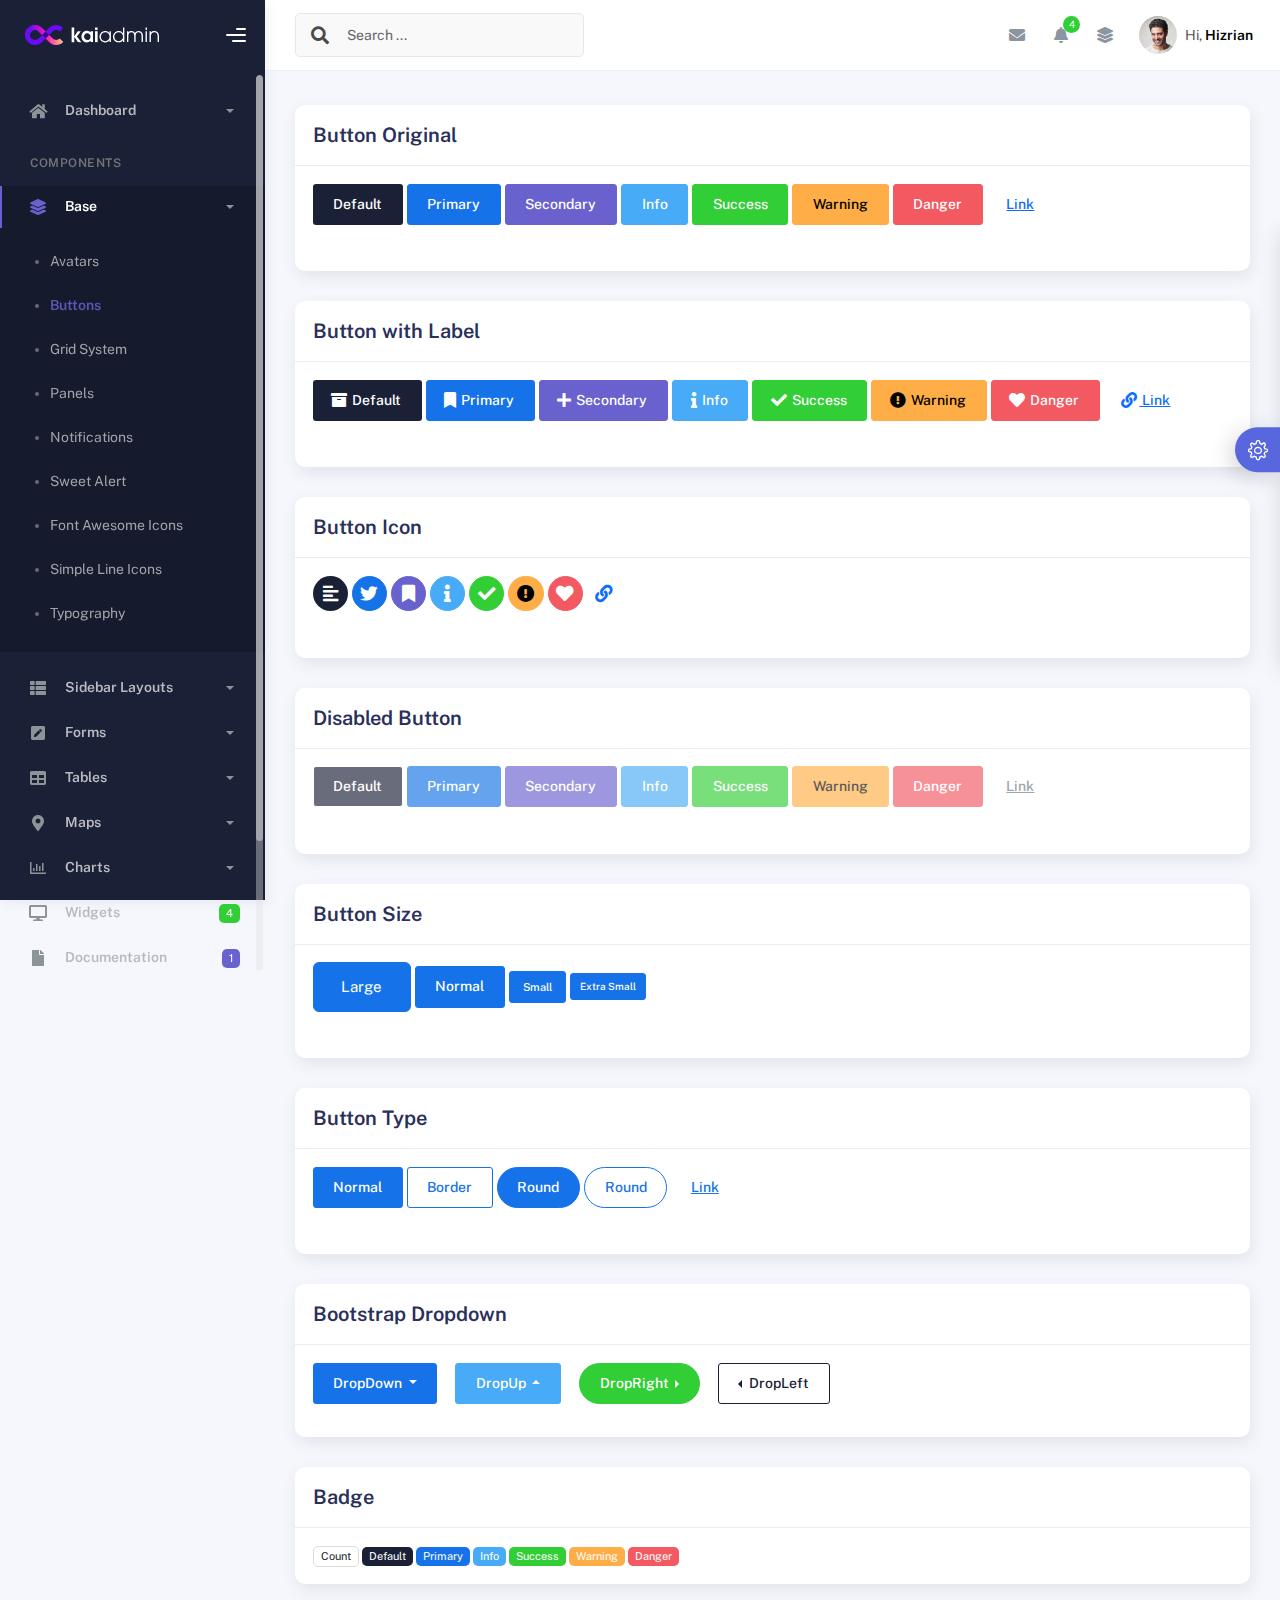
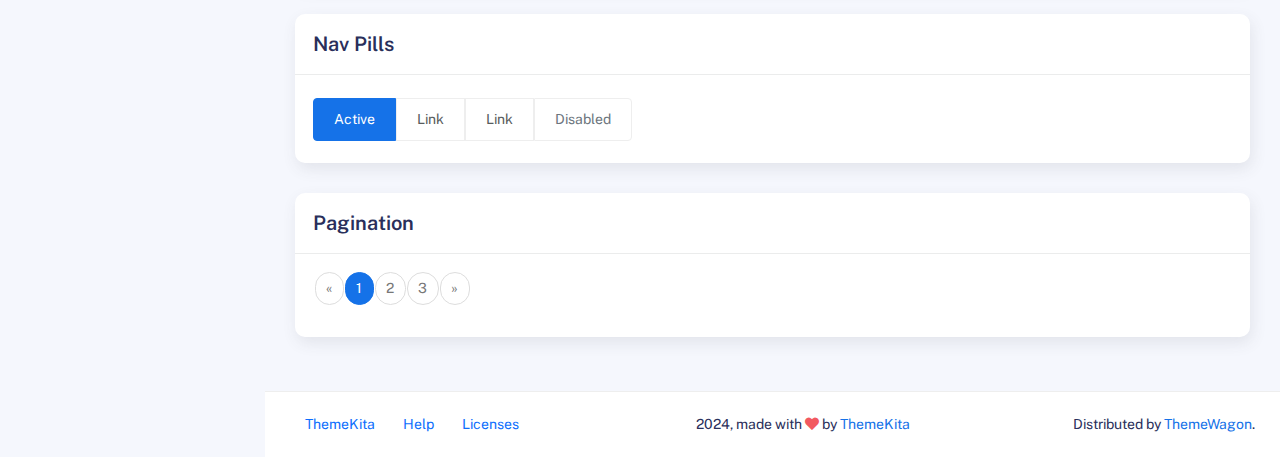
<file: components/buttons.html>
<!DOCTYPE html>
<html lang="en">
  <head>
    <meta http-equiv="X-UA-Compatible" content="IE=edge" />
    <title>Buttons - Kaiadmin Bootstrap 5 Admin Dashboard</title>
    <meta
      content="width=device-width, initial-scale=1.0, shrink-to-fit=no"
      name="viewport"
    />
    <link
      rel="icon"
      href="../assets/img/kaiadmin/favicon.ico"
      type="image/x-icon"
    />

    <!-- Fonts and icons -->
    <script src="../assets/js/plugin/webfont/webfont.min.js"></script>
    <script>
      WebFont.load({
        google: { families: ["Public Sans:300,400,500,600,700"] },
        custom: {
          families: [
            "Font Awesome 5 Solid",
            "Font Awesome 5 Regular",
            "Font Awesome 5 Brands",
            "simple-line-icons",
          ],
          urls: ["../assets/css/fonts.min.css"],
        },
        active: function () {
          sessionStorage.fonts = true;
        },
      });
    </script>

    <!-- CSS Files -->
    <link rel="stylesheet" href="../assets/css/bootstrap.min.css" />
    <link rel="stylesheet" href="../assets/css/plugins.min.css" />
    <link rel="stylesheet" href="../assets/css/kaiadmin.min.css" />

    <!-- CSS Just for demo purpose, don't include it in your project -->
    <link rel="stylesheet" href="../assets/css/demo.css" />
  </head>
  <body>
    <div class="wrapper">
      <!-- Sidebar -->
      <div class="sidebar" data-background-color="dark">
        <div class="sidebar-logo">
          <!-- Logo Header -->
          <div class="logo-header" data-background-color="dark">
            <a href="../index.html" class="logo">
              <img
                src="../assets/img/kaiadmin/logo_light.svg"
                alt="navbar brand"
                class="navbar-brand"
                height="20"
              />
            </a>
            <div class="nav-toggle">
              <button class="btn btn-toggle toggle-sidebar">
                <i class="gg-menu-right"></i>
              </button>
              <button class="btn btn-toggle sidenav-toggler">
                <i class="gg-menu-left"></i>
              </button>
            </div>
            <button class="topbar-toggler more">
              <i class="gg-more-vertical-alt"></i>
            </button>
          </div>
          <!-- End Logo Header -->
        </div>
        <div class="sidebar-wrapper scrollbar scrollbar-inner">
          <div class="sidebar-content">
            <ul class="nav nav-secondary">
              <li class="nav-item">
                <a
                  data-bs-toggle="collapse"
                  href="#dashboard"
                  class="collapsed"
                  aria-expanded="false"
                >
                  <i class="fas fa-home"></i>
                  <p>Dashboard</p>
                  <span class="caret"></span>
                </a>
                <div class="collapse" id="dashboard">
                  <ul class="nav nav-collapse">
                    <li>
                      <a href="../../demo1/index.html">
                        <span class="sub-item">Dashboard 1</span>
                      </a>
                    </li>
                  </ul>
                </div>
              </li>
              <li class="nav-section">
                <span class="sidebar-mini-icon">
                  <i class="fa fa-ellipsis-h"></i>
                </span>
                <h4 class="text-section">Components</h4>
              </li>
              <li class="nav-item active submenu">
                <a data-bs-toggle="collapse" href="#base">
                  <i class="fas fa-layer-group"></i>
                  <p>Base</p>
                  <span class="caret"></span>
                </a>
                <div class="collapse show" id="base">
                  <ul class="nav nav-collapse">
                    <li>
                      <a href="../components/avatars.html">
                        <span class="sub-item">Avatars</span>
                      </a>
                    </li>
                    <li class="active">
                      <a href="../components/buttons.html">
                        <span class="sub-item">Buttons</span>
                      </a>
                    </li>
                    <li>
                      <a href="../components/gridsystem.html">
                        <span class="sub-item">Grid System</span>
                      </a>
                    </li>
                    <li>
                      <a href="../components/panels.html">
                        <span class="sub-item">Panels</span>
                      </a>
                    </li>
                    <li>
                      <a href="../components/notifications.html">
                        <span class="sub-item">Notifications</span>
                      </a>
                    </li>
                    <li>
                      <a href="../components/sweetalert.html">
                        <span class="sub-item">Sweet Alert</span>
                      </a>
                    </li>
                    <li>
                      <a href="../components/font-awesome-icons.html">
                        <span class="sub-item">Font Awesome Icons</span>
                      </a>
                    </li>
                    <li>
                      <a href="../components/simple-line-icons.html">
                        <span class="sub-item">Simple Line Icons</span>
                      </a>
                    </li>
                    <li>
                      <a href="../components/typography.html">
                        <span class="sub-item">Typography</span>
                      </a>
                    </li>
                  </ul>
                </div>
              </li>
              <li class="nav-item">
                <a data-bs-toggle="collapse" href="#sidebarLayouts">
                  <i class="fas fa-th-list"></i>
                  <p>Sidebar Layouts</p>
                  <span class="caret"></span>
                </a>
                <div class="collapse" id="sidebarLayouts">
                  <ul class="nav nav-collapse">
                    <li>
                      <a href="../sidebar-style-2.html">
                        <span class="sub-item">Sidebar Style 2</span>
                      </a>
                    </li>
                    <li>
                      <a href="../icon-menu.html">
                        <span class="sub-item">Icon Menu</span>
                      </a>
                    </li>
                  </ul>
                </div>
              </li>
              <li class="nav-item">
                <a data-bs-toggle="collapse" href="#forms">
                  <i class="fas fa-pen-square"></i>
                  <p>Forms</p>
                  <span class="caret"></span>
                </a>
                <div class="collapse" id="forms">
                  <ul class="nav nav-collapse">
                    <li>
                      <a href="../forms/forms.html">
                        <span class="sub-item">Basic Form</span>
                      </a>
                    </li>
                  </ul>
                </div>
              </li>
              <li class="nav-item">
                <a data-bs-toggle="collapse" href="#tables">
                  <i class="fas fa-table"></i>
                  <p>Tables</p>
                  <span class="caret"></span>
                </a>
                <div class="collapse" id="tables">
                  <ul class="nav nav-collapse">
                    <li>
                      <a href="../tables/tables.html">
                        <span class="sub-item">Basic Table</span>
                      </a>
                    </li>
                    <li>
                      <a href="../tables/datatables.html">
                        <span class="sub-item">Datatables</span>
                      </a>
                    </li>
                  </ul>
                </div>
              </li>
              <li class="nav-item">
                <a data-bs-toggle="collapse" href="#maps">
                  <i class="fas fa-map-marker-alt"></i>
                  <p>Maps</p>
                  <span class="caret"></span>
                </a>
                <div class="collapse" id="maps">
                  <ul class="nav nav-collapse">
                    <li>
                      <a href="../maps/googlemaps.html">
                        <span class="sub-item">Google Maps</span>
                      </a>
                    </li>
                    <li>
                      <a href="../maps/jsvectormap.html">
                        <span class="sub-item">Jsvectormap</span>
                      </a>
                    </li>
                  </ul>
                </div>
              </li>
              <li class="nav-item">
                <a data-bs-toggle="collapse" href="#charts">
                  <i class="far fa-chart-bar"></i>
                  <p>Charts</p>
                  <span class="caret"></span>
                </a>
                <div class="collapse" id="charts">
                  <ul class="nav nav-collapse">
                    <li>
                      <a href="../charts/charts.html">
                        <span class="sub-item">Chart Js</span>
                      </a>
                    </li>
                    <li>
                      <a href="../charts/sparkline.html">
                        <span class="sub-item">Sparkline</span>
                      </a>
                    </li>
                  </ul>
                </div>
              </li>
              <li class="nav-item">
                <a href="../widgets.html">
                  <i class="fas fa-desktop"></i>
                  <p>Widgets</p>
                  <span class="badge badge-success">4</span>
                </a>
              </li>
              <li class="nav-item">
                <a href="../../../documentation/index.html">
                  <i class="fas fa-file"></i>
                  <p>Documentation</p>
                  <span class="badge badge-secondary">1</span>
                </a>
              </li>
              <li class="nav-item">
                <a data-bs-toggle="collapse" href="#submenu">
                  <i class="fas fa-bars"></i>
                  <p>Menu Levels</p>
                  <span class="caret"></span>
                </a>
                <div class="collapse" id="submenu">
                  <ul class="nav nav-collapse">
                    <li>
                      <a data-bs-toggle="collapse" href="#subnav1">
                        <span class="sub-item">Level 1</span>
                        <span class="caret"></span>
                      </a>
                      <div class="collapse" id="subnav1">
                        <ul class="nav nav-collapse subnav">
                          <li>
                            <a href="#">
                              <span class="sub-item">Level 2</span>
                            </a>
                          </li>
                          <li>
                            <a href="#">
                              <span class="sub-item">Level 2</span>
                            </a>
                          </li>
                        </ul>
                      </div>
                    </li>
                    <li>
                      <a data-bs-toggle="collapse" href="#subnav2">
                        <span class="sub-item">Level 1</span>
                        <span class="caret"></span>
                      </a>
                      <div class="collapse" id="subnav2">
                        <ul class="nav nav-collapse subnav">
                          <li>
                            <a href="#">
                              <span class="sub-item">Level 2</span>
                            </a>
                          </li>
                        </ul>
                      </div>
                    </li>
                    <li>
                      <a href="#">
                        <span class="sub-item">Level 1</span>
                      </a>
                    </li>
                  </ul>
                </div>
              </li>
            </ul>
          </div>
        </div>
      </div>
      <!-- End Sidebar -->

      <div class="main-panel">
        <div class="main-header">
          <div class="main-header-logo">
            <!-- Logo Header -->
            <div class="logo-header" data-background-color="dark">
              <a href="../index.html" class="logo">
                <img
                  src="../assets/img/kaiadmin/logo_light.svg"
                  alt="navbar brand"
                  class="navbar-brand"
                  height="20"
                />
              </a>
              <div class="nav-toggle">
                <button class="btn btn-toggle toggle-sidebar">
                  <i class="gg-menu-right"></i>
                </button>
                <button class="btn btn-toggle sidenav-toggler">
                  <i class="gg-menu-left"></i>
                </button>
              </div>
              <button class="topbar-toggler more">
                <i class="gg-more-vertical-alt"></i>
              </button>
            </div>
            <!-- End Logo Header -->
          </div>
          <!-- Navbar Header -->
          <nav
            class="navbar navbar-header navbar-header-transparent navbar-expand-lg border-bottom"
          >
            <div class="container-fluid">
              <nav
                class="navbar navbar-header-left navbar-expand-lg navbar-form nav-search p-0 d-none d-lg-flex"
              >
                <div class="input-group">
                  <div class="input-group-prepend">
                    <button type="submit" class="btn btn-search pe-1">
                      <i class="fa fa-search search-icon"></i>
                    </button>
                  </div>
                  <input
                    type="text"
                    placeholder="Search ..."
                    class="form-control"
                  />
                </div>
              </nav>

              <ul class="navbar-nav topbar-nav ms-md-auto align-items-center">
                <li
                  class="nav-item topbar-icon dropdown hidden-caret d-flex d-lg-none"
                >
                  <a
                    class="nav-link dropdown-toggle"
                    data-bs-toggle="dropdown"
                    href="#"
                    role="button"
                    aria-expanded="false"
                    aria-haspopup="true"
                  >
                    <i class="fa fa-search"></i>
                  </a>
                  <ul class="dropdown-menu dropdown-search animated fadeIn">
                    <form class="navbar-left navbar-form nav-search">
                      <div class="input-group">
                        <input
                          type="text"
                          placeholder="Search ..."
                          class="form-control"
                        />
                      </div>
                    </form>
                  </ul>
                </li>
                <li class="nav-item topbar-icon dropdown hidden-caret">
                  <a
                    class="nav-link dropdown-toggle"
                    href="#"
                    id="messageDropdown"
                    role="button"
                    data-bs-toggle="dropdown"
                    aria-haspopup="true"
                    aria-expanded="false"
                  >
                    <i class="fa fa-envelope"></i>
                  </a>
                  <ul
                    class="dropdown-menu messages-notif-box animated fadeIn"
                    aria-labelledby="messageDropdown"
                  >
                    <li>
                      <div
                        class="dropdown-title d-flex justify-content-between align-items-center"
                      >
                        Messages
                        <a href="#" class="small">Mark all as read</a>
                      </div>
                    </li>
                    <li>
                      <div class="message-notif-scroll scrollbar-outer">
                        <div class="notif-center">
                          <a href="#">
                            <div class="notif-img">
                              <img
                                src="../assets/img/jm_denis.jpg"
                                alt="Img Profile"
                              />
                            </div>
                            <div class="notif-content">
                              <span class="subject">Jimmy Denis</span>
                              <span class="block"> How are you ? </span>
                              <span class="time">5 minutes ago</span>
                            </div>
                          </a>
                          <a href="#">
                            <div class="notif-img">
                              <img
                                src="../assets/img/chadengle.jpg"
                                alt="Img Profile"
                              />
                            </div>
                            <div class="notif-content">
                              <span class="subject">Chad</span>
                              <span class="block"> Ok, Thanks ! </span>
                              <span class="time">12 minutes ago</span>
                            </div>
                          </a>
                          <a href="#">
                            <div class="notif-img">
                              <img
                                src="../assets/img/mlane.jpg"
                                alt="Img Profile"
                              />
                            </div>
                            <div class="notif-content">
                              <span class="subject">Jhon Doe</span>
                              <span class="block">
                                Ready for the meeting today...
                              </span>
                              <span class="time">12 minutes ago</span>
                            </div>
                          </a>
                          <a href="#">
                            <div class="notif-img">
                              <img
                                src="../assets/img/talha.jpg"
                                alt="Img Profile"
                              />
                            </div>
                            <div class="notif-content">
                              <span class="subject">Talha</span>
                              <span class="block"> Hi, Apa Kabar ? </span>
                              <span class="time">17 minutes ago</span>
                            </div>
                          </a>
                        </div>
                      </div>
                    </li>
                    <li>
                      <a class="see-all" href="javascript:void(0);"
                        >See all messages<i class="fa fa-angle-right"></i>
                      </a>
                    </li>
                  </ul>
                </li>
                <li class="nav-item topbar-icon dropdown hidden-caret">
                  <a
                    class="nav-link dropdown-toggle"
                    href="#"
                    id="notifDropdown"
                    role="button"
                    data-bs-toggle="dropdown"
                    aria-haspopup="true"
                    aria-expanded="false"
                  >
                    <i class="fa fa-bell"></i>
                    <span class="notification">4</span>
                  </a>
                  <ul
                    class="dropdown-menu notif-box animated fadeIn"
                    aria-labelledby="notifDropdown"
                  >
                    <li>
                      <div class="dropdown-title">
                        You have 4 new notification
                      </div>
                    </li>
                    <li>
                      <div class="notif-scroll scrollbar-outer">
                        <div class="notif-center">
                          <a href="#">
                            <div class="notif-icon notif-primary">
                              <i class="fa fa-user-plus"></i>
                            </div>
                            <div class="notif-content">
                              <span class="block"> New user registered </span>
                              <span class="time">5 minutes ago</span>
                            </div>
                          </a>
                          <a href="#">
                            <div class="notif-icon notif-success">
                              <i class="fa fa-comment"></i>
                            </div>
                            <div class="notif-content">
                              <span class="block">
                                Rahmad commented on Admin
                              </span>
                              <span class="time">12 minutes ago</span>
                            </div>
                          </a>
                          <a href="#">
                            <div class="notif-img">
                              <img
                                src="../assets/img/profile2.jpg"
                                alt="Img Profile"
                              />
                            </div>
                            <div class="notif-content">
                              <span class="block">
                                Reza send messages to you
                              </span>
                              <span class="time">12 minutes ago</span>
                            </div>
                          </a>
                          <a href="#">
                            <div class="notif-icon notif-danger">
                              <i class="fa fa-heart"></i>
                            </div>
                            <div class="notif-content">
                              <span class="block"> Farrah liked Admin </span>
                              <span class="time">17 minutes ago</span>
                            </div>
                          </a>
                        </div>
                      </div>
                    </li>
                    <li>
                      <a class="see-all" href="javascript:void(0);"
                        >See all notifications<i class="fa fa-angle-right"></i>
                      </a>
                    </li>
                  </ul>
                </li>
                <li class="nav-item topbar-icon dropdown hidden-caret">
                  <a
                    class="nav-link"
                    data-bs-toggle="dropdown"
                    href="#"
                    aria-expanded="false"
                  >
                    <i class="fas fa-layer-group"></i>
                  </a>
                  <div class="dropdown-menu quick-actions animated fadeIn">
                    <div class="quick-actions-header">
                      <span class="title mb-1">Quick Actions</span>
                      <span class="subtitle op-7">Shortcuts</span>
                    </div>
                    <div class="quick-actions-scroll scrollbar-outer">
                      <div class="quick-actions-items">
                        <div class="row m-0">
                          <a class="col-6 col-md-4 p-0" href="#">
                            <div class="quick-actions-item">
                              <div class="avatar-item bg-danger rounded-circle">
                                <i class="far fa-calendar-alt"></i>
                              </div>
                              <span class="text">Calendar</span>
                            </div>
                          </a>
                          <a class="col-6 col-md-4 p-0" href="#">
                            <div class="quick-actions-item">
                              <div
                                class="avatar-item bg-warning rounded-circle"
                              >
                                <i class="fas fa-map"></i>
                              </div>
                              <span class="text">Maps</span>
                            </div>
                          </a>
                          <a class="col-6 col-md-4 p-0" href="#">
                            <div class="quick-actions-item">
                              <div class="avatar-item bg-info rounded-circle">
                                <i class="fas fa-file-excel"></i>
                              </div>
                              <span class="text">Reports</span>
                            </div>
                          </a>
                          <a class="col-6 col-md-4 p-0" href="#">
                            <div class="quick-actions-item">
                              <div
                                class="avatar-item bg-success rounded-circle"
                              >
                                <i class="fas fa-envelope"></i>
                              </div>
                              <span class="text">Emails</span>
                            </div>
                          </a>
                          <a class="col-6 col-md-4 p-0" href="#">
                            <div class="quick-actions-item">
                              <div
                                class="avatar-item bg-primary rounded-circle"
                              >
                                <i class="fas fa-file-invoice-dollar"></i>
                              </div>
                              <span class="text">Invoice</span>
                            </div>
                          </a>
                          <a class="col-6 col-md-4 p-0" href="#">
                            <div class="quick-actions-item">
                              <div
                                class="avatar-item bg-secondary rounded-circle"
                              >
                                <i class="fas fa-credit-card"></i>
                              </div>
                              <span class="text">Payments</span>
                            </div>
                          </a>
                        </div>
                      </div>
                    </div>
                  </div>
                </li>

                <li class="nav-item topbar-user dropdown hidden-caret">
                  <a
                    class="dropdown-toggle profile-pic"
                    data-bs-toggle="dropdown"
                    href="#"
                    aria-expanded="false"
                  >
                    <div class="avatar-sm">
                      <img
                        src="../assets/img/profile.jpg"
                        alt="..."
                        class="avatar-img rounded-circle"
                      />
                    </div>
                    <span class="profile-username">
                      <span class="op-7">Hi,</span>
                      <span class="fw-bold">Hizrian</span>
                    </span>
                  </a>
                  <ul class="dropdown-menu dropdown-user animated fadeIn">
                    <div class="dropdown-user-scroll scrollbar-outer">
                      <li>
                        <div class="user-box">
                          <div class="avatar-lg">
                            <img
                              src="../assets/img/profile.jpg"
                              alt="image profile"
                              class="avatar-img rounded"
                            />
                          </div>
                          <div class="u-text">
                            <h4>Hizrian</h4>
                            <p class="text-muted">hello@example.com</p>
                            <a
                              href="profile.html"
                              class="btn btn-xs btn-secondary btn-sm"
                              >View Profile</a
                            >
                          </div>
                        </div>
                      </li>
                      <li>
                        <div class="dropdown-divider"></div>
                        <a class="dropdown-item" href="#">My Profile</a>
                        <a class="dropdown-item" href="#">My Balance</a>
                        <a class="dropdown-item" href="#">Inbox</a>
                        <div class="dropdown-divider"></div>
                        <a class="dropdown-item" href="#">Account Setting</a>
                        <div class="dropdown-divider"></div>
                        <a class="dropdown-item" href="#">Logout</a>
                      </li>
                    </div>
                  </ul>
                </li>
              </ul>
            </div>
          </nav>
          <!-- End Navbar -->
        </div>

        <div class="container">
          <div class="page-inner">
            <div class="page-header">
              <h3 class="fw-bold mb-3">Buttons</h3>
              <ul class="breadcrumbs mb-3">
                <li class="nav-home">
                  <a href="#">
                    <i class="icon-home"></i>
                  </a>
                </li>
                <li class="separator">
                  <i class="icon-arrow-right"></i>
                </li>
                <li class="nav-item">
                  <a href="#">Base</a>
                </li>
                <li class="separator">
                  <i class="icon-arrow-right"></i>
                </li>
                <li class="nav-item">
                  <a href="#">Buttons</a>
                </li>
              </ul>
            </div>
            <div class="row">
              <div class="col-md-12">
                <div class="card">
                  <div class="card-header">
                    <h4 class="card-title">Button Original</h4>
                  </div>
                  <div class="card-body">
                    <p class="demo">
                      <button class="btn btn-black">Default</button>

                      <button class="btn btn-primary">Primary</button>

                      <button class="btn btn-secondary">Secondary</button>

                      <button class="btn btn-info">Info</button>

                      <button class="btn btn-success">Success</button>

                      <button class="btn btn-warning">Warning</button>

                      <button class="btn btn-danger">Danger</button>

                      <button class="btn btn-link">Link</button>
                    </p>
                  </div>
                </div>
              </div>
              <div class="col-md-12">
                <div class="card">
                  <div class="card-header">
                    <h4 class="card-title">Button with Label</h4>
                  </div>
                  <div class="card-body">
                    <p class="demo">
                      <button class="btn btn-black">
                        <span class="btn-label">
                          <i class="fa fa-archive"></i>
                        </span>
                        Default
                      </button>

                      <button class="btn btn-primary">
                        <span class="btn-label">
                          <i class="fa fa-bookmark"></i>
                        </span>
                        Primary
                      </button>

                      <button class="btn btn-secondary">
                        <span class="btn-label">
                          <i class="fa fa-plus"></i>
                        </span>
                        Secondary
                      </button>

                      <button class="btn btn-info">
                        <span class="btn-label">
                          <i class="fa fa-info"></i>
                        </span>
                        Info
                      </button>

                      <button class="btn btn-success">
                        <span class="btn-label">
                          <i class="fa fa-check"></i>
                        </span>
                        Success
                      </button>

                      <button class="btn btn-warning">
                        <span class="btn-label">
                          <i class="fa fa-exclamation-circle"></i>
                        </span>
                        Warning
                      </button>

                      <button class="btn btn-danger">
                        <span class="btn-label">
                          <i class="fa fa-heart"></i>
                        </span>
                        Danger
                      </button>

                      <button class="btn btn-link">
                        <span class="btn-label">
                          <i class="fa fa-link"></i>
                        </span>
                        Link
                      </button>
                    </p>
                  </div>
                </div>
              </div>
              <div class="col-md-12">
                <div class="card">
                  <div class="card-header">
                    <h4 class="card-title">Button Icon</h4>
                  </div>
                  <div class="card-body">
                    <p class="demo">
                      <button
                        type="button"
                        class="btn btn-icon btn-round btn-black"
                      >
                        <i class="fa fa-align-left"></i>
                      </button>

                      <button
                        type="button"
                        class="btn btn-icon btn-round btn-primary"
                      >
                        <i class="fab fa-twitter"></i>
                      </button>

                      <button
                        type="button"
                        class="btn btn-icon btn-round btn-secondary"
                      >
                        <i class="fa fa-bookmark"></i>
                      </button>

                      <button
                        type="button"
                        class="btn btn-icon btn-round btn-info"
                      >
                        <i class="fa fa-info"></i>
                      </button>

                      <button
                        type="button"
                        class="btn btn-icon btn-round btn-success"
                      >
                        <i class="fa fa-check"></i>
                      </button>

                      <button
                        type="button"
                        class="btn btn-icon btn-round btn-warning"
                      >
                        <i class="fa fa-exclamation-circle"></i>
                      </button>

                      <button
                        type="button"
                        class="btn btn-icon btn-round btn-danger"
                      >
                        <i class="fa fa-heart"></i>
                      </button>

                      <button type="button" class="btn btn-icon btn-link">
                        <i class="fa fa-link"></i>
                      </button>
                    </p>
                  </div>
                </div>
              </div>
              <div class="col-md-12">
                <div class="card">
                  <div class="card-header">
                    <h4 class="card-title">Disabled Button</h4>
                  </div>
                  <div class="card-body">
                    <p class="demo">
                      <button class="btn btn-black" disabled="disabled">
                        Default
                      </button>

                      <button class="btn btn-primary" disabled="disabled">
                        Primary
                      </button>

                      <button class="btn btn-secondary" disabled="disabled">
                        Secondary
                      </button>

                      <button class="btn btn-info" disabled="disabled">
                        Info
                      </button>

                      <button class="btn btn-success" disabled="disabled">
                        Success
                      </button>

                      <button class="btn btn-warning" disabled="disabled">
                        Warning
                      </button>

                      <button class="btn btn-danger" disabled="disabled">
                        Danger
                      </button>

                      <button class="btn btn-link" disabled>Link</button>
                    </p>
                  </div>
                </div>
              </div>
              <div class="col-md-12">
                <div class="card">
                  <div class="card-header">
                    <h4 class="card-title">Button Size</h4>
                  </div>
                  <div class="card-body">
                    <p class="demo">
                      <button class="btn btn-primary btn-lg">Large</button>

                      <button class="btn btn-primary">Normal</button>

                      <button class="btn btn-primary btn-sm">Small</button>

                      <button class="btn btn-primary btn-xs">
                        Extra Small
                      </button>
                    </p>
                  </div>
                </div>
              </div>
              <div class="col-md-12">
                <div class="card">
                  <div class="card-header">
                    <h4 class="card-title">Button Type</h4>
                  </div>
                  <div class="card-body">
                    <p class="demo">
                      <button class="btn btn-primary">Normal</button>
                      <button class="btn btn-primary btn-border">Border</button>

                      <button class="btn btn-primary btn-round">Round</button>

                      <button class="btn btn-primary btn-border btn-round">
                        Round
                      </button>

                      <button class="btn btn-primary btn-link">Link</button>
                    </p>
                  </div>
                </div>
              </div>

              <div class="col-md-12">
                <div class="card">
                  <div class="card-header">
                    <h4 class="card-title">Bootstrap Dropdown</h4>
                  </div>
                  <div class="card-body">
                    <div class="demo">
                      <div class="btn-group dropdown">
                        <button
                          class="btn btn-primary dropdown-toggle"
                          type="button"
                          data-bs-toggle="dropdown"
                        >
                          DropDown
                        </button>
                        <ul class="dropdown-menu" role="menu">
                          <li>
                            <a class="dropdown-item" href="#">Action</a>
                            <a class="dropdown-item" href="#">Another action</a>
                            <div class="dropdown-divider"></div>
                            <a class="dropdown-item" href="#"
                              >Something else here</a
                            >
                          </li>
                        </ul>
                      </div>

                      <div class="btn-group dropup">
                        <button
                          class="btn btn-info dropdown-toggle"
                          type="button"
                          data-bs-toggle="dropdown"
                        >
                          DropUp
                        </button>
                        <ul class="dropdown-menu" role="menu">
                          <li>
                            <a class="dropdown-item" href="#">Action</a>
                            <a class="dropdown-item" href="#">Another action</a>
                            <div class="dropdown-divider"></div>
                            <a class="dropdown-item" href="#"
                              >Something else here</a
                            >
                          </li>
                        </ul>
                      </div>

                      <div class="btn-group dropend">
                        <button
                          type="button"
                          class="btn btn-success btn-round dropdown-toggle"
                          data-bs-toggle="dropdown"
                          aria-haspopup="true"
                          aria-expanded="false"
                        >
                          DropRight
                        </button>
                        <ul class="dropdown-menu" role="menu">
                          <li>
                            <a class="dropdown-item" href="#">Action</a>
                            <a class="dropdown-item" href="#">Another action</a>
                            <div class="dropdown-divider"></div>
                            <a class="dropdown-item" href="#"
                              >Something else here</a
                            >
                          </li>
                        </ul>
                      </div>

                      <div class="btn-group dropstart">
                        <button
                          type="button"
                          class="btn btn-black btn-border dropdown-toggle"
                          data-bs-toggle="dropdown"
                          aria-haspopup="true"
                          aria-expanded="false"
                        >
                          DropLeft
                        </button>
                        <ul class="dropdown-menu" role="menu">
                          <li>
                            <a class="dropdown-item" href="#">Action</a>
                            <a class="dropdown-item" href="#">Another action</a>
                            <div class="dropdown-divider"></div>
                            <a class="dropdown-item" href="#"
                              >Something else here</a
                            >
                          </li>
                        </ul>
                      </div>
                    </div>
                  </div>
                </div>
              </div>
              <div class="col-md-12">
                <div class="card">
                  <div class="card-header">
                    <h4 class="card-title">Badge</h4>
                  </div>
                  <div class="card-body">
                    <span class="badge badge-count">Count</span>
                    <span class="badge badge-black">Default</span>
                    <span class="badge badge-primary">Primary</span>
                    <span class="badge badge-info">Info</span>
                    <span class="badge badge-success">Success</span>
                    <span class="badge badge-warning">Warning</span>
                    <span class="badge badge-danger">Danger</span>
                  </div>
                </div>
              </div>
              <div class="col-md-12">
                <div class="card">
                  <div class="card-header">
                    <h4 class="card-title">Nav Pills</h4>
                  </div>
                  <div class="card-body">
                    <ul class="nav nav-pills nav-primary">
                      <li class="nav-item">
                        <a class="nav-link active" href="#">Active</a>
                      </li>
                      <li class="nav-item">
                        <a class="nav-link" href="#">Link</a>
                      </li>
                      <li class="nav-item">
                        <a class="nav-link" href="#">Link</a>
                      </li>
                      <li class="nav-item">
                        <a class="nav-link disabled" href="#">Disabled</a>
                      </li>
                    </ul>
                  </div>
                </div>
              </div>
              <div class="col-md-12">
                <div class="card">
                  <div class="card-header">
                    <h4 class="card-title">Pagination</h4>
                  </div>
                  <div class="card-body">
                    <div class="demo">
                      <ul class="pagination pg-primary">
                        <li class="page-item">
                          <a class="page-link" href="#" aria-label="Previous">
                            <span aria-hidden="true">&laquo;</span>
                            <span class="sr-only">Previous</span>
                          </a>
                        </li>
                        <li class="page-item active">
                          <a class="page-link" href="#">1</a>
                        </li>
                        <li class="page-item">
                          <a class="page-link" href="#">2</a>
                        </li>
                        <li class="page-item">
                          <a class="page-link" href="#">3</a>
                        </li>
                        <li class="page-item">
                          <a class="page-link" href="#" aria-label="Next">
                            <span aria-hidden="true">&raquo;</span>
                            <span class="sr-only">Next</span>
                          </a>
                        </li>
                      </ul>
                    </div>
                  </div>
                </div>
              </div>
            </div>
          </div>
        </div>

        <footer class="footer">
          <div class="container-fluid d-flex justify-content-between">
            <nav class="pull-left">
              <ul class="nav">
                <li class="nav-item">
                  <a class="nav-link" href="http://www.themekita.com">
                    ThemeKita
                  </a>
                </li>
                <li class="nav-item">
                  <a class="nav-link" href="#"> Help </a>
                </li>
                <li class="nav-item">
                  <a class="nav-link" href="#"> Licenses </a>
                </li>
              </ul>
            </nav>
            <div class="copyright">
              2024, made with <i class="fa fa-heart heart text-danger"></i> by
              <a href="http://www.themekita.com">ThemeKita</a>
            </div>
            <div>
              Distributed by
              <a target="_blank" href="https://themewagon.com/">ThemeWagon</a>.
            </div>
          </div>
        </footer>
      </div>

      <!-- Custom template | don't include it in your project! -->
      <div class="custom-template">
        <div class="title">Settings</div>
        <div class="custom-content">
          <div class="switcher">
            <div class="switch-block">
              <h4>Logo Header</h4>
              <div class="btnSwitch">
                <button
                  type="button"
                  class="selected changeLogoHeaderColor"
                  data-color="dark"
                ></button>
                <button
                  type="button"
                  class="selected changeLogoHeaderColor"
                  data-color="blue"
                ></button>
                <button
                  type="button"
                  class="changeLogoHeaderColor"
                  data-color="purple"
                ></button>
                <button
                  type="button"
                  class="changeLogoHeaderColor"
                  data-color="light-blue"
                ></button>
                <button
                  type="button"
                  class="changeLogoHeaderColor"
                  data-color="green"
                ></button>
                <button
                  type="button"
                  class="changeLogoHeaderColor"
                  data-color="orange"
                ></button>
                <button
                  type="button"
                  class="changeLogoHeaderColor"
                  data-color="red"
                ></button>
                <button
                  type="button"
                  class="changeLogoHeaderColor"
                  data-color="white"
                ></button>
                <br />
                <button
                  type="button"
                  class="changeLogoHeaderColor"
                  data-color="dark2"
                ></button>
                <button
                  type="button"
                  class="changeLogoHeaderColor"
                  data-color="blue2"
                ></button>
                <button
                  type="button"
                  class="changeLogoHeaderColor"
                  data-color="purple2"
                ></button>
                <button
                  type="button"
                  class="changeLogoHeaderColor"
                  data-color="light-blue2"
                ></button>
                <button
                  type="button"
                  class="changeLogoHeaderColor"
                  data-color="green2"
                ></button>
                <button
                  type="button"
                  class="changeLogoHeaderColor"
                  data-color="orange2"
                ></button>
                <button
                  type="button"
                  class="changeLogoHeaderColor"
                  data-color="red2"
                ></button>
              </div>
            </div>
            <div class="switch-block">
              <h4>Navbar Header</h4>
              <div class="btnSwitch">
                <button
                  type="button"
                  class="changeTopBarColor"
                  data-color="dark"
                ></button>
                <button
                  type="button"
                  class="changeTopBarColor"
                  data-color="blue"
                ></button>
                <button
                  type="button"
                  class="changeTopBarColor"
                  data-color="purple"
                ></button>
                <button
                  type="button"
                  class="changeTopBarColor"
                  data-color="light-blue"
                ></button>
                <button
                  type="button"
                  class="changeTopBarColor"
                  data-color="green"
                ></button>
                <button
                  type="button"
                  class="changeTopBarColor"
                  data-color="orange"
                ></button>
                <button
                  type="button"
                  class="changeTopBarColor"
                  data-color="red"
                ></button>
                <button
                  type="button"
                  class="changeTopBarColor"
                  data-color="white"
                ></button>
                <br />
                <button
                  type="button"
                  class="changeTopBarColor"
                  data-color="dark2"
                ></button>
                <button
                  type="button"
                  class="selected changeTopBarColor"
                  data-color="blue2"
                ></button>
                <button
                  type="button"
                  class="changeTopBarColor"
                  data-color="purple2"
                ></button>
                <button
                  type="button"
                  class="changeTopBarColor"
                  data-color="light-blue2"
                ></button>
                <button
                  type="button"
                  class="changeTopBarColor"
                  data-color="green2"
                ></button>
                <button
                  type="button"
                  class="changeTopBarColor"
                  data-color="orange2"
                ></button>
                <button
                  type="button"
                  class="changeTopBarColor"
                  data-color="red2"
                ></button>
              </div>
            </div>
            <div class="switch-block">
              <h4>Sidebar</h4>
              <div class="btnSwitch">
                <button
                  type="button"
                  class="selected changeSideBarColor"
                  data-color="white"
                ></button>
                <button
                  type="button"
                  class="changeSideBarColor"
                  data-color="dark"
                ></button>
                <button
                  type="button"
                  class="changeSideBarColor"
                  data-color="dark2"
                ></button>
              </div>
            </div>
          </div>
        </div>
        <div class="custom-toggle">
          <i class="icon-settings"></i>
        </div>
      </div>
      <!-- End Custom template -->
    </div>
    <!--   Core JS Files   -->
    <script src="../assets/js/core/jquery-3.7.1.min.js"></script>
    <script src="../assets/js/core/popper.min.js"></script>
    <script src="../assets/js/core/bootstrap.min.js"></script>

    <!-- jQuery Scrollbar -->
    <script src="../assets/js/plugin/jquery-scrollbar/jquery.scrollbar.min.js"></script>
    <!-- Moment JS -->
    <script src="../assets/js/plugin/moment/moment.min.js"></script>

    <!-- Chart JS -->
    <script src="../assets/js/plugin/chart.js/chart.min.js"></script>

    <!-- jQuery Sparkline -->
    <script src="../assets/js/plugin/jquery.sparkline/jquery.sparkline.min.js"></script>

    <!-- Chart Circle -->
    <script src="../assets/js/plugin/chart-circle/circles.min.js"></script>

    <!-- Datatables -->
    <script src="../assets/js/plugin/datatables/datatables.min.js"></script>

    <!-- Bootstrap Notify -->
    <script src="../assets/js/plugin/bootstrap-notify/bootstrap-notify.min.js"></script>

    <!-- jQuery Vector Maps -->
    <script src="../assets/js/plugin/jsvectormap/jsvectormap.min.js"></script>
    <script src="../assets/js/plugin/jsvectormap/world.js"></script>

    <!-- Sweet Alert -->
    <script src="../assets/js/plugin/sweetalert/sweetalert.min.js"></script>

    <!-- Kaiadmin JS -->
    <script src="../assets/js/kaiadmin.min.js"></script>

    <!-- Kaiadmin DEMO methods, don't include it in your project! -->
    <script src="../assets/js/setting-demo2.js"></script>
  </body>
</html>
</file>
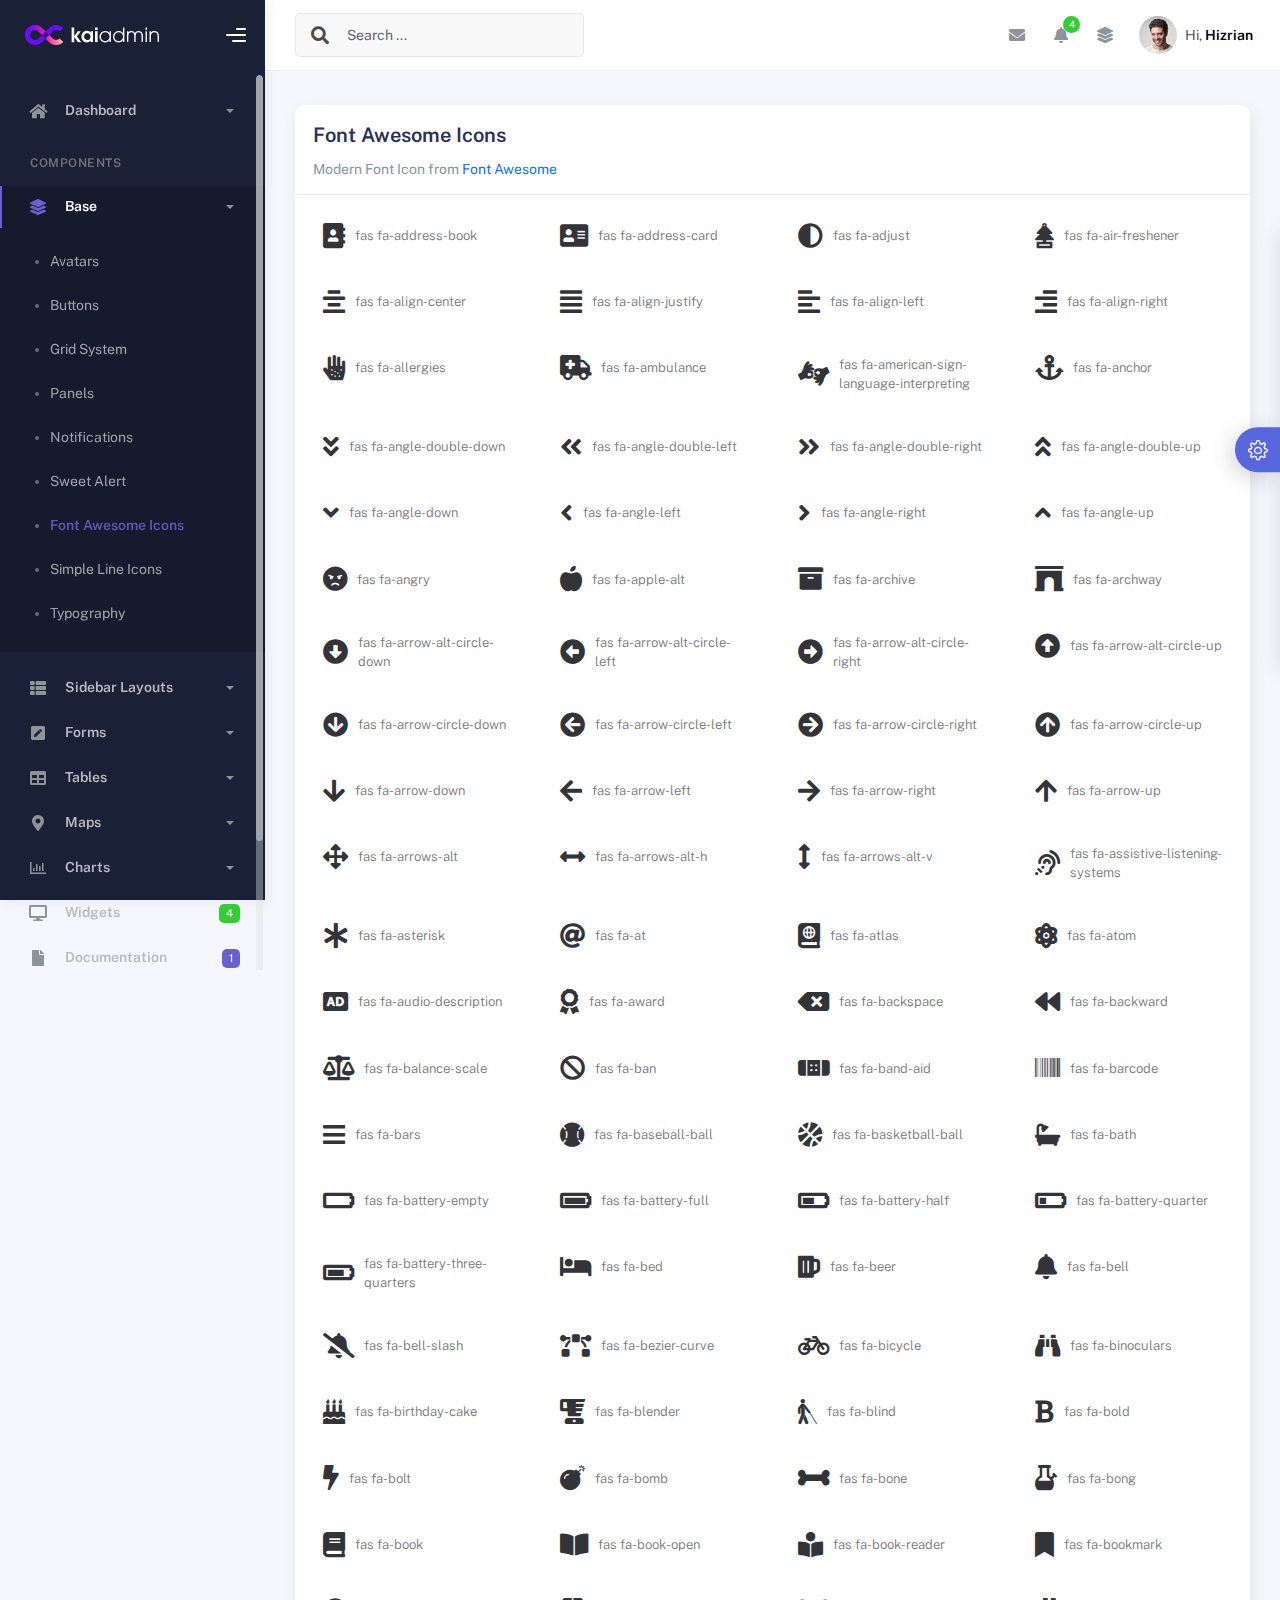
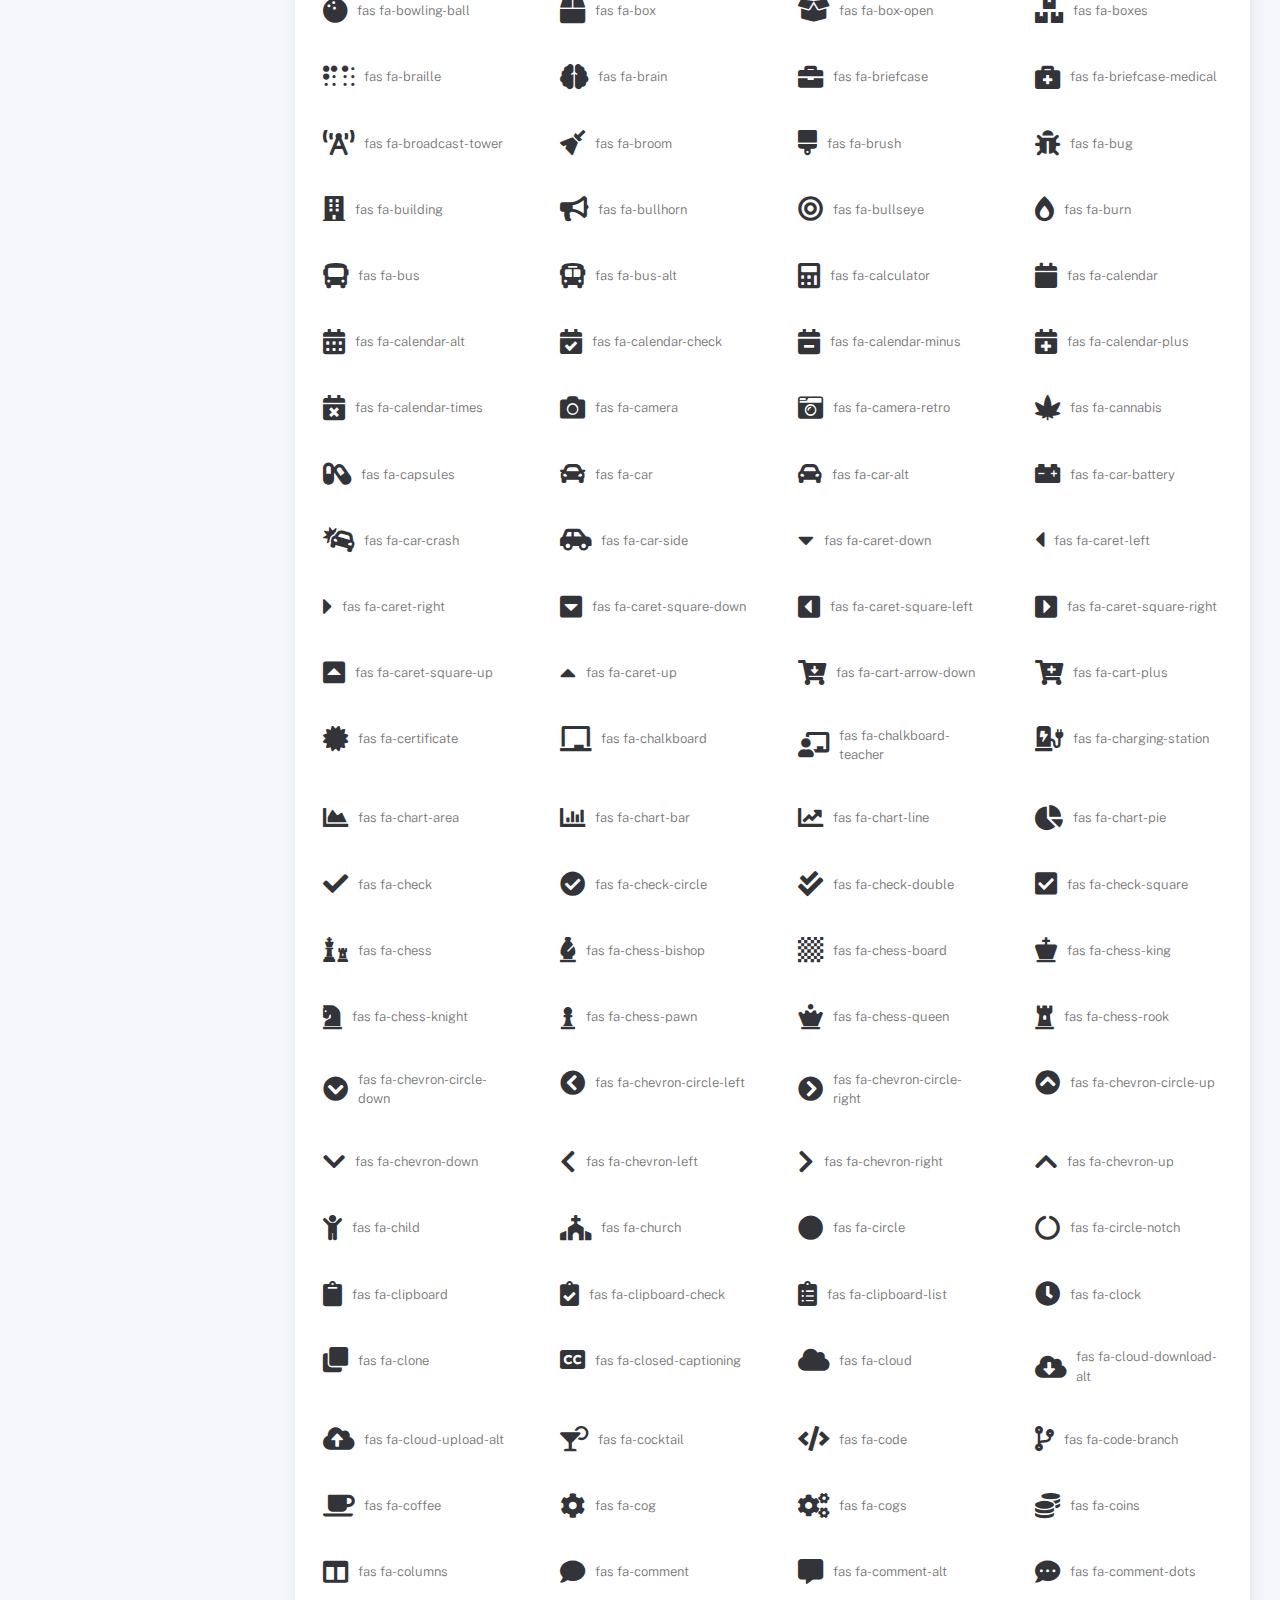
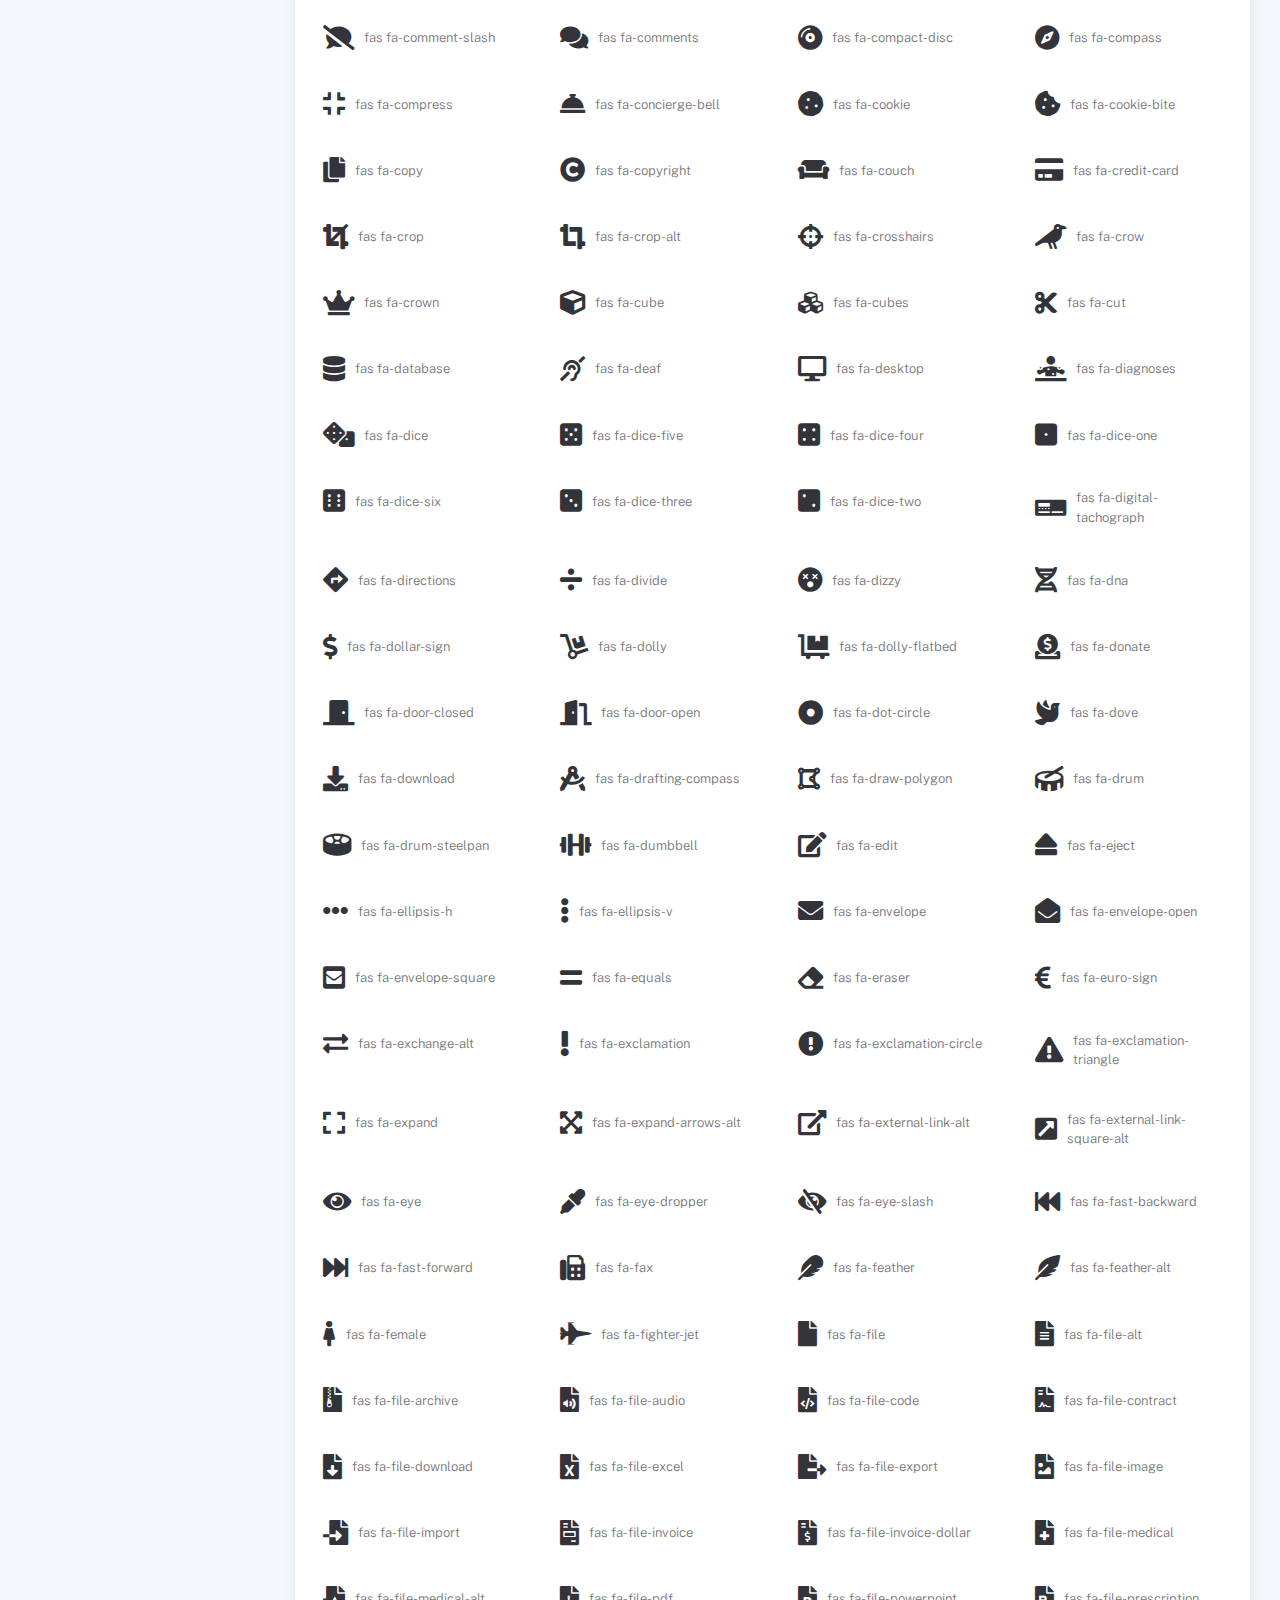
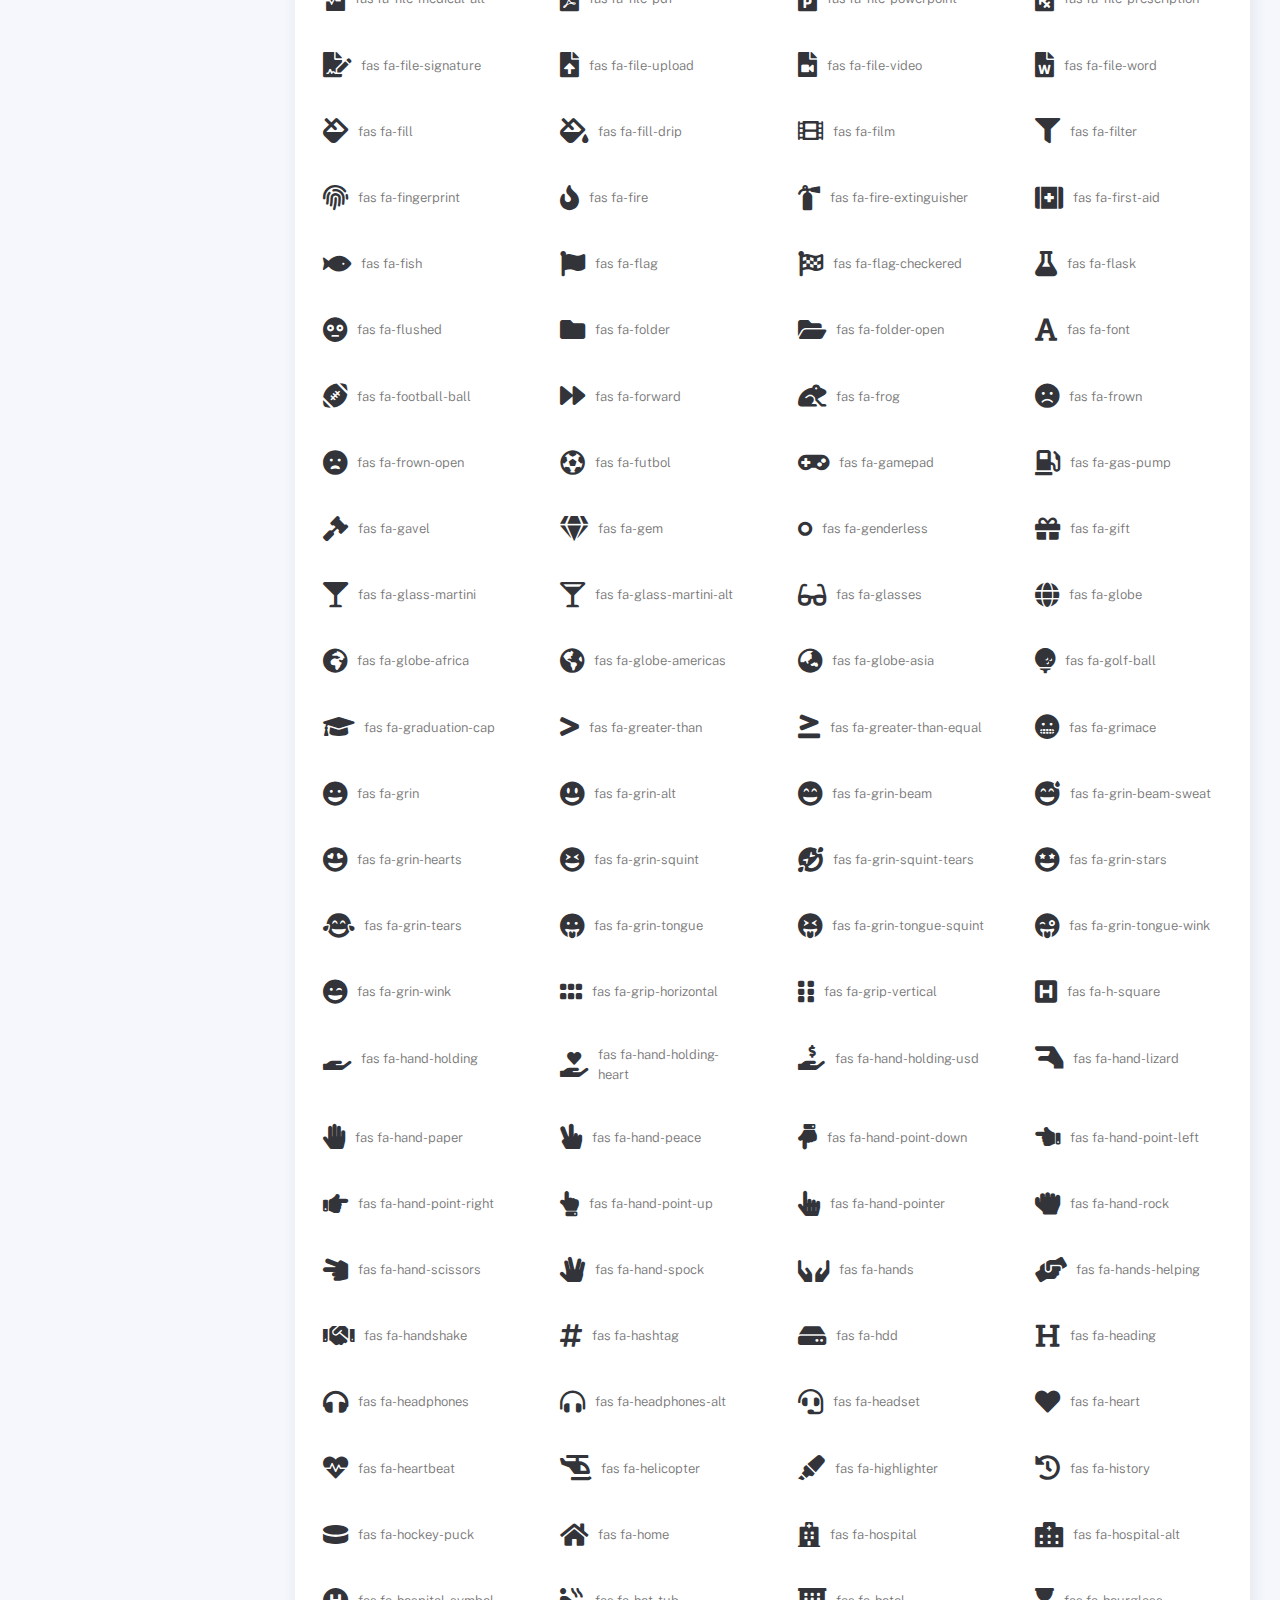
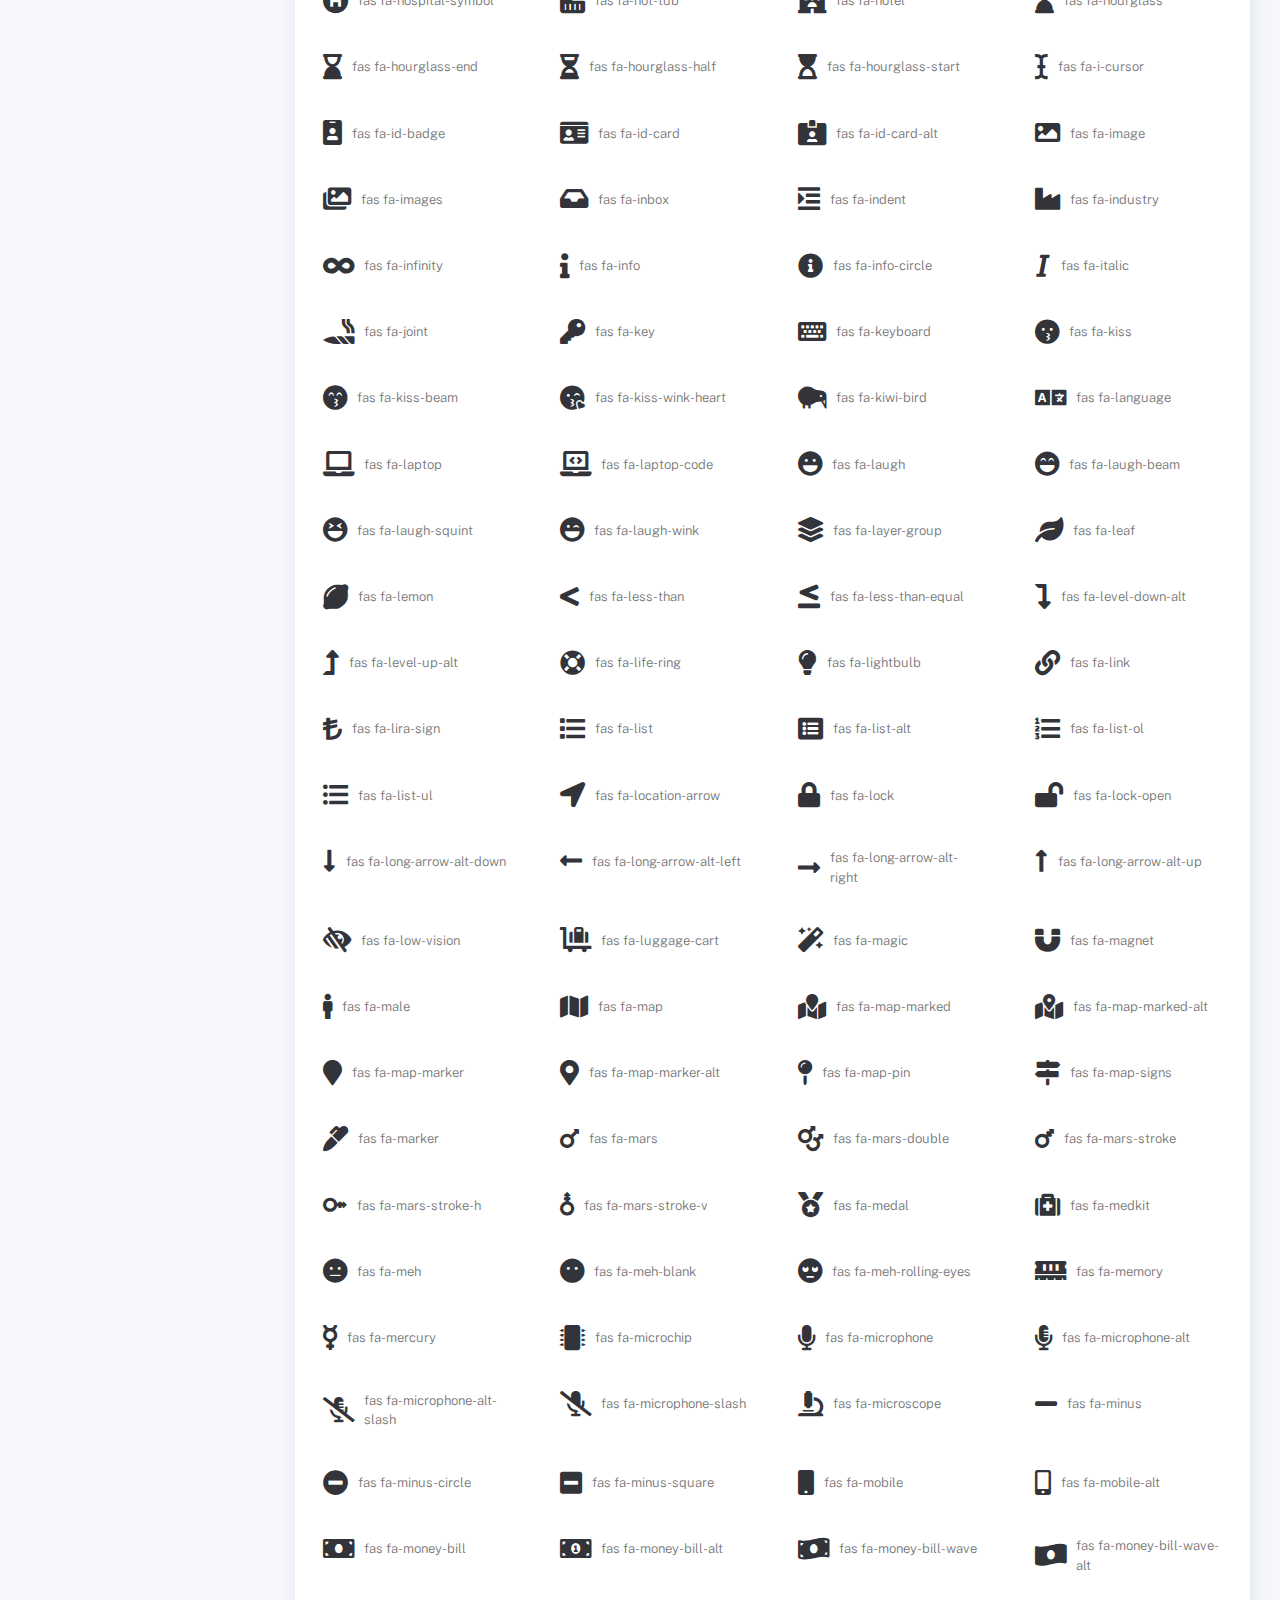
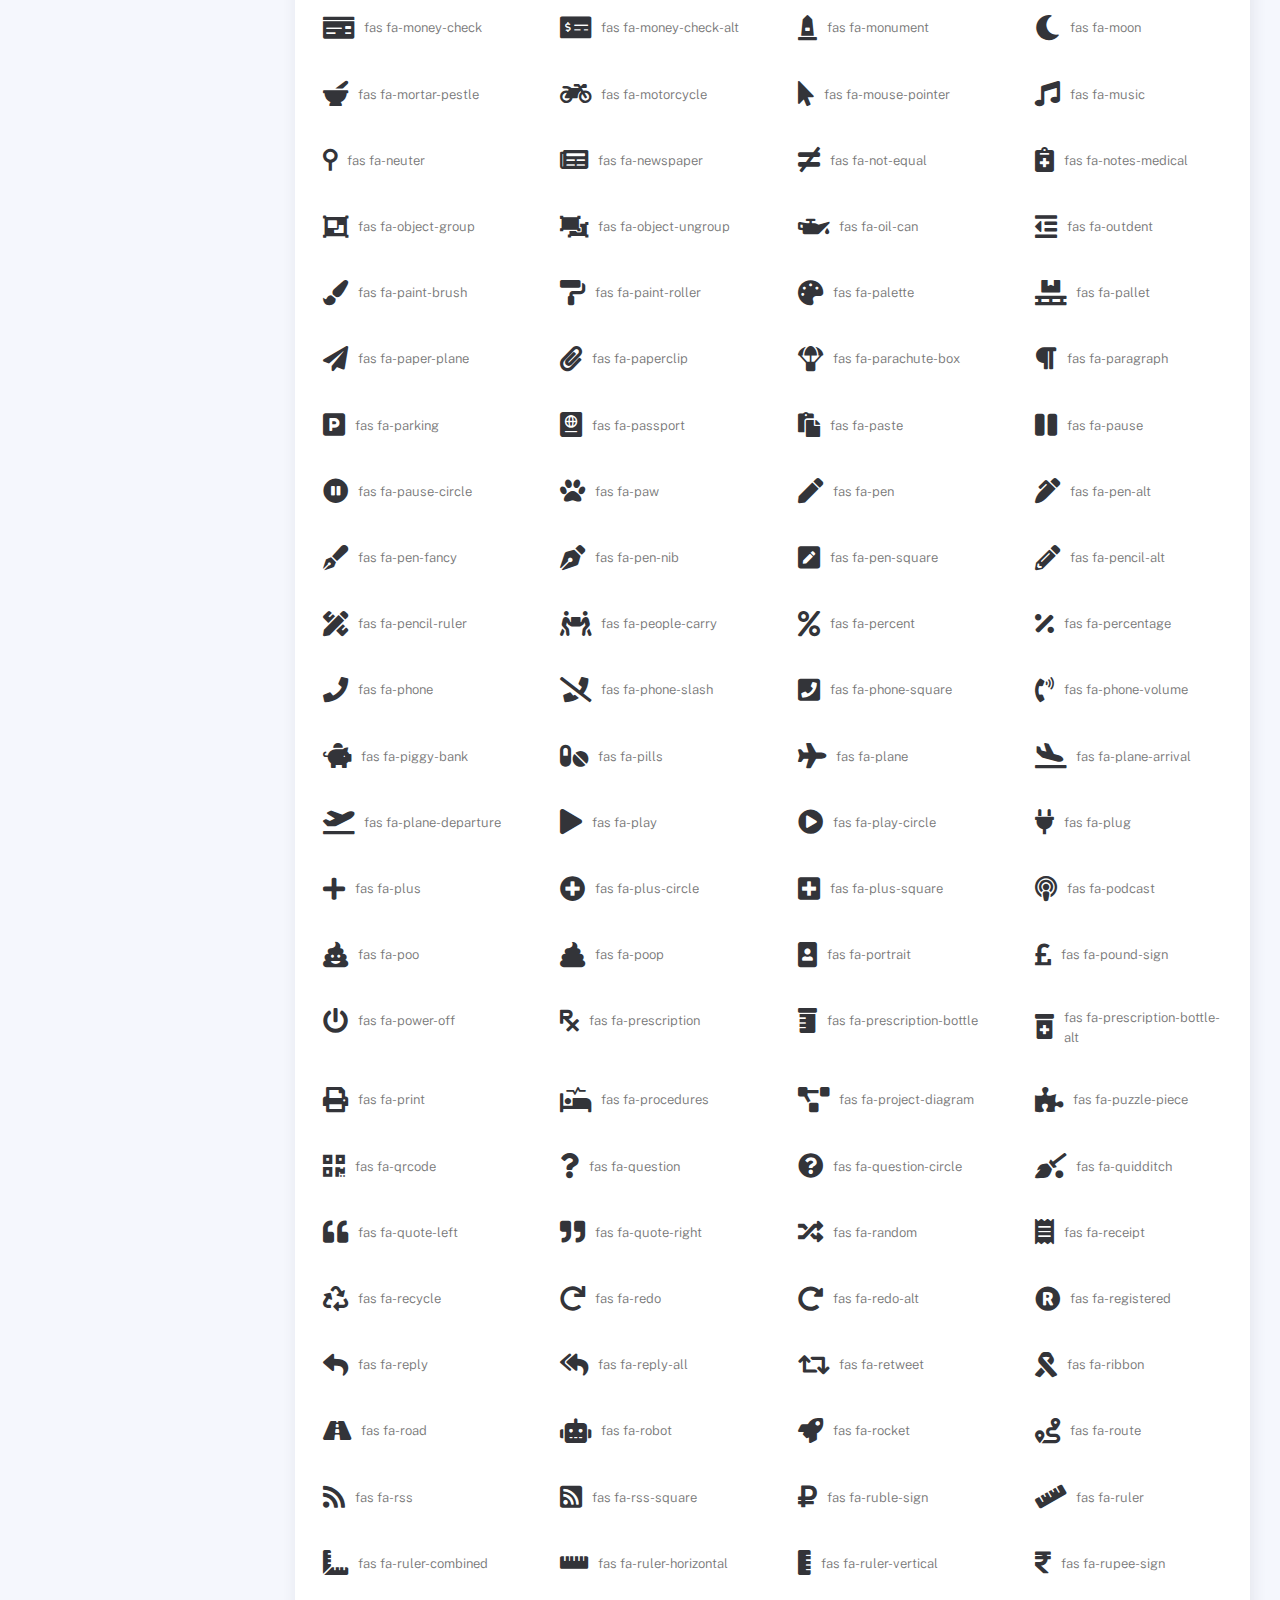
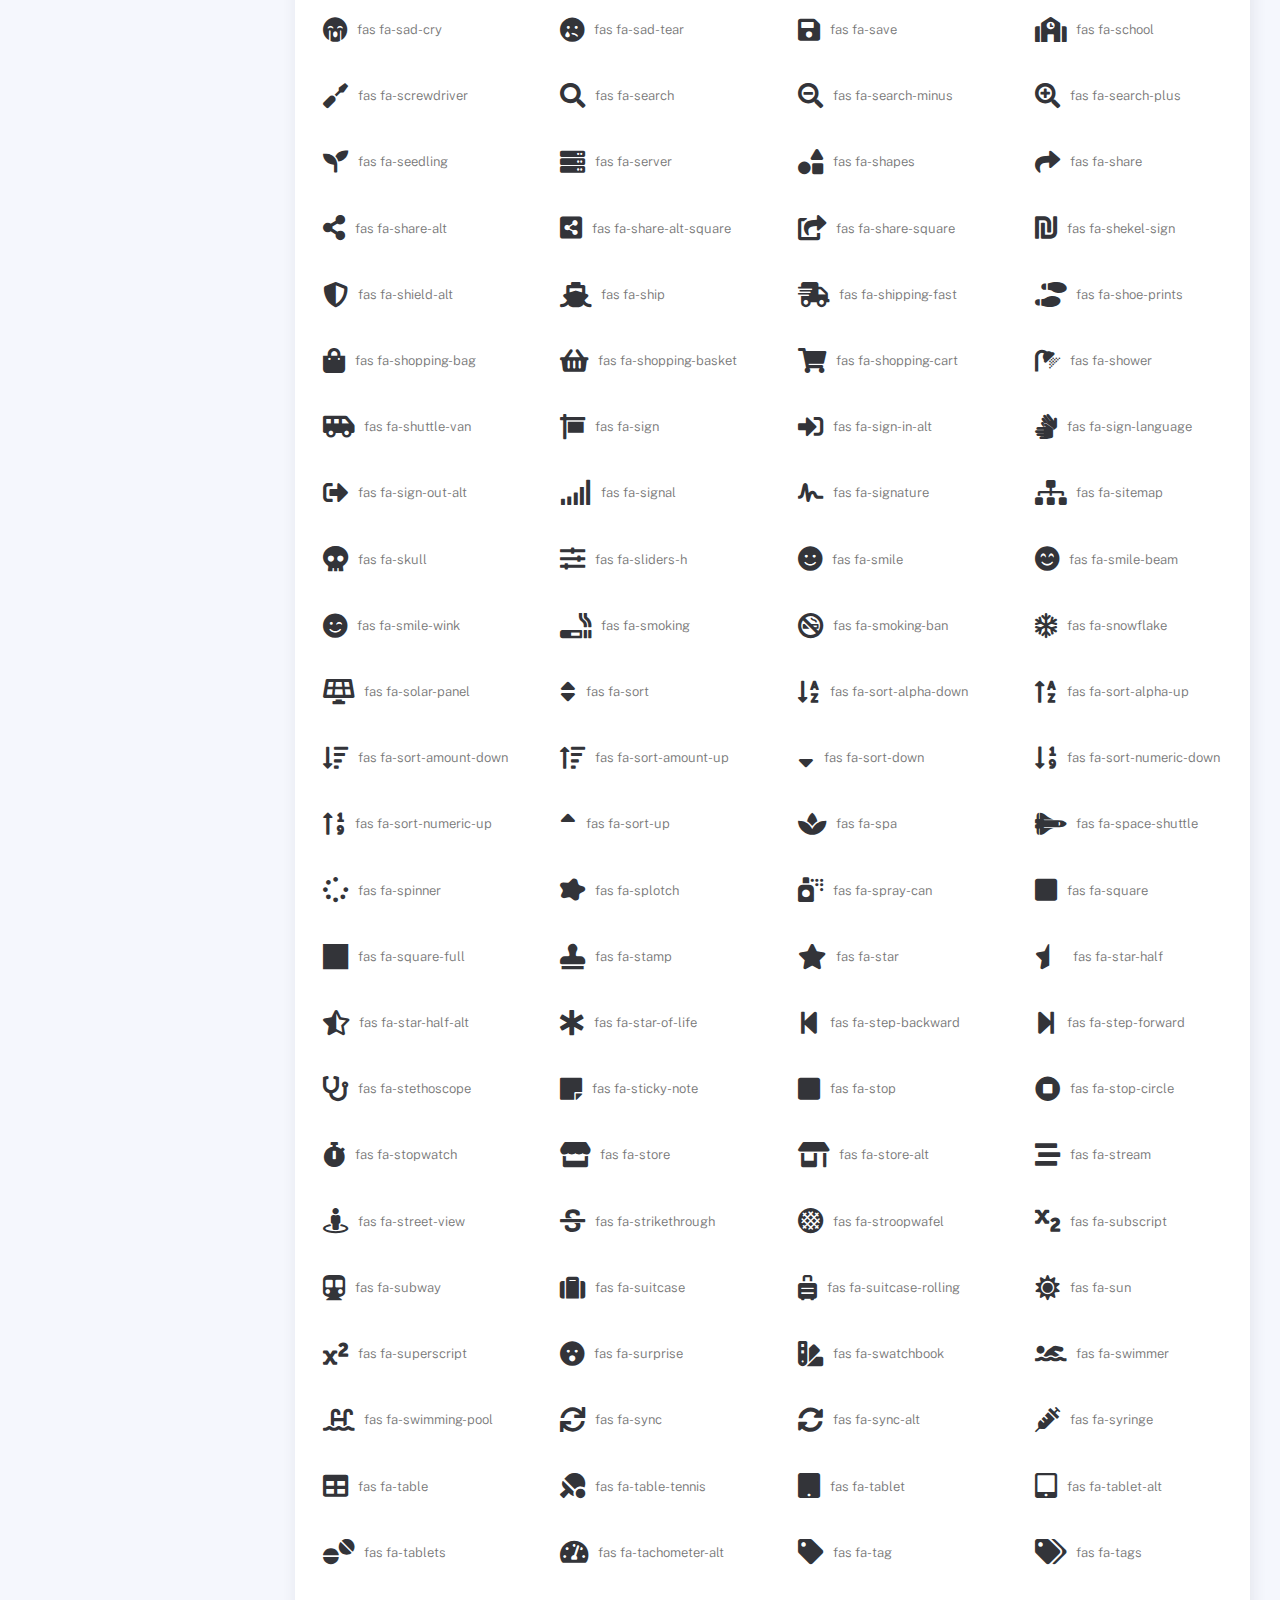
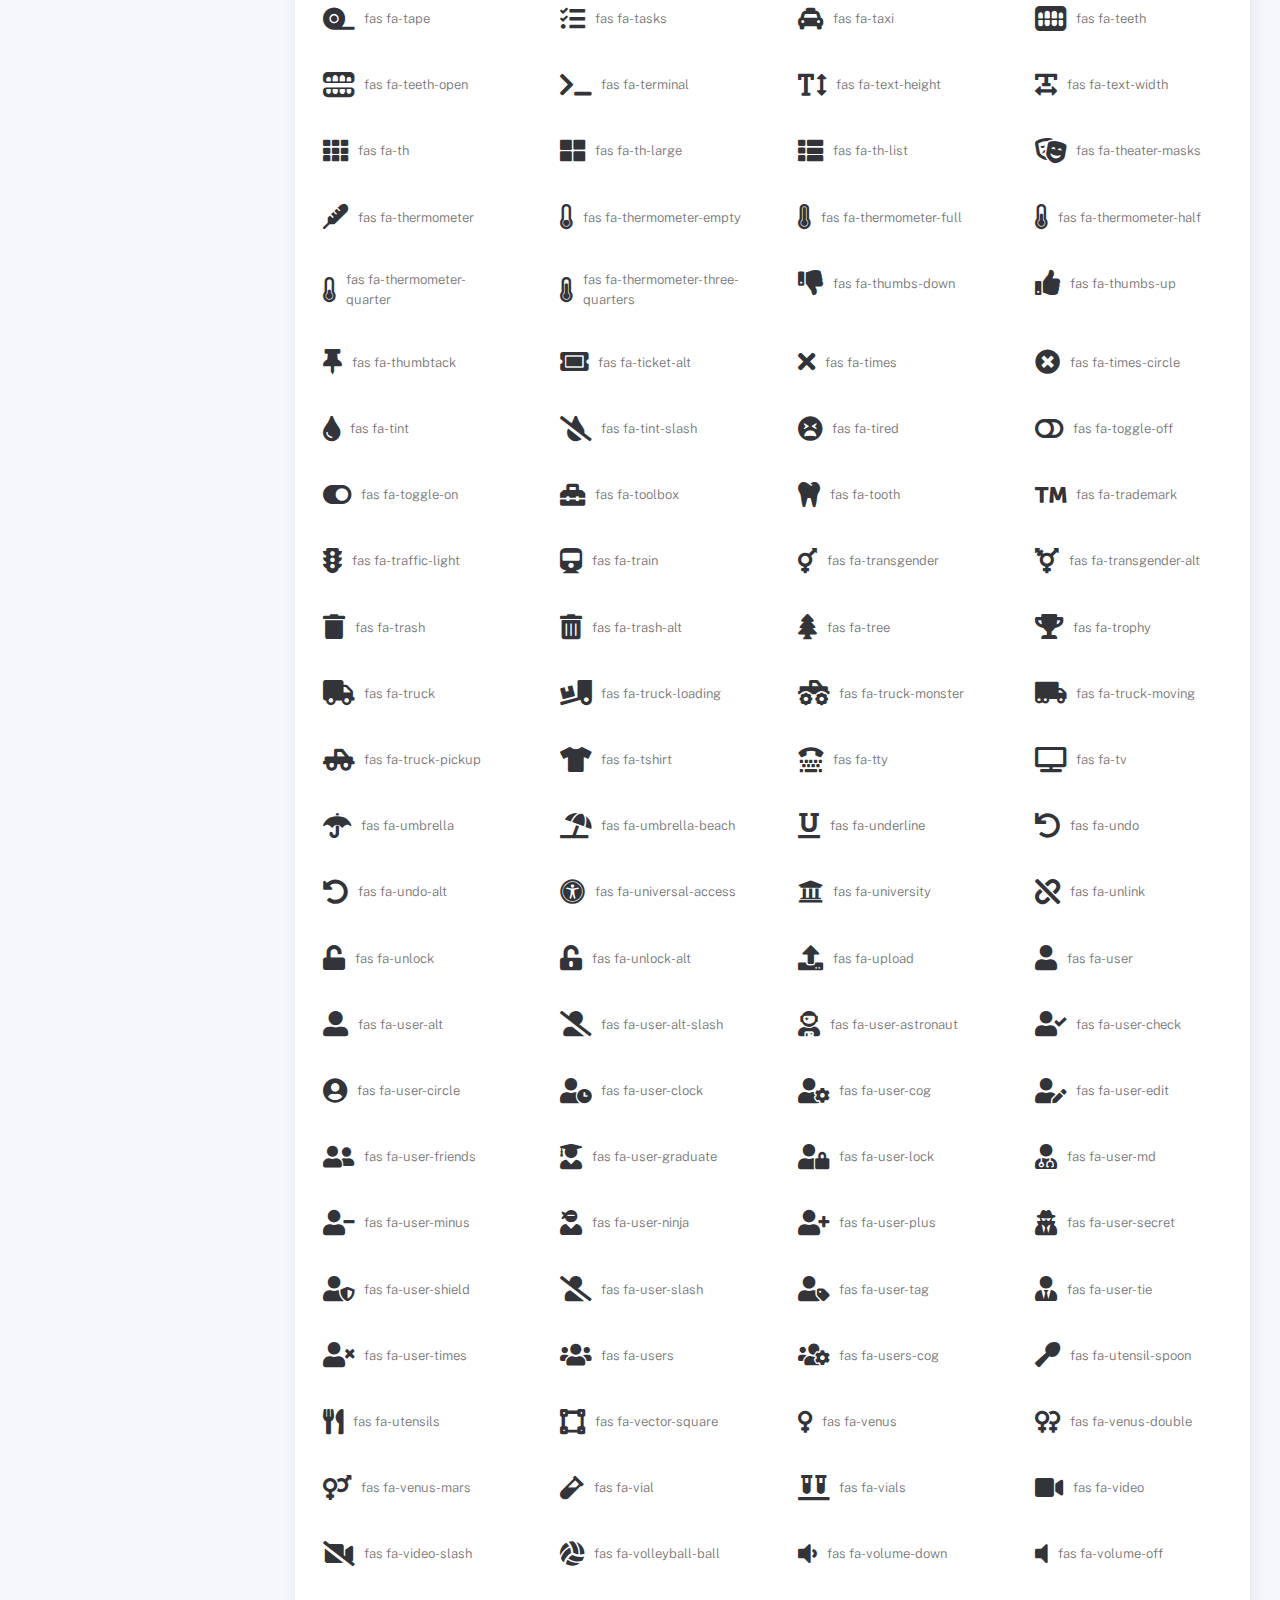
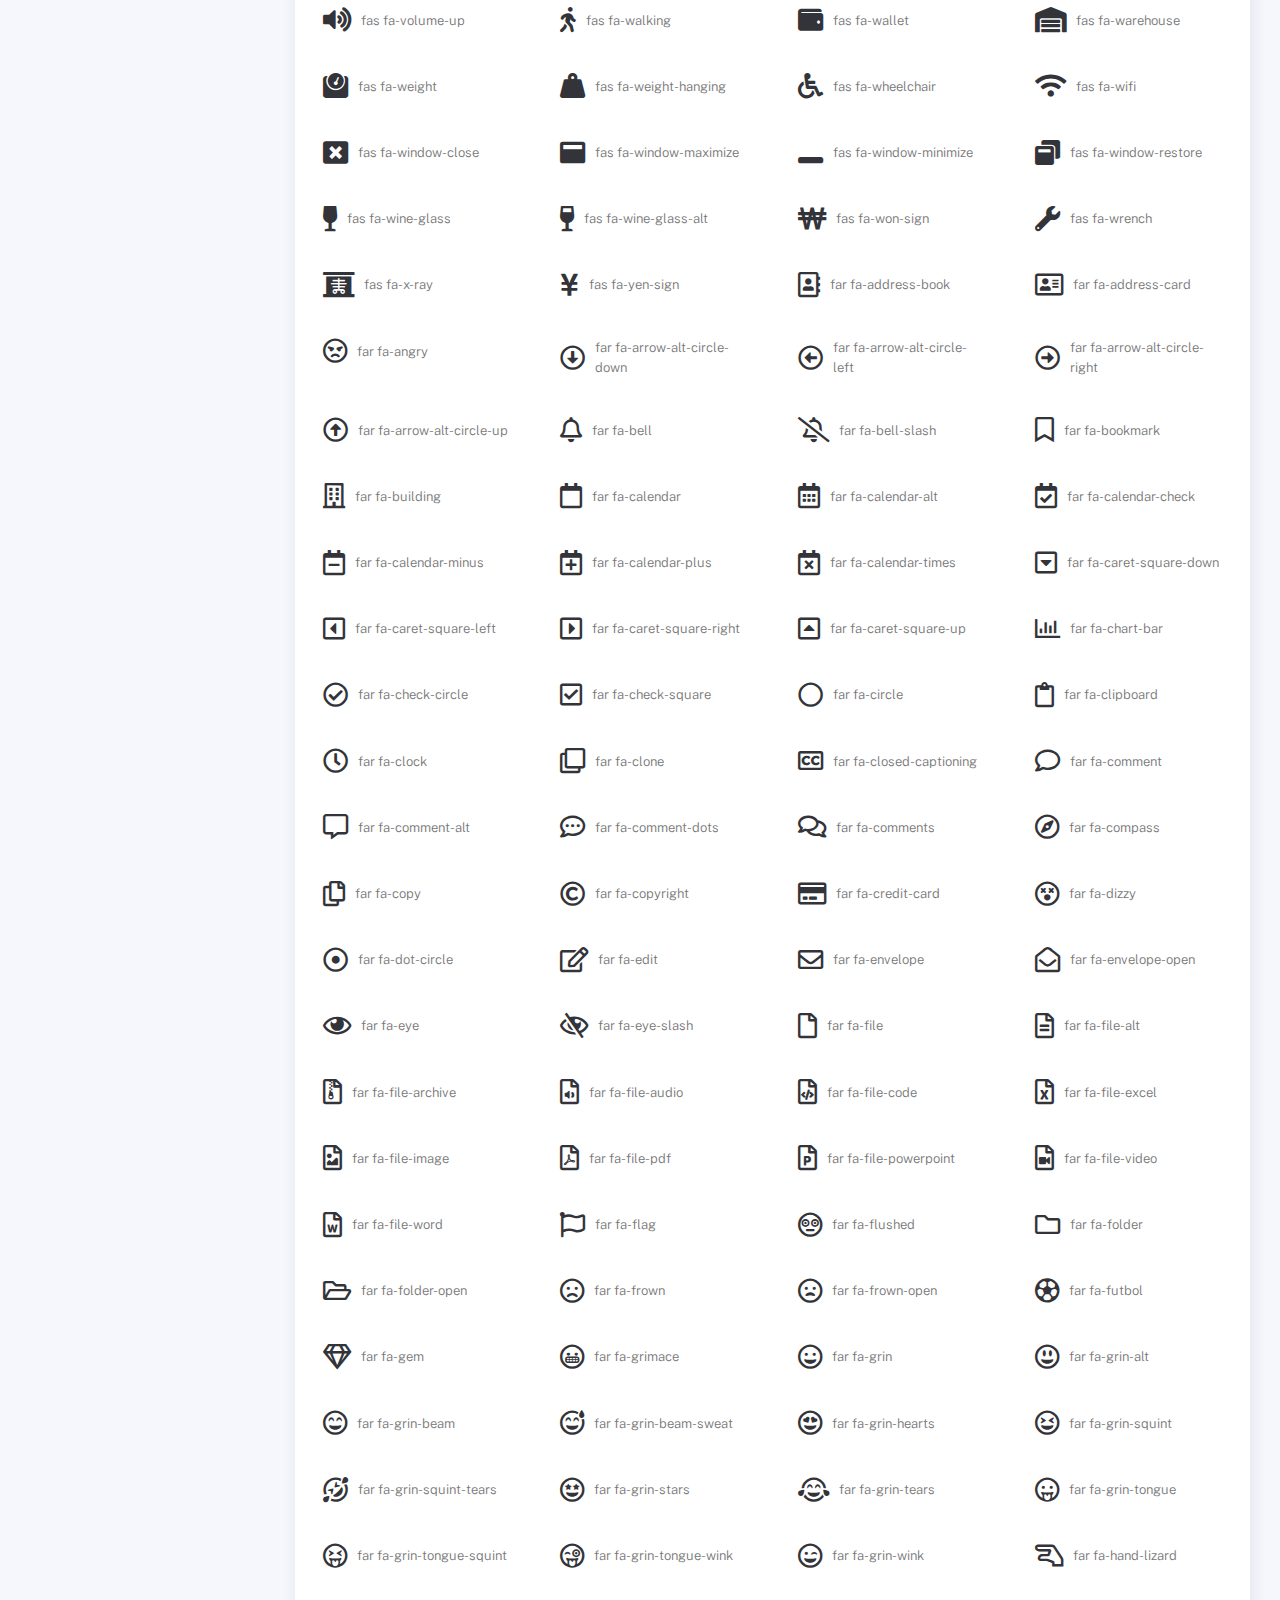
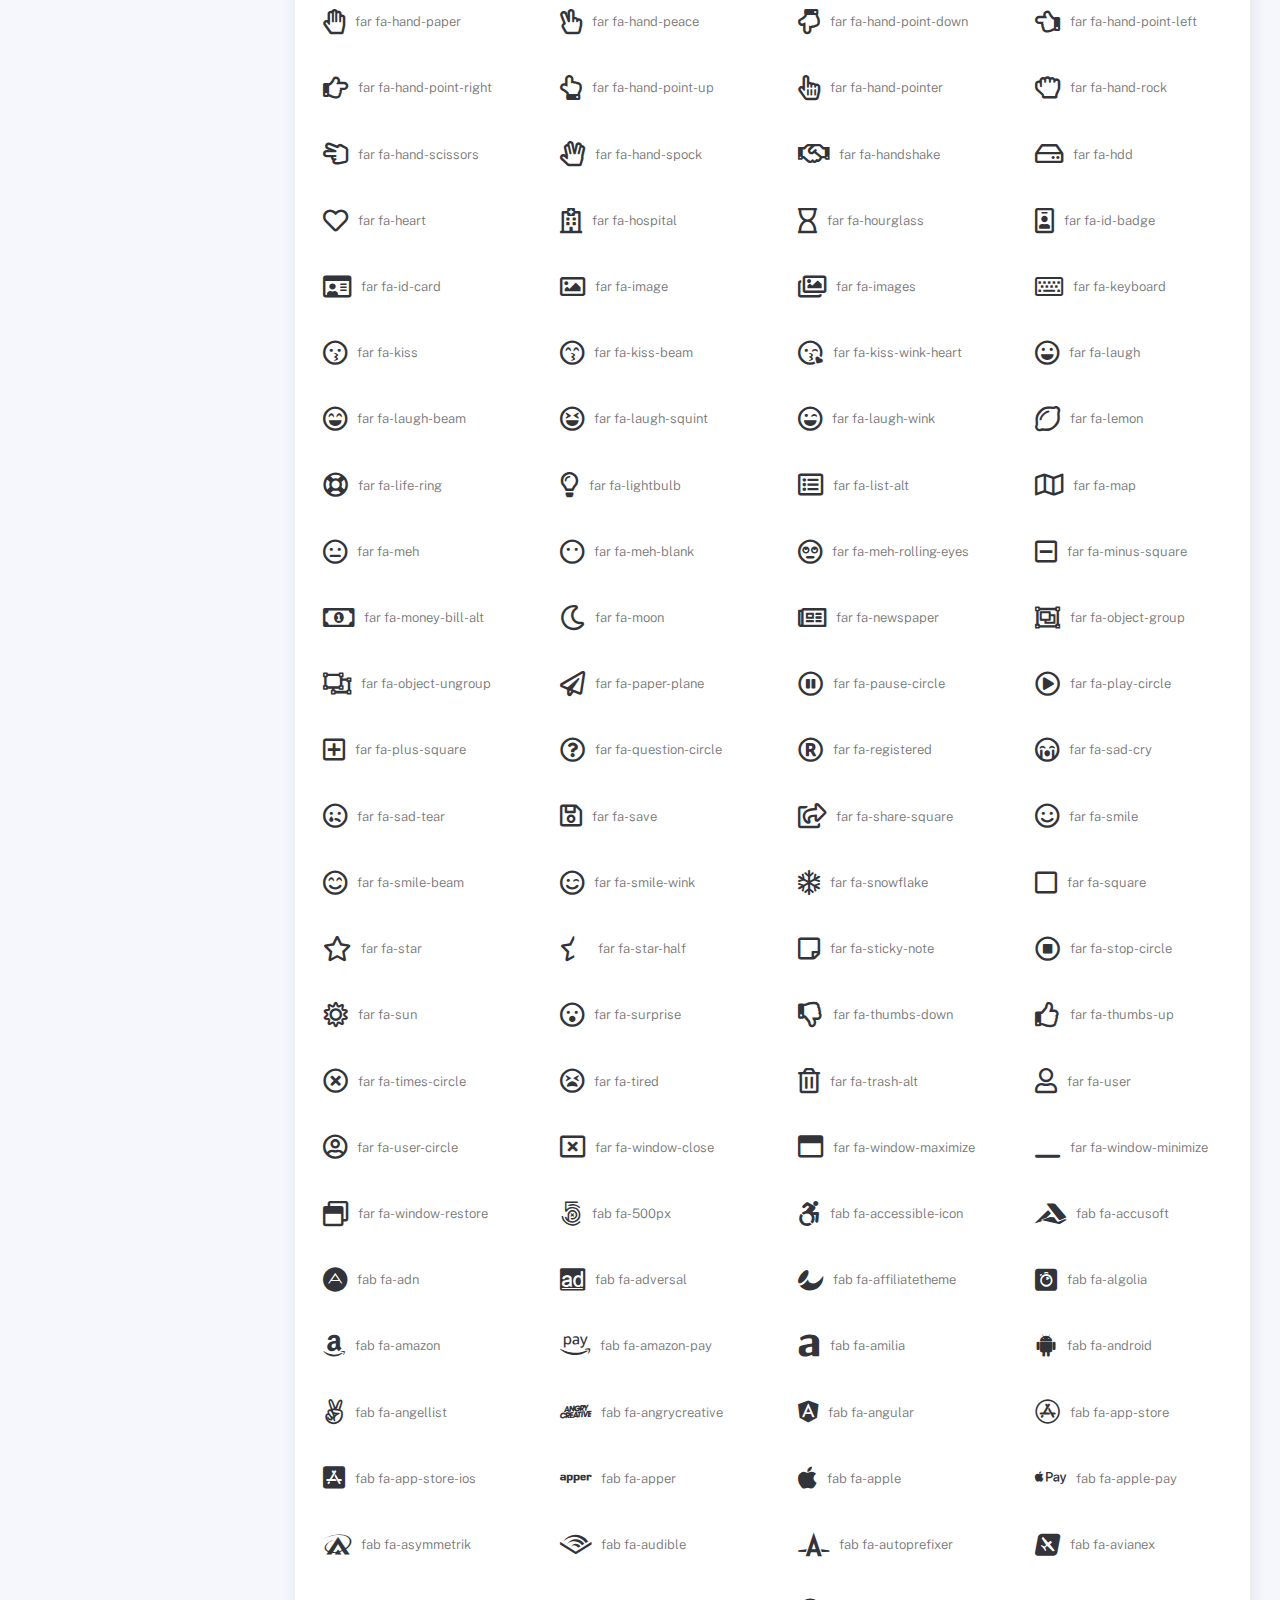
<file: components/font-awesome-icons.html>
<!DOCTYPE html>
<html lang="en">
  <head>
    <meta http-equiv="X-UA-Compatible" content="IE=edge" />
    <title>Font Awesome - Kaiadmin Bootstrap 5 Admin Dashboard</title>
    <meta
      content="width=device-width, initial-scale=1.0, shrink-to-fit=no"
      name="viewport"
    />
    <link
      rel="icon"
      href="../assets/img/kaiadmin/favicon.ico"
      type="image/x-icon"
    />

    <!-- Fonts and icons -->
    <script src="../assets/js/plugin/webfont/webfont.min.js"></script>
    <script>
      WebFont.load({
        google: { families: ["Public Sans:300,400,500,600,700"] },
        custom: {
          families: [
            "Font Awesome 5 Solid",
            "Font Awesome 5 Regular",
            "Font Awesome 5 Brands",
            "simple-line-icons",
          ],
          urls: ["../assets/css/fonts.min.css"],
        },
        active: function () {
          sessionStorage.fonts = true;
        },
      });
    </script>

    <!-- CSS Files -->
    <link rel="stylesheet" href="../assets/css/bootstrap.min.css" />
    <link rel="stylesheet" href="../assets/css/plugins.min.css" />
    <link rel="stylesheet" href="../assets/css/kaiadmin.min.css" />

    <!-- CSS Just for demo purpose, don't include it in your project -->
    <link rel="stylesheet" href="../assets/css/demo.css" />
  </head>
  <body>
    <div class="wrapper">
      <!-- Sidebar -->
      <div class="sidebar" data-background-color="dark">
        <div class="sidebar-logo">
          <!-- Logo Header -->
          <div class="logo-header" data-background-color="dark">
            <a href="../index.html" class="logo">
              <img
                src="../assets/img/kaiadmin/logo_light.svg"
                alt="navbar brand"
                class="navbar-brand"
                height="20"
              />
            </a>
            <div class="nav-toggle">
              <button class="btn btn-toggle toggle-sidebar">
                <i class="gg-menu-right"></i>
              </button>
              <button class="btn btn-toggle sidenav-toggler">
                <i class="gg-menu-left"></i>
              </button>
            </div>
            <button class="topbar-toggler more">
              <i class="gg-more-vertical-alt"></i>
            </button>
          </div>
          <!-- End Logo Header -->
        </div>
        <div class="sidebar-wrapper scrollbar scrollbar-inner">
          <div class="sidebar-content">
            <ul class="nav nav-secondary">
              <li class="nav-item">
                <a
                  data-bs-toggle="collapse"
                  href="#dashboard"
                  class="collapsed"
                  aria-expanded="false"
                >
                  <i class="fas fa-home"></i>
                  <p>Dashboard</p>
                  <span class="caret"></span>
                </a>
                <div class="collapse" id="dashboard">
                  <ul class="nav nav-collapse">
                    <li>
                      <a href="../../demo1/index.html">
                        <span class="sub-item">Dashboard 1</span>
                      </a>
                    </li>
                  </ul>
                </div>
              </li>
              <li class="nav-section">
                <span class="sidebar-mini-icon">
                  <i class="fa fa-ellipsis-h"></i>
                </span>
                <h4 class="text-section">Components</h4>
              </li>
              <li class="nav-item active submenu">
                <a data-bs-toggle="collapse" href="#base">
                  <i class="fas fa-layer-group"></i>
                  <p>Base</p>
                  <span class="caret"></span>
                </a>
                <div class="collapse show" id="base">
                  <ul class="nav nav-collapse">
                    <li>
                      <a href="../components/avatars.html">
                        <span class="sub-item">Avatars</span>
                      </a>
                    </li>
                    <li>
                      <a href="../components/buttons.html">
                        <span class="sub-item">Buttons</span>
                      </a>
                    </li>
                    <li>
                      <a href="../components/gridsystem.html">
                        <span class="sub-item">Grid System</span>
                      </a>
                    </li>
                    <li>
                      <a href="../components/panels.html">
                        <span class="sub-item">Panels</span>
                      </a>
                    </li>
                    <li>
                      <a href="../components/notifications.html">
                        <span class="sub-item">Notifications</span>
                      </a>
                    </li>
                    <li>
                      <a href="../components/sweetalert.html">
                        <span class="sub-item">Sweet Alert</span>
                      </a>
                    </li>
                    <li class="active">
                      <a href="../components/font-awesome-icons.html">
                        <span class="sub-item">Font Awesome Icons</span>
                      </a>
                    </li>
                    <li>
                      <a href="../components/simple-line-icons.html">
                        <span class="sub-item">Simple Line Icons</span>
                      </a>
                    </li>
                    <li>
                      <a href="../components/typography.html">
                        <span class="sub-item">Typography</span>
                      </a>
                    </li>
                  </ul>
                </div>
              </li>
              <li class="nav-item">
                <a data-bs-toggle="collapse" href="#sidebarLayouts">
                  <i class="fas fa-th-list"></i>
                  <p>Sidebar Layouts</p>
                  <span class="caret"></span>
                </a>
                <div class="collapse" id="sidebarLayouts">
                  <ul class="nav nav-collapse">
                    <li>
                      <a href="../sidebar-style-2.html">
                        <span class="sub-item">Sidebar Style 2</span>
                      </a>
                    </li>
                    <li>
                      <a href="../icon-menu.html">
                        <span class="sub-item">Icon Menu</span>
                      </a>
                    </li>
                  </ul>
                </div>
              </li>
              <li class="nav-item">
                <a data-bs-toggle="collapse" href="#forms">
                  <i class="fas fa-pen-square"></i>
                  <p>Forms</p>
                  <span class="caret"></span>
                </a>
                <div class="collapse" id="forms">
                  <ul class="nav nav-collapse">
                    <li>
                      <a href="../forms/forms.html">
                        <span class="sub-item">Basic Form</span>
                      </a>
                    </li>
                  </ul>
                </div>
              </li>
              <li class="nav-item">
                <a data-bs-toggle="collapse" href="#tables">
                  <i class="fas fa-table"></i>
                  <p>Tables</p>
                  <span class="caret"></span>
                </a>
                <div class="collapse" id="tables">
                  <ul class="nav nav-collapse">
                    <li>
                      <a href="../tables/tables.html">
                        <span class="sub-item">Basic Table</span>
                      </a>
                    </li>
                    <li>
                      <a href="../tables/datatables.html">
                        <span class="sub-item">Datatables</span>
                      </a>
                    </li>
                  </ul>
                </div>
              </li>
              <li class="nav-item">
                <a data-bs-toggle="collapse" href="#maps">
                  <i class="fas fa-map-marker-alt"></i>
                  <p>Maps</p>
                  <span class="caret"></span>
                </a>
                <div class="collapse" id="maps">
                  <ul class="nav nav-collapse">
                    <li>
                      <a href="../maps/googlemaps.html">
                        <span class="sub-item">Google Maps</span>
                      </a>
                    </li>
                    <li>
                      <a href="../maps/jsvectormap.html">
                        <span class="sub-item">Jsvectormap</span>
                      </a>
                    </li>
                  </ul>
                </div>
              </li>
              <li class="nav-item">
                <a data-bs-toggle="collapse" href="#charts">
                  <i class="far fa-chart-bar"></i>
                  <p>Charts</p>
                  <span class="caret"></span>
                </a>
                <div class="collapse" id="charts">
                  <ul class="nav nav-collapse">
                    <li>
                      <a href="../charts/charts.html">
                        <span class="sub-item">Chart Js</span>
                      </a>
                    </li>
                    <li>
                      <a href="../charts/sparkline.html">
                        <span class="sub-item">Sparkline</span>
                      </a>
                    </li>
                  </ul>
                </div>
              </li>
              <li class="nav-item">
                <a href="../widgets.html">
                  <i class="fas fa-desktop"></i>
                  <p>Widgets</p>
                  <span class="badge badge-success">4</span>
                </a>
              </li>
              <li class="nav-item">
                <a href="../../../documentation/index.html">
                  <i class="fas fa-file"></i>
                  <p>Documentation</p>
                  <span class="badge badge-secondary">1</span>
                </a>
              </li>
              <li class="nav-item">
                <a data-bs-toggle="collapse" href="#submenu">
                  <i class="fas fa-bars"></i>
                  <p>Menu Levels</p>
                  <span class="caret"></span>
                </a>
                <div class="collapse" id="submenu">
                  <ul class="nav nav-collapse">
                    <li>
                      <a data-bs-toggle="collapse" href="#subnav1">
                        <span class="sub-item">Level 1</span>
                        <span class="caret"></span>
                      </a>
                      <div class="collapse" id="subnav1">
                        <ul class="nav nav-collapse subnav">
                          <li>
                            <a href="#">
                              <span class="sub-item">Level 2</span>
                            </a>
                          </li>
                          <li>
                            <a href="#">
                              <span class="sub-item">Level 2</span>
                            </a>
                          </li>
                        </ul>
                      </div>
                    </li>
                    <li>
                      <a data-bs-toggle="collapse" href="#subnav2">
                        <span class="sub-item">Level 1</span>
                        <span class="caret"></span>
                      </a>
                      <div class="collapse" id="subnav2">
                        <ul class="nav nav-collapse subnav">
                          <li>
                            <a href="#">
                              <span class="sub-item">Level 2</span>
                            </a>
                          </li>
                        </ul>
                      </div>
                    </li>
                    <li>
                      <a href="#">
                        <span class="sub-item">Level 1</span>
                      </a>
                    </li>
                  </ul>
                </div>
              </li>
            </ul>
          </div>
        </div>
      </div>
      <!-- End Sidebar -->

      <div class="main-panel">
        <div class="main-header">
          <div class="main-header-logo">
            <!-- Logo Header -->
            <div class="logo-header" data-background-color="dark">
              <a href="../index.html" class="logo">
                <img
                  src="../assets/img/kaiadmin/logo_light.svg"
                  alt="navbar brand"
                  class="navbar-brand"
                  height="20"
                />
              </a>
              <div class="nav-toggle">
                <button class="btn btn-toggle toggle-sidebar">
                  <i class="gg-menu-right"></i>
                </button>
                <button class="btn btn-toggle sidenav-toggler">
                  <i class="gg-menu-left"></i>
                </button>
              </div>
              <button class="topbar-toggler more">
                <i class="gg-more-vertical-alt"></i>
              </button>
            </div>
            <!-- End Logo Header -->
          </div>
          <!-- Navbar Header -->
          <nav
            class="navbar navbar-header navbar-header-transparent navbar-expand-lg border-bottom"
          >
            <div class="container-fluid">
              <nav
                class="navbar navbar-header-left navbar-expand-lg navbar-form nav-search p-0 d-none d-lg-flex"
              >
                <div class="input-group">
                  <div class="input-group-prepend">
                    <button type="submit" class="btn btn-search pe-1">
                      <i class="fa fa-search search-icon"></i>
                    </button>
                  </div>
                  <input
                    type="text"
                    placeholder="Search ..."
                    class="form-control"
                  />
                </div>
              </nav>

              <ul class="navbar-nav topbar-nav ms-md-auto align-items-center">
                <li
                  class="nav-item topbar-icon dropdown hidden-caret d-flex d-lg-none"
                >
                  <a
                    class="nav-link dropdown-toggle"
                    data-bs-toggle="dropdown"
                    href="#"
                    role="button"
                    aria-expanded="false"
                    aria-haspopup="true"
                  >
                    <i class="fa fa-search"></i>
                  </a>
                  <ul class="dropdown-menu dropdown-search animated fadeIn">
                    <form class="navbar-left navbar-form nav-search">
                      <div class="input-group">
                        <input
                          type="text"
                          placeholder="Search ..."
                          class="form-control"
                        />
                      </div>
                    </form>
                  </ul>
                </li>
                <li class="nav-item topbar-icon dropdown hidden-caret">
                  <a
                    class="nav-link dropdown-toggle"
                    href="#"
                    id="messageDropdown"
                    role="button"
                    data-bs-toggle="dropdown"
                    aria-haspopup="true"
                    aria-expanded="false"
                  >
                    <i class="fa fa-envelope"></i>
                  </a>
                  <ul
                    class="dropdown-menu messages-notif-box animated fadeIn"
                    aria-labelledby="messageDropdown"
                  >
                    <li>
                      <div
                        class="dropdown-title d-flex justify-content-between align-items-center"
                      >
                        Messages
                        <a href="#" class="small">Mark all as read</a>
                      </div>
                    </li>
                    <li>
                      <div class="message-notif-scroll scrollbar-outer">
                        <div class="notif-center">
                          <a href="#">
                            <div class="notif-img">
                              <img
                                src="../assets/img/jm_denis.jpg"
                                alt="Img Profile"
                              />
                            </div>
                            <div class="notif-content">
                              <span class="subject">Jimmy Denis</span>
                              <span class="block"> How are you ? </span>
                              <span class="time">5 minutes ago</span>
                            </div>
                          </a>
                          <a href="#">
                            <div class="notif-img">
                              <img
                                src="../assets/img/chadengle.jpg"
                                alt="Img Profile"
                              />
                            </div>
                            <div class="notif-content">
                              <span class="subject">Chad</span>
                              <span class="block"> Ok, Thanks ! </span>
                              <span class="time">12 minutes ago</span>
                            </div>
                          </a>
                          <a href="#">
                            <div class="notif-img">
                              <img
                                src="../assets/img/mlane.jpg"
                                alt="Img Profile"
                              />
                            </div>
                            <div class="notif-content">
                              <span class="subject">Jhon Doe</span>
                              <span class="block">
                                Ready for the meeting today...
                              </span>
                              <span class="time">12 minutes ago</span>
                            </div>
                          </a>
                          <a href="#">
                            <div class="notif-img">
                              <img
                                src="../assets/img/talha.jpg"
                                alt="Img Profile"
                              />
                            </div>
                            <div class="notif-content">
                              <span class="subject">Talha</span>
                              <span class="block"> Hi, Apa Kabar ? </span>
                              <span class="time">17 minutes ago</span>
                            </div>
                          </a>
                        </div>
                      </div>
                    </li>
                    <li>
                      <a class="see-all" href="javascript:void(0);"
                        >See all messages<i class="fa fa-angle-right"></i>
                      </a>
                    </li>
                  </ul>
                </li>
                <li class="nav-item topbar-icon dropdown hidden-caret">
                  <a
                    class="nav-link dropdown-toggle"
                    href="#"
                    id="notifDropdown"
                    role="button"
                    data-bs-toggle="dropdown"
                    aria-haspopup="true"
                    aria-expanded="false"
                  >
                    <i class="fa fa-bell"></i>
                    <span class="notification">4</span>
                  </a>
                  <ul
                    class="dropdown-menu notif-box animated fadeIn"
                    aria-labelledby="notifDropdown"
                  >
                    <li>
                      <div class="dropdown-title">
                        You have 4 new notification
                      </div>
                    </li>
                    <li>
                      <div class="notif-scroll scrollbar-outer">
                        <div class="notif-center">
                          <a href="#">
                            <div class="notif-icon notif-primary">
                              <i class="fa fa-user-plus"></i>
                            </div>
                            <div class="notif-content">
                              <span class="block"> New user registered </span>
                              <span class="time">5 minutes ago</span>
                            </div>
                          </a>
                          <a href="#">
                            <div class="notif-icon notif-success">
                              <i class="fa fa-comment"></i>
                            </div>
                            <div class="notif-content">
                              <span class="block">
                                Rahmad commented on Admin
                              </span>
                              <span class="time">12 minutes ago</span>
                            </div>
                          </a>
                          <a href="#">
                            <div class="notif-img">
                              <img
                                src="../assets/img/profile2.jpg"
                                alt="Img Profile"
                              />
                            </div>
                            <div class="notif-content">
                              <span class="block">
                                Reza send messages to you
                              </span>
                              <span class="time">12 minutes ago</span>
                            </div>
                          </a>
                          <a href="#">
                            <div class="notif-icon notif-danger">
                              <i class="fa fa-heart"></i>
                            </div>
                            <div class="notif-content">
                              <span class="block"> Farrah liked Admin </span>
                              <span class="time">17 minutes ago</span>
                            </div>
                          </a>
                        </div>
                      </div>
                    </li>
                    <li>
                      <a class="see-all" href="javascript:void(0);"
                        >See all notifications<i class="fa fa-angle-right"></i>
                      </a>
                    </li>
                  </ul>
                </li>
                <li class="nav-item topbar-icon dropdown hidden-caret">
                  <a
                    class="nav-link"
                    data-bs-toggle="dropdown"
                    href="#"
                    aria-expanded="false"
                  >
                    <i class="fas fa-layer-group"></i>
                  </a>
                  <div class="dropdown-menu quick-actions animated fadeIn">
                    <div class="quick-actions-header">
                      <span class="title mb-1">Quick Actions</span>
                      <span class="subtitle op-7">Shortcuts</span>
                    </div>
                    <div class="quick-actions-scroll scrollbar-outer">
                      <div class="quick-actions-items">
                        <div class="row m-0">
                          <a class="col-6 col-md-4 p-0" href="#">
                            <div class="quick-actions-item">
                              <div class="avatar-item bg-danger rounded-circle">
                                <i class="far fa-calendar-alt"></i>
                              </div>
                              <span class="text">Calendar</span>
                            </div>
                          </a>
                          <a class="col-6 col-md-4 p-0" href="#">
                            <div class="quick-actions-item">
                              <div
                                class="avatar-item bg-warning rounded-circle"
                              >
                                <i class="fas fa-map"></i>
                              </div>
                              <span class="text">Maps</span>
                            </div>
                          </a>
                          <a class="col-6 col-md-4 p-0" href="#">
                            <div class="quick-actions-item">
                              <div class="avatar-item bg-info rounded-circle">
                                <i class="fas fa-file-excel"></i>
                              </div>
                              <span class="text">Reports</span>
                            </div>
                          </a>
                          <a class="col-6 col-md-4 p-0" href="#">
                            <div class="quick-actions-item">
                              <div
                                class="avatar-item bg-success rounded-circle"
                              >
                                <i class="fas fa-envelope"></i>
                              </div>
                              <span class="text">Emails</span>
                            </div>
                          </a>
                          <a class="col-6 col-md-4 p-0" href="#">
                            <div class="quick-actions-item">
                              <div
                                class="avatar-item bg-primary rounded-circle"
                              >
                                <i class="fas fa-file-invoice-dollar"></i>
                              </div>
                              <span class="text">Invoice</span>
                            </div>
                          </a>
                          <a class="col-6 col-md-4 p-0" href="#">
                            <div class="quick-actions-item">
                              <div
                                class="avatar-item bg-secondary rounded-circle"
                              >
                                <i class="fas fa-credit-card"></i>
                              </div>
                              <span class="text">Payments</span>
                            </div>
                          </a>
                        </div>
                      </div>
                    </div>
                  </div>
                </li>

                <li class="nav-item topbar-user dropdown hidden-caret">
                  <a
                    class="dropdown-toggle profile-pic"
                    data-bs-toggle="dropdown"
                    href="#"
                    aria-expanded="false"
                  >
                    <div class="avatar-sm">
                      <img
                        src="../assets/img/profile.jpg"
                        alt="..."
                        class="avatar-img rounded-circle"
                      />
                    </div>
                    <span class="profile-username">
                      <span class="op-7">Hi,</span>
                      <span class="fw-bold">Hizrian</span>
                    </span>
                  </a>
                  <ul class="dropdown-menu dropdown-user animated fadeIn">
                    <div class="dropdown-user-scroll scrollbar-outer">
                      <li>
                        <div class="user-box">
                          <div class="avatar-lg">
                            <img
                              src="../assets/img/profile.jpg"
                              alt="image profile"
                              class="avatar-img rounded"
                            />
                          </div>
                          <div class="u-text">
                            <h4>Hizrian</h4>
                            <p class="text-muted">hello@example.com</p>
                            <a
                              href="profile.html"
                              class="btn btn-xs btn-secondary btn-sm"
                              >View Profile</a
                            >
                          </div>
                        </div>
                      </li>
                      <li>
                        <div class="dropdown-divider"></div>
                        <a class="dropdown-item" href="#">My Profile</a>
                        <a class="dropdown-item" href="#">My Balance</a>
                        <a class="dropdown-item" href="#">Inbox</a>
                        <div class="dropdown-divider"></div>
                        <a class="dropdown-item" href="#">Account Setting</a>
                        <div class="dropdown-divider"></div>
                        <a class="dropdown-item" href="#">Logout</a>
                      </li>
                    </div>
                  </ul>
                </li>
              </ul>
            </div>
          </nav>
          <!-- End Navbar -->
        </div>

        <div class="container">
          <div class="page-inner">
            <div class="page-header">
              <h3 class="fw-bold mb-3">Icons</h3>
              <ul class="breadcrumbs mb-3">
                <li class="nav-home">
                  <a href="#">
                    <i class="icon-home"></i>
                  </a>
                </li>
                <li class="separator">
                  <i class="icon-arrow-right"></i>
                </li>
                <li class="nav-item">
                  <a href="#">Base</a>
                </li>
                <li class="separator">
                  <i class="icon-arrow-right"></i>
                </li>
                <li class="nav-item">
                  <a href="#">Line Awesome</a>
                </li>
              </ul>
            </div>
            <div class="row">
              <div class="col-md-12">
                <div class="card">
                  <div class="card-header">
                    <div class="card-title">Font Awesome Icons</div>
                    <div class="card-category">
                      Modern Font Icon from
                      <a class="link" href="https://fontawesome.com"
                        >Font Awesome</a
                      >
                    </div>
                  </div>
                  <div class="card-body">
                    <div id="row-demo-icon" class="row"></div>
                  </div>
                </div>
              </div>
            </div>
          </div>
        </div>

        <footer class="footer">
          <div class="container-fluid d-flex justify-content-between">
            <nav class="pull-left">
              <ul class="nav">
                <li class="nav-item">
                  <a class="nav-link" href="http://www.themekita.com">
                    ThemeKita
                  </a>
                </li>
                <li class="nav-item">
                  <a class="nav-link" href="#"> Help </a>
                </li>
                <li class="nav-item">
                  <a class="nav-link" href="#"> Licenses </a>
                </li>
              </ul>
            </nav>
            <div class="copyright">
              2024, made with <i class="fa fa-heart heart text-danger"></i> by
              <a href="http://www.themekita.com">ThemeKita</a>
            </div>
            <div>
              Distributed by
              <a target="_blank" href="https://themewagon.com/">ThemeWagon</a>.
            </div>
          </div>
        </footer>
      </div>

      <!-- Custom template | don't include it in your project! -->
      <div class="custom-template">
        <div class="title">Settings</div>
        <div class="custom-content">
          <div class="switcher">
            <div class="switch-block">
              <h4>Logo Header</h4>
              <div class="btnSwitch">
                <button
                  type="button"
                  class="selected changeLogoHeaderColor"
                  data-color="dark"
                ></button>
                <button
                  type="button"
                  class="selected changeLogoHeaderColor"
                  data-color="blue"
                ></button>
                <button
                  type="button"
                  class="changeLogoHeaderColor"
                  data-color="purple"
                ></button>
                <button
                  type="button"
                  class="changeLogoHeaderColor"
                  data-color="light-blue"
                ></button>
                <button
                  type="button"
                  class="changeLogoHeaderColor"
                  data-color="green"
                ></button>
                <button
                  type="button"
                  class="changeLogoHeaderColor"
                  data-color="orange"
                ></button>
                <button
                  type="button"
                  class="changeLogoHeaderColor"
                  data-color="red"
                ></button>
                <button
                  type="button"
                  class="changeLogoHeaderColor"
                  data-color="white"
                ></button>
                <br />
                <button
                  type="button"
                  class="changeLogoHeaderColor"
                  data-color="dark2"
                ></button>
                <button
                  type="button"
                  class="changeLogoHeaderColor"
                  data-color="blue2"
                ></button>
                <button
                  type="button"
                  class="changeLogoHeaderColor"
                  data-color="purple2"
                ></button>
                <button
                  type="button"
                  class="changeLogoHeaderColor"
                  data-color="light-blue2"
                ></button>
                <button
                  type="button"
                  class="changeLogoHeaderColor"
                  data-color="green2"
                ></button>
                <button
                  type="button"
                  class="changeLogoHeaderColor"
                  data-color="orange2"
                ></button>
                <button
                  type="button"
                  class="changeLogoHeaderColor"
                  data-color="red2"
                ></button>
              </div>
            </div>
            <div class="switch-block">
              <h4>Navbar Header</h4>
              <div class="btnSwitch">
                <button
                  type="button"
                  class="changeTopBarColor"
                  data-color="dark"
                ></button>
                <button
                  type="button"
                  class="changeTopBarColor"
                  data-color="blue"
                ></button>
                <button
                  type="button"
                  class="changeTopBarColor"
                  data-color="purple"
                ></button>
                <button
                  type="button"
                  class="changeTopBarColor"
                  data-color="light-blue"
                ></button>
                <button
                  type="button"
                  class="changeTopBarColor"
                  data-color="green"
                ></button>
                <button
                  type="button"
                  class="changeTopBarColor"
                  data-color="orange"
                ></button>
                <button
                  type="button"
                  class="changeTopBarColor"
                  data-color="red"
                ></button>
                <button
                  type="button"
                  class="changeTopBarColor"
                  data-color="white"
                ></button>
                <br />
                <button
                  type="button"
                  class="changeTopBarColor"
                  data-color="dark2"
                ></button>
                <button
                  type="button"
                  class="selected changeTopBarColor"
                  data-color="blue2"
                ></button>
                <button
                  type="button"
                  class="changeTopBarColor"
                  data-color="purple2"
                ></button>
                <button
                  type="button"
                  class="changeTopBarColor"
                  data-color="light-blue2"
                ></button>
                <button
                  type="button"
                  class="changeTopBarColor"
                  data-color="green2"
                ></button>
                <button
                  type="button"
                  class="changeTopBarColor"
                  data-color="orange2"
                ></button>
                <button
                  type="button"
                  class="changeTopBarColor"
                  data-color="red2"
                ></button>
              </div>
            </div>
            <div class="switch-block">
              <h4>Sidebar</h4>
              <div class="btnSwitch">
                <button
                  type="button"
                  class="selected changeSideBarColor"
                  data-color="white"
                ></button>
                <button
                  type="button"
                  class="changeSideBarColor"
                  data-color="dark"
                ></button>
                <button
                  type="button"
                  class="changeSideBarColor"
                  data-color="dark2"
                ></button>
              </div>
            </div>
          </div>
        </div>
        <div class="custom-toggle">
          <i class="icon-settings"></i>
        </div>
      </div>
      <!-- End Custom template -->
    </div>
    <!--   Core JS Files   -->
    <script src="../assets/js/core/jquery-3.7.1.min.js"></script>
    <script src="../assets/js/core/popper.min.js"></script>
    <script src="../assets/js/core/bootstrap.min.js"></script>

    <!-- jQuery Scrollbar -->
    <script src="../assets/js/plugin/jquery-scrollbar/jquery.scrollbar.min.js"></script>
    <!-- Moment JS -->
    <script src="../assets/js/plugin/moment/moment.min.js"></script>

    <!-- Chart JS -->
    <script src="../assets/js/plugin/chart.js/chart.min.js"></script>

    <!-- jQuery Sparkline -->
    <script src="../assets/js/plugin/jquery.sparkline/jquery.sparkline.min.js"></script>

    <!-- Chart Circle -->
    <script src="../assets/js/plugin/chart-circle/circles.min.js"></script>

    <!-- Datatables -->
    <script src="../assets/js/plugin/datatables/datatables.min.js"></script>

    <!-- Bootstrap Notify -->
    <script src="../assets/js/plugin/bootstrap-notify/bootstrap-notify.min.js"></script>

    <!-- jQuery Vector Maps -->
    <script src="../assets/js/plugin/jsvectormap/jsvectormap.min.js"></script>
    <script src="../assets/js/plugin/jsvectormap/world.js"></script>

    <!-- Sweet Alert -->
    <script src="../assets/js/plugin/sweetalert/sweetalert.min.js"></script>

    <!-- Kaiadmin JS -->
    <script src="../assets/js/kaiadmin.min.js"></script>

    <!-- Kaiadmin DEMO methods, don't include it in your project! -->
    <script src="../assets/js/setting-demo2.js"></script>

    <script>
      var iconClass = [
        "fas fa-address-book",
        "fas fa-address-card",
        "fas fa-adjust",
        "fas fa-air-freshener",
        "fas fa-align-center",
        "fas fa-align-justify",
        "fas fa-align-left",
        "fas fa-align-right",
        "fas fa-allergies",
        "fas fa-ambulance",
        "fas fa-american-sign-language-interpreting",
        "fas fa-anchor",
        "fas fa-angle-double-down",
        "fas fa-angle-double-left",
        "fas fa-angle-double-right",
        "fas fa-angle-double-up",
        "fas fa-angle-down",
        "fas fa-angle-left",
        "fas fa-angle-right",
        "fas fa-angle-up",
        "fas fa-angry",
        "fas fa-apple-alt",
        "fas fa-archive",
        "fas fa-archway",
        "fas fa-arrow-alt-circle-down",
        "fas fa-arrow-alt-circle-left",
        "fas fa-arrow-alt-circle-right",
        "fas fa-arrow-alt-circle-up",
        "fas fa-arrow-circle-down",
        "fas fa-arrow-circle-left",
        "fas fa-arrow-circle-right",
        "fas fa-arrow-circle-up",
        "fas fa-arrow-down",
        "fas fa-arrow-left",
        "fas fa-arrow-right",
        "fas fa-arrow-up",
        "fas fa-arrows-alt",
        "fas fa-arrows-alt-h",
        "fas fa-arrows-alt-v",
        "fas fa-assistive-listening-systems",
        "fas fa-asterisk",
        "fas fa-at",
        "fas fa-atlas",
        "fas fa-atom",
        "fas fa-audio-description",
        "fas fa-award",
        "fas fa-backspace",
        "fas fa-backward",
        "fas fa-balance-scale",
        "fas fa-ban",
        "fas fa-band-aid",
        "fas fa-barcode",
        "fas fa-bars",
        "fas fa-baseball-ball",
        "fas fa-basketball-ball",
        "fas fa-bath",
        "fas fa-battery-empty",
        "fas fa-battery-full",
        "fas fa-battery-half",
        "fas fa-battery-quarter",
        "fas fa-battery-three-quarters",
        "fas fa-bed",
        "fas fa-beer",
        "fas fa-bell",
        "fas fa-bell-slash",
        "fas fa-bezier-curve",
        "fas fa-bicycle",
        "fas fa-binoculars",
        "fas fa-birthday-cake",
        "fas fa-blender",
        "fas fa-blind",
        "fas fa-bold",
        "fas fa-bolt",
        "fas fa-bomb",
        "fas fa-bone",
        "fas fa-bong",
        "fas fa-book",
        "fas fa-book-open",
        "fas fa-book-reader",
        "fas fa-bookmark",
        "fas fa-bowling-ball",
        "fas fa-box",
        "fas fa-box-open",
        "fas fa-boxes",
        "fas fa-braille",
        "fas fa-brain",
        "fas fa-briefcase",
        "fas fa-briefcase-medical",
        "fas fa-broadcast-tower",
        "fas fa-broom",
        "fas fa-brush",
        "fas fa-bug",
        "fas fa-building",
        "fas fa-bullhorn",
        "fas fa-bullseye",
        "fas fa-burn",
        "fas fa-bus",
        "fas fa-bus-alt",
        "fas fa-calculator",
        "fas fa-calendar",
        "fas fa-calendar-alt",
        "fas fa-calendar-check",
        "fas fa-calendar-minus",
        "fas fa-calendar-plus",
        "fas fa-calendar-times",
        "fas fa-camera",
        "fas fa-camera-retro",
        "fas fa-cannabis",
        "fas fa-capsules",
        "fas fa-car",
        "fas fa-car-alt",
        "fas fa-car-battery",
        "fas fa-car-crash",
        "fas fa-car-side",
        "fas fa-caret-down",
        "fas fa-caret-left",
        "fas fa-caret-right",
        "fas fa-caret-square-down",
        "fas fa-caret-square-left",
        "fas fa-caret-square-right",
        "fas fa-caret-square-up",
        "fas fa-caret-up",
        "fas fa-cart-arrow-down",
        "fas fa-cart-plus",
        "fas fa-certificate",
        "fas fa-chalkboard",
        "fas fa-chalkboard-teacher",
        "fas fa-charging-station",
        "fas fa-chart-area",
        "fas fa-chart-bar",
        "fas fa-chart-line",
        "fas fa-chart-pie",
        "fas fa-check",
        "fas fa-check-circle",
        "fas fa-check-double",
        "fas fa-check-square",
        "fas fa-chess",
        "fas fa-chess-bishop",
        "fas fa-chess-board",
        "fas fa-chess-king",
        "fas fa-chess-knight",
        "fas fa-chess-pawn",
        "fas fa-chess-queen",
        "fas fa-chess-rook",
        "fas fa-chevron-circle-down",
        "fas fa-chevron-circle-left",
        "fas fa-chevron-circle-right",
        "fas fa-chevron-circle-up",
        "fas fa-chevron-down",
        "fas fa-chevron-left",
        "fas fa-chevron-right",
        "fas fa-chevron-up",
        "fas fa-child",
        "fas fa-church",
        "fas fa-circle",
        "fas fa-circle-notch",
        "fas fa-clipboard",
        "fas fa-clipboard-check",
        "fas fa-clipboard-list",
        "fas fa-clock",
        "fas fa-clone",
        "fas fa-closed-captioning",
        "fas fa-cloud",
        "fas fa-cloud-download-alt",
        "fas fa-cloud-upload-alt",
        "fas fa-cocktail",
        "fas fa-code",
        "fas fa-code-branch",
        "fas fa-coffee",
        "fas fa-cog",
        "fas fa-cogs",
        "fas fa-coins",
        "fas fa-columns",
        "fas fa-comment",
        "fas fa-comment-alt",
        "fas fa-comment-dots",
        "fas fa-comment-slash",
        "fas fa-comments",
        "fas fa-compact-disc",
        "fas fa-compass",
        "fas fa-compress",
        "fas fa-concierge-bell",
        "fas fa-cookie",
        "fas fa-cookie-bite",
        "fas fa-copy",
        "fas fa-copyright",
        "fas fa-couch",
        "fas fa-credit-card",
        "fas fa-crop",
        "fas fa-crop-alt",
        "fas fa-crosshairs",
        "fas fa-crow",
        "fas fa-crown",
        "fas fa-cube",
        "fas fa-cubes",
        "fas fa-cut",
        "fas fa-database",
        "fas fa-deaf",
        "fas fa-desktop",
        "fas fa-diagnoses",
        "fas fa-dice",
        "fas fa-dice-five",
        "fas fa-dice-four",
        "fas fa-dice-one",
        "fas fa-dice-six",
        "fas fa-dice-three",
        "fas fa-dice-two",
        "fas fa-digital-tachograph",
        "fas fa-directions",
        "fas fa-divide",
        "fas fa-dizzy",
        "fas fa-dna",
        "fas fa-dollar-sign",
        "fas fa-dolly",
        "fas fa-dolly-flatbed",
        "fas fa-donate",
        "fas fa-door-closed",
        "fas fa-door-open",
        "fas fa-dot-circle",
        "fas fa-dove",
        "fas fa-download",
        "fas fa-drafting-compass",
        "fas fa-draw-polygon",
        "fas fa-drum",
        "fas fa-drum-steelpan",
        "fas fa-dumbbell",
        "fas fa-edit",
        "fas fa-eject",
        "fas fa-ellipsis-h",
        "fas fa-ellipsis-v",
        "fas fa-envelope",
        "fas fa-envelope-open",
        "fas fa-envelope-square",
        "fas fa-equals",
        "fas fa-eraser",
        "fas fa-euro-sign",
        "fas fa-exchange-alt",
        "fas fa-exclamation",
        "fas fa-exclamation-circle",
        "fas fa-exclamation-triangle",
        "fas fa-expand",
        "fas fa-expand-arrows-alt",
        "fas fa-external-link-alt",
        "fas fa-external-link-square-alt",
        "fas fa-eye",
        "fas fa-eye-dropper",
        "fas fa-eye-slash",
        "fas fa-fast-backward",
        "fas fa-fast-forward",
        "fas fa-fax",
        "fas fa-feather",
        "fas fa-feather-alt",
        "fas fa-female",
        "fas fa-fighter-jet",
        "fas fa-file",
        "fas fa-file-alt",
        "fas fa-file-archive",
        "fas fa-file-audio",
        "fas fa-file-code",
        "fas fa-file-contract",
        "fas fa-file-download",
        "fas fa-file-excel",
        "fas fa-file-export",
        "fas fa-file-image",
        "fas fa-file-import",
        "fas fa-file-invoice",
        "fas fa-file-invoice-dollar",
        "fas fa-file-medical",
        "fas fa-file-medical-alt",
        "fas fa-file-pdf",
        "fas fa-file-powerpoint",
        "fas fa-file-prescription",
        "fas fa-file-signature",
        "fas fa-file-upload",
        "fas fa-file-video",
        "fas fa-file-word",
        "fas fa-fill",
        "fas fa-fill-drip",
        "fas fa-film",
        "fas fa-filter",
        "fas fa-fingerprint",
        "fas fa-fire",
        "fas fa-fire-extinguisher",
        "fas fa-first-aid",
        "fas fa-fish",
        "fas fa-flag",
        "fas fa-flag-checkered",
        "fas fa-flask",
        "fas fa-flushed",
        "fas fa-folder",
        "fas fa-folder-open",
        "fas fa-font",
        "fas fa-football-ball",
        "fas fa-forward",
        "fas fa-frog",
        "fas fa-frown",
        "fas fa-frown-open",
        "fas fa-futbol",
        "fas fa-gamepad",
        "fas fa-gas-pump",
        "fas fa-gavel",
        "fas fa-gem",
        "fas fa-genderless",
        "fas fa-gift",
        "fas fa-glass-martini",
        "fas fa-glass-martini-alt",
        "fas fa-glasses",
        "fas fa-globe",
        "fas fa-globe-africa",
        "fas fa-globe-americas",
        "fas fa-globe-asia",
        "fas fa-golf-ball",
        "fas fa-graduation-cap",
        "fas fa-greater-than",
        "fas fa-greater-than-equal",
        "fas fa-grimace",
        "fas fa-grin",
        "fas fa-grin-alt",
        "fas fa-grin-beam",
        "fas fa-grin-beam-sweat",
        "fas fa-grin-hearts",
        "fas fa-grin-squint",
        "fas fa-grin-squint-tears",
        "fas fa-grin-stars",
        "fas fa-grin-tears",
        "fas fa-grin-tongue",
        "fas fa-grin-tongue-squint",
        "fas fa-grin-tongue-wink",
        "fas fa-grin-wink",
        "fas fa-grip-horizontal",
        "fas fa-grip-vertical",
        "fas fa-h-square",
        "fas fa-hand-holding",
        "fas fa-hand-holding-heart",
        "fas fa-hand-holding-usd",
        "fas fa-hand-lizard",
        "fas fa-hand-paper",
        "fas fa-hand-peace",
        "fas fa-hand-point-down",
        "fas fa-hand-point-left",
        "fas fa-hand-point-right",
        "fas fa-hand-point-up",
        "fas fa-hand-pointer",
        "fas fa-hand-rock",
        "fas fa-hand-scissors",
        "fas fa-hand-spock",
        "fas fa-hands",
        "fas fa-hands-helping",
        "fas fa-handshake",
        "fas fa-hashtag",
        "fas fa-hdd",
        "fas fa-heading",
        "fas fa-headphones",
        "fas fa-headphones-alt",
        "fas fa-headset",
        "fas fa-heart",
        "fas fa-heartbeat",
        "fas fa-helicopter",
        "fas fa-highlighter",
        "fas fa-history",
        "fas fa-hockey-puck",
        "fas fa-home",
        "fas fa-hospital",
        "fas fa-hospital-alt",
        "fas fa-hospital-symbol",
        "fas fa-hot-tub",
        "fas fa-hotel",
        "fas fa-hourglass",
        "fas fa-hourglass-end",
        "fas fa-hourglass-half",
        "fas fa-hourglass-start",
        "fas fa-i-cursor",
        "fas fa-id-badge",
        "fas fa-id-card",
        "fas fa-id-card-alt",
        "fas fa-image",
        "fas fa-images",
        "fas fa-inbox",
        "fas fa-indent",
        "fas fa-industry",
        "fas fa-infinity",
        "fas fa-info",
        "fas fa-info-circle",
        "fas fa-italic",
        "fas fa-joint",
        "fas fa-key",
        "fas fa-keyboard",
        "fas fa-kiss",
        "fas fa-kiss-beam",
        "fas fa-kiss-wink-heart",
        "fas fa-kiwi-bird",
        "fas fa-language",
        "fas fa-laptop",
        "fas fa-laptop-code",
        "fas fa-laugh",
        "fas fa-laugh-beam",
        "fas fa-laugh-squint",
        "fas fa-laugh-wink",
        "fas fa-layer-group",
        "fas fa-leaf",
        "fas fa-lemon",
        "fas fa-less-than",
        "fas fa-less-than-equal",
        "fas fa-level-down-alt",
        "fas fa-level-up-alt",
        "fas fa-life-ring",
        "fas fa-lightbulb",
        "fas fa-link",
        "fas fa-lira-sign",
        "fas fa-list",
        "fas fa-list-alt",
        "fas fa-list-ol",
        "fas fa-list-ul",
        "fas fa-location-arrow",
        "fas fa-lock",
        "fas fa-lock-open",
        "fas fa-long-arrow-alt-down",
        "fas fa-long-arrow-alt-left",
        "fas fa-long-arrow-alt-right",
        "fas fa-long-arrow-alt-up",
        "fas fa-low-vision",
        "fas fa-luggage-cart",
        "fas fa-magic",
        "fas fa-magnet",
        "fas fa-male",
        "fas fa-map",
        "fas fa-map-marked",
        "fas fa-map-marked-alt",
        "fas fa-map-marker",
        "fas fa-map-marker-alt",
        "fas fa-map-pin",
        "fas fa-map-signs",
        "fas fa-marker",
        "fas fa-mars",
        "fas fa-mars-double",
        "fas fa-mars-stroke",
        "fas fa-mars-stroke-h",
        "fas fa-mars-stroke-v",
        "fas fa-medal",
        "fas fa-medkit",
        "fas fa-meh",
        "fas fa-meh-blank",
        "fas fa-meh-rolling-eyes",
        "fas fa-memory",
        "fas fa-mercury",
        "fas fa-microchip",
        "fas fa-microphone",
        "fas fa-microphone-alt",
        "fas fa-microphone-alt-slash",
        "fas fa-microphone-slash",
        "fas fa-microscope",
        "fas fa-minus",
        "fas fa-minus-circle",
        "fas fa-minus-square",
        "fas fa-mobile",
        "fas fa-mobile-alt",
        "fas fa-money-bill",
        "fas fa-money-bill-alt",
        "fas fa-money-bill-wave",
        "fas fa-money-bill-wave-alt",
        "fas fa-money-check",
        "fas fa-money-check-alt",
        "fas fa-monument",
        "fas fa-moon",
        "fas fa-mortar-pestle",
        "fas fa-motorcycle",
        "fas fa-mouse-pointer",
        "fas fa-music",
        "fas fa-neuter",
        "fas fa-newspaper",
        "fas fa-not-equal",
        "fas fa-notes-medical",
        "fas fa-object-group",
        "fas fa-object-ungroup",
        "fas fa-oil-can",
        "fas fa-outdent",
        "fas fa-paint-brush",
        "fas fa-paint-roller",
        "fas fa-palette",
        "fas fa-pallet",
        "fas fa-paper-plane",
        "fas fa-paperclip",
        "fas fa-parachute-box",
        "fas fa-paragraph",
        "fas fa-parking",
        "fas fa-passport",
        "fas fa-paste",
        "fas fa-pause",
        "fas fa-pause-circle",
        "fas fa-paw",
        "fas fa-pen",
        "fas fa-pen-alt",
        "fas fa-pen-fancy",
        "fas fa-pen-nib",
        "fas fa-pen-square",
        "fas fa-pencil-alt",
        "fas fa-pencil-ruler",
        "fas fa-people-carry",
        "fas fa-percent",
        "fas fa-percentage",
        "fas fa-phone",
        "fas fa-phone-slash",
        "fas fa-phone-square",
        "fas fa-phone-volume",
        "fas fa-piggy-bank",
        "fas fa-pills",
        "fas fa-plane",
        "fas fa-plane-arrival",
        "fas fa-plane-departure",
        "fas fa-play",
        "fas fa-play-circle",
        "fas fa-plug",
        "fas fa-plus",
        "fas fa-plus-circle",
        "fas fa-plus-square",
        "fas fa-podcast",
        "fas fa-poo",
        "fas fa-poop",
        "fas fa-portrait",
        "fas fa-pound-sign",
        "fas fa-power-off",
        "fas fa-prescription",
        "fas fa-prescription-bottle",
        "fas fa-prescription-bottle-alt",
        "fas fa-print",
        "fas fa-procedures",
        "fas fa-project-diagram",
        "fas fa-puzzle-piece",
        "fas fa-qrcode",
        "fas fa-question",
        "fas fa-question-circle",
        "fas fa-quidditch",
        "fas fa-quote-left",
        "fas fa-quote-right",
        "fas fa-random",
        "fas fa-receipt",
        "fas fa-recycle",
        "fas fa-redo",
        "fas fa-redo-alt",
        "fas fa-registered",
        "fas fa-reply",
        "fas fa-reply-all",
        "fas fa-retweet",
        "fas fa-ribbon",
        "fas fa-road",
        "fas fa-robot",
        "fas fa-rocket",
        "fas fa-route",
        "fas fa-rss",
        "fas fa-rss-square",
        "fas fa-ruble-sign",
        "fas fa-ruler",
        "fas fa-ruler-combined",
        "fas fa-ruler-horizontal",
        "fas fa-ruler-vertical",
        "fas fa-rupee-sign",
        "fas fa-sad-cry",
        "fas fa-sad-tear",
        "fas fa-save",
        "fas fa-school",
        "fas fa-screwdriver",
        "fas fa-search",
        "fas fa-search-minus",
        "fas fa-search-plus",
        "fas fa-seedling",
        "fas fa-server",
        "fas fa-shapes",
        "fas fa-share",
        "fas fa-share-alt",
        "fas fa-share-alt-square",
        "fas fa-share-square",
        "fas fa-shekel-sign",
        "fas fa-shield-alt",
        "fas fa-ship",
        "fas fa-shipping-fast",
        "fas fa-shoe-prints",
        "fas fa-shopping-bag",
        "fas fa-shopping-basket",
        "fas fa-shopping-cart",
        "fas fa-shower",
        "fas fa-shuttle-van",
        "fas fa-sign",
        "fas fa-sign-in-alt",
        "fas fa-sign-language",
        "fas fa-sign-out-alt",
        "fas fa-signal",
        "fas fa-signature",
        "fas fa-sitemap",
        "fas fa-skull",
        "fas fa-sliders-h",
        "fas fa-smile",
        "fas fa-smile-beam",
        "fas fa-smile-wink",
        "fas fa-smoking",
        "fas fa-smoking-ban",
        "fas fa-snowflake",
        "fas fa-solar-panel",
        "fas fa-sort",
        "fas fa-sort-alpha-down",
        "fas fa-sort-alpha-up",
        "fas fa-sort-amount-down",
        "fas fa-sort-amount-up",
        "fas fa-sort-down",
        "fas fa-sort-numeric-down",
        "fas fa-sort-numeric-up",
        "fas fa-sort-up",
        "fas fa-spa",
        "fas fa-space-shuttle",
        "fas fa-spinner",
        "fas fa-splotch",
        "fas fa-spray-can",
        "fas fa-square",
        "fas fa-square-full",
        "fas fa-stamp",
        "fas fa-star",
        "fas fa-star-half",
        "fas fa-star-half-alt",
        "fas fa-star-of-life",
        "fas fa-step-backward",
        "fas fa-step-forward",
        "fas fa-stethoscope",
        "fas fa-sticky-note",
        "fas fa-stop",
        "fas fa-stop-circle",
        "fas fa-stopwatch",
        "fas fa-store",
        "fas fa-store-alt",
        "fas fa-stream",
        "fas fa-street-view",
        "fas fa-strikethrough",
        "fas fa-stroopwafel",
        "fas fa-subscript",
        "fas fa-subway",
        "fas fa-suitcase",
        "fas fa-suitcase-rolling",
        "fas fa-sun",
        "fas fa-superscript",
        "fas fa-surprise",
        "fas fa-swatchbook",
        "fas fa-swimmer",
        "fas fa-swimming-pool",
        "fas fa-sync",
        "fas fa-sync-alt",
        "fas fa-syringe",
        "fas fa-table",
        "fas fa-table-tennis",
        "fas fa-tablet",
        "fas fa-tablet-alt",
        "fas fa-tablets",
        "fas fa-tachometer-alt",
        "fas fa-tag",
        "fas fa-tags",
        "fas fa-tape",
        "fas fa-tasks",
        "fas fa-taxi",
        "fas fa-teeth",
        "fas fa-teeth-open",
        "fas fa-terminal",
        "fas fa-text-height",
        "fas fa-text-width",
        "fas fa-th",
        "fas fa-th-large",
        "fas fa-th-list",
        "fas fa-theater-masks",
        "fas fa-thermometer",
        "fas fa-thermometer-empty",
        "fas fa-thermometer-full",
        "fas fa-thermometer-half",
        "fas fa-thermometer-quarter",
        "fas fa-thermometer-three-quarters",
        "fas fa-thumbs-down",
        "fas fa-thumbs-up",
        "fas fa-thumbtack",
        "fas fa-ticket-alt",
        "fas fa-times",
        "fas fa-times-circle",
        "fas fa-tint",
        "fas fa-tint-slash",
        "fas fa-tired",
        "fas fa-toggle-off",
        "fas fa-toggle-on",
        "fas fa-toolbox",
        "fas fa-tooth",
        "fas fa-trademark",
        "fas fa-traffic-light",
        "fas fa-train",
        "fas fa-transgender",
        "fas fa-transgender-alt",
        "fas fa-trash",
        "fas fa-trash-alt",
        "fas fa-tree",
        "fas fa-trophy",
        "fas fa-truck",
        "fas fa-truck-loading",
        "fas fa-truck-monster",
        "fas fa-truck-moving",
        "fas fa-truck-pickup",
        "fas fa-tshirt",
        "fas fa-tty",
        "fas fa-tv",
        "fas fa-umbrella",
        "fas fa-umbrella-beach",
        "fas fa-underline",
        "fas fa-undo",
        "fas fa-undo-alt",
        "fas fa-universal-access",
        "fas fa-university",
        "fas fa-unlink",
        "fas fa-unlock",
        "fas fa-unlock-alt",
        "fas fa-upload",
        "fas fa-user",
        "fas fa-user-alt",
        "fas fa-user-alt-slash",
        "fas fa-user-astronaut",
        "fas fa-user-check",
        "fas fa-user-circle",
        "fas fa-user-clock",
        "fas fa-user-cog",
        "fas fa-user-edit",
        "fas fa-user-friends",
        "fas fa-user-graduate",
        "fas fa-user-lock",
        "fas fa-user-md",
        "fas fa-user-minus",
        "fas fa-user-ninja",
        "fas fa-user-plus",
        "fas fa-user-secret",
        "fas fa-user-shield",
        "fas fa-user-slash",
        "fas fa-user-tag",
        "fas fa-user-tie",
        "fas fa-user-times",
        "fas fa-users",
        "fas fa-users-cog",
        "fas fa-utensil-spoon",
        "fas fa-utensils",
        "fas fa-vector-square",
        "fas fa-venus",
        "fas fa-venus-double",
        "fas fa-venus-mars",
        "fas fa-vial",
        "fas fa-vials",
        "fas fa-video",
        "fas fa-video-slash",
        "fas fa-volleyball-ball",
        "fas fa-volume-down",
        "fas fa-volume-off",
        "fas fa-volume-up",
        "fas fa-walking",
        "fas fa-wallet",
        "fas fa-warehouse",
        "fas fa-weight",
        "fas fa-weight-hanging",
        "fas fa-wheelchair",
        "fas fa-wifi",
        "fas fa-window-close",
        "fas fa-window-maximize",
        "fas fa-window-minimize",
        "fas fa-window-restore",
        "fas fa-wine-glass",
        "fas fa-wine-glass-alt",
        "fas fa-won-sign",
        "fas fa-wrench",
        "fas fa-x-ray",
        "fas fa-yen-sign",
        "far fa-address-book",
        "far fa-address-card",
        "far fa-angry",
        "far fa-arrow-alt-circle-down",
        "far fa-arrow-alt-circle-left",
        "far fa-arrow-alt-circle-right",
        "far fa-arrow-alt-circle-up",
        "far fa-bell",
        "far fa-bell-slash",
        "far fa-bookmark",
        "far fa-building",
        "far fa-calendar",
        "far fa-calendar-alt",
        "far fa-calendar-check",
        "far fa-calendar-minus",
        "far fa-calendar-plus",
        "far fa-calendar-times",
        "far fa-caret-square-down",
        "far fa-caret-square-left",
        "far fa-caret-square-right",
        "far fa-caret-square-up",
        "far fa-chart-bar",
        "far fa-check-circle",
        "far fa-check-square",
        "far fa-circle",
        "far fa-clipboard",
        "far fa-clock",
        "far fa-clone",
        "far fa-closed-captioning",
        "far fa-comment",
        "far fa-comment-alt",
        "far fa-comment-dots",
        "far fa-comments",
        "far fa-compass",
        "far fa-copy",
        "far fa-copyright",
        "far fa-credit-card",
        "far fa-dizzy",
        "far fa-dot-circle",
        "far fa-edit",
        "far fa-envelope",
        "far fa-envelope-open",
        "far fa-eye",
        "far fa-eye-slash",
        "far fa-file",
        "far fa-file-alt",
        "far fa-file-archive",
        "far fa-file-audio",
        "far fa-file-code",
        "far fa-file-excel",
        "far fa-file-image",
        "far fa-file-pdf",
        "far fa-file-powerpoint",
        "far fa-file-video",
        "far fa-file-word",
        "far fa-flag",
        "far fa-flushed",
        "far fa-folder",
        "far fa-folder-open",
        "far fa-frown",
        "far fa-frown-open",
        "far fa-futbol",
        "far fa-gem",
        "far fa-grimace",
        "far fa-grin",
        "far fa-grin-alt",
        "far fa-grin-beam",
        "far fa-grin-beam-sweat",
        "far fa-grin-hearts",
        "far fa-grin-squint",
        "far fa-grin-squint-tears",
        "far fa-grin-stars",
        "far fa-grin-tears",
        "far fa-grin-tongue",
        "far fa-grin-tongue-squint",
        "far fa-grin-tongue-wink",
        "far fa-grin-wink",
        "far fa-hand-lizard",
        "far fa-hand-paper",
        "far fa-hand-peace",
        "far fa-hand-point-down",
        "far fa-hand-point-left",
        "far fa-hand-point-right",
        "far fa-hand-point-up",
        "far fa-hand-pointer",
        "far fa-hand-rock",
        "far fa-hand-scissors",
        "far fa-hand-spock",
        "far fa-handshake",
        "far fa-hdd",
        "far fa-heart",
        "far fa-hospital",
        "far fa-hourglass",
        "far fa-id-badge",
        "far fa-id-card",
        "far fa-image",
        "far fa-images",
        "far fa-keyboard",
        "far fa-kiss",
        "far fa-kiss-beam",
        "far fa-kiss-wink-heart",
        "far fa-laugh",
        "far fa-laugh-beam",
        "far fa-laugh-squint",
        "far fa-laugh-wink",
        "far fa-lemon",
        "far fa-life-ring",
        "far fa-lightbulb",
        "far fa-list-alt",
        "far fa-map",
        "far fa-meh",
        "far fa-meh-blank",
        "far fa-meh-rolling-eyes",
        "far fa-minus-square",
        "far fa-money-bill-alt",
        "far fa-moon",
        "far fa-newspaper",
        "far fa-object-group",
        "far fa-object-ungroup",
        "far fa-paper-plane",
        "far fa-pause-circle",
        "far fa-play-circle",
        "far fa-plus-square",
        "far fa-question-circle",
        "far fa-registered",
        "far fa-sad-cry",
        "far fa-sad-tear",
        "far fa-save",
        "far fa-share-square",
        "far fa-smile",
        "far fa-smile-beam",
        "far fa-smile-wink",
        "far fa-snowflake",
        "far fa-square",
        "far fa-star",
        "far fa-star-half",
        "far fa-sticky-note",
        "far fa-stop-circle",
        "far fa-sun",
        "far fa-surprise",
        "far fa-thumbs-down",
        "far fa-thumbs-up",
        "far fa-times-circle",
        "far fa-tired",
        "far fa-trash-alt",
        "far fa-user",
        "far fa-user-circle",
        "far fa-window-close",
        "far fa-window-maximize",
        "far fa-window-minimize",
        "far fa-window-restore",
        "fab fa-500px",
        "fab fa-accessible-icon",
        "fab fa-accusoft",
        "fab fa-adn",
        "fab fa-adversal",
        "fab fa-affiliatetheme",
        "fab fa-algolia",
        "fab fa-amazon",
        "fab fa-amazon-pay",
        "fab fa-amilia",
        "fab fa-android",
        "fab fa-angellist",
        "fab fa-angrycreative",
        "fab fa-angular",
        "fab fa-app-store",
        "fab fa-app-store-ios",
        "fab fa-apper",
        "fab fa-apple",
        "fab fa-apple-pay",
        "fab fa-asymmetrik",
        "fab fa-audible",
        "fab fa-autoprefixer",
        "fab fa-avianex",
        "fab fa-aviato",
        "fab fa-aws",
        "fab fa-bandcamp",
        "fab fa-behance",
        "fab fa-behance-square",
        "fab fa-bimobject",
        "fab fa-bitbucket",
        "fab fa-bitcoin",
        "fab fa-bity",
        "fab fa-black-tie",
        "fab fa-blackberry",
        "fab fa-blogger",
        "fab fa-blogger-b",
        "fab fa-bluetooth",
        "fab fa-bluetooth-b",
        "fab fa-btc",
        "fab fa-buromobelexperte",
        "fab fa-buysellads",
        "fab fa-cc-amazon-pay",
        "fab fa-cc-amex",
        "fab fa-cc-apple-pay",
        "fab fa-cc-diners-club",
        "fab fa-cc-discover",
        "fab fa-cc-jcb",
        "fab fa-cc-mastercard",
        "fab fa-cc-paypal",
        "fab fa-cc-stripe",
        "fab fa-cc-visa",
        "fab fa-centercode",
        "fab fa-chrome",
        "fab fa-cloudscale",
        "fab fa-cloudsmith",
        "fab fa-cloudversify",
        "fab fa-codepen",
        "fab fa-codiepie",
        "fab fa-connectdevelop",
        "fab fa-contao",
        "fab fa-cpanel",
        "fab fa-creative-commons",
        "fab fa-creative-commons-by",
        "fab fa-creative-commons-nc",
        "fab fa-creative-commons-nc-eu",
        "fab fa-creative-commons-nc-jp",
        "fab fa-creative-commons-nd",
        "fab fa-creative-commons-pd",
        "fab fa-creative-commons-pd-alt",
        "fab fa-creative-commons-remix",
        "fab fa-creative-commons-sa",
        "fab fa-creative-commons-sampling",
        "fab fa-creative-commons-sampling-plus",
        "fab fa-creative-commons-share",
        "fab fa-css3",
        "fab fa-css3-alt",
        "fab fa-cuttlefish",
        "fab fa-d-and-d",
        "fab fa-dashcube",
        "fab fa-delicious",
        "fab fa-deploydog",
        "fab fa-deskpro",
        "fab fa-deviantart",
        "fab fa-digg",
        "fab fa-digital-ocean",
        "fab fa-discord",
        "fab fa-discourse",
        "fab fa-dochub",
        "fab fa-docker",
        "fab fa-draft2digital",
        "fab fa-dribbble",
        "fab fa-dribbble-square",
        "fab fa-dropbox",
        "fab fa-drupal",
        "fab fa-dyalog",
        "fab fa-earlybirds",
        "fab fa-ebay",
        "fab fa-edge",
        "fab fa-elementor",
        "fab fa-ello",
        "fab fa-ember",
        "fab fa-empire",
        "fab fa-envira",
        "fab fa-erlang",
        "fab fa-ethereum",
        "fab fa-etsy",
        "fab fa-expeditedssl",
        "fab fa-facebook",
        "fab fa-facebook-f",
        "fab fa-facebook-messenger",
        "fab fa-facebook-square",
        "fab fa-firefox",
        "fab fa-first-order",
        "fab fa-first-order-alt",
        "fab fa-firstdraft",
        "fab fa-flickr",
        "fab fa-flipboard",
        "fab fa-fly",
        "fab fa-font-awesome",
        "fab fa-font-awesome-alt",
        "fab fa-font-awesome-flag",
        "fab fa-fonticons",
        "fab fa-fonticons-fi",
        "fab fa-fort-awesome",
        "fab fa-fort-awesome-alt",
        "fab fa-forumbee",
        "fab fa-foursquare",
        "fab fa-free-code-camp",
        "fab fa-freebsd",
        "fab fa-fulcrum",
        "fab fa-galactic-republic",
        "fab fa-galactic-senate",
        "fab fa-get-pocket",
        "fab fa-gg",
        "fab fa-gg-circle",
        "fab fa-git",
        "fab fa-git-square",
        "fab fa-github",
        "fab fa-github-alt",
        "fab fa-github-square",
        "fab fa-gitkraken",
        "fab fa-gitlab",
        "fab fa-gitter",
        "fab fa-glide",
        "fab fa-glide-g",
        "fab fa-gofore",
        "fab fa-goodreads",
        "fab fa-goodreads-g",
        "fab fa-google",
        "fab fa-google-drive",
        "fab fa-google-play",
        "fab fa-google-plus",
        "fab fa-google-plus-g",
        "fab fa-google-plus-square",
        "fab fa-google-wallet",
        "fab fa-gratipay",
        "fab fa-grav",
        "fab fa-gripfire",
        "fab fa-grunt",
        "fab fa-gulp",
        "fab fa-hacker-news",
        "fab fa-hacker-news-square",
        "fab fa-hackerrank",
        "fab fa-hips",
        "fab fa-hire-a-helper",
        "fab fa-hooli",
        "fab fa-hornbill",
        "fab fa-hotjar",
        "fab fa-houzz",
        "fab fa-html5",
        "fab fa-hubspot",
        "fab fa-imdb",
        "fab fa-instagram",
        "fab fa-internet-explorer",
        "fab fa-ioxhost",
        "fab fa-itunes",
        "fab fa-itunes-note",
        "fab fa-java",
        "fab fa-jedi-order",
        "fab fa-jenkins",
        "fab fa-joget",
        "fab fa-joomla",
        "fab fa-js",
        "fab fa-js-square",
        "fab fa-jsfiddle",
        "fab fa-kaggle",
        "fab fa-keybase",
        "fab fa-keycdn",
        "fab fa-kickstarter",
        "fab fa-kickstarter-k",
        "fab fa-korvue",
        "fab fa-laravel",
        "fab fa-lastfm",
        "fab fa-lastfm-square",
        "fab fa-leanpub",
        "fab fa-less",
        "fab fa-line",
        "fab fa-linkedin",
        "fab fa-linkedin-in",
        "fab fa-linode",
        "fab fa-linux",
        "fab fa-lyft",
        "fab fa-magento",
        "fab fa-mailchimp",
        "fab fa-mandalorian",
        "fab fa-markdown",
        "fab fa-mastodon",
        "fab fa-maxcdn",
        "fab fa-medapps",
        "fab fa-medium",
        "fab fa-medium-m",
        "fab fa-medrt",
        "fab fa-meetup",
        "fab fa-megaport",
        "fab fa-microsoft",
        "fab fa-mix",
        "fab fa-mixcloud",
        "fab fa-mizuni",
        "fab fa-modx",
        "fab fa-monero",
        "fab fa-napster",
        "fab fa-neos",
        "fab fa-nimblr",
        "fab fa-nintendo-switch",
        "fab fa-node",
        "fab fa-node-js",
        "fab fa-npm",
        "fab fa-ns8",
        "fab fa-nutritionix",
        "fab fa-odnoklassniki",
        "fab fa-odnoklassniki-square",
        "fab fa-old-republic",
        "fab fa-opencart",
        "fab fa-openid",
        "fab fa-opera",
        "fab fa-optin-monster",
        "fab fa-osi",
        "fab fa-page4",
        "fab fa-pagelines",
        "fab fa-palfed",
        "fab fa-patreon",
        "fab fa-paypal",
        "fab fa-periscope",
        "fab fa-phabricator",
        "fab fa-phoenix-framework",
        "fab fa-phoenix-squadron",
        "fab fa-php",
        "fab fa-pied-piper",
        "fab fa-pied-piper-alt",
        "fab fa-pied-piper-hat",
        "fab fa-pied-piper-pp",
        "fab fa-pinterest",
        "fab fa-pinterest-p",
        "fab fa-pinterest-square",
        "fab fa-playstation",
        "fab fa-product-hunt",
        "fab fa-pushed",
        "fab fa-python",
        "fab fa-qq",
        "fab fa-quinscape",
        "fab fa-quora",
        "fab fa-r-project",
        "fab fa-ravelry",
        "fab fa-react",
        "fab fa-readme",
        "fab fa-rebel",
        "fab fa-red-river",
        "fab fa-reddit",
        "fab fa-reddit-alien",
        "fab fa-reddit-square",
        "fab fa-rendact",
        "fab fa-renren",
        "fab fa-replyd",
        "fab fa-researchgate",
        "fab fa-resolving",
        "fab fa-rev",
        "fab fa-rocketchat",
        "fab fa-rockrms",
        "fab fa-safari",
        "fab fa-sass",
        "fab fa-schlix",
        "fab fa-scribd",
        "fab fa-searchengin",
        "fab fa-sellcast",
        "fab fa-sellsy",
        "fab fa-servicestack",
        "fab fa-shirtsinbulk",
        "fab fa-shopware",
        "fab fa-simplybuilt",
        "fab fa-sistrix",
        "fab fa-sith",
        "fab fa-skyatlas",
        "fab fa-skype",
        "fab fa-slack",
        "fab fa-slack-hash",
        "fab fa-slideshare",
        "fab fa-snapchat",
        "fab fa-snapchat-ghost",
        "fab fa-snapchat-square",
        "fab fa-soundcloud",
        "fab fa-speakap",
        "fab fa-spotify",
        "fab fa-squarespace",
        "fab fa-stack-exchange",
        "fab fa-stack-overflow",
        "fab fa-staylinked",
        "fab fa-steam",
        "fab fa-steam-square",
        "fab fa-steam-symbol",
        "fab fa-sticker-mule",
        "fab fa-strava",
        "fab fa-stripe",
        "fab fa-stripe-s",
        "fab fa-studiovinari",
        "fab fa-stumbleupon",
        "fab fa-stumbleupon-circle",
        "fab fa-superpowers",
        "fab fa-supple",
        "fab fa-teamspeak",
        "fab fa-telegram",
        "fab fa-telegram-plane",
        "fab fa-tencent-weibo",
        "fab fa-themeco",
        "fab fa-themeisle",
        "fab fa-trade-federation",
        "fab fa-trello",
        "fab fa-tripadvisor",
        "fab fa-tumblr",
        "fab fa-tumblr-square",
        "fab fa-twitch",
        "fab fa-twitter",
        "fab fa-twitter-square",
        "fab fa-typo3",
        "fab fa-uber",
        "fab fa-uikit",
        "fab fa-uniregistry",
        "fab fa-untappd",
        "fab fa-usb",
        "fab fa-ussunnah",
        "fab fa-vaadin",
        "fab fa-viacoin",
        "fab fa-viadeo",
        "fab fa-viadeo-square",
        "fab fa-viber",
        "fab fa-vimeo",
        "fab fa-vimeo-square",
        "fab fa-vimeo-v",
        "fab fa-vine",
        "fab fa-vk",
        "fab fa-vnv",
        "fab fa-vuejs",
        "fab fa-weebly",
        "fab fa-weibo",
        "fab fa-weixin",
        "fab fa-whatsapp",
        "fab fa-whatsapp-square",
        "fab fa-whmcs",
        "fab fa-wikipedia-w",
        "fab fa-windows",
        "fab fa-wix",
        "fab fa-wolf-pack-battalion",
        "fab fa-wordpress",
        "fab fa-wordpress-simple",
        "fab fa-wpbeginner",
        "fab fa-wpexplorer",
        "fab fa-wpforms",
        "fab fa-xbox",
        "fab fa-xing",
        "fab fa-xing-square",
        "fab fa-y-combinator",
        "fab fa-yahoo",
        "fab fa-yandex",
        "fab fa-yandex-international",
        "fab fa-yelp",
        "fab fa-yoast",
        "fab fa-youtube",
        "fab fa-youtube-square",
        "fab fa-zhihu",
      ];
      var rowDemoIcon = "#row-demo-icon";
      for (i = 0; i < iconClass.length; i++) {
        $(rowDemoIcon).append(
          '<div class="col-md-3"> <div class="demo-icon"> <div class="icon-preview"><i class="' +
            iconClass[i] +
            '"></i></div> <div class="icon-class">' +
            iconClass[i] +
            "</div> </div> </div>"
        );
      }
    </script>
  </body>
</html>
</file>
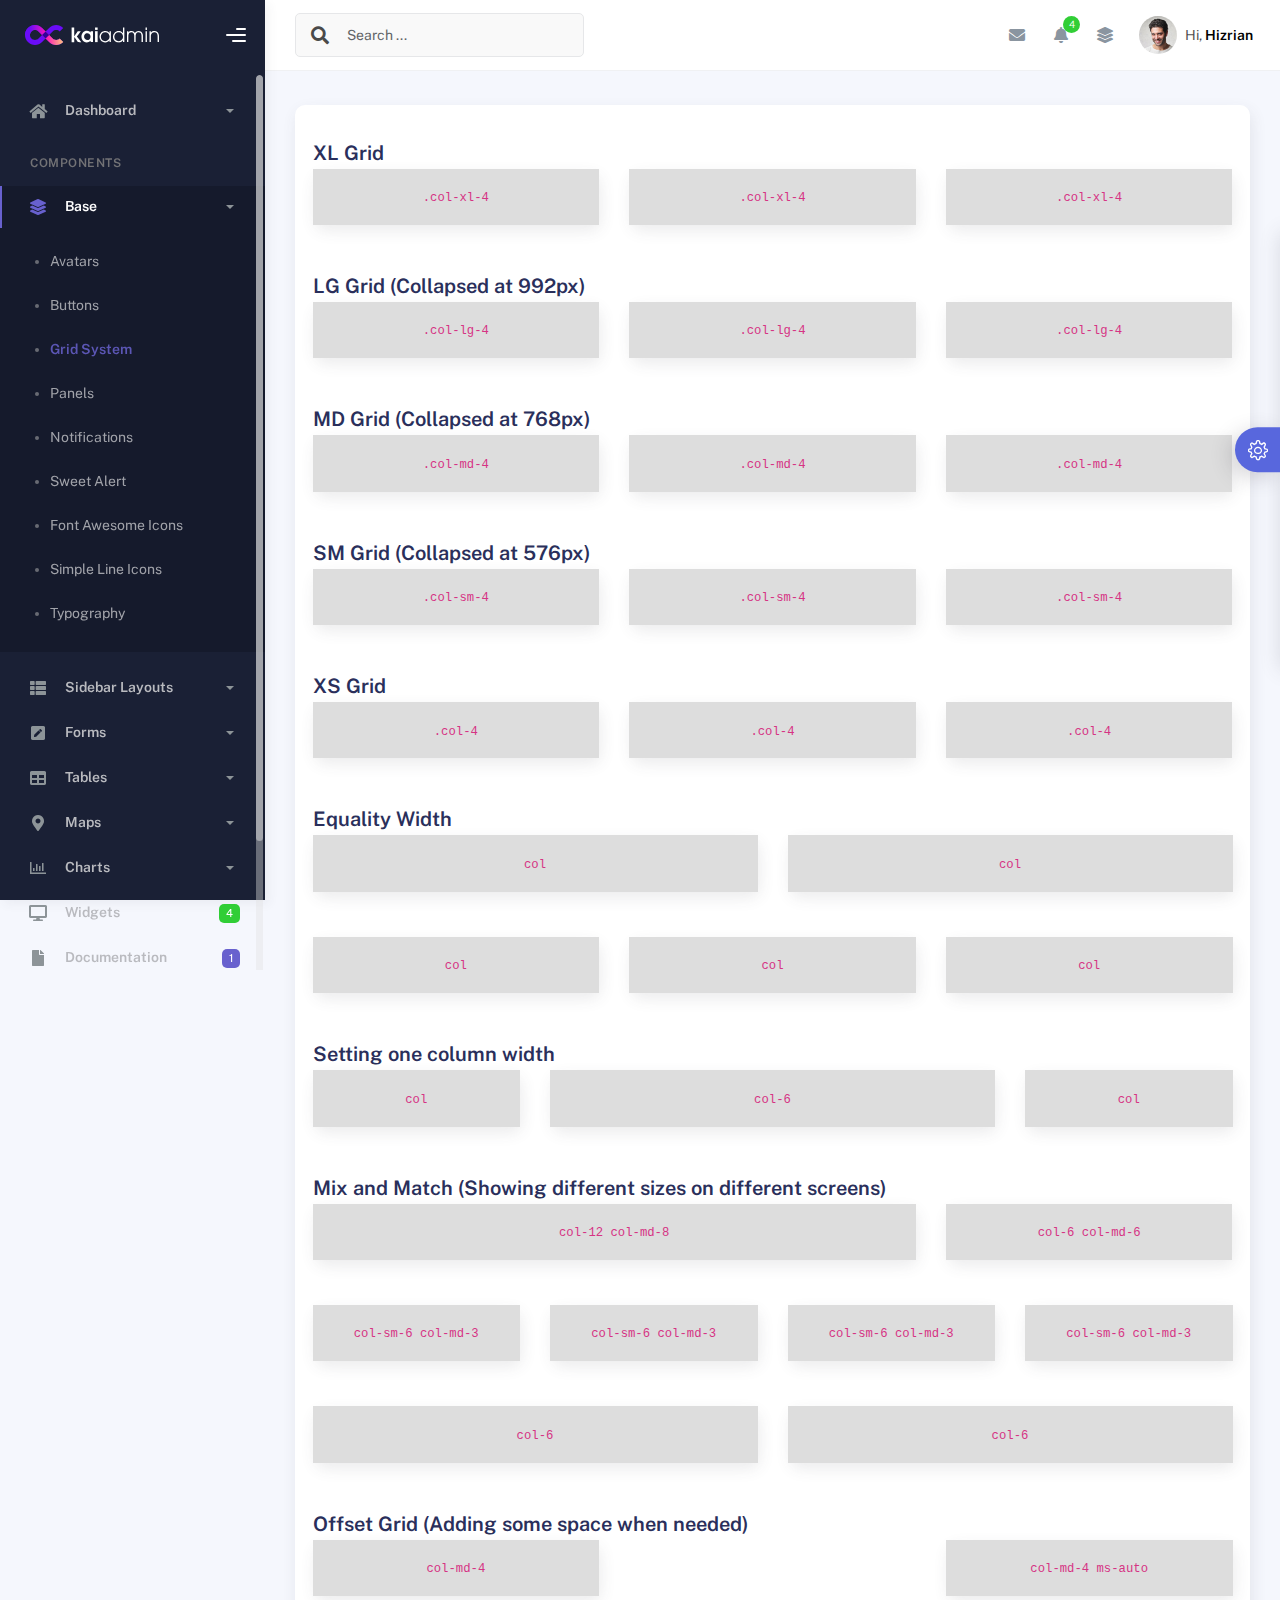
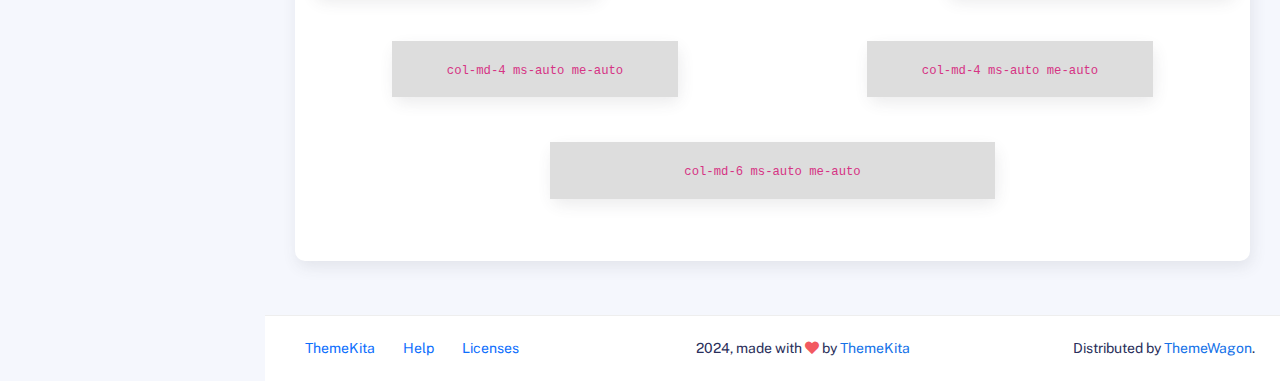
<file: components/gridsystem.html>
<!DOCTYPE html>
<html lang="en">
  <head>
    <meta http-equiv="X-UA-Compatible" content="IE=edge" />
    <title>Grid System - Kaiadmin Bootstrap 5 Admin Dashboard</title>
    <meta
      content="width=device-width, initial-scale=1.0, shrink-to-fit=no"
      name="viewport"
    />
    <link
      rel="icon"
      href="../assets/img/kaiadmin/favicon.ico"
      type="image/x-icon"
    />

    <!-- Fonts and icons -->
    <script src="../assets/js/plugin/webfont/webfont.min.js"></script>
    <script>
      WebFont.load({
        google: { families: ["Public Sans:300,400,500,600,700"] },
        custom: {
          families: [
            "Font Awesome 5 Solid",
            "Font Awesome 5 Regular",
            "Font Awesome 5 Brands",
            "simple-line-icons",
          ],
          urls: ["../assets/css/fonts.min.css"],
        },
        active: function () {
          sessionStorage.fonts = true;
        },
      });
    </script>

    <!-- CSS Files -->
    <link rel="stylesheet" href="../assets/css/bootstrap.min.css" />
    <link rel="stylesheet" href="../assets/css/plugins.min.css" />
    <link rel="stylesheet" href="../assets/css/kaiadmin.min.css" />

    <!-- CSS Just for demo purpose, don't include it in your project -->
    <link rel="stylesheet" href="../assets/css/demo.css" />
  </head>
  <body>
    <div class="wrapper">
      <!-- Sidebar -->
      <div class="sidebar" data-background-color="dark">
        <div class="sidebar-logo">
          <!-- Logo Header -->
          <div class="logo-header" data-background-color="dark">
            <a href="../index.html" class="logo">
              <img
                src="../assets/img/kaiadmin/logo_light.svg"
                alt="navbar brand"
                class="navbar-brand"
                height="20"
              />
            </a>
            <div class="nav-toggle">
              <button class="btn btn-toggle toggle-sidebar">
                <i class="gg-menu-right"></i>
              </button>
              <button class="btn btn-toggle sidenav-toggler">
                <i class="gg-menu-left"></i>
              </button>
            </div>
            <button class="topbar-toggler more">
              <i class="gg-more-vertical-alt"></i>
            </button>
          </div>
          <!-- End Logo Header -->
        </div>
        <div class="sidebar-wrapper scrollbar scrollbar-inner">
          <div class="sidebar-content">
            <ul class="nav nav-secondary">
              <li class="nav-item">
                <a
                  data-bs-toggle="collapse"
                  href="#dashboard"
                  class="collapsed"
                  aria-expanded="false"
                >
                  <i class="fas fa-home"></i>
                  <p>Dashboard</p>
                  <span class="caret"></span>
                </a>
                <div class="collapse" id="dashboard">
                  <ul class="nav nav-collapse">
                    <li>
                      <a href="../../demo1/index.html">
                        <span class="sub-item">Dashboard 1</span>
                      </a>
                    </li>
                  </ul>
                </div>
              </li>
              <li class="nav-section">
                <span class="sidebar-mini-icon">
                  <i class="fa fa-ellipsis-h"></i>
                </span>
                <h4 class="text-section">Components</h4>
              </li>
              <li class="nav-item active submenu">
                <a data-bs-toggle="collapse" href="#base">
                  <i class="fas fa-layer-group"></i>
                  <p>Base</p>
                  <span class="caret"></span>
                </a>
                <div class="collapse show" id="base">
                  <ul class="nav nav-collapse">
                    <li>
                      <a href="../components/avatars.html">
                        <span class="sub-item">Avatars</span>
                      </a>
                    </li>
                    <li>
                      <a href="../components/buttons.html">
                        <span class="sub-item">Buttons</span>
                      </a>
                    </li>
                    <li class="active">
                      <a href="../components/gridsystem.html">
                        <span class="sub-item">Grid System</span>
                      </a>
                    </li>
                    <li>
                      <a href="../components/panels.html">
                        <span class="sub-item">Panels</span>
                      </a>
                    </li>
                    <li>
                      <a href="../components/notifications.html">
                        <span class="sub-item">Notifications</span>
                      </a>
                    </li>
                    <li>
                      <a href="../components/sweetalert.html">
                        <span class="sub-item">Sweet Alert</span>
                      </a>
                    </li>
                    <li>
                      <a href="../components/font-awesome-icons.html">
                        <span class="sub-item">Font Awesome Icons</span>
                      </a>
                    </li>
                    <li>
                      <a href="../components/simple-line-icons.html">
                        <span class="sub-item">Simple Line Icons</span>
                      </a>
                    </li>
                    <li>
                      <a href="../components/typography.html">
                        <span class="sub-item">Typography</span>
                      </a>
                    </li>
                  </ul>
                </div>
              </li>
              <li class="nav-item">
                <a data-bs-toggle="collapse" href="#sidebarLayouts">
                  <i class="fas fa-th-list"></i>
                  <p>Sidebar Layouts</p>
                  <span class="caret"></span>
                </a>
                <div class="collapse" id="sidebarLayouts">
                  <ul class="nav nav-collapse">
                    <li>
                      <a href="../sidebar-style-2.html">
                        <span class="sub-item">Sidebar Style 2</span>
                      </a>
                    </li>
                    <li>
                      <a href="../icon-menu.html">
                        <span class="sub-item">Icon Menu</span>
                      </a>
                    </li>
                  </ul>
                </div>
              </li>
              <li class="nav-item">
                <a data-bs-toggle="collapse" href="#forms">
                  <i class="fas fa-pen-square"></i>
                  <p>Forms</p>
                  <span class="caret"></span>
                </a>
                <div class="collapse" id="forms">
                  <ul class="nav nav-collapse">
                    <li>
                      <a href="../forms/forms.html">
                        <span class="sub-item">Basic Form</span>
                      </a>
                    </li>
                  </ul>
                </div>
              </li>
              <li class="nav-item">
                <a data-bs-toggle="collapse" href="#tables">
                  <i class="fas fa-table"></i>
                  <p>Tables</p>
                  <span class="caret"></span>
                </a>
                <div class="collapse" id="tables">
                  <ul class="nav nav-collapse">
                    <li>
                      <a href="../tables/tables.html">
                        <span class="sub-item">Basic Table</span>
                      </a>
                    </li>
                    <li>
                      <a href="../tables/datatables.html">
                        <span class="sub-item">Datatables</span>
                      </a>
                    </li>
                  </ul>
                </div>
              </li>
              <li class="nav-item">
                <a data-bs-toggle="collapse" href="#maps">
                  <i class="fas fa-map-marker-alt"></i>
                  <p>Maps</p>
                  <span class="caret"></span>
                </a>
                <div class="collapse" id="maps">
                  <ul class="nav nav-collapse">
                    <li>
                      <a href="../maps/googlemaps.html">
                        <span class="sub-item">Google Maps</span>
                      </a>
                    </li>
                    <li>
                      <a href="../maps/jsvectormap.html">
                        <span class="sub-item">Jsvectormap</span>
                      </a>
                    </li>
                  </ul>
                </div>
              </li>
              <li class="nav-item">
                <a data-bs-toggle="collapse" href="#charts">
                  <i class="far fa-chart-bar"></i>
                  <p>Charts</p>
                  <span class="caret"></span>
                </a>
                <div class="collapse" id="charts">
                  <ul class="nav nav-collapse">
                    <li>
                      <a href="../charts/charts.html">
                        <span class="sub-item">Chart Js</span>
                      </a>
                    </li>
                    <li>
                      <a href="../charts/sparkline.html">
                        <span class="sub-item">Sparkline</span>
                      </a>
                    </li>
                  </ul>
                </div>
              </li>
              <li class="nav-item">
                <a href="../widgets.html">
                  <i class="fas fa-desktop"></i>
                  <p>Widgets</p>
                  <span class="badge badge-success">4</span>
                </a>
              </li>
              <li class="nav-item">
                <a href="../../../documentation/index.html">
                  <i class="fas fa-file"></i>
                  <p>Documentation</p>
                  <span class="badge badge-secondary">1</span>
                </a>
              </li>
              <li class="nav-item">
                <a data-bs-toggle="collapse" href="#submenu">
                  <i class="fas fa-bars"></i>
                  <p>Menu Levels</p>
                  <span class="caret"></span>
                </a>
                <div class="collapse" id="submenu">
                  <ul class="nav nav-collapse">
                    <li>
                      <a data-bs-toggle="collapse" href="#subnav1">
                        <span class="sub-item">Level 1</span>
                        <span class="caret"></span>
                      </a>
                      <div class="collapse" id="subnav1">
                        <ul class="nav nav-collapse subnav">
                          <li>
                            <a href="#">
                              <span class="sub-item">Level 2</span>
                            </a>
                          </li>
                          <li>
                            <a href="#">
                              <span class="sub-item">Level 2</span>
                            </a>
                          </li>
                        </ul>
                      </div>
                    </li>
                    <li>
                      <a data-bs-toggle="collapse" href="#subnav2">
                        <span class="sub-item">Level 1</span>
                        <span class="caret"></span>
                      </a>
                      <div class="collapse" id="subnav2">
                        <ul class="nav nav-collapse subnav">
                          <li>
                            <a href="#">
                              <span class="sub-item">Level 2</span>
                            </a>
                          </li>
                        </ul>
                      </div>
                    </li>
                    <li>
                      <a href="#">
                        <span class="sub-item">Level 1</span>
                      </a>
                    </li>
                  </ul>
                </div>
              </li>
            </ul>
          </div>
        </div>
      </div>
      <!-- End Sidebar -->

      <div class="main-panel">
        <div class="main-header">
          <div class="main-header-logo">
            <!-- Logo Header -->
            <div class="logo-header" data-background-color="dark">
              <a href="../index.html" class="logo">
                <img
                  src="../assets/img/kaiadmin/logo_light.svg"
                  alt="navbar brand"
                  class="navbar-brand"
                  height="20"
                />
              </a>
              <div class="nav-toggle">
                <button class="btn btn-toggle toggle-sidebar">
                  <i class="gg-menu-right"></i>
                </button>
                <button class="btn btn-toggle sidenav-toggler">
                  <i class="gg-menu-left"></i>
                </button>
              </div>
              <button class="topbar-toggler more">
                <i class="gg-more-vertical-alt"></i>
              </button>
            </div>
            <!-- End Logo Header -->
          </div>
          <!-- Navbar Header -->
          <nav
            class="navbar navbar-header navbar-header-transparent navbar-expand-lg border-bottom"
          >
            <div class="container-fluid">
              <nav
                class="navbar navbar-header-left navbar-expand-lg navbar-form nav-search p-0 d-none d-lg-flex"
              >
                <div class="input-group">
                  <div class="input-group-prepend">
                    <button type="submit" class="btn btn-search pe-1">
                      <i class="fa fa-search search-icon"></i>
                    </button>
                  </div>
                  <input
                    type="text"
                    placeholder="Search ..."
                    class="form-control"
                  />
                </div>
              </nav>

              <ul class="navbar-nav topbar-nav ms-md-auto align-items-center">
                <li
                  class="nav-item topbar-icon dropdown hidden-caret d-flex d-lg-none"
                >
                  <a
                    class="nav-link dropdown-toggle"
                    data-bs-toggle="dropdown"
                    href="#"
                    role="button"
                    aria-expanded="false"
                    aria-haspopup="true"
                  >
                    <i class="fa fa-search"></i>
                  </a>
                  <ul class="dropdown-menu dropdown-search animated fadeIn">
                    <form class="navbar-left navbar-form nav-search">
                      <div class="input-group">
                        <input
                          type="text"
                          placeholder="Search ..."
                          class="form-control"
                        />
                      </div>
                    </form>
                  </ul>
                </li>
                <li class="nav-item topbar-icon dropdown hidden-caret">
                  <a
                    class="nav-link dropdown-toggle"
                    href="#"
                    id="messageDropdown"
                    role="button"
                    data-bs-toggle="dropdown"
                    aria-haspopup="true"
                    aria-expanded="false"
                  >
                    <i class="fa fa-envelope"></i>
                  </a>
                  <ul
                    class="dropdown-menu messages-notif-box animated fadeIn"
                    aria-labelledby="messageDropdown"
                  >
                    <li>
                      <div
                        class="dropdown-title d-flex justify-content-between align-items-center"
                      >
                        Messages
                        <a href="#" class="small">Mark all as read</a>
                      </div>
                    </li>
                    <li>
                      <div class="message-notif-scroll scrollbar-outer">
                        <div class="notif-center">
                          <a href="#">
                            <div class="notif-img">
                              <img
                                src="../assets/img/jm_denis.jpg"
                                alt="Img Profile"
                              />
                            </div>
                            <div class="notif-content">
                              <span class="subject">Jimmy Denis</span>
                              <span class="block"> How are you ? </span>
                              <span class="time">5 minutes ago</span>
                            </div>
                          </a>
                          <a href="#">
                            <div class="notif-img">
                              <img
                                src="../assets/img/chadengle.jpg"
                                alt="Img Profile"
                              />
                            </div>
                            <div class="notif-content">
                              <span class="subject">Chad</span>
                              <span class="block"> Ok, Thanks ! </span>
                              <span class="time">12 minutes ago</span>
                            </div>
                          </a>
                          <a href="#">
                            <div class="notif-img">
                              <img
                                src="../assets/img/mlane.jpg"
                                alt="Img Profile"
                              />
                            </div>
                            <div class="notif-content">
                              <span class="subject">Jhon Doe</span>
                              <span class="block">
                                Ready for the meeting today...
                              </span>
                              <span class="time">12 minutes ago</span>
                            </div>
                          </a>
                          <a href="#">
                            <div class="notif-img">
                              <img
                                src="../assets/img/talha.jpg"
                                alt="Img Profile"
                              />
                            </div>
                            <div class="notif-content">
                              <span class="subject">Talha</span>
                              <span class="block"> Hi, Apa Kabar ? </span>
                              <span class="time">17 minutes ago</span>
                            </div>
                          </a>
                        </div>
                      </div>
                    </li>
                    <li>
                      <a class="see-all" href="javascript:void(0);"
                        >See all messages<i class="fa fa-angle-right"></i>
                      </a>
                    </li>
                  </ul>
                </li>
                <li class="nav-item topbar-icon dropdown hidden-caret">
                  <a
                    class="nav-link dropdown-toggle"
                    href="#"
                    id="notifDropdown"
                    role="button"
                    data-bs-toggle="dropdown"
                    aria-haspopup="true"
                    aria-expanded="false"
                  >
                    <i class="fa fa-bell"></i>
                    <span class="notification">4</span>
                  </a>
                  <ul
                    class="dropdown-menu notif-box animated fadeIn"
                    aria-labelledby="notifDropdown"
                  >
                    <li>
                      <div class="dropdown-title">
                        You have 4 new notification
                      </div>
                    </li>
                    <li>
                      <div class="notif-scroll scrollbar-outer">
                        <div class="notif-center">
                          <a href="#">
                            <div class="notif-icon notif-primary">
                              <i class="fa fa-user-plus"></i>
                            </div>
                            <div class="notif-content">
                              <span class="block"> New user registered </span>
                              <span class="time">5 minutes ago</span>
                            </div>
                          </a>
                          <a href="#">
                            <div class="notif-icon notif-success">
                              <i class="fa fa-comment"></i>
                            </div>
                            <div class="notif-content">
                              <span class="block">
                                Rahmad commented on Admin
                              </span>
                              <span class="time">12 minutes ago</span>
                            </div>
                          </a>
                          <a href="#">
                            <div class="notif-img">
                              <img
                                src="../assets/img/profile2.jpg"
                                alt="Img Profile"
                              />
                            </div>
                            <div class="notif-content">
                              <span class="block">
                                Reza send messages to you
                              </span>
                              <span class="time">12 minutes ago</span>
                            </div>
                          </a>
                          <a href="#">
                            <div class="notif-icon notif-danger">
                              <i class="fa fa-heart"></i>
                            </div>
                            <div class="notif-content">
                              <span class="block"> Farrah liked Admin </span>
                              <span class="time">17 minutes ago</span>
                            </div>
                          </a>
                        </div>
                      </div>
                    </li>
                    <li>
                      <a class="see-all" href="javascript:void(0);"
                        >See all notifications<i class="fa fa-angle-right"></i>
                      </a>
                    </li>
                  </ul>
                </li>
                <li class="nav-item topbar-icon dropdown hidden-caret">
                  <a
                    class="nav-link"
                    data-bs-toggle="dropdown"
                    href="#"
                    aria-expanded="false"
                  >
                    <i class="fas fa-layer-group"></i>
                  </a>
                  <div class="dropdown-menu quick-actions animated fadeIn">
                    <div class="quick-actions-header">
                      <span class="title mb-1">Quick Actions</span>
                      <span class="subtitle op-7">Shortcuts</span>
                    </div>
                    <div class="quick-actions-scroll scrollbar-outer">
                      <div class="quick-actions-items">
                        <div class="row m-0">
                          <a class="col-6 col-md-4 p-0" href="#">
                            <div class="quick-actions-item">
                              <div class="avatar-item bg-danger rounded-circle">
                                <i class="far fa-calendar-alt"></i>
                              </div>
                              <span class="text">Calendar</span>
                            </div>
                          </a>
                          <a class="col-6 col-md-4 p-0" href="#">
                            <div class="quick-actions-item">
                              <div
                                class="avatar-item bg-warning rounded-circle"
                              >
                                <i class="fas fa-map"></i>
                              </div>
                              <span class="text">Maps</span>
                            </div>
                          </a>
                          <a class="col-6 col-md-4 p-0" href="#">
                            <div class="quick-actions-item">
                              <div class="avatar-item bg-info rounded-circle">
                                <i class="fas fa-file-excel"></i>
                              </div>
                              <span class="text">Reports</span>
                            </div>
                          </a>
                          <a class="col-6 col-md-4 p-0" href="#">
                            <div class="quick-actions-item">
                              <div
                                class="avatar-item bg-success rounded-circle"
                              >
                                <i class="fas fa-envelope"></i>
                              </div>
                              <span class="text">Emails</span>
                            </div>
                          </a>
                          <a class="col-6 col-md-4 p-0" href="#">
                            <div class="quick-actions-item">
                              <div
                                class="avatar-item bg-primary rounded-circle"
                              >
                                <i class="fas fa-file-invoice-dollar"></i>
                              </div>
                              <span class="text">Invoice</span>
                            </div>
                          </a>
                          <a class="col-6 col-md-4 p-0" href="#">
                            <div class="quick-actions-item">
                              <div
                                class="avatar-item bg-secondary rounded-circle"
                              >
                                <i class="fas fa-credit-card"></i>
                              </div>
                              <span class="text">Payments</span>
                            </div>
                          </a>
                        </div>
                      </div>
                    </div>
                  </div>
                </li>

                <li class="nav-item topbar-user dropdown hidden-caret">
                  <a
                    class="dropdown-toggle profile-pic"
                    data-bs-toggle="dropdown"
                    href="#"
                    aria-expanded="false"
                  >
                    <div class="avatar-sm">
                      <img
                        src="../assets/img/profile.jpg"
                        alt="..."
                        class="avatar-img rounded-circle"
                      />
                    </div>
                    <span class="profile-username">
                      <span class="op-7">Hi,</span>
                      <span class="fw-bold">Hizrian</span>
                    </span>
                  </a>
                  <ul class="dropdown-menu dropdown-user animated fadeIn">
                    <div class="dropdown-user-scroll scrollbar-outer">
                      <li>
                        <div class="user-box">
                          <div class="avatar-lg">
                            <img
                              src="../assets/img/profile.jpg"
                              alt="image profile"
                              class="avatar-img rounded"
                            />
                          </div>
                          <div class="u-text">
                            <h4>Hizrian</h4>
                            <p class="text-muted">hello@example.com</p>
                            <a
                              href="profile.html"
                              class="btn btn-xs btn-secondary btn-sm"
                              >View Profile</a
                            >
                          </div>
                        </div>
                      </li>
                      <li>
                        <div class="dropdown-divider"></div>
                        <a class="dropdown-item" href="#">My Profile</a>
                        <a class="dropdown-item" href="#">My Balance</a>
                        <a class="dropdown-item" href="#">Inbox</a>
                        <div class="dropdown-divider"></div>
                        <a class="dropdown-item" href="#">Account Setting</a>
                        <div class="dropdown-divider"></div>
                        <a class="dropdown-item" href="#">Logout</a>
                      </li>
                    </div>
                  </ul>
                </li>
              </ul>
            </div>
          </nav>
          <!-- End Navbar -->
        </div>

        <div class="container">
          <div class="page-inner">
            <div class="page-header">
              <h3 class="fw-bold mb-3">Grid System</h3>
              <ul class="breadcrumbs mb-3">
                <li class="nav-home">
                  <a href="#">
                    <i class="icon-home"></i>
                  </a>
                </li>
                <li class="separator">
                  <i class="icon-arrow-right"></i>
                </li>
                <li class="nav-item">
                  <a href="#">Base</a>
                </li>
                <li class="separator">
                  <i class="icon-arrow-right"></i>
                </li>
                <li class="nav-item">
                  <a href="#">Grid System</a>
                </li>
              </ul>
            </div>
            <div class="card">
              <div class="card-body">
                <h4 class="card-title mt-3">XL Grid</h4>
                <div class="row row-demo-grid">
                  <div class="col-xl-4">
                    <div class="card">
                      <div class="card-body"><code>.col-xl-4</code></div>
                    </div>
                  </div>
                  <div class="col-xl-4">
                    <div class="card">
                      <div class="card-body"><code>.col-xl-4</code></div>
                    </div>
                  </div>
                  <div class="col-xl-4">
                    <div class="card">
                      <div class="card-body"><code>.col-xl-4</code></div>
                    </div>
                  </div>
                </div>

                <h4 class="card-title">LG Grid (Collapsed at 992px)</h4>
                <div class="row row-demo-grid">
                  <div class="col-lg-4">
                    <div class="card">
                      <div class="card-body"><code>.col-lg-4</code></div>
                    </div>
                  </div>
                  <div class="col-lg-4">
                    <div class="card">
                      <div class="card-body"><code>.col-lg-4</code></div>
                    </div>
                  </div>
                  <div class="col-lg-4">
                    <div class="card">
                      <div class="card-body"><code>.col-lg-4</code></div>
                    </div>
                  </div>
                </div>

                <h4 class="card-title">MD Grid (Collapsed at 768px)</h4>
                <div class="row row-demo-grid">
                  <div class="col-md-4">
                    <div class="card">
                      <div class="card-body"><code>.col-md-4</code></div>
                    </div>
                  </div>
                  <div class="col-md-4">
                    <div class="card">
                      <div class="card-body"><code>.col-md-4</code></div>
                    </div>
                  </div>
                  <div class="col-md-4">
                    <div class="card">
                      <div class="card-body"><code>.col-md-4</code></div>
                    </div>
                  </div>
                </div>

                <h4 class="card-title">SM Grid (Collapsed at 576px)</h4>
                <div class="row row-demo-grid">
                  <div class="col-sm-4">
                    <div class="card">
                      <div class="card-body"><code>.col-sm-4</code></div>
                    </div>
                  </div>
                  <div class="col-sm-4">
                    <div class="card">
                      <div class="card-body"><code>.col-sm-4</code></div>
                    </div>
                  </div>
                  <div class="col-sm-4">
                    <div class="card">
                      <div class="card-body"><code>.col-sm-4</code></div>
                    </div>
                  </div>
                </div>

                <h4 class="card-title">XS Grid</h4>
                <div class="row row-demo-grid">
                  <div class="col-4">
                    <div class="card">
                      <div class="card-body"><code>.col-4</code></div>
                    </div>
                  </div>
                  <div class="col-4">
                    <div class="card">
                      <div class="card-body"><code>.col-4</code></div>
                    </div>
                  </div>
                  <div class="col-4">
                    <div class="card">
                      <div class="card-body"><code>.col-4</code></div>
                    </div>
                  </div>
                </div>

                <h4 class="card-title">Equality Width</h4>
                <div class="row row-demo-grid">
                  <div class="col">
                    <div class="card">
                      <div class="card-body"><code>col</code></div>
                    </div>
                  </div>
                  <div class="col">
                    <div class="card">
                      <div class="card-body"><code>col</code></div>
                    </div>
                  </div>
                </div>
                <div class="row row-demo-grid">
                  <div class="col">
                    <div class="card">
                      <div class="card-body"><code>col</code></div>
                    </div>
                  </div>
                  <div class="col">
                    <div class="card">
                      <div class="card-body"><code>col</code></div>
                    </div>
                  </div>
                  <div class="col">
                    <div class="card">
                      <div class="card-body"><code>col</code></div>
                    </div>
                  </div>
                </div>

                <h4 class="card-title">Setting one column width</h4>
                <div class="row row-demo-grid">
                  <div class="col">
                    <div class="card">
                      <div class="card-body"><code>col</code></div>
                    </div>
                  </div>
                  <div class="col-6">
                    <div class="card">
                      <div class="card-body"><code>col-6</code></div>
                    </div>
                  </div>
                  <div class="col">
                    <div class="card">
                      <div class="card-body"><code>col</code></div>
                    </div>
                  </div>
                </div>

                <h4 class="card-title">
                  Mix and Match (Showing different sizes on different screens)
                </h4>
                <!-- Stack the columns on mobile by making one full-width and the other half-width -->
                <div class="row row-demo-grid">
                  <div class="col-12 col-md-8">
                    <div class="card">
                      <div class="card-body"><code>col-12 col-md-8</code></div>
                    </div>
                  </div>
                  <div class="col-6 col-md-4">
                    <div class="card">
                      <div class="card-body"><code>col-6 col-md-6</code></div>
                    </div>
                  </div>
                </div>

                <!-- Columns start at 50% wide on mobile and bump up to 33.3% wide on desktop -->
                <div class="row row-demo-grid">
                  <div class="col-sm-6 col-md-3">
                    <div class="card">
                      <div class="card-body">
                        <code>col-sm-6 col-md-3</code>
                      </div>
                    </div>
                  </div>
                  <div class="col-sm-6 col-md-3">
                    <div class="card">
                      <div class="card-body">
                        <code>col-sm-6 col-md-3</code>
                      </div>
                    </div>
                  </div>
                  <div class="col-sm-6 col-md-3">
                    <div class="card">
                      <div class="card-body">
                        <code>col-sm-6 col-md-3</code>
                      </div>
                    </div>
                  </div>
                  <div class="col-sm-6 col-md-3">
                    <div class="card">
                      <div class="card-body">
                        <code>col-sm-6 col-md-3</code>
                      </div>
                    </div>
                  </div>
                </div>

                <!-- Columns are always 50% wide, on mobile and desktop -->
                <div class="row row-demo-grid">
                  <div class="col-6">
                    <div class="card">
                      <div class="card-body"><code>col-6</code></div>
                    </div>
                  </div>
                  <div class="col-6">
                    <div class="card">
                      <div class="card-body"><code>col-6</code></div>
                    </div>
                  </div>
                </div>

                <h4 class="card-title">
                  Offset Grid (Adding some space when needed)
                </h4>
                <div class="row row-demo-grid">
                  <div class="col-md-4">
                    <div class="card">
                      <div class="card-body text-center">
                        <code>col-md-4</code>
                      </div>
                    </div>
                  </div>
                  <div class="col-md-4 ms-auto">
                    <div class="card">
                      <div class="card-body text-center">
                        <code>col-md-4 ms-auto</code>
                      </div>
                    </div>
                  </div>
                </div>

                <div class="row row-demo-grid">
                  <div class="col-md-4 ms-auto me-auto">
                    <div class="card">
                      <div class="card-body text-center">
                        <code>col-md-4 ms-auto me-auto</code>
                      </div>
                    </div>
                  </div>
                  <div class="col-md-4 ms-auto me-auto">
                    <div class="card">
                      <div class="card-body text-center">
                        <code>col-md-4 ms-auto me-auto</code>
                      </div>
                    </div>
                  </div>
                </div>

                <div class="row row-demo-grid">
                  <div class="col-md-6 ms-auto me-auto">
                    <div class="card">
                      <div class="card-body text-center">
                        <code>col-md-6 ms-auto me-auto</code>
                      </div>
                    </div>
                  </div>
                </div>
              </div>
            </div>
          </div>

        <footer class="footer">
          <div class="container-fluid d-flex justify-content-between">
            <nav class="pull-left">
              <ul class="nav">
                <li class="nav-item">
                  <a class="nav-link" href="http://www.themekita.com">
                    ThemeKita
                  </a>
                </li>
                <li class="nav-item">
                  <a class="nav-link" href="#"> Help </a>
                </li>
                <li class="nav-item">
                  <a class="nav-link" href="#"> Licenses </a>
                </li>
              </ul>
            </nav>
            <div class="copyright">
              2024, made with <i class="fa fa-heart heart text-danger"></i> by
              <a href="http://www.themekita.com">ThemeKita</a>
            </div>
            <div>
              Distributed by
              <a target="_blank" href="https://themewagon.com/">ThemeWagon</a>.
            </div>
          </div>
        </footer>
      </div>

      <!-- Custom template | don't include it in your project! -->
      <div class="custom-template">
        <div class="title">Settings</div>
        <div class="custom-content">
          <div class="switcher">
            <div class="switch-block">
              <h4>Logo Header</h4>
              <div class="btnSwitch">
                <button
                  type="button"
                  class="selected changeLogoHeaderColor"
                  data-color="dark"
                ></button>
                <button
                  type="button"
                  class="selected changeLogoHeaderColor"
                  data-color="blue"
                ></button>
                <button
                  type="button"
                  class="changeLogoHeaderColor"
                  data-color="purple"
                ></button>
                <button
                  type="button"
                  class="changeLogoHeaderColor"
                  data-color="light-blue"
                ></button>
                <button
                  type="button"
                  class="changeLogoHeaderColor"
                  data-color="green"
                ></button>
                <button
                  type="button"
                  class="changeLogoHeaderColor"
                  data-color="orange"
                ></button>
                <button
                  type="button"
                  class="changeLogoHeaderColor"
                  data-color="red"
                ></button>
                <button
                  type="button"
                  class="changeLogoHeaderColor"
                  data-color="white"
                ></button>
                <br />
                <button
                  type="button"
                  class="changeLogoHeaderColor"
                  data-color="dark2"
                ></button>
                <button
                  type="button"
                  class="changeLogoHeaderColor"
                  data-color="blue2"
                ></button>
                <button
                  type="button"
                  class="changeLogoHeaderColor"
                  data-color="purple2"
                ></button>
                <button
                  type="button"
                  class="changeLogoHeaderColor"
                  data-color="light-blue2"
                ></button>
                <button
                  type="button"
                  class="changeLogoHeaderColor"
                  data-color="green2"
                ></button>
                <button
                  type="button"
                  class="changeLogoHeaderColor"
                  data-color="orange2"
                ></button>
                <button
                  type="button"
                  class="changeLogoHeaderColor"
                  data-color="red2"
                ></button>
              </div>
            </div>
            <div class="switch-block">
              <h4>Navbar Header</h4>
              <div class="btnSwitch">
                <button
                  type="button"
                  class="changeTopBarColor"
                  data-color="dark"
                ></button>
                <button
                  type="button"
                  class="changeTopBarColor"
                  data-color="blue"
                ></button>
                <button
                  type="button"
                  class="changeTopBarColor"
                  data-color="purple"
                ></button>
                <button
                  type="button"
                  class="changeTopBarColor"
                  data-color="light-blue"
                ></button>
                <button
                  type="button"
                  class="changeTopBarColor"
                  data-color="green"
                ></button>
                <button
                  type="button"
                  class="changeTopBarColor"
                  data-color="orange"
                ></button>
                <button
                  type="button"
                  class="changeTopBarColor"
                  data-color="red"
                ></button>
                <button
                  type="button"
                  class="changeTopBarColor"
                  data-color="white"
                ></button>
                <br />
                <button
                  type="button"
                  class="changeTopBarColor"
                  data-color="dark2"
                ></button>
                <button
                  type="button"
                  class="selected changeTopBarColor"
                  data-color="blue2"
                ></button>
                <button
                  type="button"
                  class="changeTopBarColor"
                  data-color="purple2"
                ></button>
                <button
                  type="button"
                  class="changeTopBarColor"
                  data-color="light-blue2"
                ></button>
                <button
                  type="button"
                  class="changeTopBarColor"
                  data-color="green2"
                ></button>
                <button
                  type="button"
                  class="changeTopBarColor"
                  data-color="orange2"
                ></button>
                <button
                  type="button"
                  class="changeTopBarColor"
                  data-color="red2"
                ></button>
              </div>
            </div>
            <div class="switch-block">
              <h4>Sidebar</h4>
              <div class="btnSwitch">
                <button
                  type="button"
                  class="selected changeSideBarColor"
                  data-color="white"
                ></button>
                <button
                  type="button"
                  class="changeSideBarColor"
                  data-color="dark"
                ></button>
                <button
                  type="button"
                  class="changeSideBarColor"
                  data-color="dark2"
                ></button>
              </div>
            </div>
          </div>
        </div>
        <div class="custom-toggle">
          <i class="icon-settings"></i>
        </div>
      </div>
      <!-- End Custom template -->
    </div>
    <!--   Core JS Files   -->
    <script src="../assets/js/core/jquery-3.7.1.min.js"></script>
    <script src="../assets/js/core/popper.min.js"></script>
    <script src="../assets/js/core/bootstrap.min.js"></script>

    <!-- jQuery Scrollbar -->
    <script src="../assets/js/plugin/jquery-scrollbar/jquery.scrollbar.min.js"></script>
    <!-- Moment JS -->
    <script src="../assets/js/plugin/moment/moment.min.js"></script>

    <!-- Chart JS -->
    <script src="../assets/js/plugin/chart.js/chart.min.js"></script>

    <!-- jQuery Sparkline -->
    <script src="../assets/js/plugin/jquery.sparkline/jquery.sparkline.min.js"></script>

    <!-- Chart Circle -->
    <script src="../assets/js/plugin/chart-circle/circles.min.js"></script>

    <!-- Datatables -->
    <script src="../assets/js/plugin/datatables/datatables.min.js"></script>

    <!-- Bootstrap Notify -->
    <script src="../assets/js/plugin/bootstrap-notify/bootstrap-notify.min.js"></script>

    <!-- jQuery Vector Maps -->
    <script src="../assets/js/plugin/jsvectormap/jsvectormap.min.js"></script>
    <script src="../assets/js/plugin/jsvectormap/world.js"></script>

    <!-- Sweet Alert -->
    <script src="../assets/js/plugin/sweetalert/sweetalert.min.js"></script>

    <!-- Kaiadmin JS -->
    <script src="../assets/js/kaiadmin.min.js"></script>

    <!-- Kaiadmin DEMO methods, don't include it in your project! -->
    <script src="../assets/js/setting-demo2.js"></script>
  </body>
</html>
</file>
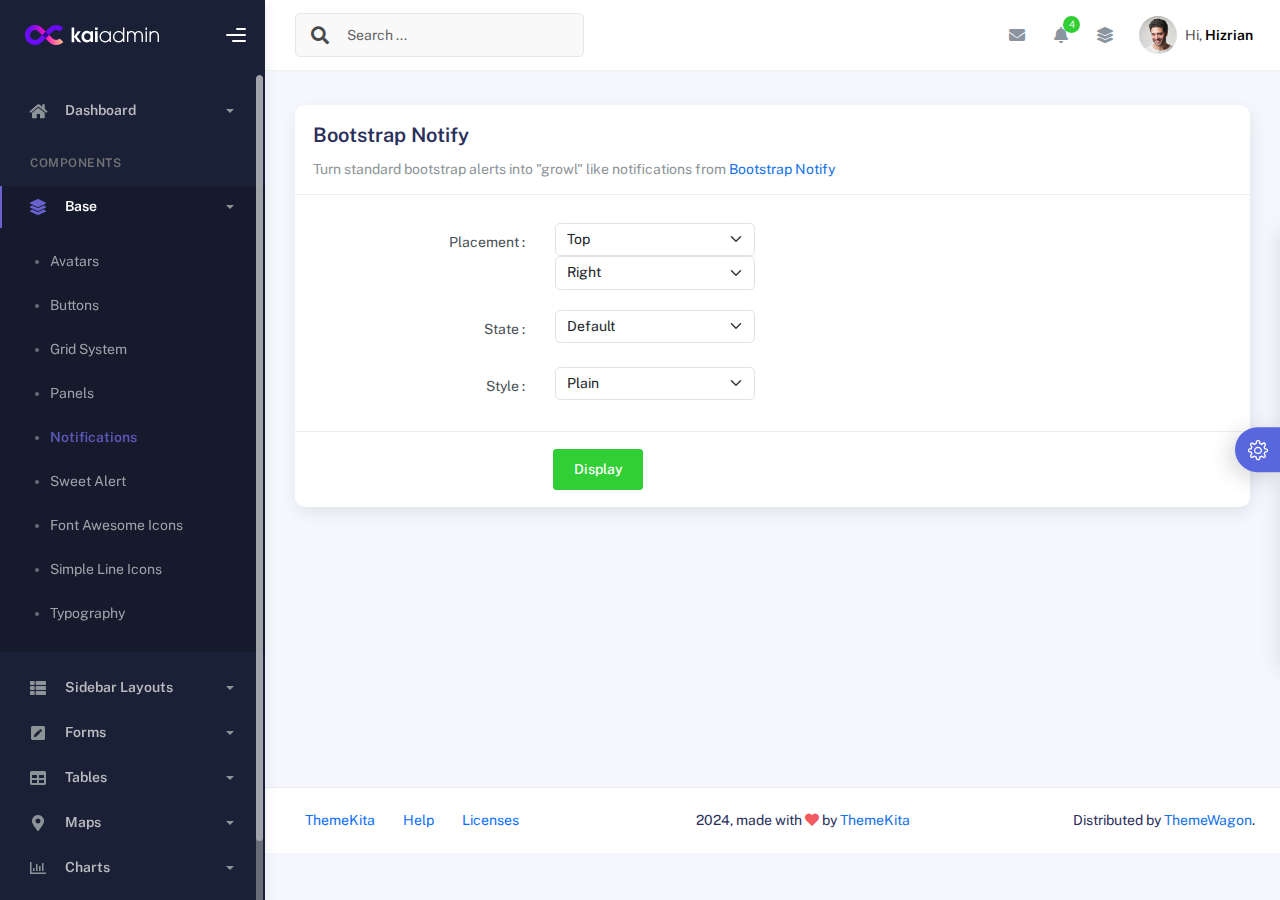
<file: components/notifications.html>
<!DOCTYPE html>
<html lang="en">
  <head>
    <meta http-equiv="X-UA-Compatible" content="IE=edge" />
    <title>Notifications - Kaiadmin Bootstrap 5 Admin Dashboard</title>
    <meta
      content="width=device-width, initial-scale=1.0, shrink-to-fit=no"
      name="viewport"
    />
    <link
      rel="icon"
      href="../assets/img/kaiadmin/favicon.ico"
      type="image/x-icon"
    />

    <!-- Fonts and icons -->
    <script src="../assets/js/plugin/webfont/webfont.min.js"></script>
    <script>
      WebFont.load({
        google: { families: ["Public Sans:300,400,500,600,700"] },
        custom: {
          families: [
            "Font Awesome 5 Solid",
            "Font Awesome 5 Regular",
            "Font Awesome 5 Brands",
            "simple-line-icons",
          ],
          urls: ["../assets/css/fonts.min.css"],
        },
        active: function () {
          sessionStorage.fonts = true;
        },
      });
    </script>

    <!-- CSS Files -->
    <link rel="stylesheet" href="../assets/css/bootstrap.min.css" />
    <link rel="stylesheet" href="../assets/css/plugins.min.css" />
    <link rel="stylesheet" href="../assets/css/kaiadmin.min.css" />

    <!-- CSS Just for demo purpose, don't include it in your project -->
    <link rel="stylesheet" href="../assets/css/demo.css" />
  </head>
  <body>
    <div class="wrapper">
      <!-- Sidebar -->
      <div class="sidebar" data-background-color="dark">
        <div class="sidebar-logo">
          <!-- Logo Header -->
          <div class="logo-header" data-background-color="dark">
            <a href="../index.html" class="logo">
              <img
                src="../assets/img/kaiadmin/logo_light.svg"
                alt="navbar brand"
                class="navbar-brand"
                height="20"
              />
            </a>
            <div class="nav-toggle">
              <button class="btn btn-toggle toggle-sidebar">
                <i class="gg-menu-right"></i>
              </button>
              <button class="btn btn-toggle sidenav-toggler">
                <i class="gg-menu-left"></i>
              </button>
            </div>
            <button class="topbar-toggler more">
              <i class="gg-more-vertical-alt"></i>
            </button>
          </div>
          <!-- End Logo Header -->
        </div>
        <div class="sidebar-wrapper scrollbar scrollbar-inner">
          <div class="sidebar-content">
            <ul class="nav nav-secondary">
              <li class="nav-item">
                <a
                  data-bs-toggle="collapse"
                  href="#dashboard"
                  class="collapsed"
                  aria-expanded="false"
                >
                  <i class="fas fa-home"></i>
                  <p>Dashboard</p>
                  <span class="caret"></span>
                </a>
                <div class="collapse" id="dashboard">
                  <ul class="nav nav-collapse">
                    <li>
                      <a href="../../demo1/index.html">
                        <span class="sub-item">Dashboard 1</span>
                      </a>
                    </li>
                  </ul>
                </div>
              </li>
              <li class="nav-section">
                <span class="sidebar-mini-icon">
                  <i class="fa fa-ellipsis-h"></i>
                </span>
                <h4 class="text-section">Components</h4>
              </li>
              <li class="nav-item active submenu">
                <a data-bs-toggle="collapse" href="#base">
                  <i class="fas fa-layer-group"></i>
                  <p>Base</p>
                  <span class="caret"></span>
                </a>
                <div class="collapse show" id="base">
                  <ul class="nav nav-collapse">
                    <li>
                      <a href="../components/avatars.html">
                        <span class="sub-item">Avatars</span>
                      </a>
                    </li>
                    <li>
                      <a href="../components/buttons.html">
                        <span class="sub-item">Buttons</span>
                      </a>
                    </li>
                    <li>
                      <a href="../components/gridsystem.html">
                        <span class="sub-item">Grid System</span>
                      </a>
                    </li>
                    <li>
                      <a href="../components/panels.html">
                        <span class="sub-item">Panels</span>
                      </a>
                    </li>
                    <li class="active">
                      <a href="../components/notifications.html">
                        <span class="sub-item">Notifications</span>
                      </a>
                    </li>
                    <li>
                      <a href="../components/sweetalert.html">
                        <span class="sub-item">Sweet Alert</span>
                      </a>
                    </li>
                    <li>
                      <a href="../components/font-awesome-icons.html">
                        <span class="sub-item">Font Awesome Icons</span>
                      </a>
                    </li>
                    <li>
                      <a href="../components/simple-line-icons.html">
                        <span class="sub-item">Simple Line Icons</span>
                      </a>
                    </li>
                    <li>
                      <a href="../components/typography.html">
                        <span class="sub-item">Typography</span>
                      </a>
                    </li>
                  </ul>
                </div>
              </li>
              <li class="nav-item">
                <a data-bs-toggle="collapse" href="#sidebarLayouts">
                  <i class="fas fa-th-list"></i>
                  <p>Sidebar Layouts</p>
                  <span class="caret"></span>
                </a>
                <div class="collapse" id="sidebarLayouts">
                  <ul class="nav nav-collapse">
                    <li>
                      <a href="../sidebar-style-2.html">
                        <span class="sub-item">Sidebar Style 2</span>
                      </a>
                    </li>
                    <li>
                      <a href="../icon-menu.html">
                        <span class="sub-item">Icon Menu</span>
                      </a>
                    </li>
                  </ul>
                </div>
              </li>
              <li class="nav-item">
                <a data-bs-toggle="collapse" href="#forms">
                  <i class="fas fa-pen-square"></i>
                  <p>Forms</p>
                  <span class="caret"></span>
                </a>
                <div class="collapse" id="forms">
                  <ul class="nav nav-collapse">
                    <li>
                      <a href="../forms/forms.html">
                        <span class="sub-item">Basic Form</span>
                      </a>
                    </li>
                  </ul>
                </div>
              </li>
              <li class="nav-item">
                <a data-bs-toggle="collapse" href="#tables">
                  <i class="fas fa-table"></i>
                  <p>Tables</p>
                  <span class="caret"></span>
                </a>
                <div class="collapse" id="tables">
                  <ul class="nav nav-collapse">
                    <li>
                      <a href="../tables/tables.html">
                        <span class="sub-item">Basic Table</span>
                      </a>
                    </li>
                    <li>
                      <a href="../tables/datatables.html">
                        <span class="sub-item">Datatables</span>
                      </a>
                    </li>
                  </ul>
                </div>
              </li>
              <li class="nav-item">
                <a data-bs-toggle="collapse" href="#maps">
                  <i class="fas fa-map-marker-alt"></i>
                  <p>Maps</p>
                  <span class="caret"></span>
                </a>
                <div class="collapse" id="maps">
                  <ul class="nav nav-collapse">
                    <li>
                      <a href="../maps/googlemaps.html">
                        <span class="sub-item">Google Maps</span>
                      </a>
                    </li>
                    <li>
                      <a href="../maps/jsvectormap.html">
                        <span class="sub-item">Jsvectormap</span>
                      </a>
                    </li>
                  </ul>
                </div>
              </li>
              <li class="nav-item">
                <a data-bs-toggle="collapse" href="#charts">
                  <i class="far fa-chart-bar"></i>
                  <p>Charts</p>
                  <span class="caret"></span>
                </a>
                <div class="collapse" id="charts">
                  <ul class="nav nav-collapse">
                    <li>
                      <a href="../charts/charts.html">
                        <span class="sub-item">Chart Js</span>
                      </a>
                    </li>
                    <li>
                      <a href="../charts/sparkline.html">
                        <span class="sub-item">Sparkline</span>
                      </a>
                    </li>
                  </ul>
                </div>
              </li>
              <li class="nav-item">
                <a href="../widgets.html">
                  <i class="fas fa-desktop"></i>
                  <p>Widgets</p>
                  <span class="badge badge-success">4</span>
                </a>
              </li>
              <li class="nav-item">
                <a href="../../../documentation/index.html">
                  <i class="fas fa-file"></i>
                  <p>Documentation</p>
                  <span class="badge badge-secondary">1</span>
                </a>
              </li>
              <li class="nav-item">
                <a data-bs-toggle="collapse" href="#submenu">
                  <i class="fas fa-bars"></i>
                  <p>Menu Levels</p>
                  <span class="caret"></span>
                </a>
                <div class="collapse" id="submenu">
                  <ul class="nav nav-collapse">
                    <li>
                      <a data-bs-toggle="collapse" href="#subnav1">
                        <span class="sub-item">Level 1</span>
                        <span class="caret"></span>
                      </a>
                      <div class="collapse" id="subnav1">
                        <ul class="nav nav-collapse subnav">
                          <li>
                            <a href="#">
                              <span class="sub-item">Level 2</span>
                            </a>
                          </li>
                          <li>
                            <a href="#">
                              <span class="sub-item">Level 2</span>
                            </a>
                          </li>
                        </ul>
                      </div>
                    </li>
                    <li>
                      <a data-bs-toggle="collapse" href="#subnav2">
                        <span class="sub-item">Level 1</span>
                        <span class="caret"></span>
                      </a>
                      <div class="collapse" id="subnav2">
                        <ul class="nav nav-collapse subnav">
                          <li>
                            <a href="#">
                              <span class="sub-item">Level 2</span>
                            </a>
                          </li>
                        </ul>
                      </div>
                    </li>
                    <li>
                      <a href="#">
                        <span class="sub-item">Level 1</span>
                      </a>
                    </li>
                  </ul>
                </div>
              </li>
            </ul>
          </div>
        </div>
      </div>
      <!-- End Sidebar -->

      <div class="main-panel">
        <div class="main-header">
          <div class="main-header-logo">
            <!-- Logo Header -->
            <div class="logo-header" data-background-color="dark">
              <a href="../index.html" class="logo">
                <img
                  src="../assets/img/kaiadmin/logo_light.svg"
                  alt="navbar brand"
                  class="navbar-brand"
                  height="20"
                />
              </a>
              <div class="nav-toggle">
                <button class="btn btn-toggle toggle-sidebar">
                  <i class="gg-menu-right"></i>
                </button>
                <button class="btn btn-toggle sidenav-toggler">
                  <i class="gg-menu-left"></i>
                </button>
              </div>
              <button class="topbar-toggler more">
                <i class="gg-more-vertical-alt"></i>
              </button>
            </div>
            <!-- End Logo Header -->
          </div>
          <!-- Navbar Header -->
          <nav
            class="navbar navbar-header navbar-header-transparent navbar-expand-lg border-bottom"
          >
            <div class="container-fluid">
              <nav
                class="navbar navbar-header-left navbar-expand-lg navbar-form nav-search p-0 d-none d-lg-flex"
              >
                <div class="input-group">
                  <div class="input-group-prepend">
                    <button type="submit" class="btn btn-search pe-1">
                      <i class="fa fa-search search-icon"></i>
                    </button>
                  </div>
                  <input
                    type="text"
                    placeholder="Search ..."
                    class="form-control"
                  />
                </div>
              </nav>

              <ul class="navbar-nav topbar-nav ms-md-auto align-items-center">
                <li
                  class="nav-item topbar-icon dropdown hidden-caret d-flex d-lg-none"
                >
                  <a
                    class="nav-link dropdown-toggle"
                    data-bs-toggle="dropdown"
                    href="#"
                    role="button"
                    aria-expanded="false"
                    aria-haspopup="true"
                  >
                    <i class="fa fa-search"></i>
                  </a>
                  <ul class="dropdown-menu dropdown-search animated fadeIn">
                    <form class="navbar-left navbar-form nav-search">
                      <div class="input-group">
                        <input
                          type="text"
                          placeholder="Search ..."
                          class="form-control"
                        />
                      </div>
                    </form>
                  </ul>
                </li>
                <li class="nav-item topbar-icon dropdown hidden-caret">
                  <a
                    class="nav-link dropdown-toggle"
                    href="#"
                    id="messageDropdown"
                    role="button"
                    data-bs-toggle="dropdown"
                    aria-haspopup="true"
                    aria-expanded="false"
                  >
                    <i class="fa fa-envelope"></i>
                  </a>
                  <ul
                    class="dropdown-menu messages-notif-box animated fadeIn"
                    aria-labelledby="messageDropdown"
                  >
                    <li>
                      <div
                        class="dropdown-title d-flex justify-content-between align-items-center"
                      >
                        Messages
                        <a href="#" class="small">Mark all as read</a>
                      </div>
                    </li>
                    <li>
                      <div class="message-notif-scroll scrollbar-outer">
                        <div class="notif-center">
                          <a href="#">
                            <div class="notif-img">
                              <img
                                src="../assets/img/jm_denis.jpg"
                                alt="Img Profile"
                              />
                            </div>
                            <div class="notif-content">
                              <span class="subject">Jimmy Denis</span>
                              <span class="block"> How are you ? </span>
                              <span class="time">5 minutes ago</span>
                            </div>
                          </a>
                          <a href="#">
                            <div class="notif-img">
                              <img
                                src="../assets/img/chadengle.jpg"
                                alt="Img Profile"
                              />
                            </div>
                            <div class="notif-content">
                              <span class="subject">Chad</span>
                              <span class="block"> Ok, Thanks ! </span>
                              <span class="time">12 minutes ago</span>
                            </div>
                          </a>
                          <a href="#">
                            <div class="notif-img">
                              <img
                                src="../assets/img/mlane.jpg"
                                alt="Img Profile"
                              />
                            </div>
                            <div class="notif-content">
                              <span class="subject">Jhon Doe</span>
                              <span class="block">
                                Ready for the meeting today...
                              </span>
                              <span class="time">12 minutes ago</span>
                            </div>
                          </a>
                          <a href="#">
                            <div class="notif-img">
                              <img
                                src="../assets/img/talha.jpg"
                                alt="Img Profile"
                              />
                            </div>
                            <div class="notif-content">
                              <span class="subject">Talha</span>
                              <span class="block"> Hi, Apa Kabar ? </span>
                              <span class="time">17 minutes ago</span>
                            </div>
                          </a>
                        </div>
                      </div>
                    </li>
                    <li>
                      <a class="see-all" href="javascript:void(0);"
                        >See all messages<i class="fa fa-angle-right"></i>
                      </a>
                    </li>
                  </ul>
                </li>
                <li class="nav-item topbar-icon dropdown hidden-caret">
                  <a
                    class="nav-link dropdown-toggle"
                    href="#"
                    id="notifDropdown"
                    role="button"
                    data-bs-toggle="dropdown"
                    aria-haspopup="true"
                    aria-expanded="false"
                  >
                    <i class="fa fa-bell"></i>
                    <span class="notification">4</span>
                  </a>
                  <ul
                    class="dropdown-menu notif-box animated fadeIn"
                    aria-labelledby="notifDropdown"
                  >
                    <li>
                      <div class="dropdown-title">
                        You have 4 new notification
                      </div>
                    </li>
                    <li>
                      <div class="notif-scroll scrollbar-outer">
                        <div class="notif-center">
                          <a href="#">
                            <div class="notif-icon notif-primary">
                              <i class="fa fa-user-plus"></i>
                            </div>
                            <div class="notif-content">
                              <span class="block"> New user registered </span>
                              <span class="time">5 minutes ago</span>
                            </div>
                          </a>
                          <a href="#">
                            <div class="notif-icon notif-success">
                              <i class="fa fa-comment"></i>
                            </div>
                            <div class="notif-content">
                              <span class="block">
                                Rahmad commented on Admin
                              </span>
                              <span class="time">12 minutes ago</span>
                            </div>
                          </a>
                          <a href="#">
                            <div class="notif-img">
                              <img
                                src="../assets/img/profile2.jpg"
                                alt="Img Profile"
                              />
                            </div>
                            <div class="notif-content">
                              <span class="block">
                                Reza send messages to you
                              </span>
                              <span class="time">12 minutes ago</span>
                            </div>
                          </a>
                          <a href="#">
                            <div class="notif-icon notif-danger">
                              <i class="fa fa-heart"></i>
                            </div>
                            <div class="notif-content">
                              <span class="block"> Farrah liked Admin </span>
                              <span class="time">17 minutes ago</span>
                            </div>
                          </a>
                        </div>
                      </div>
                    </li>
                    <li>
                      <a class="see-all" href="javascript:void(0);"
                        >See all notifications<i class="fa fa-angle-right"></i>
                      </a>
                    </li>
                  </ul>
                </li>
                <li class="nav-item topbar-icon dropdown hidden-caret">
                  <a
                    class="nav-link"
                    data-bs-toggle="dropdown"
                    href="#"
                    aria-expanded="false"
                  >
                    <i class="fas fa-layer-group"></i>
                  </a>
                  <div class="dropdown-menu quick-actions animated fadeIn">
                    <div class="quick-actions-header">
                      <span class="title mb-1">Quick Actions</span>
                      <span class="subtitle op-7">Shortcuts</span>
                    </div>
                    <div class="quick-actions-scroll scrollbar-outer">
                      <div class="quick-actions-items">
                        <div class="row m-0">
                          <a class="col-6 col-md-4 p-0" href="#">
                            <div class="quick-actions-item">
                              <div class="avatar-item bg-danger rounded-circle">
                                <i class="far fa-calendar-alt"></i>
                              </div>
                              <span class="text">Calendar</span>
                            </div>
                          </a>
                          <a class="col-6 col-md-4 p-0" href="#">
                            <div class="quick-actions-item">
                              <div
                                class="avatar-item bg-warning rounded-circle"
                              >
                                <i class="fas fa-map"></i>
                              </div>
                              <span class="text">Maps</span>
                            </div>
                          </a>
                          <a class="col-6 col-md-4 p-0" href="#">
                            <div class="quick-actions-item">
                              <div class="avatar-item bg-info rounded-circle">
                                <i class="fas fa-file-excel"></i>
                              </div>
                              <span class="text">Reports</span>
                            </div>
                          </a>
                          <a class="col-6 col-md-4 p-0" href="#">
                            <div class="quick-actions-item">
                              <div
                                class="avatar-item bg-success rounded-circle"
                              >
                                <i class="fas fa-envelope"></i>
                              </div>
                              <span class="text">Emails</span>
                            </div>
                          </a>
                          <a class="col-6 col-md-4 p-0" href="#">
                            <div class="quick-actions-item">
                              <div
                                class="avatar-item bg-primary rounded-circle"
                              >
                                <i class="fas fa-file-invoice-dollar"></i>
                              </div>
                              <span class="text">Invoice</span>
                            </div>
                          </a>
                          <a class="col-6 col-md-4 p-0" href="#">
                            <div class="quick-actions-item">
                              <div
                                class="avatar-item bg-secondary rounded-circle"
                              >
                                <i class="fas fa-credit-card"></i>
                              </div>
                              <span class="text">Payments</span>
                            </div>
                          </a>
                        </div>
                      </div>
                    </div>
                  </div>
                </li>

                <li class="nav-item topbar-user dropdown hidden-caret">
                  <a
                    class="dropdown-toggle profile-pic"
                    data-bs-toggle="dropdown"
                    href="#"
                    aria-expanded="false"
                  >
                    <div class="avatar-sm">
                      <img
                        src="../assets/img/profile.jpg"
                        alt="..."
                        class="avatar-img rounded-circle"
                      />
                    </div>
                    <span class="profile-username">
                      <span class="op-7">Hi,</span>
                      <span class="fw-bold">Hizrian</span>
                    </span>
                  </a>
                  <ul class="dropdown-menu dropdown-user animated fadeIn">
                    <div class="dropdown-user-scroll scrollbar-outer">
                      <li>
                        <div class="user-box">
                          <div class="avatar-lg">
                            <img
                              src="../assets/img/profile.jpg"
                              alt="image profile"
                              class="avatar-img rounded"
                            />
                          </div>
                          <div class="u-text">
                            <h4>Hizrian</h4>
                            <p class="text-muted">hello@example.com</p>
                            <a
                              href="profile.html"
                              class="btn btn-xs btn-secondary btn-sm"
                              >View Profile</a
                            >
                          </div>
                        </div>
                      </li>
                      <li>
                        <div class="dropdown-divider"></div>
                        <a class="dropdown-item" href="#">My Profile</a>
                        <a class="dropdown-item" href="#">My Balance</a>
                        <a class="dropdown-item" href="#">Inbox</a>
                        <div class="dropdown-divider"></div>
                        <a class="dropdown-item" href="#">Account Setting</a>
                        <div class="dropdown-divider"></div>
                        <a class="dropdown-item" href="#">Logout</a>
                      </li>
                    </div>
                  </ul>
                </li>
              </ul>
            </div>
          </nav>
          <!-- End Navbar -->
        </div>

        <div class="container">
          <div class="page-inner">
            <div class="page-header">
              <h3 class="fw-bold mb-3">Notifications</h3>
              <ul class="breadcrumbs mb-3">
                <li class="nav-home">
                  <a href="#">
                    <i class="icon-home"></i>
                  </a>
                </li>
                <li class="separator">
                  <i class="icon-arrow-right"></i>
                </li>
                <li class="nav-item">
                  <a href="#">Base</a>
                </li>
                <li class="separator">
                  <i class="icon-arrow-right"></i>
                </li>
                <li class="nav-item">
                  <a href="#">Notifications</a>
                </li>
              </ul>
            </div>
            <div class="row">
              <div class="col-md-12">
                <div class="card">
                  <div class="card-header">
                    <div class="card-title">Bootstrap Notify</div>
                    <div class="card-category">
                      Turn standard bootstrap alerts into "growl" like
                      notifications from
                      <a
                        class="link"
                        href="http://bootstrap-notify.remabledesigns.com/"
                        >Bootstrap Notify</a
                      >
                    </div>
                  </div>
                  <div class="card-body">
                    <div class="form">
                      <div class="form-group form-show-notify row">
                        <div class="col-lg-3 col-md-3 col-sm-4 text-end">
                          <label>Placement :</label>
                        </div>
                        <div class="col-lg-4 col-md-9 col-sm-8">
                          <select
                            class="form-select input-fixed"
                            id="notify_placement_from"
                          >
                            <option value="top">Top</option>
                            <option value="bottom">Bottom</option>
                          </select>
                          <select
                            class="form-select input-fixed"
                            id="notify_placement_align"
                          >
                            <option value="left">Left</option>
                            <option value="right" selected="">Right</option>
                            <option value="center">Center</option>
                          </select>
                        </div>
                      </div>
                      <div class="form-group form-show-notify row">
                        <div class="col-lg-3 col-md-3 col-sm-4 text-end">
                          <label>State :</label>
                        </div>
                        <div class="col-lg-4 col-md-9 col-sm-8">
                          <select
                            class="form-select input-fixed"
                            id="notify_state"
                          >
                            <option value="default">Default</option>
                            <option value="primary">Primary</option>
                            <option value="secondary">Secondary</option>
                            <option value="info">Info</option>
                            <option value="success">Success</option>
                            <option value="warning">Warning</option>
                            <option value="danger">Danger</option>
                          </select>
                        </div>
                      </div>
                      <div class="form-group form-show-notify row">
                        <div class="col-lg-3 col-md-3 col-sm-4 text-end">
                          <label>Style :</label>
                        </div>
                        <div class="col-lg-4 col-md-9 col-sm-8">
                          <select
                            class="form-select input-fixed"
                            id="notify_style"
                          >
                            <option value="plain">Plain</option>
                            <option value="withicon">With Icon</option>
                          </select>
                        </div>
                      </div>
                    </div>
                  </div>
                  <div class="card-footer">
                    <div class="form">
                      <div class="form-group from-show-notify row">
                        <div class="col-lg-3 col-md-3 col-sm-12"></div>
                        <div class="col-lg-4 col-md-9 col-sm-12">
                          <button id="displayNotif" class="btn btn-success">
                            Display
                          </button>
                        </div>
                      </div>
                    </div>
                  </div>
                </div>
              </div>
            </div>
          </div>
        </div>

        <footer class="footer">
          <div class="container-fluid d-flex justify-content-between">
            <nav class="pull-left">
              <ul class="nav">
                <li class="nav-item">
                  <a class="nav-link" href="http://www.themekita.com">
                    ThemeKita
                  </a>
                </li>
                <li class="nav-item">
                  <a class="nav-link" href="#"> Help </a>
                </li>
                <li class="nav-item">
                  <a class="nav-link" href="#"> Licenses </a>
                </li>
              </ul>
            </nav>
            <div class="copyright">
              2024, made with <i class="fa fa-heart heart text-danger"></i> by
              <a href="http://www.themekita.com">ThemeKita</a>
            </div>
            <div>
              Distributed by
              <a target="_blank" href="https://themewagon.com/">ThemeWagon</a>.
            </div>
          </div>
        </footer>
      </div>

      <!-- Custom template | don't include it in your project! -->
      <div class="custom-template">
        <div class="title">Settings</div>
        <div class="custom-content">
          <div class="switcher">
            <div class="switch-block">
              <h4>Logo Header</h4>
              <div class="btnSwitch">
                <button
                  type="button"
                  class="selected changeLogoHeaderColor"
                  data-color="dark"
                ></button>
                <button
                  type="button"
                  class="selected changeLogoHeaderColor"
                  data-color="blue"
                ></button>
                <button
                  type="button"
                  class="changeLogoHeaderColor"
                  data-color="purple"
                ></button>
                <button
                  type="button"
                  class="changeLogoHeaderColor"
                  data-color="light-blue"
                ></button>
                <button
                  type="button"
                  class="changeLogoHeaderColor"
                  data-color="green"
                ></button>
                <button
                  type="button"
                  class="changeLogoHeaderColor"
                  data-color="orange"
                ></button>
                <button
                  type="button"
                  class="changeLogoHeaderColor"
                  data-color="red"
                ></button>
                <button
                  type="button"
                  class="changeLogoHeaderColor"
                  data-color="white"
                ></button>
                <br />
                <button
                  type="button"
                  class="changeLogoHeaderColor"
                  data-color="dark2"
                ></button>
                <button
                  type="button"
                  class="changeLogoHeaderColor"
                  data-color="blue2"
                ></button>
                <button
                  type="button"
                  class="changeLogoHeaderColor"
                  data-color="purple2"
                ></button>
                <button
                  type="button"
                  class="changeLogoHeaderColor"
                  data-color="light-blue2"
                ></button>
                <button
                  type="button"
                  class="changeLogoHeaderColor"
                  data-color="green2"
                ></button>
                <button
                  type="button"
                  class="changeLogoHeaderColor"
                  data-color="orange2"
                ></button>
                <button
                  type="button"
                  class="changeLogoHeaderColor"
                  data-color="red2"
                ></button>
              </div>
            </div>
            <div class="switch-block">
              <h4>Navbar Header</h4>
              <div class="btnSwitch">
                <button
                  type="button"
                  class="changeTopBarColor"
                  data-color="dark"
                ></button>
                <button
                  type="button"
                  class="changeTopBarColor"
                  data-color="blue"
                ></button>
                <button
                  type="button"
                  class="changeTopBarColor"
                  data-color="purple"
                ></button>
                <button
                  type="button"
                  class="changeTopBarColor"
                  data-color="light-blue"
                ></button>
                <button
                  type="button"
                  class="changeTopBarColor"
                  data-color="green"
                ></button>
                <button
                  type="button"
                  class="changeTopBarColor"
                  data-color="orange"
                ></button>
                <button
                  type="button"
                  class="changeTopBarColor"
                  data-color="red"
                ></button>
                <button
                  type="button"
                  class="changeTopBarColor"
                  data-color="white"
                ></button>
                <br />
                <button
                  type="button"
                  class="changeTopBarColor"
                  data-color="dark2"
                ></button>
                <button
                  type="button"
                  class="selected changeTopBarColor"
                  data-color="blue2"
                ></button>
                <button
                  type="button"
                  class="changeTopBarColor"
                  data-color="purple2"
                ></button>
                <button
                  type="button"
                  class="changeTopBarColor"
                  data-color="light-blue2"
                ></button>
                <button
                  type="button"
                  class="changeTopBarColor"
                  data-color="green2"
                ></button>
                <button
                  type="button"
                  class="changeTopBarColor"
                  data-color="orange2"
                ></button>
                <button
                  type="button"
                  class="changeTopBarColor"
                  data-color="red2"
                ></button>
              </div>
            </div>
            <div class="switch-block">
              <h4>Sidebar</h4>
              <div class="btnSwitch">
                <button
                  type="button"
                  class="selected changeSideBarColor"
                  data-color="white"
                ></button>
                <button
                  type="button"
                  class="changeSideBarColor"
                  data-color="dark"
                ></button>
                <button
                  type="button"
                  class="changeSideBarColor"
                  data-color="dark2"
                ></button>
              </div>
            </div>
          </div>
        </div>
        <div class="custom-toggle">
          <i class="icon-settings"></i>
        </div>
      </div>
      <!-- End Custom template -->
    </div>
    <!--   Core JS Files   -->
    <script src="../assets/js/core/jquery-3.7.1.min.js"></script>
    <script src="../assets/js/core/popper.min.js"></script>
    <script src="../assets/js/core/bootstrap.min.js"></script>
    <!-- Bootstrap Notify -->
    <script src="../assets/js/plugin/bootstrap-notify/bootstrap-notify.min.js"></script>
    <!-- jQuery Scrollbar -->
    <script src="../assets/js/plugin/jquery-scrollbar/jquery.scrollbar.min.js"></script>
    <!-- Kaiadmin JS -->
    <script src="../assets/js/kaiadmin.min.js"></script>
    <!-- Kaiadmin DEMO methods, don't include it in your project! -->
    <script src="../assets/js/setting-demo2.js"></script>
    <script>
      $("#displayNotif").on("click", function () {
        var placementFrom = $("#notify_placement_from option:selected").val();
        var placementAlign = $("#notify_placement_align option:selected").val();
        var state = $("#notify_state option:selected").val();
        var style = $("#notify_style option:selected").val();
        var content = {};

        content.message =
          'Turning standard Bootstrap alerts into "notify" like notifications';
        content.title = "Bootstrap notify";
        if (style == "withicon") {
          content.icon = "fa fa-bell";
        } else {
          content.icon = "none";
        }
        content.url = "index.html";
        content.target = "_blank";

        $.notify(content, {
          type: state,
          placement: {
            from: placementFrom,
            align: placementAlign,
          },
          time: 1000,
          delay: 0,
        });
      });
    </script>
  </body>
</html>
</file>
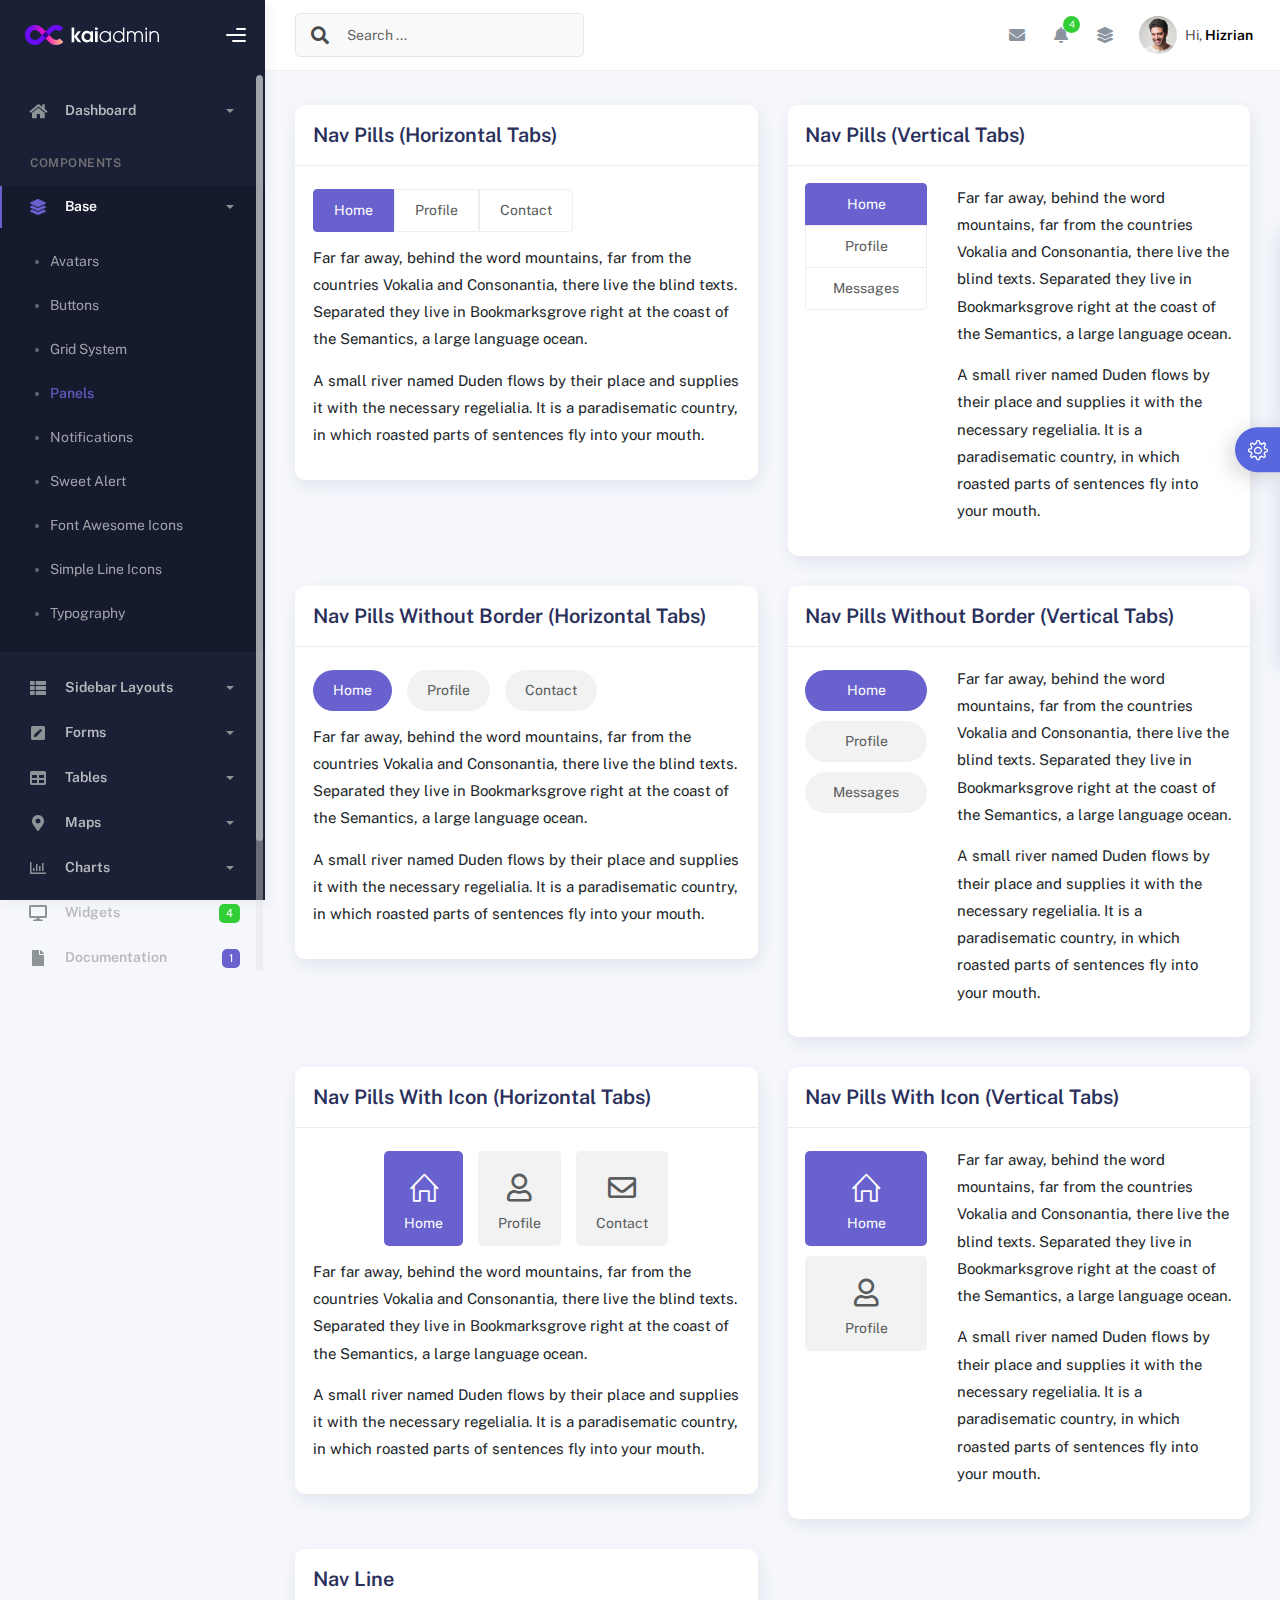
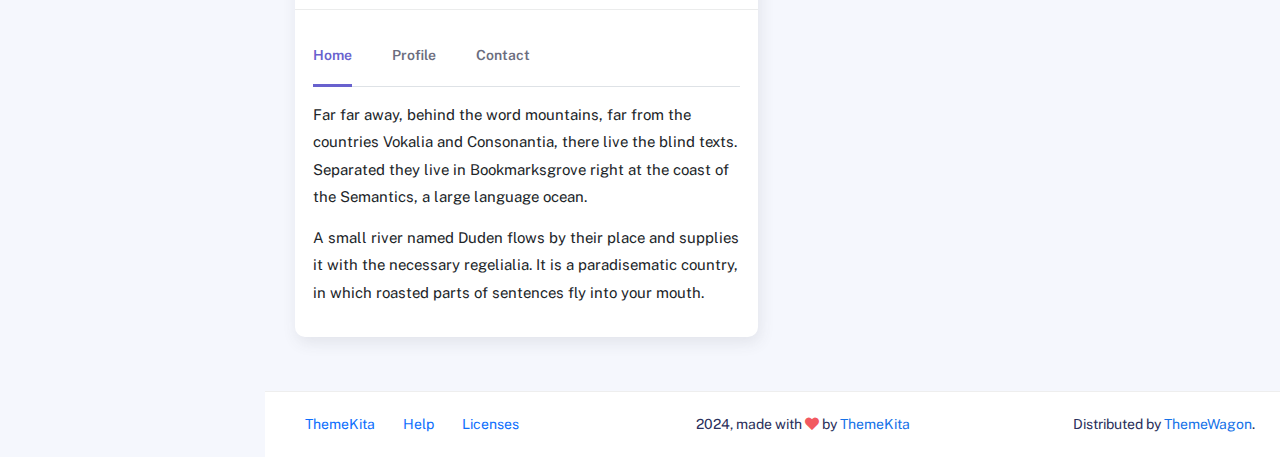
<file: components/panels.html>
<!DOCTYPE html>
<html lang="en">
<head>
	<meta http-equiv="X-UA-Compatible" content="IE=edge" />
	<title>Panels - Kaiadmin Bootstrap 5 Admin Dashboard</title>
	<meta content='width=device-width, initial-scale=1.0, shrink-to-fit=no' name='viewport' />
	<link rel="icon" href="../assets/img/kaiadmin/favicon.ico" type="image/x-icon"/>

	<!-- Fonts and icons -->
	<script src="../assets/js/plugin/webfont/webfont.min.js"></script>
	<script>
		WebFont.load({
			google: {"families":["Public Sans:300,400,500,600,700"]},
			custom: {"families":["Font Awesome 5 Solid", "Font Awesome 5 Regular", "Font Awesome 5 Brands", "simple-line-icons"], urls: ['../assets/css/fonts.min.css']},
			active: function() {
				sessionStorage.fonts = true;
			}
		});
	</script>

	<!-- CSS Files -->
	<link rel="stylesheet" href="../assets/css/bootstrap.min.css">
	<link rel="stylesheet" href="../assets/css/plugins.min.css">
	<link rel="stylesheet" href="../assets/css/kaiadmin.min.css">

	<!-- CSS Just for demo purpose, don't include it in your project -->
	<link rel="stylesheet" href="../assets/css/demo.css">
</head>
<body>
	<div class="wrapper">
		<!-- Sidebar -->
		<div class="sidebar" data-background-color="dark">
			<div class="sidebar-logo">
				<!-- Logo Header -->
				<div class="logo-header" data-background-color="dark">

					<a href="../index.html" class="logo">
						<img src="../assets/img/kaiadmin/logo_light.svg" alt="navbar brand" class="navbar-brand" height="20">
					</a>
					<div class="nav-toggle">
						<button class="btn btn-toggle toggle-sidebar">
							<i class="gg-menu-right"></i>
						</button>
						<button class="btn btn-toggle sidenav-toggler">
							<i class="gg-menu-left"></i>
						</button>
					</div>
					<button class="topbar-toggler more">
						<i class="gg-more-vertical-alt"></i>
					</button>
				</div>
				<!-- End Logo Header -->	
			</div>	
			<div class="sidebar-wrapper scrollbar scrollbar-inner">
				<div class="sidebar-content">
					<ul class="nav nav-secondary">
						<li class="nav-item">
							<a data-bs-toggle="collapse" href="#dashboard" class="collapsed" aria-expanded="false">
								<i class="fas fa-home"></i>
								<p>Dashboard</p>
								<span class="caret"></span>
							</a>
							<div class="collapse" id="dashboard">
								<ul class="nav nav-collapse">
									<li>
										<a href="../../demo1/index.html">
											<span class="sub-item">Dashboard 1</span>
										</a>
									</li>
								</ul>
							</div>
						</li>
						<li class="nav-section">
							<span class="sidebar-mini-icon">
								<i class="fa fa-ellipsis-h"></i>
							</span>
							<h4 class="text-section">Components</h4>
						</li>
						<li class="nav-item active submenu">
							<a data-bs-toggle="collapse" href="#base">
								<i class="fas fa-layer-group"></i>
								<p>Base</p>
								<span class="caret"></span>
							</a>
							<div class="collapse show" id="base">
								<ul class="nav nav-collapse">
									<li>
										<a href="../components/avatars.html">
											<span class="sub-item">Avatars</span>
										</a>
									</li>
									<li>
										<a href="../components/buttons.html">
											<span class="sub-item">Buttons</span>
										</a>
									</li>
									<li>
										<a href="../components/gridsystem.html">
											<span class="sub-item">Grid System</span>
										</a>
									</li>
									<li class="active">
										<a href="../components/panels.html">
											<span class="sub-item">Panels</span>
										</a>
									</li>
									<li>
										<a href="../components/notifications.html">
											<span class="sub-item">Notifications</span>
										</a>
									</li>
									<li>
										<a href="../components/sweetalert.html">
											<span class="sub-item">Sweet Alert</span>
										</a>
									</li>
									<li>
										<a href="../components/font-awesome-icons.html">
											<span class="sub-item">Font Awesome Icons</span>
										</a>
									</li>
									<li>
										<a href="../components/simple-line-icons.html">
											<span class="sub-item">Simple Line Icons</span>
										</a>
									</li>
									<li>
										<a href="../components/typography.html">
											<span class="sub-item">Typography</span>
										</a>
									</li>
								</ul>
							</div>
						</li>
						<li class="nav-item">
							<a data-bs-toggle="collapse" href="#sidebarLayouts">
								<i class="fas fa-th-list"></i>
								<p>Sidebar Layouts</p>
								<span class="caret"></span>
							</a>
							<div class="collapse" id="sidebarLayouts">
								<ul class="nav nav-collapse">
									<li>
										<a href="../sidebar-style-2.html">
											<span class="sub-item">Sidebar Style 2</span>
										</a>
									</li>
									<li>
										<a href="../icon-menu.html">
											<span class="sub-item">Icon Menu</span>
										</a>
									</li>
								</ul>
							</div>
						</li>
						<li class="nav-item">
							<a data-bs-toggle="collapse" href="#forms">
								<i class="fas fa-pen-square"></i>
								<p>Forms</p>
								<span class="caret"></span>
							</a>
							<div class="collapse" id="forms">
								<ul class="nav nav-collapse">
									<li>
										<a href="../forms/forms.html">
											<span class="sub-item">Basic Form</span>
										</a>
									</li>
								</ul>
							</div>
						</li>
						<li class="nav-item">
							<a data-bs-toggle="collapse" href="#tables">
								<i class="fas fa-table"></i>
								<p>Tables</p>
								<span class="caret"></span>
							</a>
							<div class="collapse" id="tables">
								<ul class="nav nav-collapse">
									<li>
										<a href="../tables/tables.html">
											<span class="sub-item">Basic Table</span>
										</a>
									</li>
									<li>
										<a href="../tables/datatables.html">
											<span class="sub-item">Datatables</span>
										</a>
									</li>
								</ul>
							</div>
						</li>
						<li class="nav-item">
							<a data-bs-toggle="collapse" href="#maps">
								<i class="fas fa-map-marker-alt"></i>
								<p>Maps</p>
								<span class="caret"></span>
							</a>
							<div class="collapse" id="maps">
								<ul class="nav nav-collapse">
									<li>
										<a href="../maps/googlemaps.html">
											<span class="sub-item">Google Maps</span>
										</a>
									</li>
									<li>
										<a href="../maps/jsvectormap.html">
											<span class="sub-item">Jsvectormap</span>
										</a>
									</li>
								</ul>
							</div>
						</li>
						<li class="nav-item">
							<a data-bs-toggle="collapse" href="#charts">
								<i class="far fa-chart-bar"></i>
								<p>Charts</p>
								<span class="caret"></span>
							</a>
							<div class="collapse" id="charts">
								<ul class="nav nav-collapse">
									<li>
										<a href="../charts/charts.html">
											<span class="sub-item">Chart Js</span>
										</a>
									</li>
									<li>
										<a href="../charts/sparkline.html">
											<span class="sub-item">Sparkline</span>
										</a>
									</li>
								</ul>
							</div>
						</li>
						<li class="nav-item">
							<a href="../widgets.html">
								<i class="fas fa-desktop"></i>
								<p>Widgets</p>
								<span class="badge badge-success">4</span>
							</a>
						</li>
						<li class="nav-item">
							<a href="../../../documentation/index.html">
							  <i class="fas fa-file"></i>
							  <p>Documentation</p>
							  <span class="badge badge-secondary">1</span>
							</a>
						</li>
						<li class="nav-item">
							<a data-bs-toggle="collapse" href="#submenu">
								<i class="fas fa-bars"></i>
								<p>Menu Levels</p>
								<span class="caret"></span>
							</a>
							<div class="collapse" id="submenu">
								<ul class="nav nav-collapse">
									<li>
										<a data-bs-toggle="collapse" href="#subnav1">
											<span class="sub-item">Level 1</span>
											<span class="caret"></span>
										</a>
										<div class="collapse" id="subnav1">
											<ul class="nav nav-collapse subnav">
												<li>
													<a href="#">
														<span class="sub-item">Level 2</span>
													</a>
												</li>
												<li>
													<a href="#">
														<span class="sub-item">Level 2</span>
													</a>
												</li>
											</ul>
										</div>
									</li>
									<li>
										<a data-bs-toggle="collapse" href="#subnav2">
											<span class="sub-item">Level 1</span>
											<span class="caret"></span>
										</a>
										<div class="collapse" id="subnav2">
											<ul class="nav nav-collapse subnav">
												<li>
													<a href="#">
														<span class="sub-item">Level 2</span>
													</a>
												</li>
											</ul>
										</div>
									</li>
									<li>
										<a href="#">
											<span class="sub-item">Level 1</span>
										</a>
									</li>
								</ul>
							</div>
						</li>
					</ul>
				</div>
			</div>
		</div>
		<!-- End Sidebar -->

		<div class="main-panel">
			<div class="main-header">
				<div class="main-header-logo">
					<!-- Logo Header -->
					<div class="logo-header" data-background-color="dark">

						<a href="../index.html" class="logo">
							<img src="../assets/img/kaiadmin/logo_light.svg" alt="navbar brand" class="navbar-brand" height="20">
						</a>
						<div class="nav-toggle">
							<button class="btn btn-toggle toggle-sidebar">
								<i class="gg-menu-right"></i>
							</button>
							<button class="btn btn-toggle sidenav-toggler">
								<i class="gg-menu-left"></i>
							</button>
						</div>
						<button class="topbar-toggler more">
							<i class="gg-more-vertical-alt"></i>
						</button>

					</div>
					<!-- End Logo Header -->
				</div>
				<!-- Navbar Header -->
				<nav class="navbar navbar-header navbar-header-transparent navbar-expand-lg border-bottom">

					<div class="container-fluid">
						<nav class="navbar navbar-header-left navbar-expand-lg navbar-form nav-search p-0 d-none d-lg-flex">
							<div class="input-group">
								<div class="input-group-prepend">
									<button type="submit" class="btn btn-search pe-1">
										<i class="fa fa-search search-icon"></i>
									</button>
								</div>
								<input type="text" placeholder="Search ..." class="form-control">
							</div>
						</nav>

						<ul class="navbar-nav topbar-nav ms-md-auto align-items-center">
							<li class="nav-item topbar-icon dropdown hidden-caret d-flex d-lg-none">
								<a class="nav-link dropdown-toggle" data-bs-toggle="dropdown" href="#" role="button" aria-expanded="false" aria-haspopup="true">
									<i class="fa fa-search"></i>
								</a>
								<ul class="dropdown-menu dropdown-search animated fadeIn">
									<form class="navbar-left navbar-form nav-search">
										<div class="input-group">
											<input type="text" placeholder="Search ..." class="form-control">
										</div>
									</form>
								</ul>
							</li>
							<li class="nav-item topbar-icon dropdown hidden-caret">
								<a class="nav-link dropdown-toggle" href="#" id="messageDropdown" role="button" data-bs-toggle="dropdown" aria-haspopup="true" aria-expanded="false">
									<i class="fa fa-envelope"></i>
								</a>
								<ul class="dropdown-menu messages-notif-box animated fadeIn" aria-labelledby="messageDropdown">
									<li>
										<div class="dropdown-title d-flex justify-content-between align-items-center">
											Messages 									
											<a href="#" class="small">Mark all as read</a>
										</div>
									</li>
									<li>
										<div class="message-notif-scroll scrollbar-outer">
											<div class="notif-center">
												<a href="#">
													<div class="notif-img"> 
														<img src="../assets/img/jm_denis.jpg" alt="Img Profile">
													</div>
													<div class="notif-content">
														<span class="subject">Jimmy Denis</span>
														<span class="block">
															How are you ?
														</span>
														<span class="time">5 minutes ago</span> 
													</div>
												</a>
												<a href="#">
													<div class="notif-img"> 
														<img src="../assets/img/chadengle.jpg" alt="Img Profile">
													</div>
													<div class="notif-content">
														<span class="subject">Chad</span>
														<span class="block">
															Ok, Thanks !
														</span>
														<span class="time">12 minutes ago</span> 
													</div>
												</a>
												<a href="#">
													<div class="notif-img"> 
														<img src="../assets/img/mlane.jpg" alt="Img Profile">
													</div>
													<div class="notif-content">
														<span class="subject">Jhon Doe</span>
														<span class="block">
															Ready for the meeting today...
														</span>
														<span class="time">12 minutes ago</span> 
													</div>
												</a>
												<a href="#">
													<div class="notif-img"> 
														<img src="../assets/img/talha.jpg" alt="Img Profile">
													</div>
													<div class="notif-content">
														<span class="subject">Talha</span>
														<span class="block">
															Hi, Apa Kabar ?
														</span>
														<span class="time">17 minutes ago</span> 
													</div>
												</a>
											</div>
										</div>
									</li>
									<li>
										<a class="see-all" href="javascript:void(0);">See all messages<i class="fa fa-angle-right"></i> </a>
									</li>
								</ul>
							</li>
							<li class="nav-item topbar-icon dropdown hidden-caret">
								<a class="nav-link dropdown-toggle" href="#" id="notifDropdown" role="button" data-bs-toggle="dropdown" aria-haspopup="true" aria-expanded="false">
									<i class="fa fa-bell"></i>
									<span class="notification">4</span>
								</a>
								<ul class="dropdown-menu notif-box animated fadeIn" aria-labelledby="notifDropdown">
									<li>
										<div class="dropdown-title">You have 4 new notification</div>
									</li>
									<li>
										<div class="notif-scroll scrollbar-outer">
											<div class="notif-center">
												<a href="#">
													<div class="notif-icon notif-primary"> <i class="fa fa-user-plus"></i> </div>
													<div class="notif-content">
														<span class="block">
															New user registered
														</span>
														<span class="time">5 minutes ago</span> 
													</div>
												</a>
												<a href="#">
													<div class="notif-icon notif-success"> <i class="fa fa-comment"></i> </div>
													<div class="notif-content">
														<span class="block">
															Rahmad commented on Admin
														</span>
														<span class="time">12 minutes ago</span> 
													</div>
												</a>
												<a href="#">
													<div class="notif-img"> 
														<img src="../assets/img/profile2.jpg" alt="Img Profile">
													</div>
													<div class="notif-content">
														<span class="block">
															Reza send messages to you
														</span>
														<span class="time">12 minutes ago</span> 
													</div>
												</a>
												<a href="#">
													<div class="notif-icon notif-danger"> <i class="fa fa-heart"></i> </div>
													<div class="notif-content">
														<span class="block">
															Farrah liked Admin
														</span>
														<span class="time">17 minutes ago</span> 
													</div>
												</a>
											</div>
										</div>
									</li>
									<li>
										<a class="see-all" href="javascript:void(0);">See all notifications<i class="fa fa-angle-right"></i> </a>
									</li>
								</ul>
							</li>
							<li class="nav-item topbar-icon dropdown hidden-caret">
								<a class="nav-link" data-bs-toggle="dropdown" href="#" aria-expanded="false">
									<i class="fas fa-layer-group"></i>
								</a>
								<div class="dropdown-menu quick-actions animated fadeIn">
									<div class="quick-actions-header">
										<span class="title mb-1">Quick Actions</span>
										<span class="subtitle op-7">Shortcuts</span>
									</div>
									<div class="quick-actions-scroll scrollbar-outer">
										<div class="quick-actions-items">
											<div class="row m-0">
												<a class="col-6 col-md-4 p-0" href="#">
													<div class="quick-actions-item">
														<div class="avatar-item bg-danger rounded-circle">
															<i class="far fa-calendar-alt"></i>
														</div>
														<span class="text">Calendar</span>
													</div>
												</a>
												<a class="col-6 col-md-4 p-0" href="#">
													<div class="quick-actions-item">
														<div class="avatar-item bg-warning rounded-circle">
															<i class="fas fa-map"></i>
														</div>
														<span class="text">Maps</span>
													</div>
												</a>
												<a class="col-6 col-md-4 p-0" href="#">
													<div class="quick-actions-item">
														<div class="avatar-item bg-info rounded-circle">
															<i class="fas fa-file-excel"></i>
														</div>
														<span class="text">Reports</span>
													</div>
												</a>
												<a class="col-6 col-md-4 p-0" href="#">
													<div class="quick-actions-item">
														<div class="avatar-item bg-success rounded-circle">
															<i class="fas fa-envelope"></i>
														</div>
														<span class="text">Emails</span>
													</div>
												</a>
												<a class="col-6 col-md-4 p-0" href="#">
													<div class="quick-actions-item">
														<div class="avatar-item bg-primary rounded-circle">
															<i class="fas fa-file-invoice-dollar"></i>
														</div>
														<span class="text">Invoice</span>
													</div>
												</a>
												<a class="col-6 col-md-4 p-0" href="#">
													<div class="quick-actions-item">
														<div class="avatar-item bg-secondary rounded-circle">
															<i class="fas fa-credit-card"></i>
														</div>
														<span class="text">Payments</span>
													</div>
												</a>
											</div>
										</div>
									</div>
								</div>
							</li>
							
							<li class="nav-item topbar-user dropdown hidden-caret">
								<a class="dropdown-toggle profile-pic" data-bs-toggle="dropdown" href="#" aria-expanded="false">
									<div class="avatar-sm">
										<img src="../assets/img/profile.jpg" alt="..." class="avatar-img rounded-circle">
									</div>
									<span class="profile-username">
										<span class="op-7">Hi,</span> <span class="fw-bold">Hizrian</span>
									</span>
								</a>
								<ul class="dropdown-menu dropdown-user animated fadeIn">
									<div class="dropdown-user-scroll scrollbar-outer">
										<li>
											<div class="user-box">
												<div class="avatar-lg"><img src="../assets/img/profile.jpg" alt="image profile" class="avatar-img rounded"></div>
												<div class="u-text">
													<h4>Hizrian</h4>
													<p class="text-muted">hello@example.com</p><a href="profile.html" class="btn btn-xs btn-secondary btn-sm">View Profile</a>
												</div>
											</div>
										</li>
										<li>
											<div class="dropdown-divider"></div>
											<a class="dropdown-item" href="#">My Profile</a>
											<a class="dropdown-item" href="#">My Balance</a>
											<a class="dropdown-item" href="#">Inbox</a>
											<div class="dropdown-divider"></div>
											<a class="dropdown-item" href="#">Account Setting</a>
											<div class="dropdown-divider"></div>
											<a class="dropdown-item" href="#">Logout</a>
										</li>
									</div>
								</ul>
							</li>
						</ul>
					</div>
				</nav>
				<!-- End Navbar -->
			</div>
			
			<div class="container">
				<div class="page-inner">
					<div class="page-header">
						<h3 class="fw-bold mb-3">Panels</h3>
						<ul class="breadcrumbs mb-3">
							<li class="nav-home">
								<a href="#">
									<i class="icon-home"></i>
								</a>
							</li>
							<li class="separator">
								<i class="icon-arrow-right"></i>
							</li>
							<li class="nav-item">
								<a href="#">Base</a>
							</li>
							<li class="separator">
								<i class="icon-arrow-right"></i>
							</li>
							<li class="nav-item">
								<a href="#">Panels</a>
							</li>
						</ul>
					</div>
					<div class="row">
						<div class="col-md-6">
							<div class="card">
								<div class="card-header">
									<h4 class="card-title">Nav Pills (Horizontal Tabs)</h4>
								</div>
								<div class="card-body">
									<ul class="nav nav-pills nav-secondary" id="pills-tab" role="tablist">
										<li class="nav-item">
											<a class="nav-link active" id="pills-home-tab" data-bs-toggle="pill" href="#pills-home" role="tab" aria-controls="pills-home" aria-selected="true">Home</a>
										</li>
										<li class="nav-item">
											<a class="nav-link" id="pills-profile-tab" data-bs-toggle="pill" href="#pills-profile" role="tab" aria-controls="pills-profile" aria-selected="false">Profile</a>
										</li>
										<li class="nav-item">
											<a class="nav-link" id="pills-contact-tab" data-bs-toggle="pill" href="#pills-contact" role="tab" aria-controls="pills-contact" aria-selected="false">Contact</a>
										</li>
									</ul>
									<div class="tab-content mt-2 mb-3" id="pills-tabContent">
										<div class="tab-pane fade show active" id="pills-home" role="tabpanel" aria-labelledby="pills-home-tab">
											<p>Far far away, behind the word mountains, far from the countries Vokalia and Consonantia, there live the blind texts. Separated they live in Bookmarksgrove right at the coast of the Semantics, a large language ocean.</p>

											<p>A small river named Duden flows by their place and supplies it with the necessary regelialia. It is a paradisematic country, in which roasted parts of sentences fly into your mouth.</p>
										</div>
										<div class="tab-pane fade" id="pills-profile" role="tabpanel" aria-labelledby="pills-profile-tab">
											<p>Even the all-powerful Pointing has no control about the blind texts it is an almost unorthographic life One day however a small line of blind text by the name of Lorem Ipsum decided to leave for the far World of Grammar.</p>
											<p>The Big Oxmox advised her not to do so, because there were thousands of bad Commas, wild Question Marks and devious Semikoli, but the Little Blind Text didn’t listen. She packed her seven versalia, put her initial into the belt and made herself on the way.
											</p>
										</div>
										<div class="tab-pane fade" id="pills-contact" role="tabpanel" aria-labelledby="pills-contact-tab">
											<p>Pityful a rethoric question ran over her cheek, then she continued her way. On her way she met a copy. The copy warned the Little Blind Text, that where it came from it would have been rewritten a thousand times and everything that was left from its origin would be the word "and" and the Little Blind Text should turn around and return to its own, safe country.</p>

											<p> But nothing the copy said could convince her and so it didn’t take long until a few insidious Copy Writers ambushed her, made her drunk with Longe and Parole and dragged her into their agency, where they abused her for their</p>
										</div>
									</div>
								</div>
							</div>
						</div>
						<div class="col-md-6">
							<div class="card">
								<div class="card-header">
									<h4 class="card-title">Nav Pills (Vertical Tabs)</h4>
								</div>
								<div class="card-body">
									<div class="row">
										<div class="col-5 col-md-4">
											<div class="nav flex-column nav-pills nav-secondary" id="v-pills-tab" role="tablist" aria-orientation="vertical">
												<a class="nav-link active" id="v-pills-home-tab" data-bs-toggle="pill" href="#v-pills-home" role="tab" aria-controls="v-pills-home" aria-selected="true">Home</a>
												<a class="nav-link" id="v-pills-profile-tab" data-bs-toggle="pill" href="#v-pills-profile" role="tab" aria-controls="v-pills-profile" aria-selected="false">Profile</a>
												<a class="nav-link" id="v-pills-messages-tab" data-bs-toggle="pill" href="#v-pills-messages" role="tab" aria-controls="v-pills-messages" aria-selected="false">Messages</a>
											</div>
										</div>
										<div class="col-7 col-md-8">
											<div class="tab-content" id="v-pills-tabContent">
												<div class="tab-pane fade show active" id="v-pills-home" role="tabpanel" aria-labelledby="v-pills-home-tab">
													<p>Far far away, behind the word mountains, far from the countries Vokalia and Consonantia, there live the blind texts. Separated they live in Bookmarksgrove right at the coast of the Semantics, a large language ocean.</p>

													<p>A small river named Duden flows by their place and supplies it with the necessary regelialia. It is a paradisematic country, in which roasted parts of sentences fly into your mouth.</p>
												</div>
												<div class="tab-pane fade" id="v-pills-profile" role="tabpanel" aria-labelledby="v-pills-profile-tab">
													<p>Even the all-powerful Pointing has no control about the blind texts it is an almost unorthographic life One day however a small line of blind text by the name of Lorem Ipsum decided to leave for the far World of Grammar.</p>
													<p>The Big Oxmox advised her not to do so, because there were thousands of bad Commas, wild Question Marks and devious Semikoli, but the Little Blind Text didn’t listen. She packed her seven versalia, put her initial into the belt and made herself on the way.
													</p>
												</div>
												<div class="tab-pane fade" id="v-pills-messages" role="tabpanel" aria-labelledby="v-pills-messages-tab">
													<p>Pityful a rethoric question ran over her cheek, then she continued her way. On her way she met a copy. The copy warned the Little Blind Text, that where it came from it would have been rewritten a thousand times and everything that was left from its origin would be the word "and" and the Little Blind Text should turn around and return to its own, safe country.</p>

													<p> But nothing the copy said could convince her and so it didn’t take long until a few insidious Copy Writers ambushed her, made her drunk with Longe and Parole and dragged her into their agency, where they abused her for their</p>
												</div>
											</div>
										</div>
									</div>
								</div>
							</div>
						</div>
						<div class="col-md-6">
							<div class="card">
								<div class="card-header">
									<h4 class="card-title">Nav Pills Without Border (Horizontal Tabs)</h4>
								</div>
								<div class="card-body">
									<ul class="nav nav-pills nav-secondary nav-pills-no-bd" id="pills-tab-without-border" role="tablist">
										<li class="nav-item">
											<a class="nav-link active" id="pills-home-tab-nobd" data-bs-toggle="pill" href="#pills-home-nobd" role="tab" aria-controls="pills-home-nobd" aria-selected="true">Home</a>
										</li>
										<li class="nav-item">
											<a class="nav-link" id="pills-profile-tab-nobd" data-bs-toggle="pill" href="#pills-profile-nobd" role="tab" aria-controls="pills-profile-nobd" aria-selected="false">Profile</a>
										</li>
										<li class="nav-item">
											<a class="nav-link" id="pills-contact-tab-nobd" data-bs-toggle="pill" href="#pills-contact-nobd" role="tab" aria-controls="pills-contact-nobd" aria-selected="false">Contact</a>
										</li>
									</ul>
									<div class="tab-content mt-2 mb-3" id="pills-without-border-tabContent">
										<div class="tab-pane fade show active" id="pills-home-nobd" role="tabpanel" aria-labelledby="pills-home-tab-nobd">
											<p>Far far away, behind the word mountains, far from the countries Vokalia and Consonantia, there live the blind texts. Separated they live in Bookmarksgrove right at the coast of the Semantics, a large language ocean.</p>

											<p>A small river named Duden flows by their place and supplies it with the necessary regelialia. It is a paradisematic country, in which roasted parts of sentences fly into your mouth.</p>
										</div>
										<div class="tab-pane fade" id="pills-profile-nobd" role="tabpanel" aria-labelledby="pills-profile-tab-nobd">
											<p>Even the all-powerful Pointing has no control about the blind texts it is an almost unorthographic life One day however a small line of blind text by the name of Lorem Ipsum decided to leave for the far World of Grammar.</p>
											<p>The Big Oxmox advised her not to do so, because there were thousands of bad Commas, wild Question Marks and devious Semikoli, but the Little Blind Text didn’t listen. She packed her seven versalia, put her initial into the belt and made herself on the way.
											</p>
										</div>
										<div class="tab-pane fade" id="pills-contact-nobd" role="tabpanel" aria-labelledby="pills-contact-tab-nobd">
											<p>Pityful a rethoric question ran over her cheek, then she continued her way. On her way she met a copy. The copy warned the Little Blind Text, that where it came from it would have been rewritten a thousand times and everything that was left from its origin would be the word "and" and the Little Blind Text should turn around and return to its own, safe country.</p>

											<p> But nothing the copy said could convince her and so it didn’t take long until a few insidious Copy Writers ambushed her, made her drunk with Longe and Parole and dragged her into their agency, where they abused her for their</p>
										</div>
									</div>
								</div>
							</div>
						</div>
						<div class="col-md-6">
							<div class="card">
								<div class="card-header">
									<h4 class="card-title">Nav Pills Without Border (Vertical Tabs)</h4>
								</div>
								<div class="card-body">
									<div class="row">
										<div class="col-5 col-md-4">
											<div class="nav flex-column nav-pills nav-secondary nav-pills-no-bd" id="v-pills-tab-without-border" role="tablist" aria-orientation="vertical">
												<a class="nav-link active" id="v-pills-home-tab-nobd" data-bs-toggle="pill" href="#v-pills-home-nobd" role="tab" aria-controls="v-pills-home-nobd" aria-selected="true">Home</a>
												<a class="nav-link" id="v-pills-profile-tab-nobd" data-bs-toggle="pill" href="#v-pills-profile-nobd" role="tab" aria-controls="v-pills-profile-nobd" aria-selected="false">Profile</a>
												<a class="nav-link" id="v-pills-messages-tab-nobd" data-bs-toggle="pill" href="#v-pills-messages-nobd" role="tab" aria-controls="v-pills-messages-nobd" aria-selected="false">Messages</a>
											</div>
										</div>
										<div class="col-7 col-md-8">
											<div class="tab-content" id="v-pills-without-border-tabContent">
												<div class="tab-pane fade show active" id="v-pills-home-nobd" role="tabpanel" aria-labelledby="v-pills-home-tab-nobd">
													<p>Far far away, behind the word mountains, far from the countries Vokalia and Consonantia, there live the blind texts. Separated they live in Bookmarksgrove right at the coast of the Semantics, a large language ocean.</p>

													<p>A small river named Duden flows by their place and supplies it with the necessary regelialia. It is a paradisematic country, in which roasted parts of sentences fly into your mouth.</p>
												</div>
												<div class="tab-pane fade" id="v-pills-profile-nobd" role="tabpanel" aria-labelledby="v-pills-profile-tab-nobd">
													<p>Even the all-powerful Pointing has no control about the blind texts it is an almost unorthographic life One day however a small line of blind text by the name of Lorem Ipsum decided to leave for the far World of Grammar.</p>
													<p>The Big Oxmox advised her not to do so, because there were thousands of bad Commas, wild Question Marks and devious Semikoli, but the Little Blind Text didn’t listen. She packed her seven versalia, put her initial into the belt and made herself on the way.
													</p>
												</div>
												<div class="tab-pane fade" id="v-pills-messages-nobd" role="tabpanel" aria-labelledby="v-pills-messages-tab-nobd">
													<p>Pityful a rethoric question ran over her cheek, then she continued her way. On her way she met a copy. The copy warned the Little Blind Text, that where it came from it would have been rewritten a thousand times and everything that was left from its origin would be the word "and" and the Little Blind Text should turn around and return to its own, safe country.</p>

													<p> But nothing the copy said could convince her and so it didn’t take long until a few insidious Copy Writers ambushed her, made her drunk with Longe and Parole and dragged her into their agency, where they abused her for their</p>
												</div>
											</div>
										</div>
									</div>
								</div>
							</div>
						</div>
						<div class="col-md-6">
							<div class="card">
								<div class="card-header">
									<h4 class="card-title">Nav Pills With Icon (Horizontal Tabs)</h4>
								</div>
								<div class="card-body">
									<ul class="nav nav-pills nav-secondary  nav-pills-no-bd nav-pills-icons justify-content-center" id="pills-tab-with-icon" role="tablist">
										<li class="nav-item">
											<a class="nav-link active" id="pills-home-tab-icon" data-bs-toggle="pill" href="#pills-home-icon" role="tab" aria-controls="pills-home-icon" aria-selected="true">
												<i class="icon-home"></i>
												Home
											</a>
										</li>
										<li class="nav-item">
											<a class="nav-link" id="pills-profile-tab-icon" data-bs-toggle="pill" href="#pills-profile-icon" role="tab" aria-controls="pills-profile-icon" aria-selected="false">
												<i class="far fa-user"></i>
												Profile
											</a>
										</li>
										<li class="nav-item">
											<a class="nav-link" id="pills-contact-tab-icon" data-bs-toggle="pill" href="#pills-contact-icon" role="tab" aria-controls="pills-contact-icon" aria-selected="false">
												<i class="far fa-envelope"></i>
												Contact
											</a>
										</li>
									</ul>
									<div class="tab-content mt-2 mb-3" id="pills-with-icon-tabContent">
										<div class="tab-pane fade show active" id="pills-home-icon" role="tabpanel" aria-labelledby="pills-home-tab-icon">
											<p>Far far away, behind the word mountains, far from the countries Vokalia and Consonantia, there live the blind texts. Separated they live in Bookmarksgrove right at the coast of the Semantics, a large language ocean.</p>

											<p>A small river named Duden flows by their place and supplies it with the necessary regelialia. It is a paradisematic country, in which roasted parts of sentences fly into your mouth.</p>
										</div>
										<div class="tab-pane fade" id="pills-profile-icon" role="tabpanel" aria-labelledby="pills-profile-tab-icon">
											<p>Even the all-powerful Pointing has no control about the blind texts it is an almost unorthographic life One day however a small line of blind text by the name of Lorem Ipsum decided to leave for the far World of Grammar.</p>
											<p>The Big Oxmox advised her not to do so, because there were thousands of bad Commas, wild Question Marks and devious Semikoli, but the Little Blind Text didn’t listen. She packed her seven versalia, put her initial into the belt and made herself on the way.
											</p>
										</div>
										<div class="tab-pane fade" id="pills-contact-icon" role="tabpanel" aria-labelledby="pills-contact-tab-icon">
											<p>Pityful a rethoric question ran over her cheek, then she continued her way. On her way she met a copy. The copy warned the Little Blind Text, that where it came from it would have been rewritten a thousand times and everything that was left from its origin would be the word "and" and the Little Blind Text should turn around and return to its own, safe country.</p>

											<p> But nothing the copy said could convince her and so it didn’t take long until a few insidious Copy Writers ambushed her, made her drunk with Longe and Parole and dragged her into their agency, where they abused her for their</p>
										</div>
									</div>
								</div>
							</div>
						</div>
						<div class="col-md-6">
							<div class="card">
								<div class="card-header">
									<h4 class="card-title">Nav Pills With Icon (Vertical Tabs)</h4>
								</div>
								<div class="card-body">
									<div class="row">
										<div class="col-5 col-md-4">
											<div class="nav flex-column nav-pills nav-secondary nav-pills-no-bd nav-pills-icons" id="v-pills-tab-with-icon" role="tablist" aria-orientation="vertical">
												<a class="nav-link active" id="v-pills-home-tab-icons" data-bs-toggle="pill" href="#v-pills-home-icons" role="tab" aria-controls="v-pills-home-icons" aria-selected="true">
													<i class="icon-home"></i>
													Home
												</a>
												<a class="nav-link" id="v-pills-profile-tab-icons" data-bs-toggle="pill" href="#v-pills-profile-icons" role="tab" aria-controls="v-pills-profile-icons" aria-selected="false">
													<i class="far fa-user"></i>
													Profile
												</a>
											</div>
										</div>
										<div class="col-7 col-md-8">
											<div class="tab-content" id="v-pills-with-icon-tabContent">
												<div class="tab-pane fade show active" id="v-pills-home-icons" role="tabpanel" aria-labelledby="v-pills-home-tab-icons">
													<p>Far far away, behind the word mountains, far from the countries Vokalia and Consonantia, there live the blind texts. Separated they live in Bookmarksgrove right at the coast of the Semantics, a large language ocean.</p>

													<p>A small river named Duden flows by their place and supplies it with the necessary regelialia. It is a paradisematic country, in which roasted parts of sentences fly into your mouth.</p>
												</div>
												<div class="tab-pane fade" id="v-pills-profile-icons" role="tabpanel" aria-labelledby="v-pills-profile-tab-icons">
													<p>Even the all-powerful Pointing has no control about the blind texts it is an almost unorthographic life One day however a small line of blind text by the name of Lorem Ipsum decided to leave for the far World of Grammar.</p>
													<p>The Big Oxmox advised her not to do so, because there were thousands of bad Commas, wild Question Marks and devious Semikoli, but the Little Blind Text didn’t listen. She packed her seven versalia, put her initial into the belt and made herself on the way.
													</p>
												</div>
											</div>
										</div>
									</div>
								</div>
							</div>
						</div>
						<div class="col-md-6">
							<div class="card">
								<div class="card-header">
									<h4 class="card-title">Nav Line</h4>
								</div>
								<div class="card-body">
									<ul class="nav nav-tabs nav-line nav-color-secondary" id="line-tab" role="tablist">
										<li class="nav-item">
											<a class="nav-link active" id="line-home-tab" data-bs-toggle="pill" href="#line-home" role="tab" aria-controls="pills-home" aria-selected="true">Home</a>
										</li>
										<li class="nav-item">
											<a class="nav-link" id="line-profile-tab" data-bs-toggle="pill" href="#line-profile" role="tab" aria-controls="pills-profile" aria-selected="false">Profile</a>
										</li>
										<li class="nav-item">
											<a class="nav-link" id="line-contact-tab" data-bs-toggle="pill" href="#line-contact" role="tab" aria-controls="pills-contact" aria-selected="false">Contact</a>
										</li>
									</ul>
									<div class="tab-content mt-3 mb-3" id="line-tabContent">
										<div class="tab-pane fade show active" id="line-home" role="tabpanel" aria-labelledby="line-home-tab">
											<p>Far far away, behind the word mountains, far from the countries Vokalia and Consonantia, there live the blind texts. Separated they live in Bookmarksgrove right at the coast of the Semantics, a large language ocean.</p>

											<p>A small river named Duden flows by their place and supplies it with the necessary regelialia. It is a paradisematic country, in which roasted parts of sentences fly into your mouth.</p>
										</div>
										<div class="tab-pane fade" id="line-profile" role="tabpanel" aria-labelledby="line-profile-tab">
											<p>Even the all-powerful Pointing has no control about the blind texts it is an almost unorthographic life One day however a small line of blind text by the name of Lorem Ipsum decided to leave for the far World of Grammar.</p>
											<p>The Big Oxmox advised her not to do so, because there were thousands of bad Commas, wild Question Marks and devious Semikoli, but the Little Blind Text didnâ€™t listen. She packed her seven versalia, put her initial into the belt and made herself on the way.
											</p>
										</div>
										<div class="tab-pane fade" id="line-contact" role="tabpanel" aria-labelledby="line-contact-tab">
											<p>Pityful a rethoric question ran over her cheek, then she continued her way. On her way she met a copy. The copy warned the Little Blind Text, that where it came from it would have been rewritten a thousand times and everything that was left from its origin would be the word "and" and the Little Blind Text should turn around and return to its own, safe country.</p>

											<p> But nothing the copy said could convince her and so it didnâ€™t take long until a few insidious Copy Writers ambushed her, made her drunk with Longe and Parole and dragged her into their agency, where they abused her for their</p>
										</div>
									</div>
								</div>
							</div>
						</div>
					</div>
				</div>
			</div>			
			<footer class="footer">
				<div class="container-fluid d-flex justify-content-between">
					<nav class="pull-left">
						<ul class="nav">
							<li class="nav-item">
								<a class="nav-link" href="http://www.themekita.com">
									ThemeKita
								</a>
							</li>
							<li class="nav-item">
								<a class="nav-link" href="#"> Help </a>
							</li>
							<li class="nav-item">
								<a class="nav-link" href="#"> Licenses </a>
							</li>
						</ul>
					</nav>
					<div class="copyright">
						2024, made with <i class="fa fa-heart heart text-danger"></i> by
						<a href="http://www.themekita.com">ThemeKita</a>
					</div>
					<div>
						Distributed by
						<a target="_blank" href="https://themewagon.com/">ThemeWagon</a>.
					</div>
				</div>
			</footer>
		</div>
		
		<!-- Custom template | don't include it in your project! -->
		<div class="custom-template">
			<div class="title">Settings</div>
			<div class="custom-content">
				<div class="switcher">
					<div class="switch-block">
						<h4>Logo Header</h4>
						<div class="btnSwitch">
							<button type="button" class=" selected changeLogoHeaderColor" data-color="dark"></button>
							<button type="button" class="selected changeLogoHeaderColor" data-color="blue"></button>
							<button type="button" class="changeLogoHeaderColor" data-color="purple"></button>
							<button type="button" class="changeLogoHeaderColor" data-color="light-blue"></button>
							<button type="button" class="changeLogoHeaderColor" data-color="green"></button>
							<button type="button" class="changeLogoHeaderColor" data-color="orange"></button>
							<button type="button" class="changeLogoHeaderColor" data-color="red"></button>
							<button type="button" class="changeLogoHeaderColor" data-color="white"></button>
							<br/>
							<button type="button" class="changeLogoHeaderColor" data-color="dark2"></button>
							<button type="button" class="changeLogoHeaderColor" data-color="blue2"></button>
							<button type="button" class="changeLogoHeaderColor" data-color="purple2"></button>
							<button type="button" class="changeLogoHeaderColor" data-color="light-blue2"></button>
							<button type="button" class="changeLogoHeaderColor" data-color="green2"></button>
							<button type="button" class="changeLogoHeaderColor" data-color="orange2"></button>
							<button type="button" class="changeLogoHeaderColor" data-color="red2"></button>
						</div>
					</div>
					<div class="switch-block">
						<h4>Navbar Header</h4>
						<div class="btnSwitch">
							<button type="button" class="changeTopBarColor" data-color="dark"></button>
							<button type="button" class="changeTopBarColor" data-color="blue"></button>
							<button type="button" class="changeTopBarColor" data-color="purple"></button>
							<button type="button" class="changeTopBarColor" data-color="light-blue"></button>
							<button type="button" class="changeTopBarColor" data-color="green"></button>
							<button type="button" class="changeTopBarColor" data-color="orange"></button>
							<button type="button" class="changeTopBarColor" data-color="red"></button>
							<button type="button" class="changeTopBarColor" data-color="white"></button>
							<br/>
							<button type="button" class="changeTopBarColor" data-color="dark2"></button>
							<button type="button" class="selected changeTopBarColor" data-color="blue2"></button>
							<button type="button" class="changeTopBarColor" data-color="purple2"></button>
							<button type="button" class="changeTopBarColor" data-color="light-blue2"></button>
							<button type="button" class="changeTopBarColor" data-color="green2"></button>
							<button type="button" class="changeTopBarColor" data-color="orange2"></button>
							<button type="button" class="changeTopBarColor" data-color="red2"></button>
						</div>
					</div>
					<div class="switch-block">
						<h4>Sidebar</h4>
						<div class="btnSwitch">
							<button type="button" class="selected changeSideBarColor" data-color="white"></button>
							<button type="button" class="changeSideBarColor" data-color="dark"></button>
							<button type="button" class="changeSideBarColor" data-color="dark2"></button>
						</div>
					</div>
				</div>
			</div>
			<div class="custom-toggle">
				<i class="icon-settings"></i>
			</div>
		</div>
		<!-- End Custom template -->
	</div>
	<!--   Core JS Files   -->
	<script src="../assets/js/core/jquery-3.7.1.min.js"></script>
	<script src="../assets/js/core/popper.min.js"></script>
	<script src="../assets/js/core/bootstrap.min.js"></script>
	
	<!-- jQuery Scrollbar -->
	<script src="../assets/js/plugin/jquery-scrollbar/jquery.scrollbar.min.js"></script>
	<!-- Moment JS -->
	<script src="../assets/js/plugin/moment/moment.min.js"></script>

	<!-- Chart JS -->
	<script src="../assets/js/plugin/chart.js/chart.min.js"></script>

	<!-- jQuery Sparkline -->
	<script src="../assets/js/plugin/jquery.sparkline/jquery.sparkline.min.js"></script>

	<!-- Chart Circle -->
	<script src="../assets/js/plugin/chart-circle/circles.min.js"></script>

	<!-- Datatables -->
	<script src="../assets/js/plugin/datatables/datatables.min.js"></script>

	<!-- Bootstrap Notify -->
	<script src="../assets/js/plugin/bootstrap-notify/bootstrap-notify.min.js"></script>

	<!-- jQuery Vector Maps -->
	<script src="../assets/js/plugin/jsvectormap/jsvectormap.min.js"></script>
	<script src="../assets/js/plugin/jsvectormap/world.js"></script>

	<!-- Sweet Alert -->
	<script src="../assets/js/plugin/sweetalert/sweetalert.min.js"></script>

	<!-- Kaiadmin JS -->
	<script src="../assets/js/kaiadmin.min.js"></script>

	<!-- Kaiadmin DEMO methods, don't include it in your project! -->
	<script src="../assets/js/setting-demo2.js"></script>
</body>
</html>
</file>
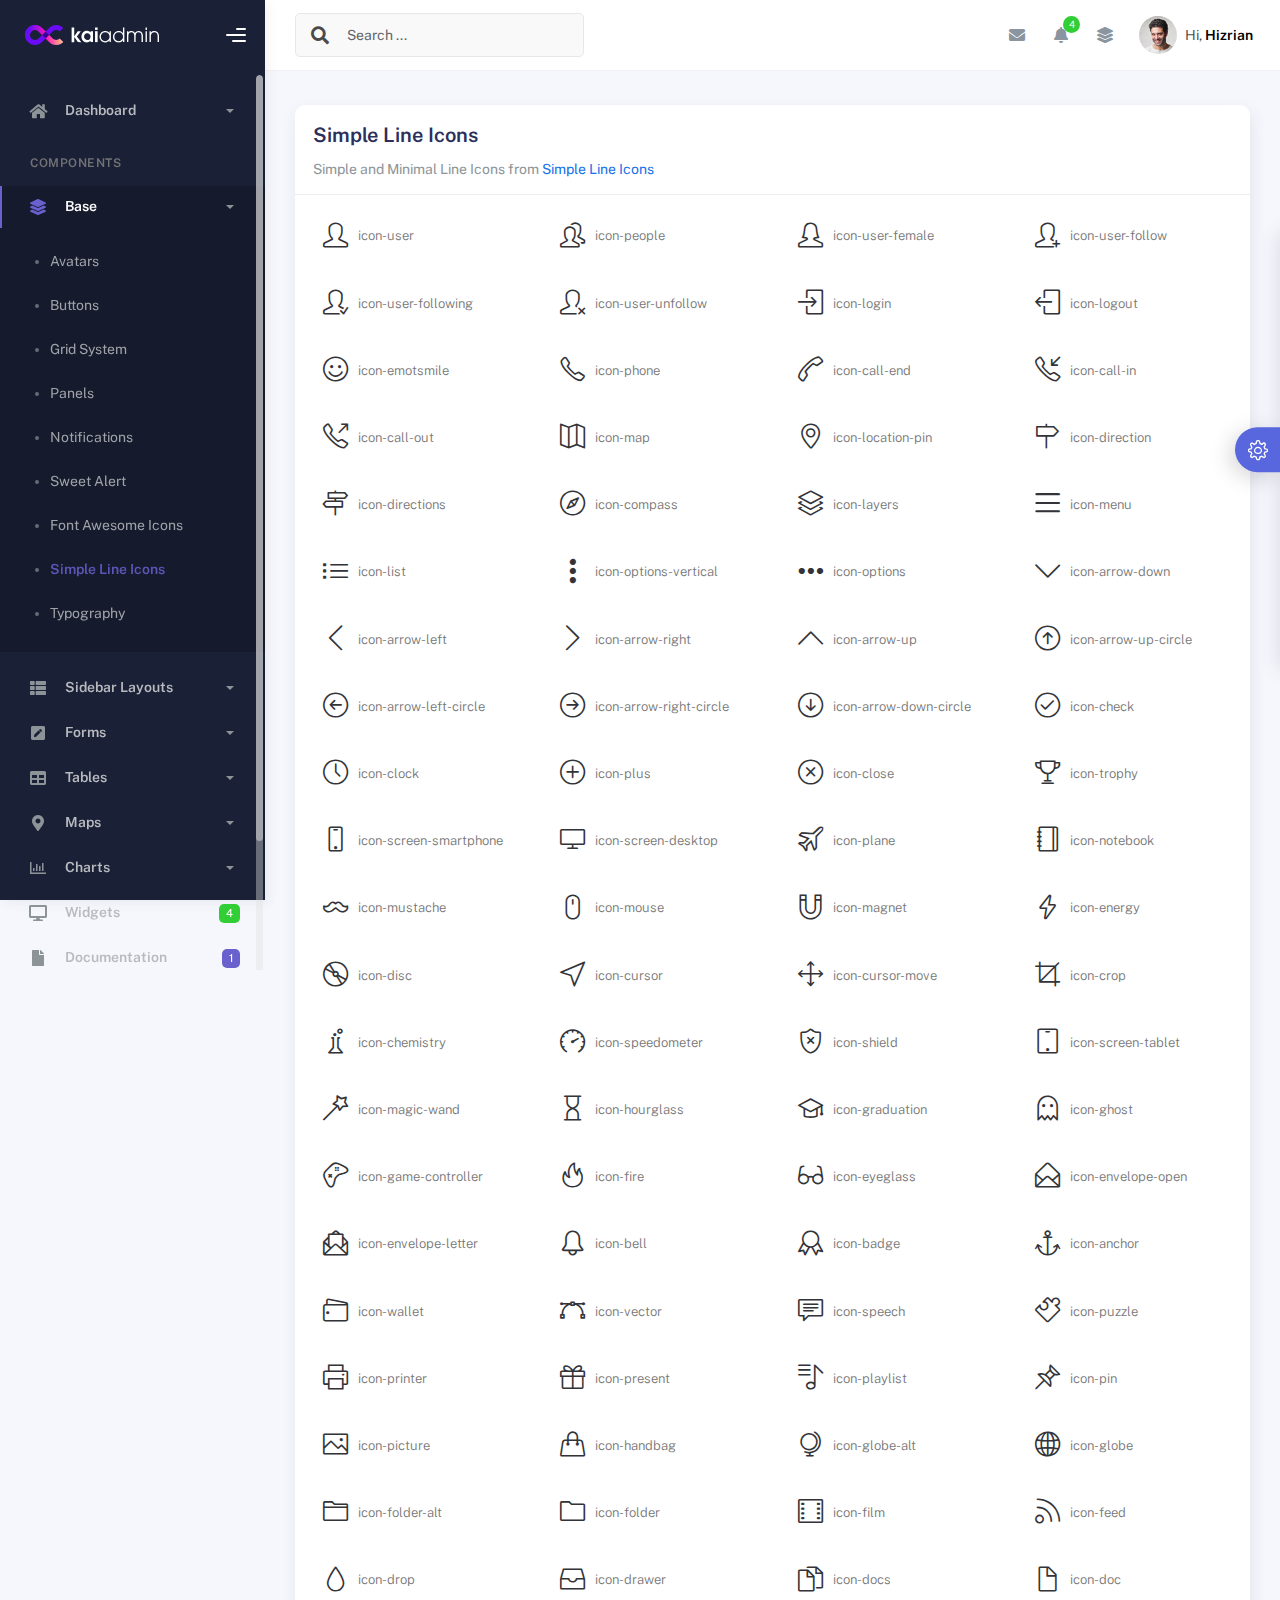
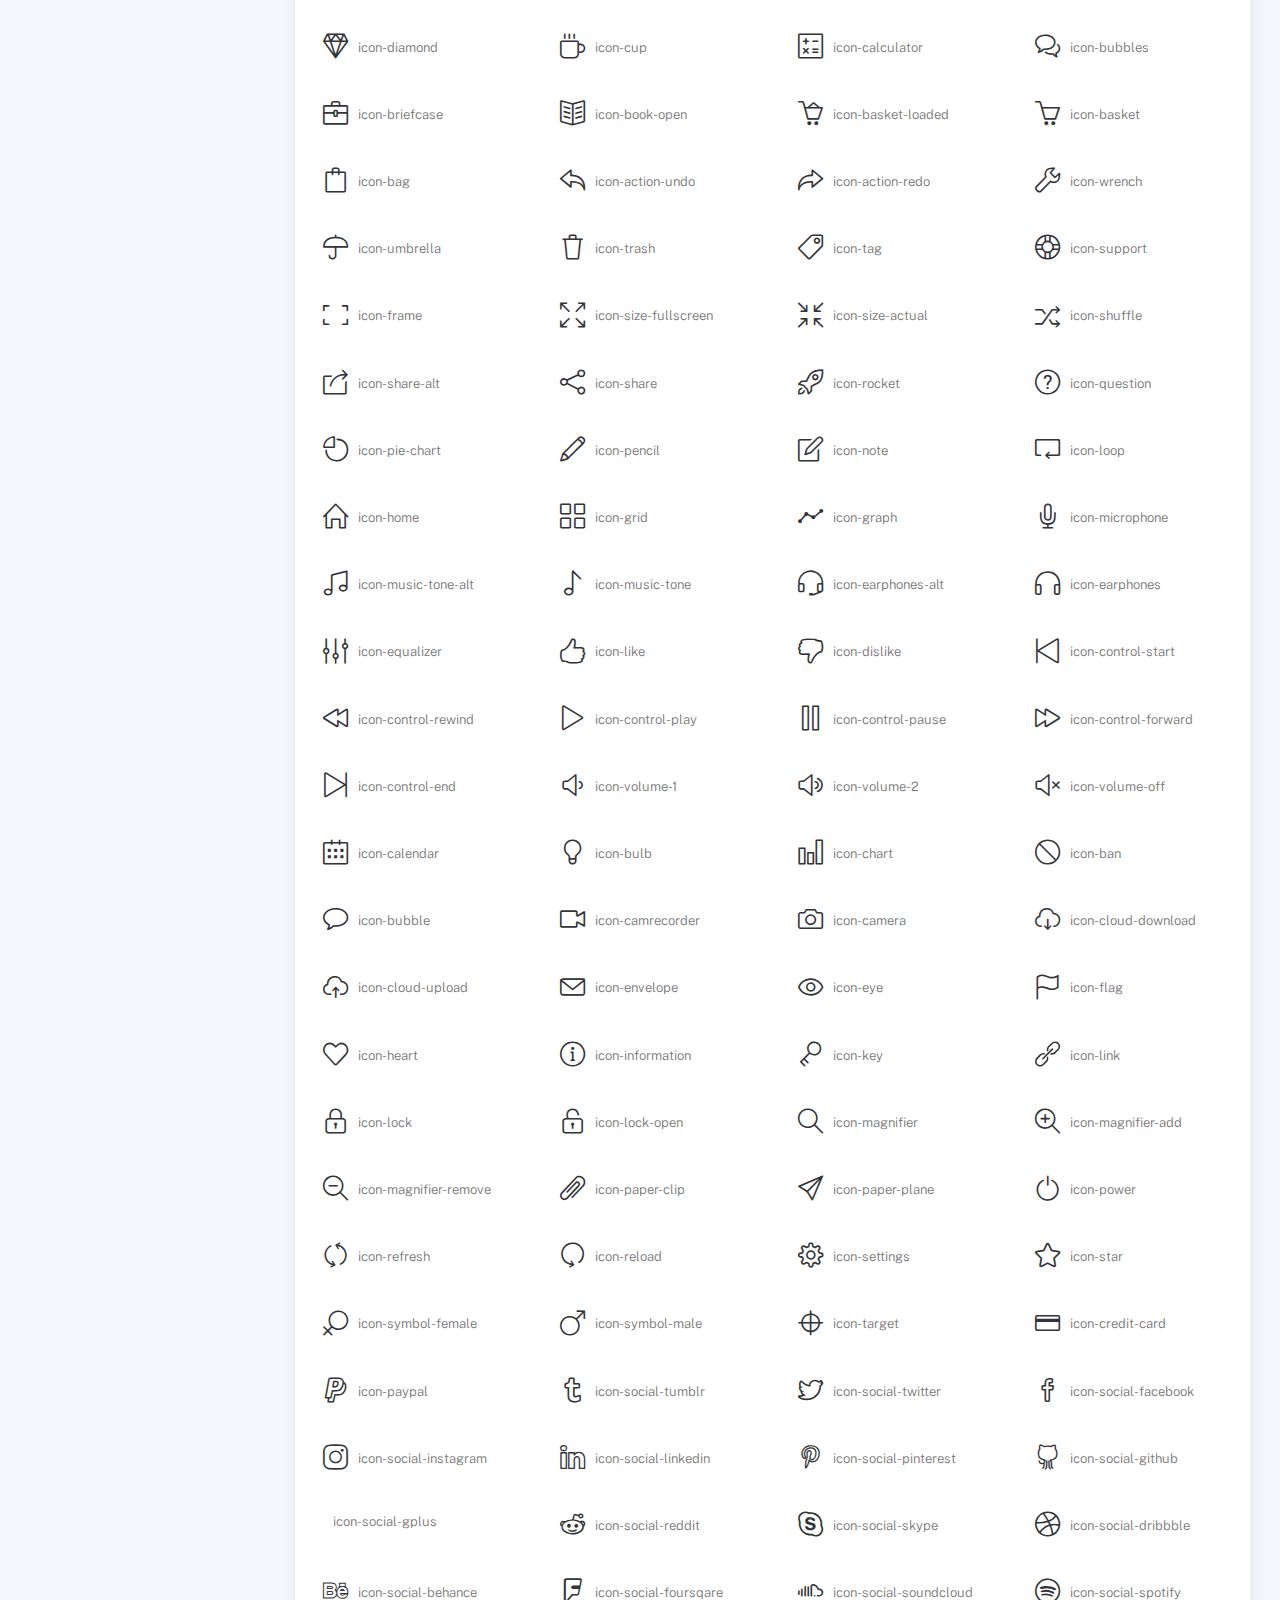
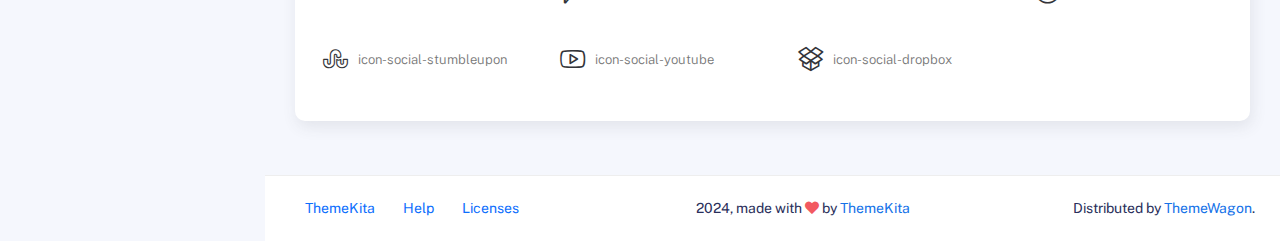
<file: components/simple-line-icons.html>
<!DOCTYPE html>
<html lang="en">
  <head>
    <meta http-equiv="X-UA-Compatible" content="IE=edge" />
    <title>Simple Line Icons - Kaiadmin Bootstrap 5 Admin Dashboard</title>
    <meta
      content="width=device-width, initial-scale=1.0, shrink-to-fit=no"
      name="viewport"
    />
    <link
      rel="icon"
      href="../assets/img/kaiadmin/favicon.ico"
      type="image/x-icon"
    />

    <!-- Fonts and icons -->
    <script src="../assets/js/plugin/webfont/webfont.min.js"></script>
    <script>
      WebFont.load({
        google: { families: ["Public Sans:300,400,500,600,700"] },
        custom: {
          families: [
            "Font Awesome 5 Solid",
            "Font Awesome 5 Regular",
            "Font Awesome 5 Brands",
            "simple-line-icons",
          ],
          urls: ["../assets/css/fonts.min.css"],
        },
        active: function () {
          sessionStorage.fonts = true;
        },
      });
    </script>

    <!-- CSS Files -->
    <link rel="stylesheet" href="../assets/css/bootstrap.min.css" />
    <link rel="stylesheet" href="../assets/css/plugins.min.css" />
    <link rel="stylesheet" href="../assets/css/kaiadmin.min.css" />

    <!-- CSS Just for demo purpose, don't include it in your project -->
    <link rel="stylesheet" href="../assets/css/demo.css" />
  </head>
  <body>
    <div class="wrapper">
      <!-- Sidebar -->
      <div class="sidebar" data-background-color="dark">
        <div class="sidebar-logo">
          <!-- Logo Header -->
          <div class="logo-header" data-background-color="dark">
            <a href="../index.html" class="logo">
              <img
                src="../assets/img/kaiadmin/logo_light.svg"
                alt="navbar brand"
                class="navbar-brand"
                height="20"
              />
            </a>
            <div class="nav-toggle">
              <button class="btn btn-toggle toggle-sidebar">
                <i class="gg-menu-right"></i>
              </button>
              <button class="btn btn-toggle sidenav-toggler">
                <i class="gg-menu-left"></i>
              </button>
            </div>
            <button class="topbar-toggler more">
              <i class="gg-more-vertical-alt"></i>
            </button>
          </div>
          <!-- End Logo Header -->
        </div>
        <div class="sidebar-wrapper scrollbar scrollbar-inner">
          <div class="sidebar-content">
            <ul class="nav nav-secondary">
              <li class="nav-item">
                <a
                  data-bs-toggle="collapse"
                  href="#dashboard"
                  class="collapsed"
                  aria-expanded="false"
                >
                  <i class="fas fa-home"></i>
                  <p>Dashboard</p>
                  <span class="caret"></span>
                </a>
                <div class="collapse" id="dashboard">
                  <ul class="nav nav-collapse">
                    <li>
                      <a href="../../demo1/index.html">
                        <span class="sub-item">Dashboard 1</span>
                      </a>
                    </li>
                  </ul>
                </div>
              </li>
              <li class="nav-section">
                <span class="sidebar-mini-icon">
                  <i class="fa fa-ellipsis-h"></i>
                </span>
                <h4 class="text-section">Components</h4>
              </li>
              <li class="nav-item active submenu">
                <a data-bs-toggle="collapse" href="#base">
                  <i class="fas fa-layer-group"></i>
                  <p>Base</p>
                  <span class="caret"></span>
                </a>
                <div class="collapse show" id="base">
                  <ul class="nav nav-collapse">
                    <li>
                      <a href="../components/avatars.html">
                        <span class="sub-item">Avatars</span>
                      </a>
                    </li>
                    <li>
                      <a href="../components/buttons.html">
                        <span class="sub-item">Buttons</span>
                      </a>
                    </li>
                    <li>
                      <a href="../components/gridsystem.html">
                        <span class="sub-item">Grid System</span>
                      </a>
                    </li>
                    <li>
                      <a href="../components/panels.html">
                        <span class="sub-item">Panels</span>
                      </a>
                    </li>
                    <li>
                      <a href="../components/notifications.html">
                        <span class="sub-item">Notifications</span>
                      </a>
                    </li>
                    <li>
                      <a href="../components/sweetalert.html">
                        <span class="sub-item">Sweet Alert</span>
                      </a>
                    </li>
                    <li>
                      <a href="../components/font-awesome-icons.html">
                        <span class="sub-item">Font Awesome Icons</span>
                      </a>
                    </li>
                    <li class="active">
                      <a href="../components/simple-line-icons.html">
                        <span class="sub-item">Simple Line Icons</span>
                      </a>
                    </li>
                    <li>
                      <a href="../components/typography.html">
                        <span class="sub-item">Typography</span>
                      </a>
                    </li>
                  </ul>
                </div>
              </li>
              <li class="nav-item">
                <a data-bs-toggle="collapse" href="#sidebarLayouts">
                  <i class="fas fa-th-list"></i>
                  <p>Sidebar Layouts</p>
                  <span class="caret"></span>
                </a>
                <div class="collapse" id="sidebarLayouts">
                  <ul class="nav nav-collapse">
                    <li>
                      <a href="../sidebar-style-2.html">
                        <span class="sub-item">Sidebar Style 2</span>
                      </a>
                    </li>
                    <li>
                      <a href="../icon-menu.html">
                        <span class="sub-item">Icon Menu</span>
                      </a>
                    </li>
                  </ul>
                </div>
              </li>
              <li class="nav-item">
                <a data-bs-toggle="collapse" href="#forms">
                  <i class="fas fa-pen-square"></i>
                  <p>Forms</p>
                  <span class="caret"></span>
                </a>
                <div class="collapse" id="forms">
                  <ul class="nav nav-collapse">
                    <li>
                      <a href="../forms/forms.html">
                        <span class="sub-item">Basic Form</span>
                      </a>
                    </li>
                  </ul>
                </div>
              </li>
              <li class="nav-item">
                <a data-bs-toggle="collapse" href="#tables">
                  <i class="fas fa-table"></i>
                  <p>Tables</p>
                  <span class="caret"></span>
                </a>
                <div class="collapse" id="tables">
                  <ul class="nav nav-collapse">
                    <li>
                      <a href="../tables/tables.html">
                        <span class="sub-item">Basic Table</span>
                      </a>
                    </li>
                    <li>
                      <a href="../tables/datatables.html">
                        <span class="sub-item">Datatables</span>
                      </a>
                    </li>
                  </ul>
                </div>
              </li>
              <li class="nav-item">
                <a data-bs-toggle="collapse" href="#maps">
                  <i class="fas fa-map-marker-alt"></i>
                  <p>Maps</p>
                  <span class="caret"></span>
                </a>
                <div class="collapse" id="maps">
                  <ul class="nav nav-collapse">
                    <li>
                      <a href="../maps/googlemaps.html">
                        <span class="sub-item">Google Maps</span>
                      </a>
                    </li>
                    <li>
                      <a href="../maps/jsvectormap.html">
                        <span class="sub-item">Jsvectormap</span>
                      </a>
                    </li>
                  </ul>
                </div>
              </li>
              <li class="nav-item">
                <a data-bs-toggle="collapse" href="#charts">
                  <i class="far fa-chart-bar"></i>
                  <p>Charts</p>
                  <span class="caret"></span>
                </a>
                <div class="collapse" id="charts">
                  <ul class="nav nav-collapse">
                    <li>
                      <a href="../charts/charts.html">
                        <span class="sub-item">Chart Js</span>
                      </a>
                    </li>
                    <li>
                      <a href="../charts/sparkline.html">
                        <span class="sub-item">Sparkline</span>
                      </a>
                    </li>
                  </ul>
                </div>
              </li>
              <li class="nav-item">
                <a href="../widgets.html">
                  <i class="fas fa-desktop"></i>
                  <p>Widgets</p>
                  <span class="badge badge-success">4</span>
                </a>
              </li>
              <li class="nav-item">
                <a href="../../../documentation/index.html">
                  <i class="fas fa-file"></i>
                  <p>Documentation</p>
                  <span class="badge badge-secondary">1</span>
                </a>
              </li>
              <li class="nav-item">
                <a data-bs-toggle="collapse" href="#submenu">
                  <i class="fas fa-bars"></i>
                  <p>Menu Levels</p>
                  <span class="caret"></span>
                </a>
                <div class="collapse" id="submenu">
                  <ul class="nav nav-collapse">
                    <li>
                      <a data-bs-toggle="collapse" href="#subnav1">
                        <span class="sub-item">Level 1</span>
                        <span class="caret"></span>
                      </a>
                      <div class="collapse" id="subnav1">
                        <ul class="nav nav-collapse subnav">
                          <li>
                            <a href="#">
                              <span class="sub-item">Level 2</span>
                            </a>
                          </li>
                          <li>
                            <a href="#">
                              <span class="sub-item">Level 2</span>
                            </a>
                          </li>
                        </ul>
                      </div>
                    </li>
                    <li>
                      <a data-bs-toggle="collapse" href="#subnav2">
                        <span class="sub-item">Level 1</span>
                        <span class="caret"></span>
                      </a>
                      <div class="collapse" id="subnav2">
                        <ul class="nav nav-collapse subnav">
                          <li>
                            <a href="#">
                              <span class="sub-item">Level 2</span>
                            </a>
                          </li>
                        </ul>
                      </div>
                    </li>
                    <li>
                      <a href="#">
                        <span class="sub-item">Level 1</span>
                      </a>
                    </li>
                  </ul>
                </div>
              </li>
            </ul>
          </div>
        </div>
      </div>
      <!-- End Sidebar -->

      <div class="main-panel">
        <div class="main-header">
          <div class="main-header-logo">
            <!-- Logo Header -->
            <div class="logo-header" data-background-color="dark">
              <a href="../index.html" class="logo">
                <img
                  src="../assets/img/kaiadmin/logo_light.svg"
                  alt="navbar brand"
                  class="navbar-brand"
                  height="20"
                />
              </a>
              <div class="nav-toggle">
                <button class="btn btn-toggle toggle-sidebar">
                  <i class="gg-menu-right"></i>
                </button>
                <button class="btn btn-toggle sidenav-toggler">
                  <i class="gg-menu-left"></i>
                </button>
              </div>
              <button class="topbar-toggler more">
                <i class="gg-more-vertical-alt"></i>
              </button>
            </div>
            <!-- End Logo Header -->
          </div>
          <!-- Navbar Header -->
          <nav
            class="navbar navbar-header navbar-header-transparent navbar-expand-lg border-bottom"
          >
            <div class="container-fluid">
              <nav
                class="navbar navbar-header-left navbar-expand-lg navbar-form nav-search p-0 d-none d-lg-flex"
              >
                <div class="input-group">
                  <div class="input-group-prepend">
                    <button type="submit" class="btn btn-search pe-1">
                      <i class="fa fa-search search-icon"></i>
                    </button>
                  </div>
                  <input
                    type="text"
                    placeholder="Search ..."
                    class="form-control"
                  />
                </div>
              </nav>

              <ul class="navbar-nav topbar-nav ms-md-auto align-items-center">
                <li
                  class="nav-item topbar-icon dropdown hidden-caret d-flex d-lg-none"
                >
                  <a
                    class="nav-link dropdown-toggle"
                    data-bs-toggle="dropdown"
                    href="#"
                    role="button"
                    aria-expanded="false"
                    aria-haspopup="true"
                  >
                    <i class="fa fa-search"></i>
                  </a>
                  <ul class="dropdown-menu dropdown-search animated fadeIn">
                    <form class="navbar-left navbar-form nav-search">
                      <div class="input-group">
                        <input
                          type="text"
                          placeholder="Search ..."
                          class="form-control"
                        />
                      </div>
                    </form>
                  </ul>
                </li>
                <li class="nav-item topbar-icon dropdown hidden-caret">
                  <a
                    class="nav-link dropdown-toggle"
                    href="#"
                    id="messageDropdown"
                    role="button"
                    data-bs-toggle="dropdown"
                    aria-haspopup="true"
                    aria-expanded="false"
                  >
                    <i class="fa fa-envelope"></i>
                  </a>
                  <ul
                    class="dropdown-menu messages-notif-box animated fadeIn"
                    aria-labelledby="messageDropdown"
                  >
                    <li>
                      <div
                        class="dropdown-title d-flex justify-content-between align-items-center"
                      >
                        Messages
                        <a href="#" class="small">Mark all as read</a>
                      </div>
                    </li>
                    <li>
                      <div class="message-notif-scroll scrollbar-outer">
                        <div class="notif-center">
                          <a href="#">
                            <div class="notif-img">
                              <img
                                src="../assets/img/jm_denis.jpg"
                                alt="Img Profile"
                              />
                            </div>
                            <div class="notif-content">
                              <span class="subject">Jimmy Denis</span>
                              <span class="block"> How are you ? </span>
                              <span class="time">5 minutes ago</span>
                            </div>
                          </a>
                          <a href="#">
                            <div class="notif-img">
                              <img
                                src="../assets/img/chadengle.jpg"
                                alt="Img Profile"
                              />
                            </div>
                            <div class="notif-content">
                              <span class="subject">Chad</span>
                              <span class="block"> Ok, Thanks ! </span>
                              <span class="time">12 minutes ago</span>
                            </div>
                          </a>
                          <a href="#">
                            <div class="notif-img">
                              <img
                                src="../assets/img/mlane.jpg"
                                alt="Img Profile"
                              />
                            </div>
                            <div class="notif-content">
                              <span class="subject">Jhon Doe</span>
                              <span class="block">
                                Ready for the meeting today...
                              </span>
                              <span class="time">12 minutes ago</span>
                            </div>
                          </a>
                          <a href="#">
                            <div class="notif-img">
                              <img
                                src="../assets/img/talha.jpg"
                                alt="Img Profile"
                              />
                            </div>
                            <div class="notif-content">
                              <span class="subject">Talha</span>
                              <span class="block"> Hi, Apa Kabar ? </span>
                              <span class="time">17 minutes ago</span>
                            </div>
                          </a>
                        </div>
                      </div>
                    </li>
                    <li>
                      <a class="see-all" href="javascript:void(0);"
                        >See all messages<i class="fa fa-angle-right"></i>
                      </a>
                    </li>
                  </ul>
                </li>
                <li class="nav-item topbar-icon dropdown hidden-caret">
                  <a
                    class="nav-link dropdown-toggle"
                    href="#"
                    id="notifDropdown"
                    role="button"
                    data-bs-toggle="dropdown"
                    aria-haspopup="true"
                    aria-expanded="false"
                  >
                    <i class="fa fa-bell"></i>
                    <span class="notification">4</span>
                  </a>
                  <ul
                    class="dropdown-menu notif-box animated fadeIn"
                    aria-labelledby="notifDropdown"
                  >
                    <li>
                      <div class="dropdown-title">
                        You have 4 new notification
                      </div>
                    </li>
                    <li>
                      <div class="notif-scroll scrollbar-outer">
                        <div class="notif-center">
                          <a href="#">
                            <div class="notif-icon notif-primary">
                              <i class="fa fa-user-plus"></i>
                            </div>
                            <div class="notif-content">
                              <span class="block"> New user registered </span>
                              <span class="time">5 minutes ago</span>
                            </div>
                          </a>
                          <a href="#">
                            <div class="notif-icon notif-success">
                              <i class="fa fa-comment"></i>
                            </div>
                            <div class="notif-content">
                              <span class="block">
                                Rahmad commented on Admin
                              </span>
                              <span class="time">12 minutes ago</span>
                            </div>
                          </a>
                          <a href="#">
                            <div class="notif-img">
                              <img
                                src="../assets/img/profile2.jpg"
                                alt="Img Profile"
                              />
                            </div>
                            <div class="notif-content">
                              <span class="block">
                                Reza send messages to you
                              </span>
                              <span class="time">12 minutes ago</span>
                            </div>
                          </a>
                          <a href="#">
                            <div class="notif-icon notif-danger">
                              <i class="fa fa-heart"></i>
                            </div>
                            <div class="notif-content">
                              <span class="block"> Farrah liked Admin </span>
                              <span class="time">17 minutes ago</span>
                            </div>
                          </a>
                        </div>
                      </div>
                    </li>
                    <li>
                      <a class="see-all" href="javascript:void(0);"
                        >See all notifications<i class="fa fa-angle-right"></i>
                      </a>
                    </li>
                  </ul>
                </li>
                <li class="nav-item topbar-icon dropdown hidden-caret">
                  <a
                    class="nav-link"
                    data-bs-toggle="dropdown"
                    href="#"
                    aria-expanded="false"
                  >
                    <i class="fas fa-layer-group"></i>
                  </a>
                  <div class="dropdown-menu quick-actions animated fadeIn">
                    <div class="quick-actions-header">
                      <span class="title mb-1">Quick Actions</span>
                      <span class="subtitle op-7">Shortcuts</span>
                    </div>
                    <div class="quick-actions-scroll scrollbar-outer">
                      <div class="quick-actions-items">
                        <div class="row m-0">
                          <a class="col-6 col-md-4 p-0" href="#">
                            <div class="quick-actions-item">
                              <div class="avatar-item bg-danger rounded-circle">
                                <i class="far fa-calendar-alt"></i>
                              </div>
                              <span class="text">Calendar</span>
                            </div>
                          </a>
                          <a class="col-6 col-md-4 p-0" href="#">
                            <div class="quick-actions-item">
                              <div
                                class="avatar-item bg-warning rounded-circle"
                              >
                                <i class="fas fa-map"></i>
                              </div>
                              <span class="text">Maps</span>
                            </div>
                          </a>
                          <a class="col-6 col-md-4 p-0" href="#">
                            <div class="quick-actions-item">
                              <div class="avatar-item bg-info rounded-circle">
                                <i class="fas fa-file-excel"></i>
                              </div>
                              <span class="text">Reports</span>
                            </div>
                          </a>
                          <a class="col-6 col-md-4 p-0" href="#">
                            <div class="quick-actions-item">
                              <div
                                class="avatar-item bg-success rounded-circle"
                              >
                                <i class="fas fa-envelope"></i>
                              </div>
                              <span class="text">Emails</span>
                            </div>
                          </a>
                          <a class="col-6 col-md-4 p-0" href="#">
                            <div class="quick-actions-item">
                              <div
                                class="avatar-item bg-primary rounded-circle"
                              >
                                <i class="fas fa-file-invoice-dollar"></i>
                              </div>
                              <span class="text">Invoice</span>
                            </div>
                          </a>
                          <a class="col-6 col-md-4 p-0" href="#">
                            <div class="quick-actions-item">
                              <div
                                class="avatar-item bg-secondary rounded-circle"
                              >
                                <i class="fas fa-credit-card"></i>
                              </div>
                              <span class="text">Payments</span>
                            </div>
                          </a>
                        </div>
                      </div>
                    </div>
                  </div>
                </li>

                <li class="nav-item topbar-user dropdown hidden-caret">
                  <a
                    class="dropdown-toggle profile-pic"
                    data-bs-toggle="dropdown"
                    href="#"
                    aria-expanded="false"
                  >
                    <div class="avatar-sm">
                      <img
                        src="../assets/img/profile.jpg"
                        alt="..."
                        class="avatar-img rounded-circle"
                      />
                    </div>
                    <span class="profile-username">
                      <span class="op-7">Hi,</span>
                      <span class="fw-bold">Hizrian</span>
                    </span>
                  </a>
                  <ul class="dropdown-menu dropdown-user animated fadeIn">
                    <div class="dropdown-user-scroll scrollbar-outer">
                      <li>
                        <div class="user-box">
                          <div class="avatar-lg">
                            <img
                              src="../assets/img/profile.jpg"
                              alt="image profile"
                              class="avatar-img rounded"
                            />
                          </div>
                          <div class="u-text">
                            <h4>Hizrian</h4>
                            <p class="text-muted">hello@example.com</p>
                            <a
                              href="profile.html"
                              class="btn btn-xs btn-secondary btn-sm"
                              >View Profile</a
                            >
                          </div>
                        </div>
                      </li>
                      <li>
                        <div class="dropdown-divider"></div>
                        <a class="dropdown-item" href="#">My Profile</a>
                        <a class="dropdown-item" href="#">My Balance</a>
                        <a class="dropdown-item" href="#">Inbox</a>
                        <div class="dropdown-divider"></div>
                        <a class="dropdown-item" href="#">Account Setting</a>
                        <div class="dropdown-divider"></div>
                        <a class="dropdown-item" href="#">Logout</a>
                      </li>
                    </div>
                  </ul>
                </li>
              </ul>
            </div>
          </nav>
          <!-- End Navbar -->
        </div>

        <div class="container">
          <div class="page-inner">
            <div class="page-header">
              <h3 class="fw-bold mb-3">Icons</h3>
              <ul class="breadcrumbs mb-3">
                <li class="nav-home">
                  <a href="#">
                    <i class="icon-home"></i>
                  </a>
                </li>
                <li class="separator">
                  <i class="icon-arrow-right"></i>
                </li>
                <li class="nav-item">
                  <a href="#">Base</a>
                </li>
                <li class="separator">
                  <i class="icon-arrow-right"></i>
                </li>
                <li class="nav-item">
                  <a href="#">Line Awesome</a>
                </li>
              </ul>
            </div>
            <div class="row">
              <div class="col-md-12">
                <div class="card">
                  <div class="card-header">
                    <div class="card-title">Simple Line Icons</div>
                    <div class="card-category">
                      Simple and Minimal Line Icons from
                      <a
                        class="link"
                        href="https://github.com/thesabbir/simple-line-icons"
                        >Simple Line Icons</a
                      >
                    </div>
                  </div>
                  <div class="card-body">
                    <div id="row-demo-icon" class="row"></div>
                  </div>
                </div>
              </div>
            </div>
          </div>
        </div>

        <footer class="footer">
          <div class="container-fluid d-flex justify-content-between">
            <nav class="pull-left">
              <ul class="nav">
                <li class="nav-item">
                  <a class="nav-link" href="http://www.themekita.com">
                    ThemeKita
                  </a>
                </li>
                <li class="nav-item">
                  <a class="nav-link" href="#"> Help </a>
                </li>
                <li class="nav-item">
                  <a class="nav-link" href="#"> Licenses </a>
                </li>
              </ul>
            </nav>
            <div class="copyright">
              2024, made with <i class="fa fa-heart heart text-danger"></i> by
              <a href="http://www.themekita.com">ThemeKita</a>
            </div>
            <div>
              Distributed by
              <a target="_blank" href="https://themewagon.com/">ThemeWagon</a>.
            </div>
          </div>
        </footer>
      </div>

      <!-- Custom template | don't include it in your project! -->
      <div class="custom-template">
        <div class="title">Settings</div>
        <div class="custom-content">
          <div class="switcher">
            <div class="switch-block">
              <h4>Logo Header</h4>
              <div class="btnSwitch">
                <button
                  type="button"
                  class="selected changeLogoHeaderColor"
                  data-color="dark"
                ></button>
                <button
                  type="button"
                  class="selected changeLogoHeaderColor"
                  data-color="blue"
                ></button>
                <button
                  type="button"
                  class="changeLogoHeaderColor"
                  data-color="purple"
                ></button>
                <button
                  type="button"
                  class="changeLogoHeaderColor"
                  data-color="light-blue"
                ></button>
                <button
                  type="button"
                  class="changeLogoHeaderColor"
                  data-color="green"
                ></button>
                <button
                  type="button"
                  class="changeLogoHeaderColor"
                  data-color="orange"
                ></button>
                <button
                  type="button"
                  class="changeLogoHeaderColor"
                  data-color="red"
                ></button>
                <button
                  type="button"
                  class="changeLogoHeaderColor"
                  data-color="white"
                ></button>
                <br />
                <button
                  type="button"
                  class="changeLogoHeaderColor"
                  data-color="dark2"
                ></button>
                <button
                  type="button"
                  class="changeLogoHeaderColor"
                  data-color="blue2"
                ></button>
                <button
                  type="button"
                  class="changeLogoHeaderColor"
                  data-color="purple2"
                ></button>
                <button
                  type="button"
                  class="changeLogoHeaderColor"
                  data-color="light-blue2"
                ></button>
                <button
                  type="button"
                  class="changeLogoHeaderColor"
                  data-color="green2"
                ></button>
                <button
                  type="button"
                  class="changeLogoHeaderColor"
                  data-color="orange2"
                ></button>
                <button
                  type="button"
                  class="changeLogoHeaderColor"
                  data-color="red2"
                ></button>
              </div>
            </div>
            <div class="switch-block">
              <h4>Navbar Header</h4>
              <div class="btnSwitch">
                <button
                  type="button"
                  class="changeTopBarColor"
                  data-color="dark"
                ></button>
                <button
                  type="button"
                  class="changeTopBarColor"
                  data-color="blue"
                ></button>
                <button
                  type="button"
                  class="changeTopBarColor"
                  data-color="purple"
                ></button>
                <button
                  type="button"
                  class="changeTopBarColor"
                  data-color="light-blue"
                ></button>
                <button
                  type="button"
                  class="changeTopBarColor"
                  data-color="green"
                ></button>
                <button
                  type="button"
                  class="changeTopBarColor"
                  data-color="orange"
                ></button>
                <button
                  type="button"
                  class="changeTopBarColor"
                  data-color="red"
                ></button>
                <button
                  type="button"
                  class="changeTopBarColor"
                  data-color="white"
                ></button>
                <br />
                <button
                  type="button"
                  class="changeTopBarColor"
                  data-color="dark2"
                ></button>
                <button
                  type="button"
                  class="selected changeTopBarColor"
                  data-color="blue2"
                ></button>
                <button
                  type="button"
                  class="changeTopBarColor"
                  data-color="purple2"
                ></button>
                <button
                  type="button"
                  class="changeTopBarColor"
                  data-color="light-blue2"
                ></button>
                <button
                  type="button"
                  class="changeTopBarColor"
                  data-color="green2"
                ></button>
                <button
                  type="button"
                  class="changeTopBarColor"
                  data-color="orange2"
                ></button>
                <button
                  type="button"
                  class="changeTopBarColor"
                  data-color="red2"
                ></button>
              </div>
            </div>
            <div class="switch-block">
              <h4>Sidebar</h4>
              <div class="btnSwitch">
                <button
                  type="button"
                  class="selected changeSideBarColor"
                  data-color="white"
                ></button>
                <button
                  type="button"
                  class="changeSideBarColor"
                  data-color="dark"
                ></button>
                <button
                  type="button"
                  class="changeSideBarColor"
                  data-color="dark2"
                ></button>
              </div>
            </div>
          </div>
        </div>
        <div class="custom-toggle">
          <i class="icon-settings"></i>
        </div>
      </div>
      <!-- End Custom template -->
    </div>
    <!--   Core JS Files   -->
    <script src="../assets/js/core/jquery-3.7.1.min.js"></script>
    <script src="../assets/js/core/popper.min.js"></script>
    <script src="../assets/js/core/bootstrap.min.js"></script>

    <!-- jQuery Scrollbar -->
    <script src="../assets/js/plugin/jquery-scrollbar/jquery.scrollbar.min.js"></script>
    <!-- Kaiadmin JS -->
    <script src="../assets/js/kaiadmin.min.js"></script>
    <!-- Kaiadmin DEMO methods, don't include it in your project! -->
    <script src="../assets/js/setting-demo2.js"></script>
    <script>
      var iconClass = [
        "icon-user",
        "icon-people",
        "icon-user-female",
        "icon-user-follow",
        "icon-user-following",
        "icon-user-unfollow",
        "icon-login",
        "icon-logout",
        "icon-emotsmile",
        "icon-phone",
        "icon-call-end",
        "icon-call-in",
        "icon-call-out",
        "icon-map",
        "icon-location-pin",
        "icon-direction",
        "icon-directions",
        "icon-compass",
        "icon-layers",
        "icon-menu",
        "icon-list",
        "icon-options-vertical",
        "icon-options",
        "icon-arrow-down",
        "icon-arrow-left",
        "icon-arrow-right",
        "icon-arrow-up",
        "icon-arrow-up-circle",
        "icon-arrow-left-circle",
        "icon-arrow-right-circle",
        "icon-arrow-down-circle",
        "icon-check",
        "icon-clock",
        "icon-plus",
        "icon-close",
        "icon-trophy",
        "icon-screen-smartphone",
        "icon-screen-desktop",
        "icon-plane",
        "icon-notebook",
        "icon-mustache",
        "icon-mouse",
        "icon-magnet",
        "icon-energy",
        "icon-disc",
        "icon-cursor",
        "icon-cursor-move",
        "icon-crop",
        "icon-chemistry",
        "icon-speedometer",
        "icon-shield",
        "icon-screen-tablet",
        "icon-magic-wand",
        "icon-hourglass",
        "icon-graduation",
        "icon-ghost",
        "icon-game-controller",
        "icon-fire",
        "icon-eyeglass",
        "icon-envelope-open",
        "icon-envelope-letter",
        "icon-bell",
        "icon-badge",
        "icon-anchor",
        "icon-wallet",
        "icon-vector",
        "icon-speech",
        "icon-puzzle",
        "icon-printer",
        "icon-present",
        "icon-playlist",
        "icon-pin",
        "icon-picture",
        "icon-handbag",
        "icon-globe-alt",
        "icon-globe",
        "icon-folder-alt",
        "icon-folder",
        "icon-film",
        "icon-feed",
        "icon-drop",
        "icon-drawer",
        "icon-docs",
        "icon-doc",
        "icon-diamond",
        "icon-cup",
        "icon-calculator",
        "icon-bubbles",
        "icon-briefcase",
        "icon-book-open",
        "icon-basket-loaded",
        "icon-basket",
        "icon-bag",
        "icon-action-undo",
        "icon-action-redo",
        "icon-wrench",
        "icon-umbrella",
        "icon-trash",
        "icon-tag",
        "icon-support",
        "icon-frame",
        "icon-size-fullscreen",
        "icon-size-actual",
        "icon-shuffle",
        "icon-share-alt",
        "icon-share",
        "icon-rocket",
        "icon-question",
        "icon-pie-chart",
        "icon-pencil",
        "icon-note",
        "icon-loop",
        "icon-home",
        "icon-grid",
        "icon-graph",
        "icon-microphone",
        "icon-music-tone-alt",
        "icon-music-tone",
        "icon-earphones-alt",
        "icon-earphones",
        "icon-equalizer",
        "icon-like",
        "icon-dislike",
        "icon-control-start",
        "icon-control-rewind",
        "icon-control-play",
        "icon-control-pause",
        "icon-control-forward",
        "icon-control-end",
        "icon-volume-1",
        "icon-volume-2",
        "icon-volume-off",
        "icon-calendar",
        "icon-bulb",
        "icon-chart",
        "icon-ban",
        "icon-bubble",
        "icon-camrecorder",
        "icon-camera",
        "icon-cloud-download",
        "icon-cloud-upload",
        "icon-envelope",
        "icon-eye",
        "icon-flag",
        "icon-heart",
        "icon-information",
        "icon-key",
        "icon-link",
        "icon-lock",
        "icon-lock-open",
        "icon-magnifier",
        "icon-magnifier-add",
        "icon-magnifier-remove",
        "icon-paper-clip",
        "icon-paper-plane",
        "icon-power",
        "icon-refresh",
        "icon-reload",
        "icon-settings",
        "icon-star",
        "icon-symbol-female",
        "icon-symbol-male",
        "icon-target",
        "icon-credit-card",
        "icon-paypal",
        "icon-social-tumblr",
        "icon-social-twitter",
        "icon-social-facebook",
        "icon-social-instagram",
        "icon-social-linkedin",
        "icon-social-pinterest",
        "icon-social-github",
        "icon-social-gplus",
        "icon-social-reddit",
        "icon-social-skype",
        "icon-social-dribbble",
        "icon-social-behance",
        "icon-social-foursqare",
        "icon-social-soundcloud",
        "icon-social-spotify",
        "icon-social-stumbleupon",
        "icon-social-youtube",
        "icon-social-dropbox",
      ];
      var rowDemoIcon = "#row-demo-icon";
      for (i = 0; i < iconClass.length; i++) {
        $(rowDemoIcon).append(
          '<div class="col-md-3"> <div class="demo-icon"> <div class="icon-preview"><i class="' +
            iconClass[i] +
            '"></i></div> <div class="icon-class">' +
            iconClass[i] +
            "</div> </div> </div>"
        );
      }
    </script>
  </body>
</html>
</file>
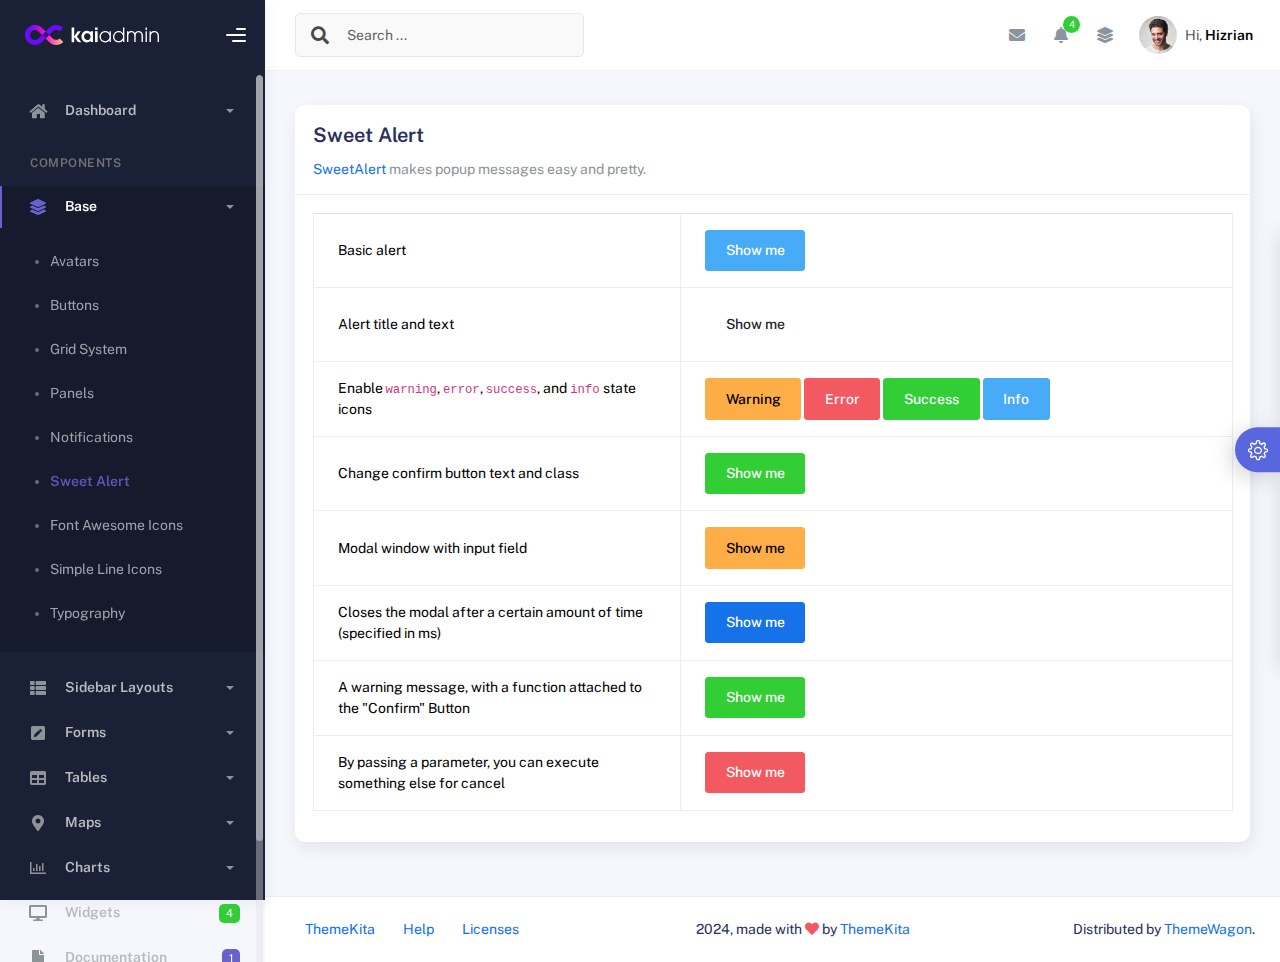
<file: components/sweetalert.html>
<!DOCTYPE html>
<html lang="en">
  <head>
    <meta http-equiv="X-UA-Compatible" content="IE=edge" />
    <title>Sweet Alert - Kaiadmin Bootstrap 5 Admin Dashboard</title>
    <meta
      content="width=device-width, initial-scale=1.0, shrink-to-fit=no"
      name="viewport"
    />
    <link
      rel="icon"
      href="../assets/img/kaiadmin/favicon.ico"
      type="image/x-icon"
    />

    <!-- Fonts and icons -->
    <script src="../assets/js/plugin/webfont/webfont.min.js"></script>
    <script>
      WebFont.load({
        google: { families: ["Public Sans:300,400,500,600,700"] },
        custom: {
          families: [
            "Font Awesome 5 Solid",
            "Font Awesome 5 Regular",
            "Font Awesome 5 Brands",
            "simple-line-icons",
          ],
          urls: ["../assets/css/fonts.min.css"],
        },
        active: function () {
          sessionStorage.fonts = true;
        },
      });
    </script>

    <!-- CSS Files -->
    <link rel="stylesheet" href="../assets/css/bootstrap.min.css" />
    <link rel="stylesheet" href="../assets/css/plugins.min.css" />
    <link rel="stylesheet" href="../assets/css/kaiadmin.min.css" />

    <!-- CSS Just for demo purpose, don't include it in your project -->
    <link rel="stylesheet" href="../assets/css/demo.css" />
  </head>
  <body>
    <div class="wrapper">
      <!-- Sidebar -->
      <div class="sidebar" data-background-color="dark">
        <div class="sidebar-logo">
          <!-- Logo Header -->
          <div class="logo-header" data-background-color="dark">
            <a href="../index.html" class="logo">
              <img
                src="../assets/img/kaiadmin/logo_light.svg"
                alt="navbar brand"
                class="navbar-brand"
                height="20"
              />
            </a>
            <div class="nav-toggle">
              <button class="btn btn-toggle toggle-sidebar">
                <i class="gg-menu-right"></i>
              </button>
              <button class="btn btn-toggle sidenav-toggler">
                <i class="gg-menu-left"></i>
              </button>
            </div>
            <button class="topbar-toggler more">
              <i class="gg-more-vertical-alt"></i>
            </button>
          </div>
          <!-- End Logo Header -->
        </div>
        <div class="sidebar-wrapper scrollbar scrollbar-inner">
          <div class="sidebar-content">
            <ul class="nav nav-secondary">
              <li class="nav-item">
                <a
                  data-bs-toggle="collapse"
                  href="#dashboard"
                  class="collapsed"
                  aria-expanded="false"
                >
                  <i class="fas fa-home"></i>
                  <p>Dashboard</p>
                  <span class="caret"></span>
                </a>
                <div class="collapse" id="dashboard">
                  <ul class="nav nav-collapse">
                    <li>
                      <a href="../../demo1/index.html">
                        <span class="sub-item">Dashboard 1</span>
                      </a>
                    </li>
                  </ul>
                </div>
              </li>
              <li class="nav-section">
                <span class="sidebar-mini-icon">
                  <i class="fa fa-ellipsis-h"></i>
                </span>
                <h4 class="text-section">Components</h4>
              </li>
              <li class="nav-item active submenu">
                <a data-bs-toggle="collapse" href="#base">
                  <i class="fas fa-layer-group"></i>
                  <p>Base</p>
                  <span class="caret"></span>
                </a>
                <div class="collapse show" id="base">
                  <ul class="nav nav-collapse">
                    <li>
                      <a href="../components/avatars.html">
                        <span class="sub-item">Avatars</span>
                      </a>
                    </li>
                    <li>
                      <a href="../components/buttons.html">
                        <span class="sub-item">Buttons</span>
                      </a>
                    </li>
                    <li>
                      <a href="../components/gridsystem.html">
                        <span class="sub-item">Grid System</span>
                      </a>
                    </li>
                    <li>
                      <a href="../components/panels.html">
                        <span class="sub-item">Panels</span>
                      </a>
                    </li>
                    <li>
                      <a href="../components/notifications.html">
                        <span class="sub-item">Notifications</span>
                      </a>
                    </li>
                    <li class="active">
                      <a href="../components/sweetalert.html">
                        <span class="sub-item">Sweet Alert</span>
                      </a>
                    </li>
                    <li>
                      <a href="../components/font-awesome-icons.html">
                        <span class="sub-item">Font Awesome Icons</span>
                      </a>
                    </li>
                    <li>
                      <a href="../components/simple-line-icons.html">
                        <span class="sub-item">Simple Line Icons</span>
                      </a>
                    </li>
                    <li>
                      <a href="../components/typography.html">
                        <span class="sub-item">Typography</span>
                      </a>
                    </li>
                  </ul>
                </div>
              </li>
              <li class="nav-item">
                <a data-bs-toggle="collapse" href="#sidebarLayouts">
                  <i class="fas fa-th-list"></i>
                  <p>Sidebar Layouts</p>
                  <span class="caret"></span>
                </a>
                <div class="collapse" id="sidebarLayouts">
                  <ul class="nav nav-collapse">
                    <li>
                      <a href="../sidebar-style-2.html">
                        <span class="sub-item">Sidebar Style 2</span>
                      </a>
                    </li>
                    <li>
                      <a href="../icon-menu.html">
                        <span class="sub-item">Icon Menu</span>
                      </a>
                    </li>
                  </ul>
                </div>
              </li>
              <li class="nav-item">
                <a data-bs-toggle="collapse" href="#forms">
                  <i class="fas fa-pen-square"></i>
                  <p>Forms</p>
                  <span class="caret"></span>
                </a>
                <div class="collapse" id="forms">
                  <ul class="nav nav-collapse">
                    <li>
                      <a href="../forms/forms.html">
                        <span class="sub-item">Basic Form</span>
                      </a>
                    </li>
                  </ul>
                </div>
              </li>
              <li class="nav-item">
                <a data-bs-toggle="collapse" href="#tables">
                  <i class="fas fa-table"></i>
                  <p>Tables</p>
                  <span class="caret"></span>
                </a>
                <div class="collapse" id="tables">
                  <ul class="nav nav-collapse">
                    <li>
                      <a href="../tables/tables.html">
                        <span class="sub-item">Basic Table</span>
                      </a>
                    </li>
                    <li>
                      <a href="../tables/datatables.html">
                        <span class="sub-item">Datatables</span>
                      </a>
                    </li>
                  </ul>
                </div>
              </li>
              <li class="nav-item">
                <a data-bs-toggle="collapse" href="#maps">
                  <i class="fas fa-map-marker-alt"></i>
                  <p>Maps</p>
                  <span class="caret"></span>
                </a>
                <div class="collapse" id="maps">
                  <ul class="nav nav-collapse">
                    <li>
                      <a href="../maps/googlemaps.html">
                        <span class="sub-item">Google Maps</span>
                      </a>
                    </li>
                    <li>
                      <a href="../maps/jsvectormap.html">
                        <span class="sub-item">Jsvectormap</span>
                      </a>
                    </li>
                  </ul>
                </div>
              </li>
              <li class="nav-item">
                <a data-bs-toggle="collapse" href="#charts">
                  <i class="far fa-chart-bar"></i>
                  <p>Charts</p>
                  <span class="caret"></span>
                </a>
                <div class="collapse" id="charts">
                  <ul class="nav nav-collapse">
                    <li>
                      <a href="../charts/charts.html">
                        <span class="sub-item">Chart Js</span>
                      </a>
                    </li>
                    <li>
                      <a href="../charts/sparkline.html">
                        <span class="sub-item">Sparkline</span>
                      </a>
                    </li>
                  </ul>
                </div>
              </li>
              <li class="nav-item">
                <a href="../widgets.html">
                  <i class="fas fa-desktop"></i>
                  <p>Widgets</p>
                  <span class="badge badge-success">4</span>
                </a>
              </li>
              <li class="nav-item">
                <a href="../../../documentation/index.html">
                  <i class="fas fa-file"></i>
                  <p>Documentation</p>
                  <span class="badge badge-secondary">1</span>
                </a>
              </li>
              <li class="nav-item">
                <a data-bs-toggle="collapse" href="#submenu">
                  <i class="fas fa-bars"></i>
                  <p>Menu Levels</p>
                  <span class="caret"></span>
                </a>
                <div class="collapse" id="submenu">
                  <ul class="nav nav-collapse">
                    <li>
                      <a data-bs-toggle="collapse" href="#subnav1">
                        <span class="sub-item">Level 1</span>
                        <span class="caret"></span>
                      </a>
                      <div class="collapse" id="subnav1">
                        <ul class="nav nav-collapse subnav">
                          <li>
                            <a href="#">
                              <span class="sub-item">Level 2</span>
                            </a>
                          </li>
                          <li>
                            <a href="#">
                              <span class="sub-item">Level 2</span>
                            </a>
                          </li>
                        </ul>
                      </div>
                    </li>
                    <li>
                      <a data-bs-toggle="collapse" href="#subnav2">
                        <span class="sub-item">Level 1</span>
                        <span class="caret"></span>
                      </a>
                      <div class="collapse" id="subnav2">
                        <ul class="nav nav-collapse subnav">
                          <li>
                            <a href="#">
                              <span class="sub-item">Level 2</span>
                            </a>
                          </li>
                        </ul>
                      </div>
                    </li>
                    <li>
                      <a href="#">
                        <span class="sub-item">Level 1</span>
                      </a>
                    </li>
                  </ul>
                </div>
              </li>
            </ul>
          </div>
        </div>
      </div>
      <!-- End Sidebar -->

      <div class="main-panel">
        <div class="main-header">
          <div class="main-header-logo">
            <!-- Logo Header -->
            <div class="logo-header" data-background-color="dark">
              <a href="../index.html" class="logo">
                <img
                  src="../assets/img/kaiadmin/logo_light.svg"
                  alt="navbar brand"
                  class="navbar-brand"
                  height="20"
                />
              </a>
              <div class="nav-toggle">
                <button class="btn btn-toggle toggle-sidebar">
                  <i class="gg-menu-right"></i>
                </button>
                <button class="btn btn-toggle sidenav-toggler">
                  <i class="gg-menu-left"></i>
                </button>
              </div>
              <button class="topbar-toggler more">
                <i class="gg-more-vertical-alt"></i>
              </button>
            </div>
            <!-- End Logo Header -->
          </div>
          <!-- Navbar Header -->
          <nav
            class="navbar navbar-header navbar-header-transparent navbar-expand-lg border-bottom"
          >
            <div class="container-fluid">
              <nav
                class="navbar navbar-header-left navbar-expand-lg navbar-form nav-search p-0 d-none d-lg-flex"
              >
                <div class="input-group">
                  <div class="input-group-prepend">
                    <button type="submit" class="btn btn-search pe-1">
                      <i class="fa fa-search search-icon"></i>
                    </button>
                  </div>
                  <input
                    type="text"
                    placeholder="Search ..."
                    class="form-control"
                  />
                </div>
              </nav>

              <ul class="navbar-nav topbar-nav ms-md-auto align-items-center">
                <li
                  class="nav-item topbar-icon dropdown hidden-caret d-flex d-lg-none"
                >
                  <a
                    class="nav-link dropdown-toggle"
                    data-bs-toggle="dropdown"
                    href="#"
                    role="button"
                    aria-expanded="false"
                    aria-haspopup="true"
                  >
                    <i class="fa fa-search"></i>
                  </a>
                  <ul class="dropdown-menu dropdown-search animated fadeIn">
                    <form class="navbar-left navbar-form nav-search">
                      <div class="input-group">
                        <input
                          type="text"
                          placeholder="Search ..."
                          class="form-control"
                        />
                      </div>
                    </form>
                  </ul>
                </li>
                <li class="nav-item topbar-icon dropdown hidden-caret">
                  <a
                    class="nav-link dropdown-toggle"
                    href="#"
                    id="messageDropdown"
                    role="button"
                    data-bs-toggle="dropdown"
                    aria-haspopup="true"
                    aria-expanded="false"
                  >
                    <i class="fa fa-envelope"></i>
                  </a>
                  <ul
                    class="dropdown-menu messages-notif-box animated fadeIn"
                    aria-labelledby="messageDropdown"
                  >
                    <li>
                      <div
                        class="dropdown-title d-flex justify-content-between align-items-center"
                      >
                        Messages
                        <a href="#" class="small">Mark all as read</a>
                      </div>
                    </li>
                    <li>
                      <div class="message-notif-scroll scrollbar-outer">
                        <div class="notif-center">
                          <a href="#">
                            <div class="notif-img">
                              <img
                                src="../assets/img/jm_denis.jpg"
                                alt="Img Profile"
                              />
                            </div>
                            <div class="notif-content">
                              <span class="subject">Jimmy Denis</span>
                              <span class="block"> How are you ? </span>
                              <span class="time">5 minutes ago</span>
                            </div>
                          </a>
                          <a href="#">
                            <div class="notif-img">
                              <img
                                src="../assets/img/chadengle.jpg"
                                alt="Img Profile"
                              />
                            </div>
                            <div class="notif-content">
                              <span class="subject">Chad</span>
                              <span class="block"> Ok, Thanks ! </span>
                              <span class="time">12 minutes ago</span>
                            </div>
                          </a>
                          <a href="#">
                            <div class="notif-img">
                              <img
                                src="../assets/img/mlane.jpg"
                                alt="Img Profile"
                              />
                            </div>
                            <div class="notif-content">
                              <span class="subject">Jhon Doe</span>
                              <span class="block">
                                Ready for the meeting today...
                              </span>
                              <span class="time">12 minutes ago</span>
                            </div>
                          </a>
                          <a href="#">
                            <div class="notif-img">
                              <img
                                src="../assets/img/talha.jpg"
                                alt="Img Profile"
                              />
                            </div>
                            <div class="notif-content">
                              <span class="subject">Talha</span>
                              <span class="block"> Hi, Apa Kabar ? </span>
                              <span class="time">17 minutes ago</span>
                            </div>
                          </a>
                        </div>
                      </div>
                    </li>
                    <li>
                      <a class="see-all" href="javascript:void(0);"
                        >See all messages<i class="fa fa-angle-right"></i>
                      </a>
                    </li>
                  </ul>
                </li>
                <li class="nav-item topbar-icon dropdown hidden-caret">
                  <a
                    class="nav-link dropdown-toggle"
                    href="#"
                    id="notifDropdown"
                    role="button"
                    data-bs-toggle="dropdown"
                    aria-haspopup="true"
                    aria-expanded="false"
                  >
                    <i class="fa fa-bell"></i>
                    <span class="notification">4</span>
                  </a>
                  <ul
                    class="dropdown-menu notif-box animated fadeIn"
                    aria-labelledby="notifDropdown"
                  >
                    <li>
                      <div class="dropdown-title">
                        You have 4 new notification
                      </div>
                    </li>
                    <li>
                      <div class="notif-scroll scrollbar-outer">
                        <div class="notif-center">
                          <a href="#">
                            <div class="notif-icon notif-primary">
                              <i class="fa fa-user-plus"></i>
                            </div>
                            <div class="notif-content">
                              <span class="block"> New user registered </span>
                              <span class="time">5 minutes ago</span>
                            </div>
                          </a>
                          <a href="#">
                            <div class="notif-icon notif-success">
                              <i class="fa fa-comment"></i>
                            </div>
                            <div class="notif-content">
                              <span class="block">
                                Rahmad commented on Admin
                              </span>
                              <span class="time">12 minutes ago</span>
                            </div>
                          </a>
                          <a href="#">
                            <div class="notif-img">
                              <img
                                src="../assets/img/profile2.jpg"
                                alt="Img Profile"
                              />
                            </div>
                            <div class="notif-content">
                              <span class="block">
                                Reza send messages to you
                              </span>
                              <span class="time">12 minutes ago</span>
                            </div>
                          </a>
                          <a href="#">
                            <div class="notif-icon notif-danger">
                              <i class="fa fa-heart"></i>
                            </div>
                            <div class="notif-content">
                              <span class="block"> Farrah liked Admin </span>
                              <span class="time">17 minutes ago</span>
                            </div>
                          </a>
                        </div>
                      </div>
                    </li>
                    <li>
                      <a class="see-all" href="javascript:void(0);"
                        >See all notifications<i class="fa fa-angle-right"></i>
                      </a>
                    </li>
                  </ul>
                </li>
                <li class="nav-item topbar-icon dropdown hidden-caret">
                  <a
                    class="nav-link"
                    data-bs-toggle="dropdown"
                    href="#"
                    aria-expanded="false"
                  >
                    <i class="fas fa-layer-group"></i>
                  </a>
                  <div class="dropdown-menu quick-actions animated fadeIn">
                    <div class="quick-actions-header">
                      <span class="title mb-1">Quick Actions</span>
                      <span class="subtitle op-7">Shortcuts</span>
                    </div>
                    <div class="quick-actions-scroll scrollbar-outer">
                      <div class="quick-actions-items">
                        <div class="row m-0">
                          <a class="col-6 col-md-4 p-0" href="#">
                            <div class="quick-actions-item">
                              <div class="avatar-item bg-danger rounded-circle">
                                <i class="far fa-calendar-alt"></i>
                              </div>
                              <span class="text">Calendar</span>
                            </div>
                          </a>
                          <a class="col-6 col-md-4 p-0" href="#">
                            <div class="quick-actions-item">
                              <div
                                class="avatar-item bg-warning rounded-circle"
                              >
                                <i class="fas fa-map"></i>
                              </div>
                              <span class="text">Maps</span>
                            </div>
                          </a>
                          <a class="col-6 col-md-4 p-0" href="#">
                            <div class="quick-actions-item">
                              <div class="avatar-item bg-info rounded-circle">
                                <i class="fas fa-file-excel"></i>
                              </div>
                              <span class="text">Reports</span>
                            </div>
                          </a>
                          <a class="col-6 col-md-4 p-0" href="#">
                            <div class="quick-actions-item">
                              <div
                                class="avatar-item bg-success rounded-circle"
                              >
                                <i class="fas fa-envelope"></i>
                              </div>
                              <span class="text">Emails</span>
                            </div>
                          </a>
                          <a class="col-6 col-md-4 p-0" href="#">
                            <div class="quick-actions-item">
                              <div
                                class="avatar-item bg-primary rounded-circle"
                              >
                                <i class="fas fa-file-invoice-dollar"></i>
                              </div>
                              <span class="text">Invoice</span>
                            </div>
                          </a>
                          <a class="col-6 col-md-4 p-0" href="#">
                            <div class="quick-actions-item">
                              <div
                                class="avatar-item bg-secondary rounded-circle"
                              >
                                <i class="fas fa-credit-card"></i>
                              </div>
                              <span class="text">Payments</span>
                            </div>
                          </a>
                        </div>
                      </div>
                    </div>
                  </div>
                </li>

                <li class="nav-item topbar-user dropdown hidden-caret">
                  <a
                    class="dropdown-toggle profile-pic"
                    data-bs-toggle="dropdown"
                    href="#"
                    aria-expanded="false"
                  >
                    <div class="avatar-sm">
                      <img
                        src="../assets/img/profile.jpg"
                        alt="..."
                        class="avatar-img rounded-circle"
                      />
                    </div>
                    <span class="profile-username">
                      <span class="op-7">Hi,</span>
                      <span class="fw-bold">Hizrian</span>
                    </span>
                  </a>
                  <ul class="dropdown-menu dropdown-user animated fadeIn">
                    <div class="dropdown-user-scroll scrollbar-outer">
                      <li>
                        <div class="user-box">
                          <div class="avatar-lg">
                            <img
                              src="../assets/img/profile.jpg"
                              alt="image profile"
                              class="avatar-img rounded"
                            />
                          </div>
                          <div class="u-text">
                            <h4>Hizrian</h4>
                            <p class="text-muted">hello@example.com</p>
                            <a
                              href="profile.html"
                              class="btn btn-xs btn-secondary btn-sm"
                              >View Profile</a
                            >
                          </div>
                        </div>
                      </li>
                      <li>
                        <div class="dropdown-divider"></div>
                        <a class="dropdown-item" href="#">My Profile</a>
                        <a class="dropdown-item" href="#">My Balance</a>
                        <a class="dropdown-item" href="#">Inbox</a>
                        <div class="dropdown-divider"></div>
                        <a class="dropdown-item" href="#">Account Setting</a>
                        <div class="dropdown-divider"></div>
                        <a class="dropdown-item" href="#">Logout</a>
                      </li>
                    </div>
                  </ul>
                </li>
              </ul>
            </div>
          </nav>
          <!-- End Navbar -->
        </div>

        <div class="container">
          <div class="page-inner">
            <div class="page-header">
              <h3 class="fw-bold mb-3">Alert</h3>
              <ul class="breadcrumbs mb-3">
                <li class="nav-home">
                  <a href="#">
                    <i class="icon-home"></i>
                  </a>
                </li>
                <li class="separator">
                  <i class="icon-arrow-right"></i>
                </li>
                <li class="nav-item">
                  <a href="#">Base</a>
                </li>
                <li class="separator">
                  <i class="icon-arrow-right"></i>
                </li>
                <li class="nav-item">
                  <a href="#">Sweet Alert</a>
                </li>
              </ul>
            </div>
            <div class="row">
              <div class="col-md-12">
                <div class="card">
                  <div class="card-header">
                    <div class="card-title">Sweet Alert</div>
                    <div class="card-category">
                      <a href="https://sweetalert.js.org/">SweetAlert</a> makes
                      popup messages easy and pretty.
                    </div>
                  </div>
                  <div class="card-body">
                    <table class="table table-bordered">
                      <tbody>
                        <tr>
                          <td style="width: 40%; vertical-align: middle">
                            Basic alert
                          </td>
                          <td>
                            <button
                              type="button"
                              class="btn btn-info"
                              id="alert_demo_1"
                            >
                              Show me
                            </button>
                          </td>
                        </tr>
                        <tr>
                          <td style="width: 40%; vertical-align: middle">
                            Alert title and text
                          </td>
                          <td>
                            <button
                              type="button"
                              class="btn btn-focus"
                              id="alert_demo_2"
                            >
                              Show me
                            </button>
                          </td>
                        </tr>
                        <tr>
                          <td style="width: 40%; vertical-align: middle">
                            Enable <code>warning</code>, <code>error</code>,
                            <code>success</code>, and <code>info</code> state
                            icons
                          </td>
                          <td>
                            <button
                              type="button"
                              class="btn btn-warning"
                              id="alert_demo_3_1"
                            >
                              Warning
                            </button>
                            <button
                              type="button"
                              class="btn btn-danger"
                              id="alert_demo_3_2"
                            >
                              Error
                            </button>
                            <button
                              type="button"
                              class="btn btn-success"
                              id="alert_demo_3_3"
                            >
                              Success
                            </button>
                            <button
                              type="button"
                              class="btn btn-info"
                              id="alert_demo_3_4"
                            >
                              Info
                            </button>
                          </td>
                        </tr>
                        <tr>
                          <td style="width: 40%; vertical-align: middle">
                            Change confirm button text and class
                          </td>
                          <td>
                            <button
                              type="button"
                              class="btn btn-success"
                              id="alert_demo_4"
                            >
                              Show me
                            </button>
                          </td>
                        </tr>
                        <tr>
                          <td style="width: 40%; vertical-align: middle">
                            Modal window with input field
                          </td>
                          <td>
                            <button
                              type="button"
                              class="btn btn-warning"
                              id="alert_demo_5"
                            >
                              Show me
                            </button>
                          </td>
                        </tr>
                        <tr>
                          <td style="width: 40%; vertical-align: middle">
                            Closes the modal after a certain amount of time
                            (specified in ms)
                          </td>
                          <td>
                            <button
                              type="button"
                              class="btn btn-primary"
                              id="alert_demo_6"
                            >
                              Show me
                            </button>
                          </td>
                        </tr>
                        <tr>
                          <td style="width: 40%; vertical-align: middle">
                            A warning message, with a function attached to the
                            "Confirm" Button
                          </td>
                          <td>
                            <button
                              type="button"
                              class="btn btn-success"
                              id="alert_demo_7"
                            >
                              Show me
                            </button>
                          </td>
                        </tr>
                        <tr>
                          <td style="width: 40%; vertical-align: middle">
                            By passing a parameter, you can execute something
                            else for cancel
                          </td>
                          <td>
                            <button
                              type="button"
                              class="btn btn-danger"
                              id="alert_demo_8"
                            >
                              Show me
                            </button>
                          </td>
                        </tr>
                      </tbody>
                    </table>
                  </div>
                </div>
              </div>
            </div>
          </div>
        </div>

        <footer class="footer">
          <div class="container-fluid d-flex justify-content-between">
            <nav class="pull-left">
              <ul class="nav">
                <li class="nav-item">
                  <a class="nav-link" href="http://www.themekita.com">
                    ThemeKita
                  </a>
                </li>
                <li class="nav-item">
                  <a class="nav-link" href="#"> Help </a>
                </li>
                <li class="nav-item">
                  <a class="nav-link" href="#"> Licenses </a>
                </li>
              </ul>
            </nav>
            <div class="copyright">
              2024, made with <i class="fa fa-heart heart text-danger"></i> by
              <a href="http://www.themekita.com">ThemeKita</a>
            </div>
            <div>
              Distributed by
              <a target="_blank" href="https://themewagon.com/">ThemeWagon</a>.
            </div>
          </div>
        </footer>
      </div>

      <!-- Custom template | don't include it in your project! -->
      <div class="custom-template">
        <div class="title">Settings</div>
        <div class="custom-content">
          <div class="switcher">
            <div class="switch-block">
              <h4>Logo Header</h4>
              <div class="btnSwitch">
                <button
                  type="button"
                  class="selected changeLogoHeaderColor"
                  data-color="dark"
                ></button>
                <button
                  type="button"
                  class="selected changeLogoHeaderColor"
                  data-color="blue"
                ></button>
                <button
                  type="button"
                  class="changeLogoHeaderColor"
                  data-color="purple"
                ></button>
                <button
                  type="button"
                  class="changeLogoHeaderColor"
                  data-color="light-blue"
                ></button>
                <button
                  type="button"
                  class="changeLogoHeaderColor"
                  data-color="green"
                ></button>
                <button
                  type="button"
                  class="changeLogoHeaderColor"
                  data-color="orange"
                ></button>
                <button
                  type="button"
                  class="changeLogoHeaderColor"
                  data-color="red"
                ></button>
                <button
                  type="button"
                  class="changeLogoHeaderColor"
                  data-color="white"
                ></button>
                <br />
                <button
                  type="button"
                  class="changeLogoHeaderColor"
                  data-color="dark2"
                ></button>
                <button
                  type="button"
                  class="changeLogoHeaderColor"
                  data-color="blue2"
                ></button>
                <button
                  type="button"
                  class="changeLogoHeaderColor"
                  data-color="purple2"
                ></button>
                <button
                  type="button"
                  class="changeLogoHeaderColor"
                  data-color="light-blue2"
                ></button>
                <button
                  type="button"
                  class="changeLogoHeaderColor"
                  data-color="green2"
                ></button>
                <button
                  type="button"
                  class="changeLogoHeaderColor"
                  data-color="orange2"
                ></button>
                <button
                  type="button"
                  class="changeLogoHeaderColor"
                  data-color="red2"
                ></button>
              </div>
            </div>
            <div class="switch-block">
              <h4>Navbar Header</h4>
              <div class="btnSwitch">
                <button
                  type="button"
                  class="changeTopBarColor"
                  data-color="dark"
                ></button>
                <button
                  type="button"
                  class="changeTopBarColor"
                  data-color="blue"
                ></button>
                <button
                  type="button"
                  class="changeTopBarColor"
                  data-color="purple"
                ></button>
                <button
                  type="button"
                  class="changeTopBarColor"
                  data-color="light-blue"
                ></button>
                <button
                  type="button"
                  class="changeTopBarColor"
                  data-color="green"
                ></button>
                <button
                  type="button"
                  class="changeTopBarColor"
                  data-color="orange"
                ></button>
                <button
                  type="button"
                  class="changeTopBarColor"
                  data-color="red"
                ></button>
                <button
                  type="button"
                  class="changeTopBarColor"
                  data-color="white"
                ></button>
                <br />
                <button
                  type="button"
                  class="changeTopBarColor"
                  data-color="dark2"
                ></button>
                <button
                  type="button"
                  class="selected changeTopBarColor"
                  data-color="blue2"
                ></button>
                <button
                  type="button"
                  class="changeTopBarColor"
                  data-color="purple2"
                ></button>
                <button
                  type="button"
                  class="changeTopBarColor"
                  data-color="light-blue2"
                ></button>
                <button
                  type="button"
                  class="changeTopBarColor"
                  data-color="green2"
                ></button>
                <button
                  type="button"
                  class="changeTopBarColor"
                  data-color="orange2"
                ></button>
                <button
                  type="button"
                  class="changeTopBarColor"
                  data-color="red2"
                ></button>
              </div>
            </div>
            <div class="switch-block">
              <h4>Sidebar</h4>
              <div class="btnSwitch">
                <button
                  type="button"
                  class="selected changeSideBarColor"
                  data-color="white"
                ></button>
                <button
                  type="button"
                  class="changeSideBarColor"
                  data-color="dark"
                ></button>
                <button
                  type="button"
                  class="changeSideBarColor"
                  data-color="dark2"
                ></button>
              </div>
            </div>
          </div>
        </div>
        <div class="custom-toggle">
          <i class="icon-settings"></i>
        </div>
      </div>
      <!-- End Custom template -->
    </div>
    <!--   Core JS Files   -->
    <script src="../assets/js/core/jquery-3.7.1.min.js"></script>
    <script src="../assets/js/core/popper.min.js"></script>
    <script src="../assets/js/core/bootstrap.min.js"></script>
    <!-- Sweet Alert -->
    <script src="../assets/js/plugin/sweetalert/sweetalert.min.js"></script>
    <!-- jQuery Scrollbar -->
    <script src="../assets/js/plugin/jquery-scrollbar/jquery.scrollbar.min.js"></script>
    <!-- Kaiadmin JS -->
    <script src="../assets/js/kaiadmin.min.js"></script>
    <!-- Kaiadmin DEMO methods, don't include it in your project! -->
    <script src="../assets/js/setting-demo2.js"></script>
    <script>
      //== Class definition
      var SweetAlert2Demo = (function () {
        //== Demos
        var initDemos = function () {
          //== Sweetalert Demo 1
          $("#alert_demo_1").click(function (e) {
            swal("Good job!", {
              buttons: {
                confirm: {
                  className: "btn btn-success",
                },
              },
            });
          });

          //== Sweetalert Demo 2
          $("#alert_demo_2").click(function (e) {
            swal("Here's the title!", "...and here's the text!", {
              buttons: {
                confirm: {
                  className: "btn btn-success",
                },
              },
            });
          });

          //== Sweetalert Demo 3
          $("#alert_demo_3_1").click(function (e) {
            swal("Good job!", "You clicked the button!", {
              icon: "warning",
              buttons: {
                confirm: {
                  className: "btn btn-warning",
                },
              },
            });
          });

          $("#alert_demo_3_2").click(function (e) {
            swal("Good job!", "You clicked the button!", {
              icon: "error",
              buttons: {
                confirm: {
                  className: "btn btn-danger",
                },
              },
            });
          });

          $("#alert_demo_3_3").click(function (e) {
            swal("Good job!", "You clicked the button!", {
              icon: "success",
              buttons: {
                confirm: {
                  className: "btn btn-success",
                },
              },
            });
          });

          $("#alert_demo_3_4").click(function (e) {
            swal("Good job!", "You clicked the button!", {
              icon: "info",
              buttons: {
                confirm: {
                  className: "btn btn-info",
                },
              },
            });
          });

          //== Sweetalert Demo 4
          $("#alert_demo_4").click(function (e) {
            swal({
              title: "Good job!",
              text: "You clicked the button!",
              icon: "success",
              buttons: {
                confirm: {
                  text: "Confirm Me",
                  value: true,
                  visible: true,
                  className: "btn btn-success",
                  closeModal: true,
                },
              },
            });
          });

          $("#alert_demo_5").click(function (e) {
            swal({
              title: "Input Something",
              html: '<br><input class="form-control" placeholder="Input Something" id="input-field">',
              content: {
                element: "input",
                attributes: {
                  placeholder: "Input Something",
                  type: "text",
                  id: "input-field",
                  className: "form-control",
                },
              },
              buttons: {
                cancel: {
                  visible: true,
                  className: "btn btn-danger",
                },
                confirm: {
                  className: "btn btn-success",
                },
              },
            }).then(function () {
              swal("", "You entered : " + $("#input-field").val(), "success");
            });
          });

          $("#alert_demo_6").click(function (e) {
            swal("This modal will disappear soon!", {
              buttons: false,
              timer: 3000,
            });
          });

          $("#alert_demo_7").click(function (e) {
            swal({
              title: "Are you sure?",
              text: "You won't be able to revert this!",
              type: "warning",
              buttons: {
                confirm: {
                  text: "Yes, delete it!",
                  className: "btn btn-success",
                },
                cancel: {
                  visible: true,
                  className: "btn btn-danger",
                },
              },
            }).then((Delete) => {
              if (Delete) {
                swal({
                  title: "Deleted!",
                  text: "Your file has been deleted.",
                  type: "success",
                  buttons: {
                    confirm: {
                      className: "btn btn-success",
                    },
                  },
                });
              } else {
                swal.close();
              }
            });
          });

          $("#alert_demo_8").click(function (e) {
            swal({
              title: "Are you sure?",
              text: "You won't be able to revert this!",
              type: "warning",
              buttons: {
                cancel: {
                  visible: true,
                  text: "No, cancel!",
                  className: "btn btn-danger",
                },
                confirm: {
                  text: "Yes, delete it!",
                  className: "btn btn-success",
                },
              },
            }).then((willDelete) => {
              if (willDelete) {
                swal("Poof! Your imaginary file has been deleted!", {
                  icon: "success",
                  buttons: {
                    confirm: {
                      className: "btn btn-success",
                    },
                  },
                });
              } else {
                swal("Your imaginary file is safe!", {
                  buttons: {
                    confirm: {
                      className: "btn btn-success",
                    },
                  },
                });
              }
            });
          });
        };

        return {
          //== Init
          init: function () {
            initDemos();
          },
        };
      })();

      //== Class Initialization
      jQuery(document).ready(function () {
        SweetAlert2Demo.init();
      });
    </script>
  </body>
</html>
</file>
<file: assets/css/demo.css>
.gg-check {
  box-sizing: border-box;
  position: relative;
  display: block;
  transform: scale(var(--ggs, 1));
  width: 22px;
  height: 22px;
  border: 2px solid transparent;
  border-radius: 100px; }
  .gg-check::after {
    content: "";
    display: block;
    box-sizing: border-box;
    position: absolute;
    left: 3px;
    top: -1px;
    width: 6px;
    height: 10px;
    border-width: 0 2px 2px 0;
    border-style: solid;
    transform-origin: bottom left;
    transform: rotate(45deg); }

.custom-template {
  position: fixed;
  top: 50%;
  transform: translateY(-50%);
  right: -325px;
  width: 325px;
  height: max-content;
  display: block;
  z-index: 1;
  background: #ffffff;
  transition: all .3s;
  z-index: 1003;
  box-shadow: -1px 1px 20px rgba(69, 65, 78, 0.15);
  border-top-left-radius: 5px;
  border-bottom-left-radius: 5px;
  transition: all .5s; }
  .custom-template.open {
    right: 0px; }
  .custom-template .custom-toggle {
    position: absolute;
    width: 45px;
    height: 45px;
    background: #5867dd;
    top: 50%;
    left: -45px;
    transform: translateY(-50%);
    display: flex;
    align-items: center;
    justify-content: center;
    text-align: center;
    border-top-left-radius: 30px;
    border-bottom-left-radius: 30px;
    /*border-right: 1px solid #177dff;*/
    cursor: pointer;
    color: #ffffff;
    box-shadow: -5px 5px 20px rgba(69, 65, 78, 0.21); }
    .custom-template .custom-toggle i {
      font-size: 20px;
      animation: 1.3s spin linear infinite; }
  .custom-template .title {
    padding: 15px;
    text-align: left;
    font-size: 16px;
    font-weight: 600;
    color: #ffffff;
    border-top-left-radius: 5px;
    border-bottom: 1px solid #ebedf2;
    background: #5867dd; }
  .custom-template .custom-content {
    padding: 20px 15px;
    max-height: calc(100vh - 90px);
    overflow: auto; }
  .custom-template .switcher {
    padding: 5px 0; }
  .custom-template .switch-block h4 {
    font-size: 13px;
    font-weight: 600;
    color: #444;
    line-height: 1.3;
    margin-bottom: 0;
    text-transform: uppercase; }
  .custom-template .btnSwitch {
    margin-top: 20px;
    margin-bottom: 25px; }
    .custom-template .btnSwitch button {
      border: 0px;
      height: 22px;
      width: 22px;
      outline: 0;
      margin-right: 6px;
      margin-bottom: 6px;
      cursor: pointer;
      padding: 0;
      border-radius: 50%;
      border: 2px solid #ededed;
      position: relative;
      transition: all .2s; }
      .custom-template .btnSwitch button:hover {
        border-color: #0bf; }
      .custom-template .btnSwitch button.selected {
        border-color: #0bf;
        display: inline-flex;
        align-items: center; }
      .custom-template .btnSwitch button:not([data-color="white"], [data-color="bg1"], [data-color="bg2"], [data-color="bg3"]) .gg-check:after {
        border-color: #fff; }
  .custom-template .img-pick {
    padding: 4px;
    min-height: 100px;
    border-radius: 5px;
    cursor: pointer; }
    .custom-template .img-pick img {
      height: 100%;
      height: 100px;
      width: 100%;
      border-radius: 5px;
      border: 2px solid transparent; }
    .custom-template .img-pick:hover img, .custom-template .img-pick.active img {
      border-color: #177dff; }

.demo .btn, .demo .progress {
  margin-bottom: 15px !important; }
.demo .form-check-label, .demo .form-radio-label, .demo .toggle, .demo .btn-group {
  margin-right: 15px; }
.demo #slider {
  margin-bottom: 15px; }

.table-typo tbody > tr > td {
  border-color: #fafafa; }
  .table-typo tbody > tr > td:first-child {
    min-width: 200px;
    vertical-align: bottom; }
    .table-typo tbody > tr > td:first-child p {
      font-size: 14px;
      color: #333; }

.demo-icon {
  display: flex;
  flex-direction: row;
  align-items: center;
  margin-bottom: 20px;
  padding: 10px;
  transition: all .2s; }
  .demo-icon:hover {
    background-color: #f4f5f8;
    border-radius: 3px; }
  .demo-icon .icon-preview {
    font-size: 1.8rem;
    margin-right: 10px;
    line-height: 1;
    color: #333439; }

body[data-background-color="dark"] .demo-icon .icon-preview {
  color: #969696; }

.demo-icon .icon-class {
  font-weight: 300;
  font-size: 13px;
  color: #777; }

body[data-background-color="dark"] .demo-icon .icon-class {
  color: #a9a8a8; }

.form-show-notify .form-control {
  margin-bottom: 15px; }
.form-show-notify label {
  padding-top: 0.65rem; }

.map-demo {
  height: 300px; }

#instructions li {
  padding: 5px 0; }

.row-demo-grid {
  margin-bottom: 15px; }
  .row-demo-grid [class^="col"] {
    text-align: center; }
    .row-demo-grid [class^="col"] .card-body {
      background: #ddd; }

.btnSwitch button[data-color="white"] {
  background-color: #fff; }
.btnSwitch button[data-color="grey"] {
  background-color: #f1f1f1; }
.btnSwitch button[data-color="black"] {
  background-color: #191919; }
.btnSwitch button[data-color="dark"] {
  background-color: #1a2035; }
.btnSwitch button[data-color="blue"] {
  background-color: #1572E8; }
.btnSwitch button[data-color="purple"] {
  background-color: #6861CE; }
.btnSwitch button[data-color="light-blue"] {
  background-color: #48ABF7; }
.btnSwitch button[data-color="green"] {
  background-color: #31CE36; }
.btnSwitch button[data-color="orange"] {
  background-color: #FFAD46; }
.btnSwitch button[data-color="red"] {
  background-color: #F25961; }
.btnSwitch button[data-color="dark2"] {
  background-color: #1f283e; }
.btnSwitch button[data-color="blue2"] {
  background-color: #1269DB; }
.btnSwitch button[data-color="purple2"] {
  background-color: #5C55BF; }
.btnSwitch button[data-color="light-blue2"] {
  background-color: #3697E1; }
.btnSwitch button[data-color="green2"] {
  background-color: #2BB930; }
.btnSwitch button[data-color="orange2"] {
  background-color: #FF9E27; }
.btnSwitch button[data-color="red2"] {
  background-color: #EA4d56; }
.btnSwitch button[data-color="bg1"] {
  background-color: #fafafa; }
.btnSwitch button[data-color="bg2"] {
  background-color: #fff; }
.btnSwitch button[data-color="bg3"] {
  background-color: #f1f1f1; }

#modalShowcase .btn-close {
  background: #ff0000;
  opacity: 0.7;
  display: flex; }
  #modalShowcase .btn-close svg {
    fill: #fff;
    width: 16px;
    height: 16px; }
#modalShowcase .preview-showcase {
  background: #F1F1F4;
  border-radius: 8px;
  padding: 24px 32px;
  padding-bottom: 0;
  padding-right: 0;
  overflow: hidden;
  transition: all .3s ease; }
  #modalShowcase .preview-showcase:hover {
    transform: translateY(-2.5%);
    background: #e9f6f9; }
#modalShowcase .preview-title {
  color: #071437;
  font-weight: 700;
  font-size: 16px;
  margin-bottom: 22.750px; }
#modalShowcase .preview-img {
  width: 100% !important;
  height: auto;
  object-fit: cover;
  transition: all .3s ease; }

#checkOutMoreDemos {
  display: flex;
  position: fixed;
  bottom: 12px;
  right: 12px;
  background: #fff;
  color: #252F4A;
  font-weight: 600;
  flex-direction: column;
  align-items: center;
  justify-content: center;
  width: 66px;
  height: 70px;
  font-size: 12px;
  box-shadow: -5px 5px 20px rgba(69, 65, 78, 0.21); }
  #checkOutMoreDemos i {
    width: 23px;
    height: 23px;
    font-size: 16px;
    margin-bottom: 0.5rem !important;
    padding-top: 0.25rem !important; }
  #checkOutMoreDemos:hover {
    background: #1e2129;
    color: #fff;
    opacity: 1;
    transition: color .2s ease; }

@media screen and (max-width: 1200px) {
  #modalShowcase .modal-dialog {
    padding: 3rem !important; } }
@media screen and (max-width: 550px) {
  .table-typo tr td {
    display: flex;
    align-items: center;
    word-break: break-word; }
    .table-typo tr td:first-child p {
      margin-bottom: 0px; }

  #modalShowcase .modal-dialog {
    padding: 32px !important; }
  #modalShowcase h3 {
    font-size: 16px; }
  #modalShowcase .preview-showcase {
    padding: 24px;
    padding-right: 0;
    padding-bottom: 0; } }
@media screen and (max-width: 576px) {
  .custom-template .custom-content {
    overflow: auto; }

  .form-show-notify > .text-right, .form-show-validation > .text-right {
    text-align: left !important; } }
@media screen and (max-width: 400px) {
  .custom-template {
    width: 85% !important;
    right: -85%; } }

/*# sourceMappingURL=demo.css.map */
</file>
